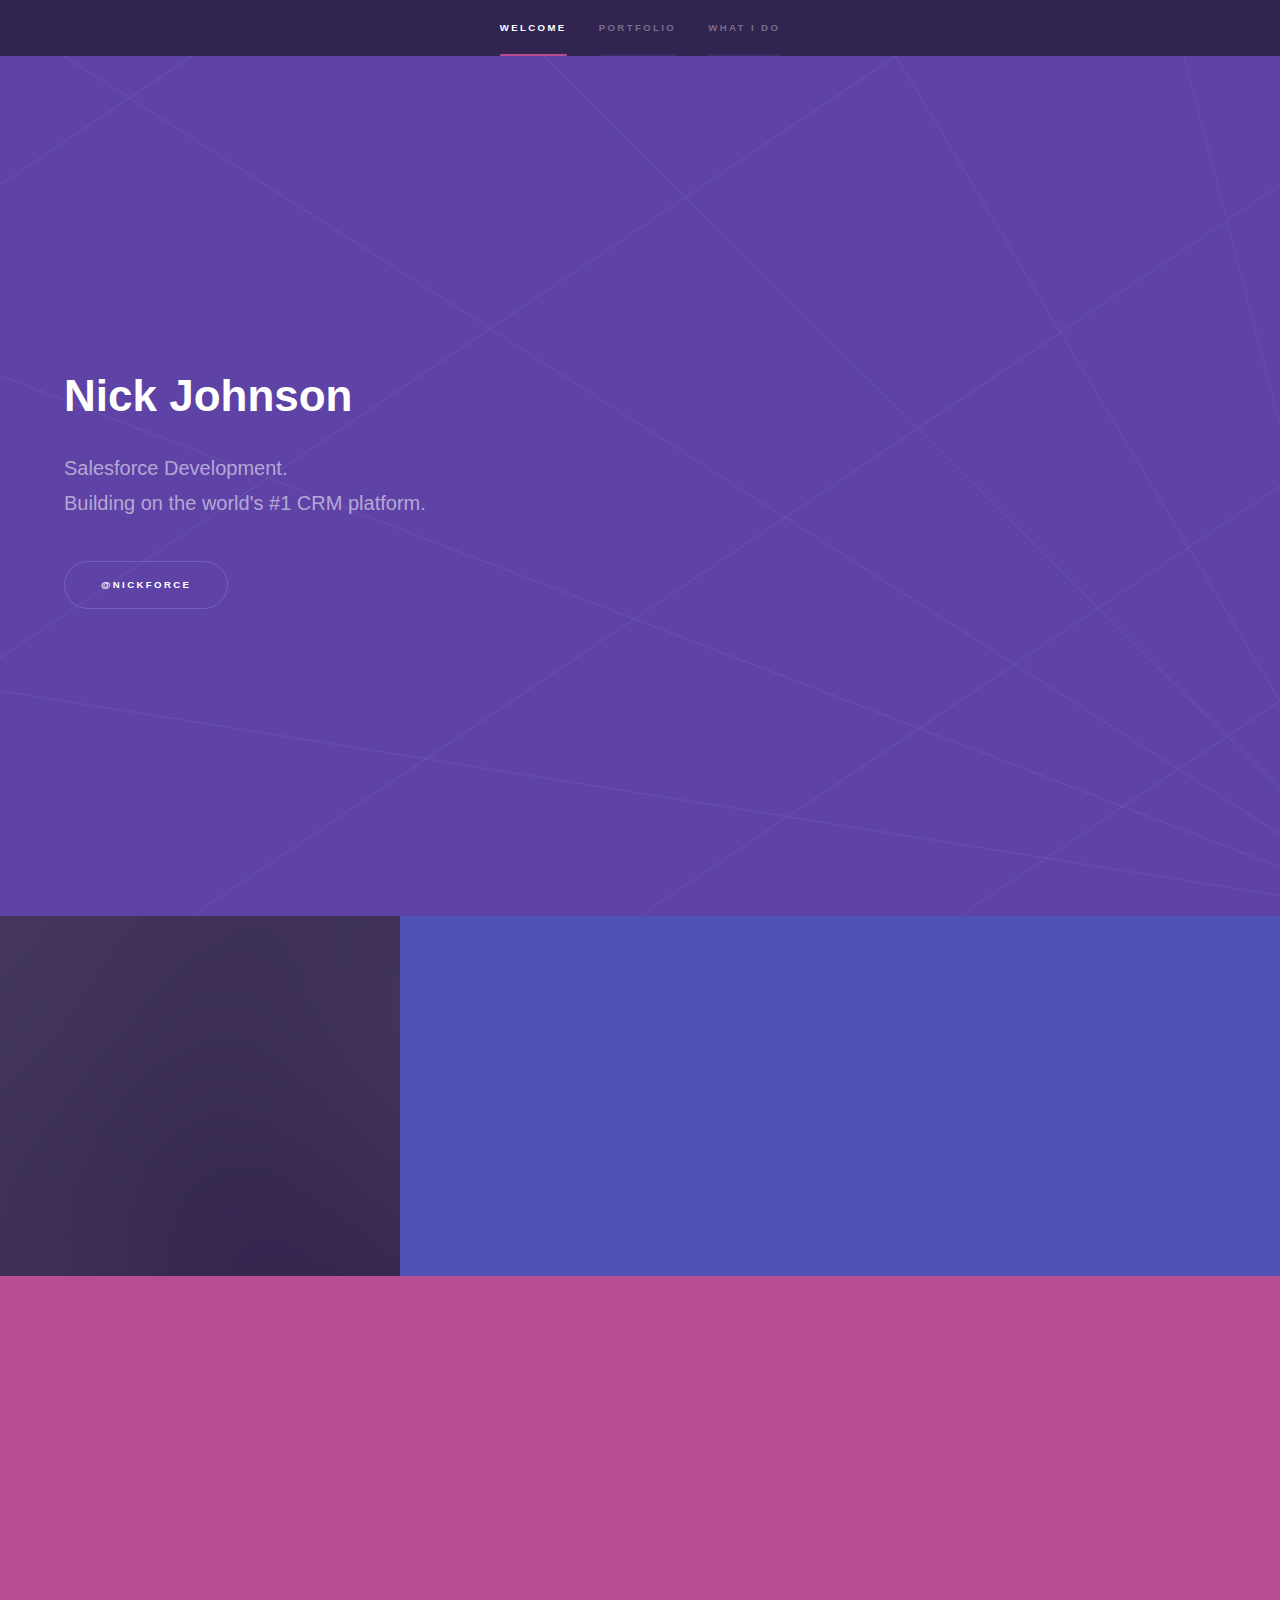
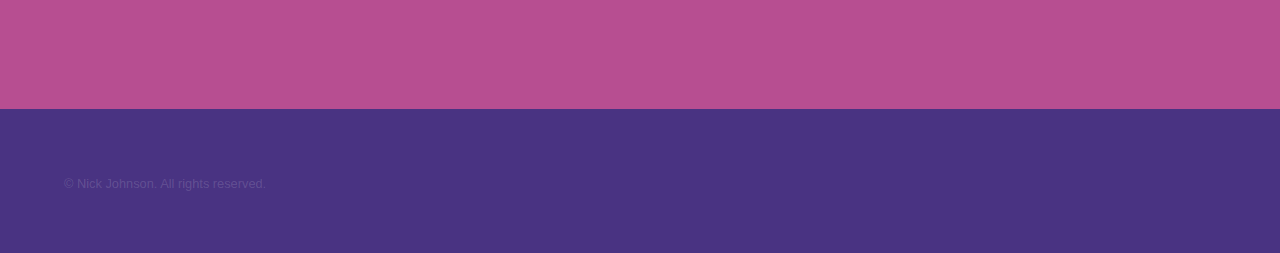
<file: index.html>
<!DOCTYPE HTML>
<!--
	Hyperspace by HTML5 UP
	html5up.net | @ajlkn
	Free for personal and commercial use under the CCA 3.0 license (html5up.net/license)
-->
<html>
	<head>
		<!-- Global site tag (gtag.js) - Google Analytics -->
		<script async src="https://www.googletagmanager.com/gtag/js?id=UA-166650428-1"></script>
		<script>
		window.dataLayer = window.dataLayer || [];
		function gtag(){dataLayer.push(arguments);}
		gtag('js', new Date());

		gtag('config', 'UA-166650428-1');
		</script>
		<title>Nick Johnson - Kansas City - Salesforce Developer Consultant</title>
		<meta charset="utf-8" />
		<meta name="viewport" content="width=device-width, initial-scale=1, user-scalable=no" />
		<link rel="stylesheet" href="assets/css/main.css" />
		<noscript><link rel="stylesheet" href="assets/css/noscript.css" /></noscript>
	</head>
	<body class="is-preload">

		<!-- Sidebar -->
			<section id="sidebar">
				<div class="inner">
					<nav>
						<ul>
							<li><a href="#intro">Welcome</a></li>
							<li><a href="#one">Portfolio</a></li>
							<li><a href="#two">What I do</a></li><!--
							<li><a href="#three">Get in touch</a></li> -->
						</ul>
					</nav>
				</div>
			</section>

		<!-- Wrapper -->
			<div id="wrapper">

				<!-- Intro -->
					<section id="intro" class="wrapper style1 fullscreen fade-up">
						<div class="inner">
							<h1>Nick Johnson</h1>
							<p>Salesforce Development.<br/> Building on the world's #1 CRM platform.</p>
							<ul class="actions">
								<li><a href="https://twitter.com/nickforce" class="button scrolly">@nickforce</a></li>
							</ul>
						</div>
					</section>
					<section id="one" class="wrapper style2 spotlights">
						<section>
							<a href="NickJohnsonResume.docx" class="image"><img src="images/pic01.jpg" alt="" data-position="center center" /></a>
							
							<div class="content">
								<div class="inner">
									<h2>Resume</h2>
									<p>Client project snapshots and overview of skills</p>
									<ul class="actions">
										<li><a href="NickJohnsonResume.docx" class="button">Download</a></li>
									</ul>
								</div>
							</div>
						</section>
						
					</section> 
				<!-- One 
					<section id="one" class="wrapper style2 spotlights">
						<section>
							<a href="#" class="image"><img src="images/pic01.jpg" alt="" data-position="center center" /></a>
							<div class="content">
								<div class="inner">
									<h2>Sed ipsum dolor</h2>
									<p>Phasellus convallis elit id ullamcorper pulvinar. Duis aliquam turpis mauris, eu ultricies erat malesuada quis. Aliquam dapibus.</p>
									<ul class="actions">
										<li><a href="generic.html" class="button">Learn more</a></li>
									</ul>
								</div>
							</div>
						</section>
						<section>
							<a href="#" class="image"><img src="images/pic02.jpg" alt="" data-position="top center" /></a>
							<div class="content">
								<div class="inner">
									<h2>Feugiat consequat</h2>
									<p>Phasellus convallis elit id ullamcorper pulvinar. Duis aliquam turpis mauris, eu ultricies erat malesuada quis. Aliquam dapibus.</p>
									<ul class="actions">
										<li><a href="generic.html" class="button">Learn more</a></li>
									</ul>
								</div>
							</div>
						</section>
						<section>
							<a href="#" class="image"><img src="images/pic03.jpg" alt="" data-position="25% 25%" /></a>
							<div class="content">
								<div class="inner">
									<h2>Ultricies aliquam</h2>
									<p>Phasellus convallis elit id ullamcorper pulvinar. Duis aliquam turpis mauris, eu ultricies erat malesuada quis. Aliquam dapibus.</p>
									<ul class="actions">
										<li><a href="generic.html" class="button">Learn more</a></li>
									</ul>
								</div>
							</div>
						</section>
					</section> 
				-->
				<!-- Two -->
					<section id="two" class="wrapper style3 fade-up">
						<div class="inner">
							<h2>What I do</h2>
							<p>Working towards Salesforce Certified Technical Architect</p>
							<div class="features">
								<section>
									<span class="icon solid major fa-code"></span>
									<h3>Leveraging the Salesforce Platform</h3>
									<p><a href="https://code-developer-edition.na73.force.com/myTrailBlazer" class="button scrolly">DEVELOPMENT ORG</a></p>
								</section>
								<!-- <section>
									<span class="icon solid major fa-lock"></span>
									<h3>Aliquam sed nullam</h3>
									<p>Phasellus convallis elit id ullam corper amet et pulvinar. Duis aliquam turpis mauris, sed ultricies erat dapibus.</p>
								</section>
								<section>
									<span class="icon solid major fa-cog"></span>
									<h3>Sed erat ullam corper</h3>
									<p>Phasellus convallis elit id ullam corper amet et pulvinar. Duis aliquam turpis mauris, sed ultricies erat dapibus.</p>
								</section>
								<section>
									<span class="icon solid major fa-desktop"></span>
									<h3>Veroeros quis lorem</h3>
									<p>Phasellus convallis elit id ullam corper amet et pulvinar. Duis aliquam turpis mauris, sed ultricies erat dapibus.</p>
								</section>
								<section>
									<span class="icon solid major fa-link"></span>
									<h3>Urna quis bibendum</h3>
									<p>Phasellus convallis elit id ullam corper amet et pulvinar. Duis aliquam turpis mauris, sed ultricies erat dapibus.</p>
								</section> -->
								<section>
									<span class="icon major fa-gem"></span>
									<h3>Documenting Technology Topics</h3>
									<p><a href="http://nickforce.blogspot.com/" class="button scrolly">Blog</a></p>
								</section>
							</div>
							<!-- <ul class="actions">
								<li><a href="generic.html" class="button">Learn more</a></li>
							</ul> -->
						</div>
					</section>

				<!-- Three -->
					<!-- <section id="three" class="wrapper style1 fade-up">
						<div class="inner">
							<h2>Get in touch</h2>
							<p>Phasellus convallis elit id ullamcorper pulvinar. Duis aliquam turpis mauris, eu ultricies erat malesuada quis. Aliquam dapibus, lacus eget hendrerit bibendum, urna est aliquam sem, sit amet imperdiet est velit quis lorem.</p>
							<div class="split style1">
								<section>
									<form method="post" action="#">
										<div class="fields">
											<div class="field half">
												<label for="name">Name</label>
												<input type="text" name="name" id="name" />
											</div>
											<div class="field half">
												<label for="email">Email</label>
												<input type="text" name="email" id="email" />
											</div>
											<div class="field">
												<label for="message">Message</label>
												<textarea name="message" id="message" rows="5"></textarea>
											</div>
										</div>
										<ul class="actions">
											<li><a href="" class="button submit">Send Message</a></li>
										</ul>
									</form>
								</section>
								<section>
									<ul class="contact">
										<li>
											<h3>Address</h3>
											<span>12345 Somewhere Road #654<br />
											Nashville, TN 00000-0000<br />
											USA</span>
										</li>
										<li>
											<h3>Email</h3>
											<a href="#">user@untitled.tld</a>
										</li>
										<li>
											<h3>Phone</h3>
											<span>(000) 000-0000</span>
										</li>
										<li>
											<h3>Social</h3>
											<ul class="icons">
												<li><a href="#" class="icon brands fa-twitter"><span class="label">Twitter</span></a></li>
												<li><a href="#" class="icon brands fa-facebook-f"><span class="label">Facebook</span></a></li>
												<li><a href="#" class="icon brands fa-github"><span class="label">GitHub</span></a></li>
												<li><a href="#" class="icon brands fa-instagram"><span class="label">Instagram</span></a></li>
												<li><a href="#" class="icon brands fa-linkedin-in"><span class="label">LinkedIn</span></a></li>
											</ul>
										</li>
									</ul>
								</section>
							</div>
						</div>
					</section> -->

			</div>

		<!-- Footer -->
			<footer id="footer" class="wrapper style1-alt">
				<div class="inner">
					<ul class="menu">
						<li>&copy; Nick Johnson. All rights reserved.</li>
					</ul>
				</div>
			</footer>

		<!-- Scripts -->
			<script src="assets/js/jquery.min.js"></script>
			<script src="assets/js/jquery.scrollex.min.js"></script>
			<script src="assets/js/jquery.scrolly.min.js"></script>
			<script src="assets/js/browser.min.js"></script>
			<script src="assets/js/breakpoints.min.js"></script>
			<script src="assets/js/util.js"></script>
			<script src="assets/js/main.js"></script>


			

	</body>
</html>
</file>
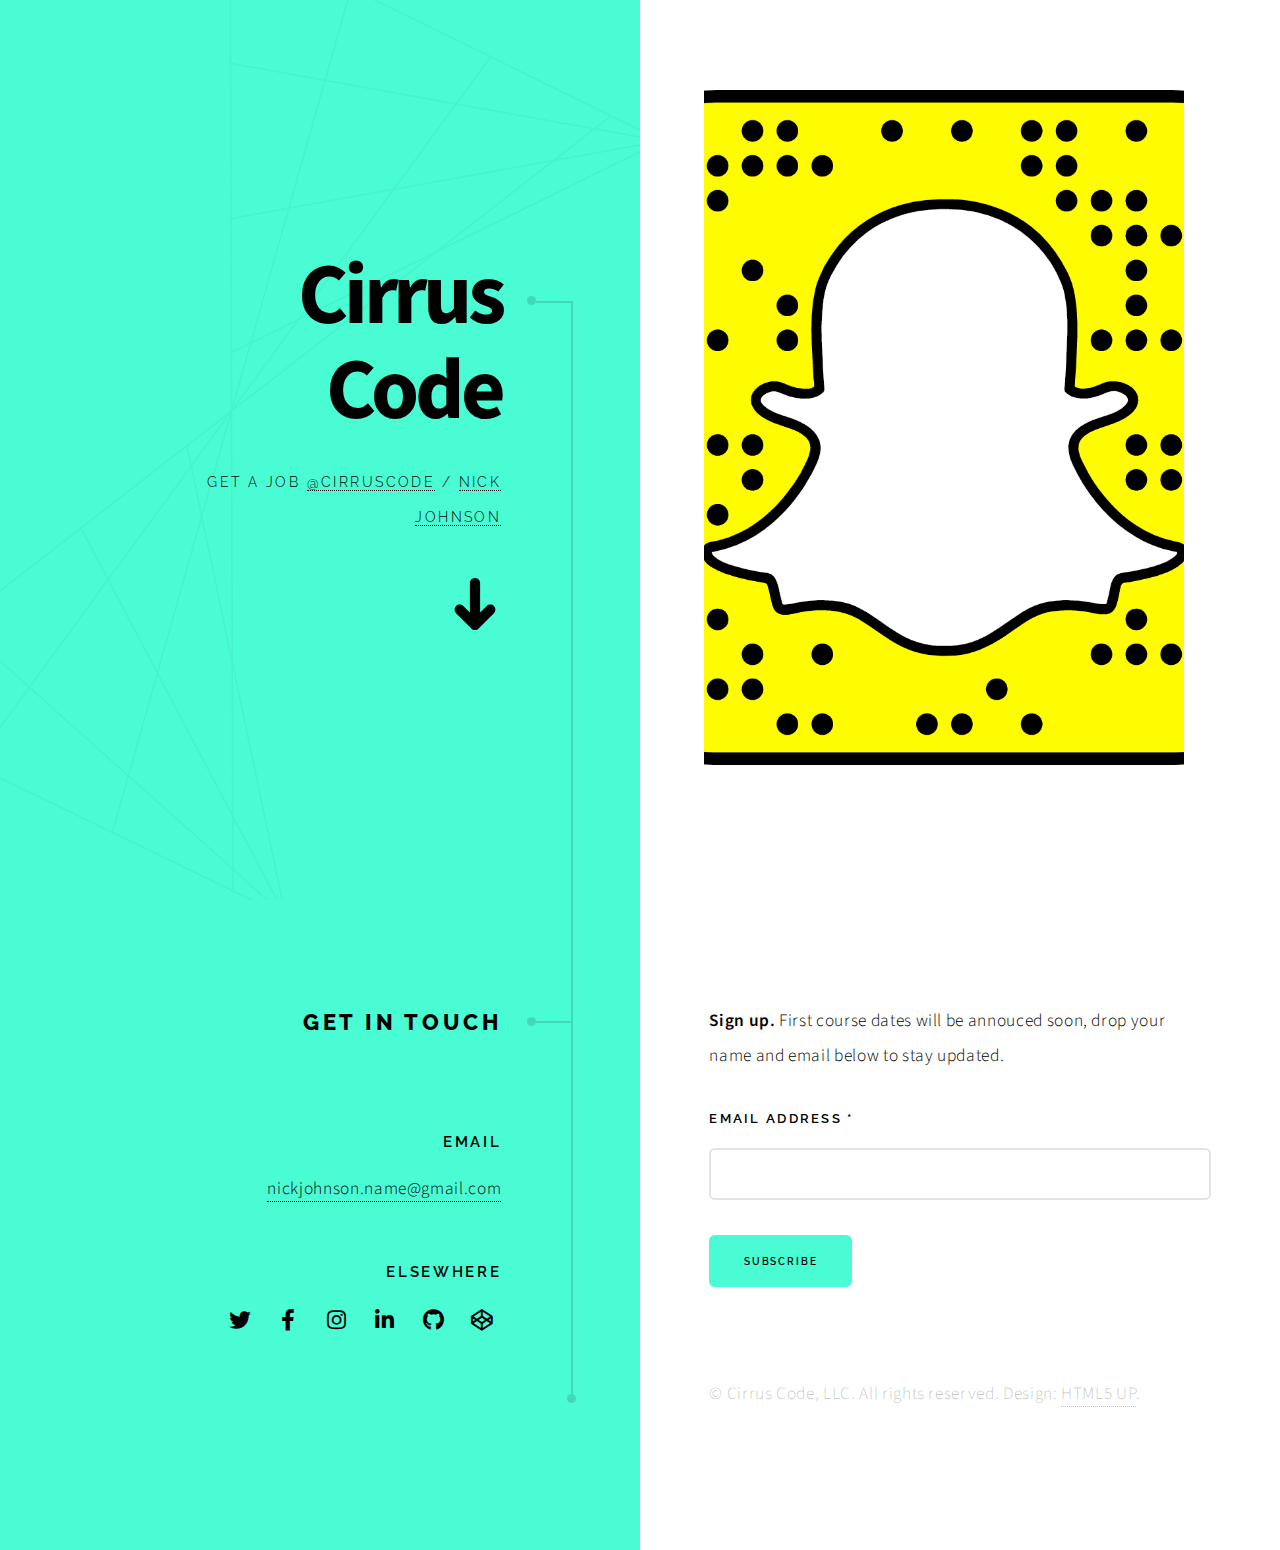
<file: html5up-paradigm-shift/index.html>
<!DOCTYPE HTML>
<!--
	Paradigm Shift by HTML5 UP
	html5up.net | @ajlkn
	Free for personal and commercial use under the CCA 3.0 license (html5up.net/license)
-->
<html>
	<head>
		<!-- Global site tag (gtag.js) - Google Analytics -->
<script async src="https://www.googletagmanager.com/gtag/js?id=UA-150431676-1"></script>
<script>
  window.dataLayer = window.dataLayer || [];
  function gtag(){dataLayer.push(arguments);}
  gtag('js', new Date());

  gtag('config', 'UA-150431676-1');
</script>

		<title>Cirrus Code - is hiring</title>
		<meta charset="utf-8" />
		<meta name="viewport" content="width=device-width, initial-scale=1, user-scalable=no" />
		<meta name="description" content="" />
		<meta name="keywords" content="" />
		<link rel="stylesheet" href="assets/css/main.css" />
	</head>
	<style>
		.image.fill img {
			height: 75%;
			left: 10%;
			position: absolute;
			top: 10%;
			width: 75%;
		}
	</style>
	<body class="is-preload">

		<!-- Wrapper -->
			<div id="wrapper">

				<!-- Intro -->
					<section class="intro">
						<header>
							<h1>Cirrus Code</h1>
							<p>get a job <a href="https://facebook.com/cirruscode">@cirruscode</a> / <a href="https://nickjohnson.name">nick johnson</a></p>
							<ul class="actions">
								<li><a href="#mce-EMAIL" class="arrow scrolly"><span class="label">Next</span></a></li>
							</ul>
						</header>
						<div class="content">
							<span class="image fill" data-position="center"><img src="images/snapcode.png" alt="" /></span>
						</div>
					</section>

				<!-- Section 
					<section id="first">
						<header>
							<h2>Magna sed nullam nisl adipiscing</h2>
						</header>
						<div class="content">
							<p><strong>Lorem ipsum dolor</strong> sit amet consectetur adipiscing elit. Duis dapibus rutrum facilisis. Class aptent taciti sociosqu ad litora torquent per conubia nostra, per inceptos himenaeos. Etiam tristique libero eu nibh porttitor amet fermentum. Nullam venenatis erat id vehicula ultrices sed ultricies condimentum. Magna sed etiam consequat, et lorem adipiscing sed nulla. Volutpat nisl et tempus et dolor libero, feugiat magna tempus, sed et lorem adipiscing.</p>
							<span class="image main"><img src="images/pic02.jpg" alt="" /></span>
						</div>
					</section>
				-->
				<!-- Section 
					<section>
						<header>
							<h2>Feugiat consequat tempus ultrices</h2>
						</header>
						<div class="content">
							<p><strong>Etiam tristique libero</strong> eu nibh porttitor amet fermentum. Nullam venenatis erat id vehicula ultrices sed ultricies condimentum.</p>
							<ul class="feature-icons">
								<li class="icon solid fa-laptop">Consequat tempus</li>
								<li class="icon solid fa-bolt">Etiam adipiscing</li>
								<li class="icon solid fa-signal">Libero nullam</li>
								<li class="icon solid fa-cog">Blandit condimentum</li>
								<li class="icon solid fa-map-marker-alt">Lorem ipsum dolor</li>
								<li class="icon solid fa-code">Nibh amet venenatis</li>
							</ul>
							<p>Vehicula ultrices sed ultricies condimentum. Magna sed etiam consequat, et lorem adipiscing sed nulla. Volutpat nisl et tempus et dolor libero, feugiat magna tempus, sed et lorem adipiscing.</p>
						</div>
					</section>
				-->
				<!-- Section
					<section>
						<header>
							<h2>Ultrices erat magna sed condimentum</h2>
						</header>
						<div class="content">
							<p><strong>Integer mollis egestas</strong> nam maximus erat id euismod egestas. Pellentesque sapien ac quam. Lorem ipsum dolor sit nullam.</p>
						-->
							<!-- Section 
								<section>
									<header>
										<h3>Erat aliquam</h3>
										<p>Vehicula ultrices dolor amet ultricies et condimentum. Magna sed etiam consequat, et lorem adipiscing sed dolor sit amet, consectetur amet do eiusmod tempor incididunt  ipsum suspendisse ultrices gravida.</p>
									</header>
									<div class="content">
										<div class="gallery">
											<a href="images/gallery/fulls/01.jpg" class="landscape"><img src="images/gallery/thumbs/01.jpg" alt="" /></a>
											<a href="images/gallery/fulls/02.jpg"><img src="images/gallery/thumbs/02.jpg" alt="" /></a>
											<a href="images/gallery/fulls/03.jpg"><img src="images/gallery/thumbs/03.jpg" alt="" /></a>
											<a href="images/gallery/fulls/04.jpg" class="landscape"><img src="images/gallery/thumbs/04.jpg" alt="" /></a>
										</div>
									</div>
								</section>
							-->
							<!-- Section
								<section>
									<header>
										<h3>Nisl consequat</h3>
										<p>Aenean ornare velit lacus, ac varius enim ullamcorper eu. Proin aliquam sed facilisis ante interdum congue. Integer mollis, nisl amet convallis, porttitor magna ullamcorper, amet mauris. Ut magna finibus nisi nec lacinia ipsum maximus.</p>
									</header>
									<div class="content">
										<div class="gallery">
											<a href="images/gallery/fulls/05.jpg" class="landscape"><img src="images/gallery/thumbs/05.jpg" alt="" /></a>
											<a href="images/gallery/fulls/06.jpg"><img src="images/gallery/thumbs/06.jpg" alt="" /></a>
											<a href="images/gallery/fulls/07.jpg"><img src="images/gallery/thumbs/07.jpg" alt="" /></a>
										</div>
									</div>
								</section>
							-->
							<!-- Section 
								<section>
									<header>
										<h3>Lorem gravida</h3>
										<p>Proin aliquam facilisis ante interdum. Sed nulla amet lorem feugiat tempus aenean ornare velit lacus, ac varius sed enim lorem ullamcorper dolore.  ac varius enim lorem ullamcorper dolore. Proin aliquam facilisis.</p>
									</header>
									<div class="content">
										<div class="gallery">
											<a href="images/gallery/fulls/08.jpg" class="portrait"><img src="images/gallery/thumbs/08.jpg" alt="" /></a>
											<a href="images/gallery/fulls/09.jpg" class="portrait"><img src="images/gallery/thumbs/09.jpg" alt="" /></a>
											<a href="images/gallery/fulls/10.jpg" class="landscape"><img src="images/gallery/thumbs/10.jpg" alt="" /></a>
										</div>
									</div>
								</section>
							
						</div>
					</section>
				-->
				<!-- Section 
					<section>
						<header>
							<h2>Duis sed adpiscing veroeros amet</h2>
						</header>
						<div class="content">
							<p><strong>Proin tempus feugiat</strong> sed varius enim lorem ullamcorper dolore aliquam aenean ornare velit lacus, ac varius enim lorem ullamcorper dolore.</p>
							<ul class="actions">
								<li><a href="#" class="button primary large">Get Started</a></li>
								<li><a href="#" class="button large">Learn More</a></li>
							</ul>
						</div>
					</section>
				-->
				<!-- Elements -->
				<!--
					<section>
						<header>
							<h2>Elements</h2>
						</header>
						<div class="content">

							<section>
								<header>
									<h3>Text</h3>
								</header>
								<div class="content">
									<p>This is <b>bold</b> and this is <strong>strong</strong>. This is <i>italic</i> and this is <em>emphasized</em>.
									This is <sup>superscript</sup> text and this is <sub>subscript</sub> text.
									This is <u>underlined</u> and this is code: <code>for (;;) { ... }</code>. Finally, <a href="#">this is a link</a>.</p>
									<hr />
									<h2>Heading Level 2</h2>
									<h3>Heading Level 3</h3>
									<h4>Heading Level 4</h4>
									<h5>Heading Level 5</h5>
									<hr />
									<h5>Blockquote</h5>
									<blockquote>Fringilla nisl. Donec accumsan interdum nisi, quis tincidunt felis sagittis eget tempus euismod. Vestibulum ante ipsum primis in faucibus vestibulum. Blandit adipiscing eu felis iaculis volutpat ac adipiscing accumsan faucibus. Vestibulum ante ipsum primis in faucibus lorem ipsum dolor sit amet nullam adipiscing eu felis.</blockquote>
									<h5>Preformatted</h5>
									<pre><code>i = 0;

while (!deck.isInOrder()) {
  print 'Iteration ' + i;
  deck.shuffle();
  i++;
}

print 'Sorted in ' + i + ' iterations.';</code></pre>
								</div>
							</section>

							<section>
								<header>
									<h3>Lists</h3>
								</header>
								<div class="content">

									<h4>Unordered</h4>
									<ul>
										<li>Dolor pulvinar etiam.</li>
										<li>Sagittis adipiscing.</li>
										<li>Felis enim feugiat.</li>
									</ul>

									<h4>Alternate</h4>
									<ul class="alt">
										<li>Dolor pulvinar etiam.</li>
										<li>Sagittis adipiscing.</li>
										<li>Felis enim feugiat.</li>
									</ul>

									<h4>Ordered</h4>
									<ol>
										<li>Dolor pulvinar etiam.</li>
										<li>Etiam vel felis viverra.</li>
										<li>Felis enim feugiat.</li>
										<li>Dolor pulvinar etiam.</li>
										<li>Etiam vel felis lorem.</li>
										<li>Felis enim et feugiat.</li>
									</ol>
									<h4>Icons</h4>
									<ul class="icons">
										<li><a href="#" class="icon brands fa-twitter"><span class="label">Twitter</span></a></li>
										<li><a href="#" class="icon brands fa-facebook-f"><span class="label">Facebook</span></a></li>
										<li><a href="#" class="icon brands fa-instagram"><span class="label">Instagram</span></a></li>
										<li><a href="#" class="icon brands fa-github"><span class="label">Github</span></a></li>
									</ul>

									<h4>Actions</h4>
									<ul class="actions">
										<li><a href="#" class="button primary">Default</a></li>
										<li><a href="#" class="button">Default</a></li>
									</ul>
									<ul class="actions stacked">
										<li><a href="#" class="button primary">Default</a></li>
										<li><a href="#" class="button">Default</a></li>
									</ul>
								</div>
							</section>

							<section>
								<header>
									<h3>Table</h3>
								</header>
								<div class="content">
									<h4>Default</h4>
									<div class="table-wrapper">
										<table>
											<thead>
												<tr>
													<th>Name</th>
													<th>Description</th>
													<th>Price</th>
												</tr>
											</thead>
											<tbody>
												<tr>
													<td>Item One</td>
													<td>Ante turpis integer aliquet porttitor.</td>
													<td>29.99</td>
												</tr>
												<tr>
													<td>Item Two</td>
													<td>Vis ac commodo adipiscing arcu aliquet.</td>
													<td>19.99</td>
												</tr>
												<tr>
													<td>Item Three</td>
													<td> Morbi faucibus arcu accumsan lorem.</td>
													<td>29.99</td>
												</tr>
												<tr>
													<td>Item Four</td>
													<td>Vitae integer tempus condimentum.</td>
													<td>19.99</td>
												</tr>
												<tr>
													<td>Item Five</td>
													<td>Ante turpis integer aliquet porttitor.</td>
													<td>29.99</td>
												</tr>
											</tbody>
											<tfoot>
												<tr>
													<td colspan="2"></td>
													<td>100.00</td>
												</tr>
											</tfoot>
										</table>
									</div>

									<h4>Alternate</h4>
									<div class="table-wrapper">
										<table class="alt">
											<thead>
												<tr>
													<th>Name</th>
													<th>Description</th>
													<th>Price</th>
												</tr>
											</thead>
											<tbody>
												<tr>
													<td>Item One</td>
													<td>Ante turpis integer aliquet porttitor.</td>
													<td>29.99</td>
												</tr>
												<tr>
													<td>Item Two</td>
													<td>Vis ac commodo adipiscing arcu aliquet.</td>
													<td>19.99</td>
												</tr>
												<tr>
													<td>Item Three</td>
													<td> Morbi faucibus arcu accumsan lorem.</td>
													<td>29.99</td>
												</tr>
												<tr>
													<td>Item Four</td>
													<td>Vitae integer tempus condimentum.</td>
													<td>19.99</td>
												</tr>
												<tr>
													<td>Item Five</td>
													<td>Ante turpis integer aliquet porttitor.</td>
													<td>29.99</td>
												</tr>
											</tbody>
											<tfoot>
												<tr>
													<td colspan="2"></td>
													<td>100.00</td>
												</tr>
											</tfoot>
										</table>
									</div>
								</div>
							</section>

							<section>
								<header>
									<h3>Buttons</h3>
								</header>
								<div class="content">
									<ul class="actions">
										<li><a href="#" class="button primary">Primary</a></li>
										<li><a href="#" class="button">Default</a></li>
									</ul>
									<ul class="actions">
										<li><a href="#" class="button large">Large</a></li>
										<li><a href="#" class="button">Default</a></li>
										<li><a href="#" class="button small">Small</a></li>
									</ul>
									<ul class="actions">
										<li><a href="#" class="button primary icon solid fa-download">Icon</a></li>
										<li><a href="#" class="button icon solid fa-download">Icon</a></li>
									</ul>
									<ul class="actions">
										<li><span class="button primary disabled">Disabled</span></li>
										<li><span class="button disabled">Disabled</span></li>
									</ul>
								</div>
							</section>

							<section>
								<header>
									<h3>Form</h3>
								</header>
								<div class="content">
									<form method="post" action="#">
										<div class="fields">
											<div class="field half">
												<label for="demo-name">Name</label>
												<input type="text" name="demo-name" id="demo-name" value="" placeholder="Jane Doe" />
											</div>
											<div class="field half">
												<label for="demo-email">Email</label>
												<input type="email" name="demo-email" id="demo-email" value="" placeholder="jane@untitled.tld" />
											</div>
											<div class="field">
												<label for="demo-category">Category</label>
												<select name="demo-category" id="demo-category">
													<option value="">-</option>
													<option value="1">Manufacturing</option>
													<option value="1">Shipping</option>
													<option value="1">Administration</option>
													<option value="1">Human Resources</option>
												</select>
											</div>
											<div class="field half">
												<input type="radio" id="demo-priority-low" name="demo-priority" checked>
												<label for="demo-priority-low">Low</label>
											</div>
											<div class="field half">
												<input type="radio" id="demo-priority-high" name="demo-priority">
												<label for="demo-priority-high">High</label>
											</div>
											<div class="field half">
												<input type="checkbox" id="demo-copy" name="demo-copy">
												<label for="demo-copy">Email me a copy</label>
											</div>
											<div class="field half">
												<input type="checkbox" id="demo-human" name="demo-human" checked>
												<label for="demo-human">Not a robot</label>
											</div>
											<div class="field">
												<label for="demo-message">Message</label>
												<textarea name="demo-message" id="demo-message" placeholder="Enter your message" rows="6"></textarea>
											</div>
										</div>
										<ul class="actions">
											<li><input type="submit" value="Send Message" class="primary" /></li>
											<li><input type="reset" value="Reset" /></li>
										</ul>
									</form>
								</div>
							</section>

						</div>
					</section>
				-->

				<!-- Section -->
					<section>
						<header>
							<h2>Get in touch</h2>
						</header>
						<div class="content">
							<p><strong>Sign up.</strong> First course dates will be annouced soon, drop your name and email below to stay updated.</p>
							<!-- <form>
								<div class="fields">
									<div class="field half">
										<input type="text" name="name" id="name" placeholder="Name" />
									</div>
									<div class="field half">
										<input type="email" name="email" id="email" placeholder="Email" />
									</div>
									<div class="field">
										<textarea name="message" id="message" placeholder="Message" rows="7"></textarea>
									</div>
								</div>
								<ul class="actions">
									<li><input type="submit" value="Send Message" class="button primary" /></li>
								</ul>
							</form> -->


							<!-- Begin Mailchimp Signup Form -->
<div id="mc_embed_signup">
	<form action="https://gmail.us20.list-manage.com/subscribe/post?u=1ca612a2a7ec018593f003822&amp;id=a73e7a2c53" method="post" id="mc-embedded-subscribe-form" name="mc-embedded-subscribe-form" class="validate" target="_blank" novalidate>
		<div id="mc_embed_signup_scroll">
		
	<!-- <div class="indicates-required"><span class="asterisk">*</span> indicates required</div> -->
	<div class="mc-field-group">
		<label for="mce-EMAIL">Email Address  <span class="asterisk">*</span>
	</label>
		<input type="email" value="" name="EMAIL" class="required email" id="mce-EMAIL">
	</div>
		<div id="mce-responses" class="clear">
			<div class="response" id="mce-error-response" style="display:none"></div>
			<div class="response" id="mce-success-response" style="display:none"></div>
		</div>    <!-- real people should not fill this in and expect good things - do not remove this or risk form bot signups-->
		<div style="position: absolute; left: -5000px;" aria-hidden="true"><input type="text" name="b_1ca612a2a7ec018593f003822_a73e7a2c53" tabindex="-1" value=""></div>
		<div class="clear"><br/><input type="submit" value="Subscribe" name="subscribe" id="mc-embedded-subscribe" class="button primary"></div>
		</div>
	</form>
	</div>
	
	<!--End mc_embed_signup-->




						</div>
						<footer>
							<ul class="items">
								<li>
									<h3>Email</h3>
									<a href="mailto:nickjohnson.name@gmail.com?subject=Code School Signup">nickjohnson.name@gmail.com</a>
								</li>
								<!--
								<li>
									<h3>Phone</h3>
									<a href="#">(000) 000-0000</a>
								</li>
								<li>
									<h3>Address</h3>
									<span>1234 Somewhere Road, Nashville, TN 00000</span>
								</li>
								-->
								<li>
									<h3>Elsewhere</h3>
									<ul class="icons">
										<li><a href="https://www.facebook.com/cirruscode" class="icon brands fa-twitter"><span class="label">Twitter</span></a></li>
										<li><a href="https://www.facebook.com/cirruscode" class="icon brands fa-facebook-f"><span class="label">Facebook</span></a></li>
										<li><a href="https://www.facebook.com/cirruscode" class="icon brands fa-instagram"><span class="label">Instagram</span></a></li>
										<li><a href="https://www.facebook.com/cirruscode" class="icon brands fa-linkedin-in"><span class="label">LinkedIn</span></a></li>
										<li><a href="https://www.facebook.com/cirruscode" class="icon brands fa-github"><span class="label">GitHub</span></a></li>
										<li><a href="https://www.facebook.com/cirruscode" class="icon brands fa-codepen"><span class="label">Codepen</span></a></li>
									</ul>
								</li>
							</ul>
						</footer>
					</section>

				<!-- Copyright -->
					<div class="copyright">&copy; Cirrus Code, LLC. All rights reserved. Design: <a href="https://html5up.net">HTML5 UP</a>.</div>

			</div>

		<!-- Scripts -->
			<script src="assets/js/jquery.min.js"></script>
			<script src="assets/js/jquery.scrolly.min.js"></script>
			<script src="assets/js/browser.min.js"></script>
			<script src="assets/js/breakpoints.min.js"></script>
			<script src="assets/js/util.js"></script>
			<script src="assets/js/main.js"></script>

	</body>
</html>
</file>
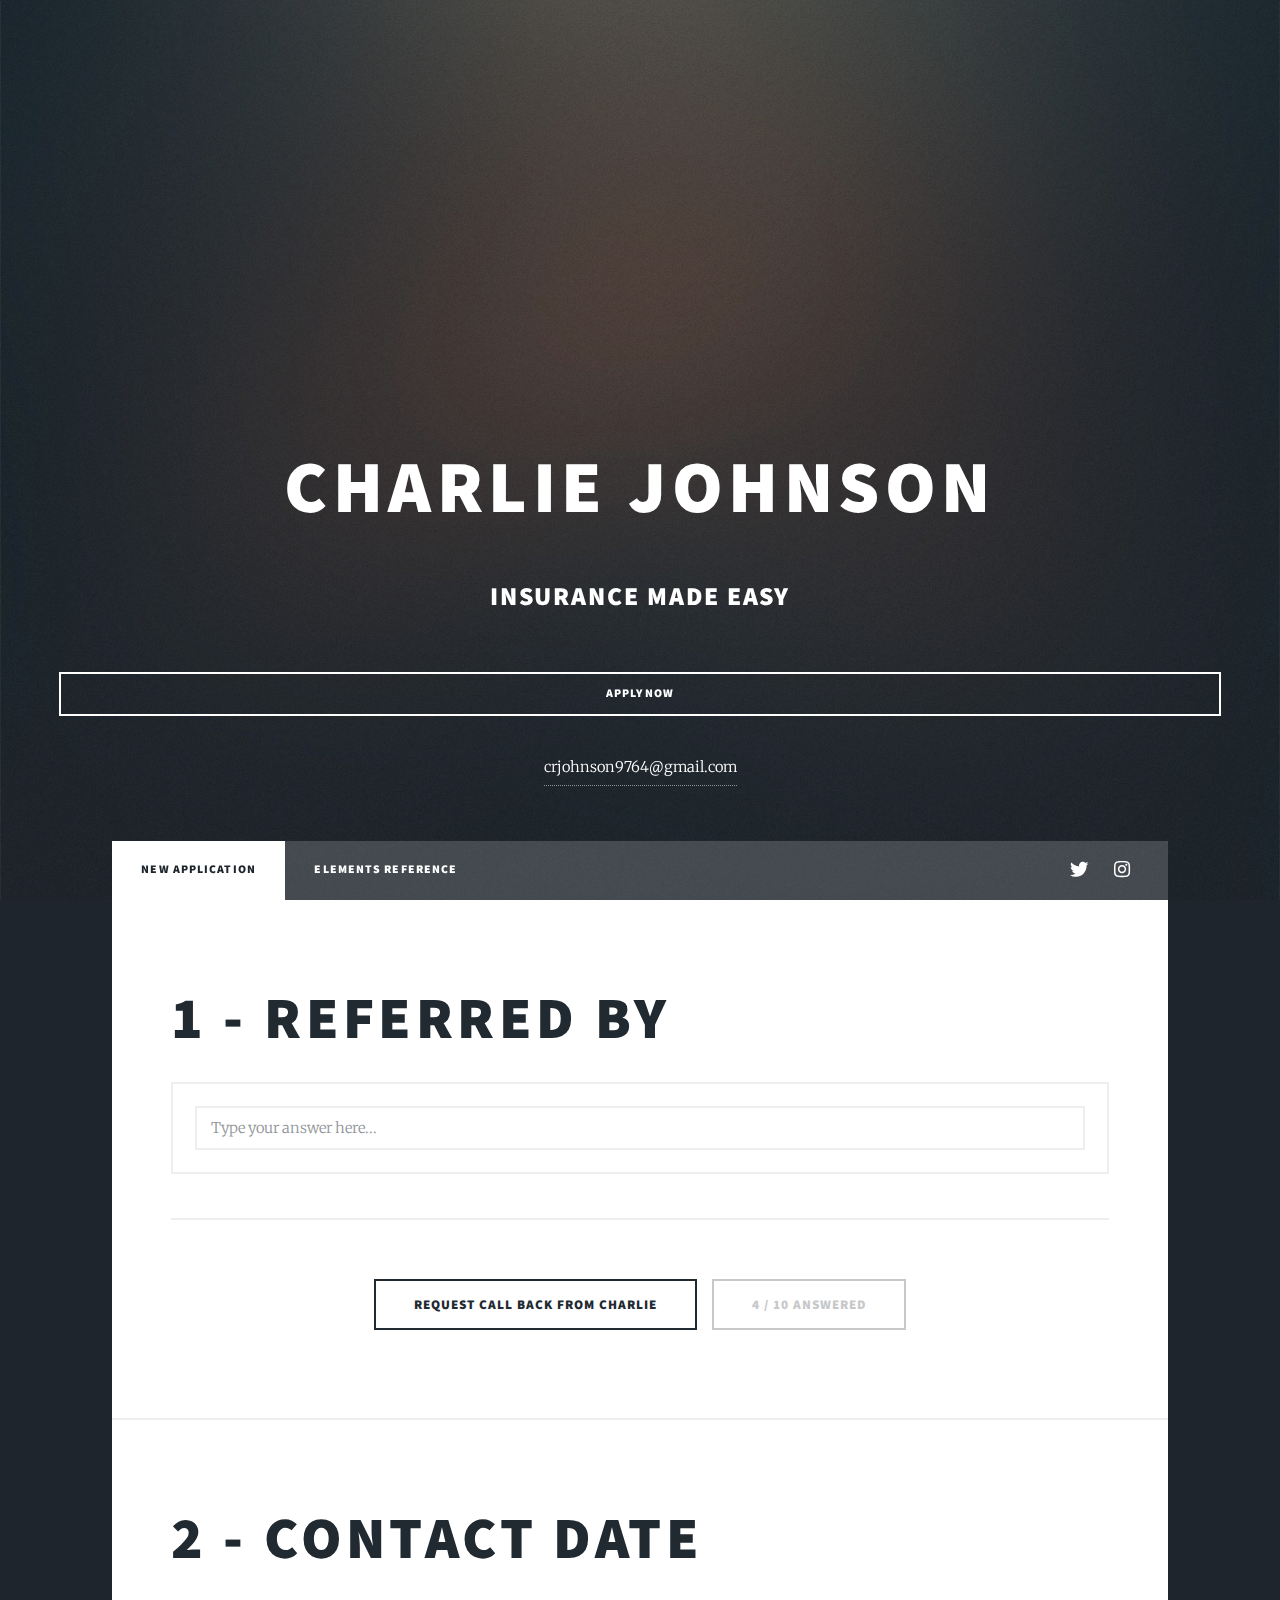
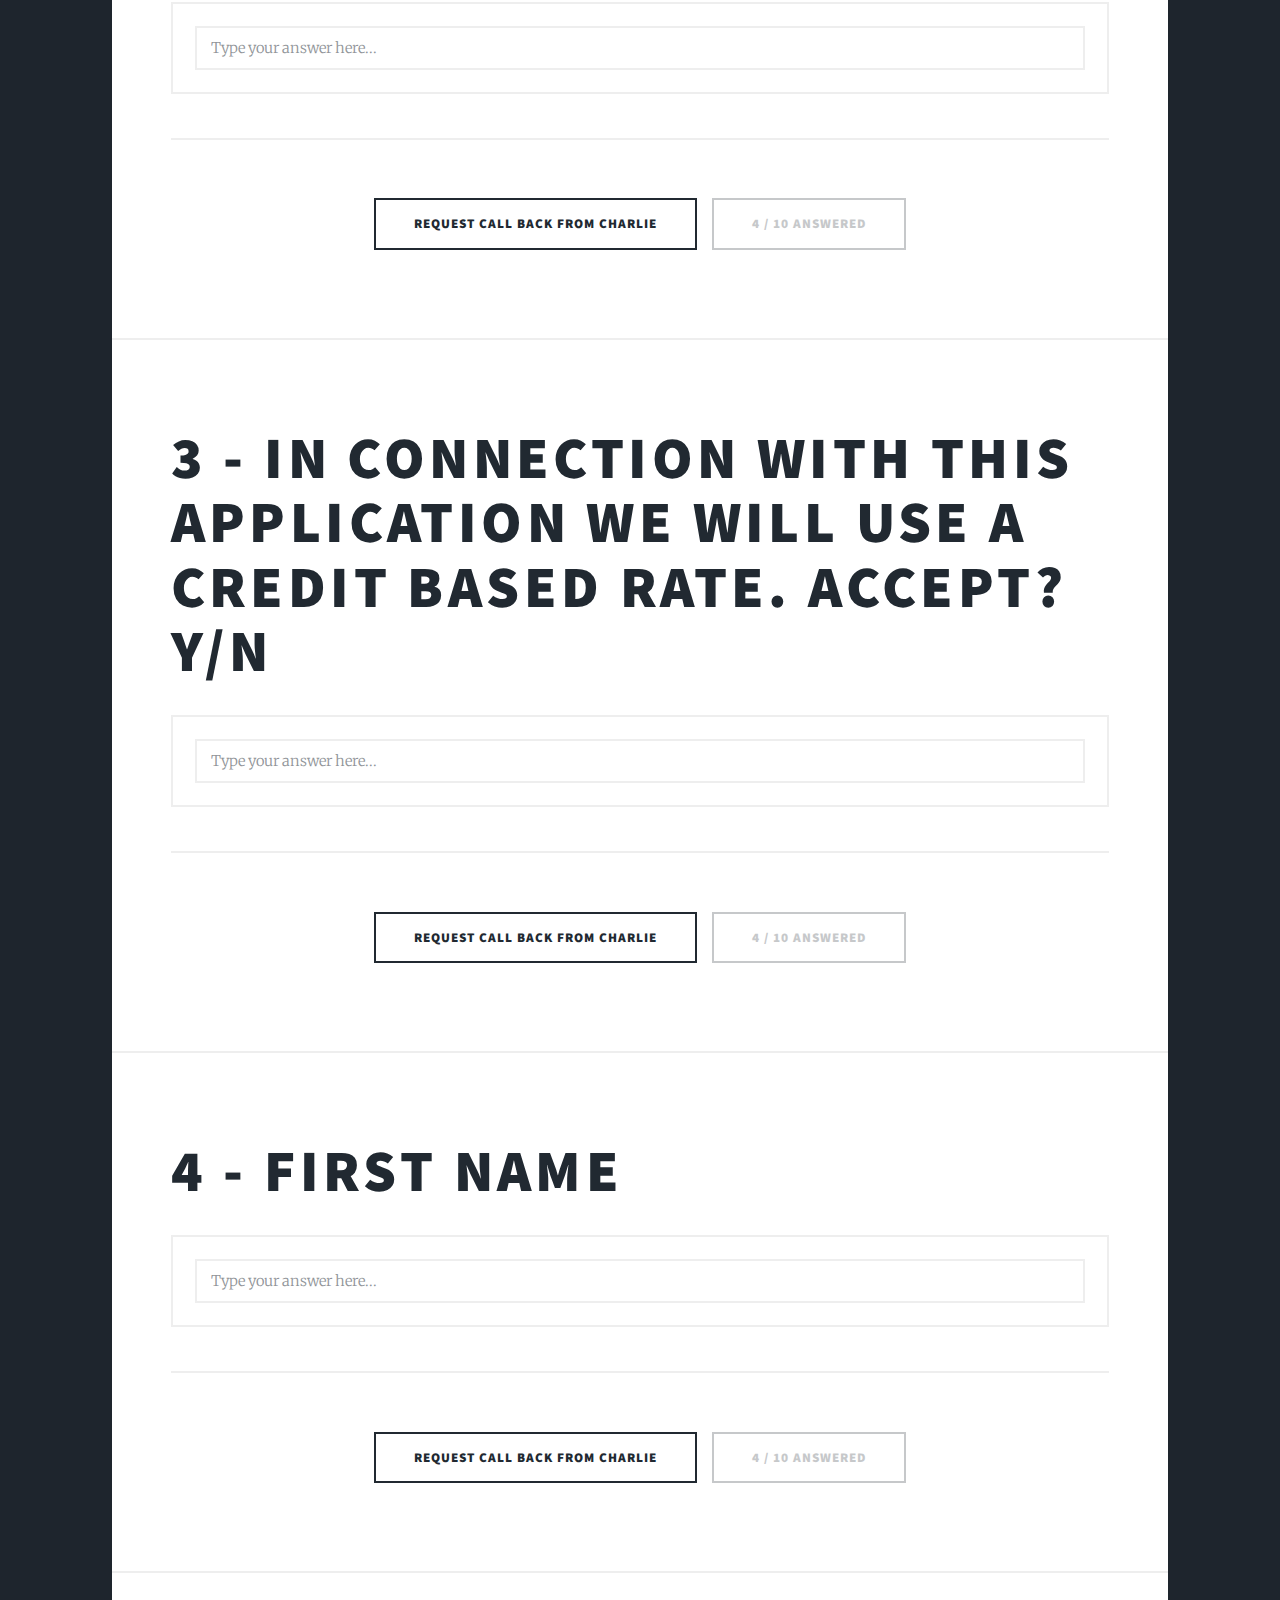
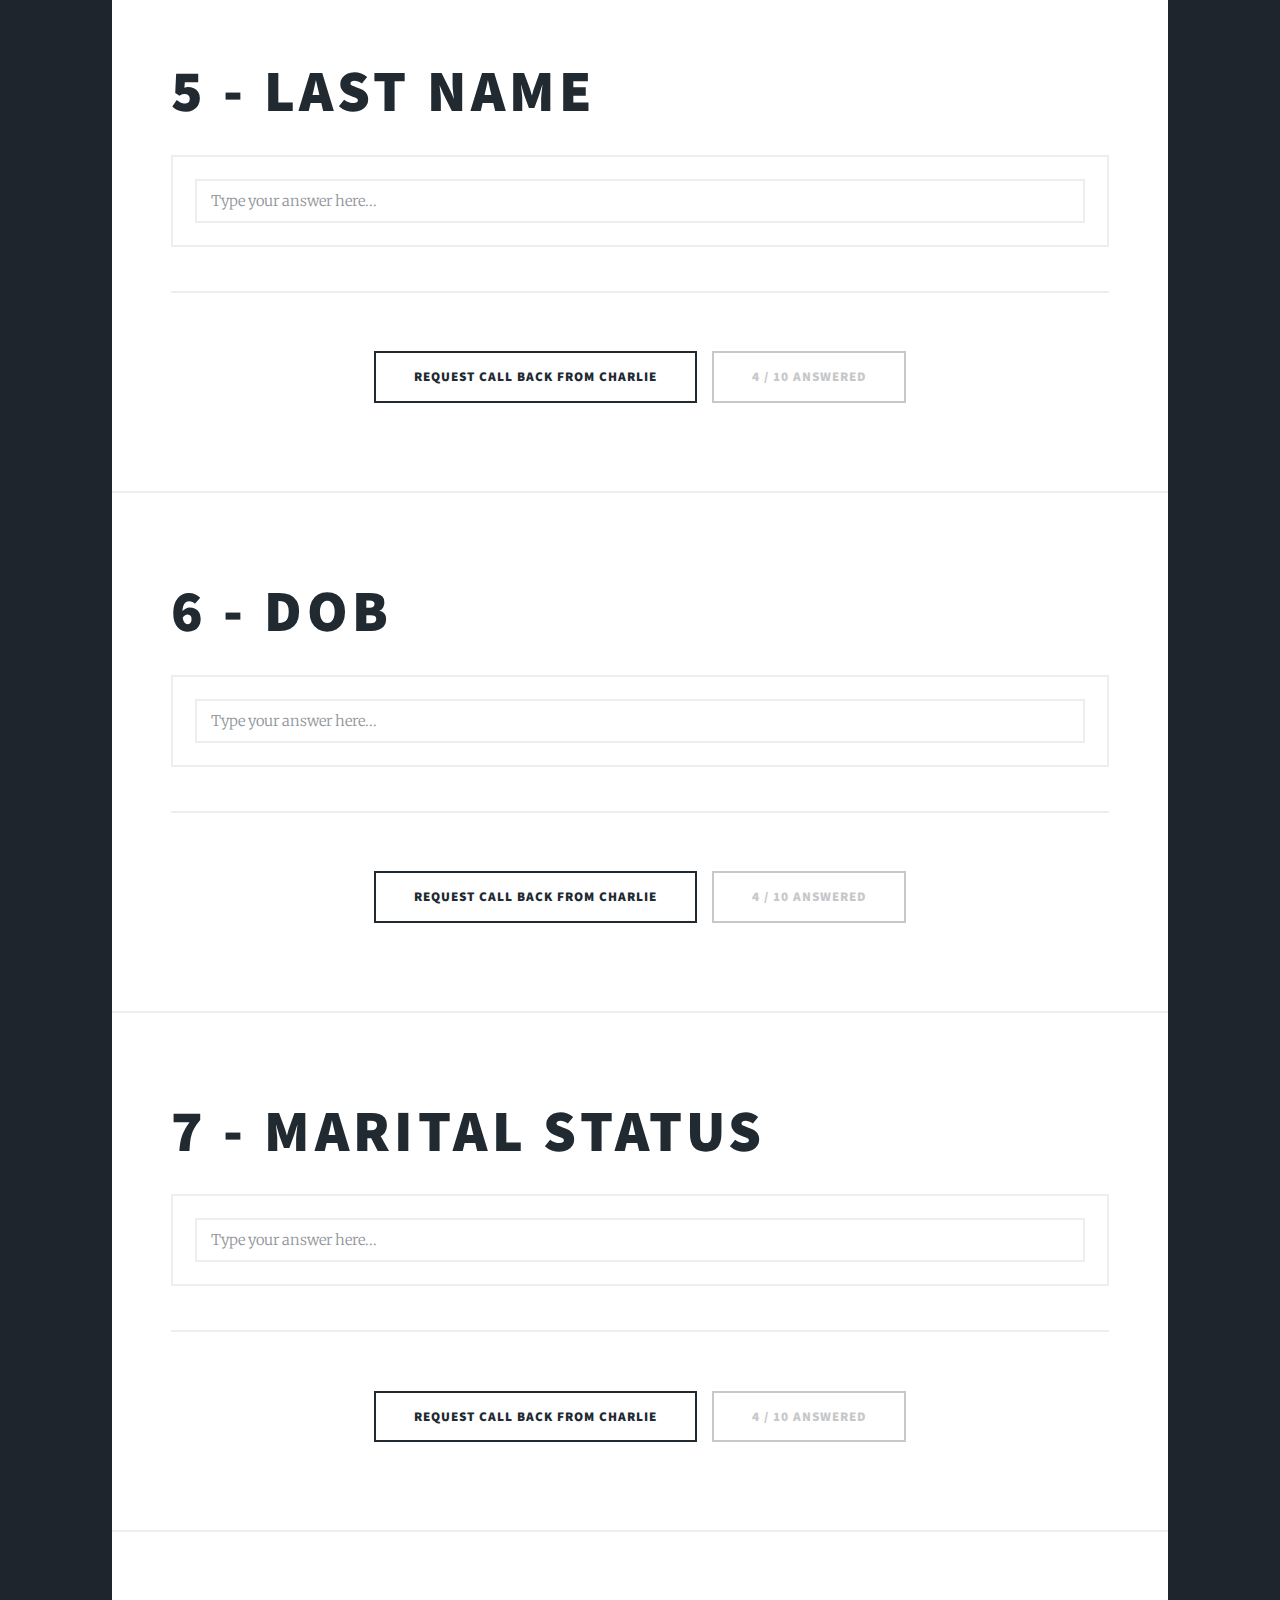
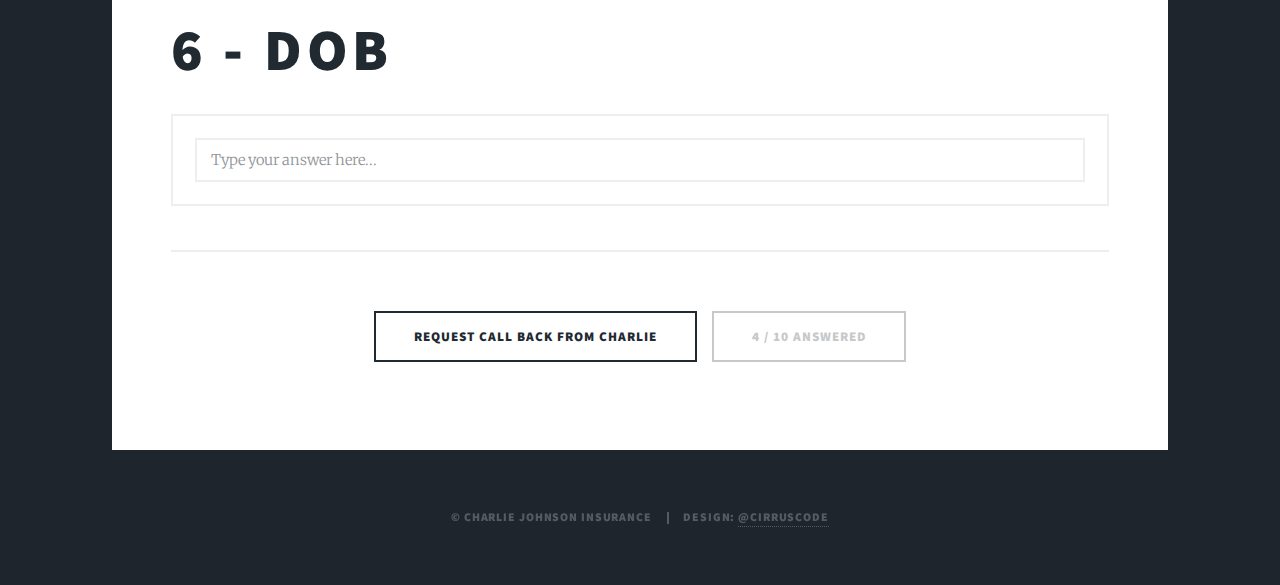
<file: insurance/index.html>
<!DOCTYPE HTML>
<!--
	Massively by HTML5 UP
	html5up.net | @ajlkn
	Free for personal and commercial use under the CCA 3.0 license (html5up.net/license)
-->
<html>
	<head>
		<title>Charlie Johnson Insurance Agent - KnabeInsurance.com</title>
		<meta charset="utf-8" />
		<meta name="viewport" content="width=device-width, initial-scale=1, user-scalable=no" />
		<link rel="stylesheet" href="assets/css/main.css" />
		<noscript><link rel="stylesheet" href="assets/css/noscript.css" /></noscript>
	</head>
	<style>

		header.major {
			text-align: left !important;
		}
	</style>
	<body class="is-preload">

		<!-- Wrapper -->
		<div id="wrapper" class="fade-in">

			<!-- Intro -->
			<div id="intro">
				<h1>Charlie Johnson<br />
				</h1>
				<p> <h2>Insurance made easy</h2> <br/>
				<a href="#newappform" class="button fit scrolly">Apply now</a><br/>
				<a href="mailto:crjohnson9764@gmail.com">crjohnson9764@gmail.com</a></p>
						
			</div>

			<!-- Header -->
			<header id="header">
				<a href="index.html" class="logo">New Application</a>
			</header>

			<!-- Nav -->
			<nav id="nav">
				<ul class="links">
					<li class="active"><a id="newappform" href="index.html">New Application</a></li>
					<!-- <li><a href="generic.html">Generic Page</a></li>-->
					<li><a href="elements.html">Elements Reference</a></li> 
				</ul>
				<ul class="icons">
					<li><a href="#" class="icon brands fa-twitter"><span class="label">Twitter</span></a></li>
					<!-- <li><a href="#" class="icon brands fa-facebook-f"><span class="label">Facebook</span></a></li> -->
					<li><a href="#" class="icon brands fa-instagram"><span class="label">Instagram</span></a></li>
					<!-- <li><a href="#" class="icon brands fa-github"><span class="label">GitHub</span></a></li> -->
				</ul>
			</nav>

			<!-- Main -->
			<div id="main">
					
			<!-- Featured Post -->
			<article class="post featured">

				<header class="major">
					<h2>1 - Referred by</h2>
					<!-- <blockquote>Fringilla nisl. Donec accumsan interdum nisi, quis tincidunt felis sagittis eget tempus euismod. Vestibulum ante ipsum primis in faucibus vestibulum. Blandit adipiscing eu felis iaculis volutpat ac adipiscing accumsan faucibus. Vestibulum ante ipsum primis in faucibus vestibulum. Blandit adipiscing eu felis.</blockquote> -->
					<div class="box">
							<!-- <p>Type your answer here...</p> -->
							<input type="text" name="demo-name" id="demo-name" value="" placeholder="Type your answer here...">
						</div>
					<hr/>
								
				</header>
								
				<ul class="actions special">
										
									
					<li><a href="#" class="button large">Request call back from Charlie</a></li>
					<li><a href="#" class="button large disabled">4 / 10 answered</a></li>
				</ul>
			</article>
			<article class="post featured">

				<header class="major">
					<h2>2 - Contact date</h2>
					<!-- <blockquote>Fringilla nisl. Donec accumsan interdum nisi, quis tincidunt felis sagittis eget tempus euismod. Vestibulum ante ipsum primis in faucibus vestibulum. Blandit adipiscing eu felis iaculis volutpat ac adipiscing accumsan faucibus. Vestibulum ante ipsum primis in faucibus vestibulum. Blandit adipiscing eu felis.</blockquote> -->
					<div class="box">
							<!-- <p>Type your answer here...</p> -->
							<input type="text" name="demo-name" id="demo-name" value="" placeholder="Type your answer here...">
						</div>
					<hr/>
				
				</header>
				
				<ul class="actions special">
					<li><a href="#" class="button large">Request call back from Charlie</a></li>
					<li><a href="#" class="button large disabled">4 / 10 answered</a></li>
				</ul>
			</article>
			<article class="post featured">

				<header class="major">
					<h2>3 - In connection with this application we will use a credit based rate. Accept? Y/N</h2>
					<!-- <blockquote>Fringilla nisl. Donec accumsan interdum nisi, quis tincidunt felis sagittis eget tempus euismod. Vestibulum ante ipsum primis in faucibus vestibulum. Blandit adipiscing eu felis iaculis volutpat ac adipiscing accumsan faucibus. Vestibulum ante ipsum primis in faucibus vestibulum. Blandit adipiscing eu felis.</blockquote> -->
					<div class="box">
							<!-- <p>Type your answer here...</p> -->
							<input type="text" name="demo-name" id="demo-name" value="" placeholder="Type your answer here...">
						</div>
					<hr/>
				
				</header>
				
				<ul class="actions special">
					<li><a href="#" class="button large">Request call back from Charlie</a></li>
					<li><a href="#" class="button large disabled">4 / 10 answered</a></li>
				</ul>
			</article>
			<article class="post featured">

				<header class="major">
					<h2>4 - First name</h2>
					<!-- <blockquote>Fringilla nisl. Donec accumsan interdum nisi, quis tincidunt felis sagittis eget tempus euismod. Vestibulum ante ipsum primis in faucibus vestibulum. Blandit adipiscing eu felis iaculis volutpat ac adipiscing accumsan faucibus. Vestibulum ante ipsum primis in faucibus vestibulum. Blandit adipiscing eu felis.</blockquote> -->
					<div class="box">
							<!-- <p>Type your answer here...</p> -->
							<input type="text" name="demo-name" id="demo-name" value="" placeholder="Type your answer here...">
						</div>
					<hr/>
				
				</header>
				
				<ul class="actions special">
					<li><a href="#" class="button large">Request call back from Charlie</a></li>
					<li><a href="#" class="button large disabled">4 / 10 answered</a></li>
				</ul>
			</article>
			<article class="post featured">

				<header class="major">
					<h2>5 - Last Name</h2>
					<!-- <blockquote>Fringilla nisl. Donec accumsan interdum nisi, quis tincidunt felis sagittis eget tempus euismod. Vestibulum ante ipsum primis in faucibus vestibulum. Blandit adipiscing eu felis iaculis volutpat ac adipiscing accumsan faucibus. Vestibulum ante ipsum primis in faucibus vestibulum. Blandit adipiscing eu felis.</blockquote> -->
					<div class="box">
							<!-- <p>Type your answer here...</p> -->
							<input type="text" name="demo-name" id="demo-name" value="" placeholder="Type your answer here...">
						</div>
					<hr/>
				
				</header>
				
				<ul class="actions special">
					<li><a href="#" class="button large">Request call back from Charlie</a></li>
					<li><a href="#" class="button large disabled">4 / 10 answered</a></li>
				</ul>
			</article>
			<article class="post featured">
				<header class="major">
					<h2>6 - DOB</h2>
					<!-- <blockquote>Fringilla nisl. Donec accumsan interdum nisi, quis tincidunt felis sagittis eget tempus euismod. Vestibulum ante ipsum primis in faucibus vestibulum. Blandit adipiscing eu felis iaculis volutpat ac adipiscing accumsan faucibus. Vestibulum ante ipsum primis in faucibus vestibulum. Blandit adipiscing eu felis.</blockquote> -->
					<div class="box">
							<!-- <p>Type your answer here...</p> -->
							<input type="text" name="demo-name" id="demo-name" value="" placeholder="Type your answer here...">
						</div>
					<hr/>
				
				</header>
				
				<ul class="actions special">
					<li><a href="#" class="button large">Request call back from Charlie</a></li>
					<li><a href="#" class="button large disabled">4 / 10 answered</a></li>
				</ul>
			</article>
			<article class="post featured">
				<header class="major">
					<h2>7 - Marital Status</h2>
					<!-- <blockquote>Fringilla nisl. Donec accumsan interdum nisi, quis tincidunt felis sagittis eget tempus euismod. Vestibulum ante ipsum primis in faucibus vestibulum. Blandit adipiscing eu felis iaculis volutpat ac adipiscing accumsan faucibus. Vestibulum ante ipsum primis in faucibus vestibulum. Blandit adipiscing eu felis.</blockquote> -->
					<div class="box">
							<!-- <p>Type your answer here...</p> -->
							<input type="text" name="demo-name" id="demo-name" value="" placeholder="Type your answer here...">
						</div>
					<hr/>
				
				</header>
															
				<ul class="actions special">
					<li><a href="#" class="button large">Request call back from Charlie</a></li>
					<li><a href="#" class="button large disabled">4 / 10 answered</a></li>
				</ul>
			</article>
			<article class="post featured">
				<header class="major">
					<h2>6 - DOB</h2>
					<!-- <blockquote>Fringilla nisl. Donec accumsan interdum nisi, quis tincidunt felis sagittis eget tempus euismod. Vestibulum ante ipsum primis in faucibus vestibulum. Blandit adipiscing eu felis iaculis volutpat ac adipiscing accumsan faucibus. Vestibulum ante ipsum primis in faucibus vestibulum. Blandit adipiscing eu felis.</blockquote> -->
					<div class="box">
							<!-- <p>Type your answer here...</p> -->
							<input type="text" name="demo-name" id="demo-name" value="" placeholder="Type your answer here...">
						</div>
					<hr/>
				
				</header>
																
				<ul class="actions special">
					<li><a href="#" class="button large">Request call back from Charlie</a></li>
					<li><a href="#" class="button large disabled">4 / 10 answered</a></li>
				</ul>
			</article>
			

					</div>

				

				<!-- Copyright -->
					<div id="copyright">
						<ul><li>&copy; Charlie Johnson Insurance</li><li>Design: <a href="http://cirruscode.com/">@cirruscode</a></li></ul>
					</div>

			</div>

		<!-- Scripts -->
			<script src="assets/js/jquery.min.js"></script>
			<script src="assets/js/jquery.scrollex.min.js"></script>
			<script src="assets/js/jquery.scrolly.min.js"></script>
			<script src="assets/js/browser.min.js"></script>
			<script src="assets/js/breakpoints.min.js"></script>
			<script src="assets/js/util.js"></script>
			<script src="assets/js/main.js"></script>

	</body>
</html>
</file>
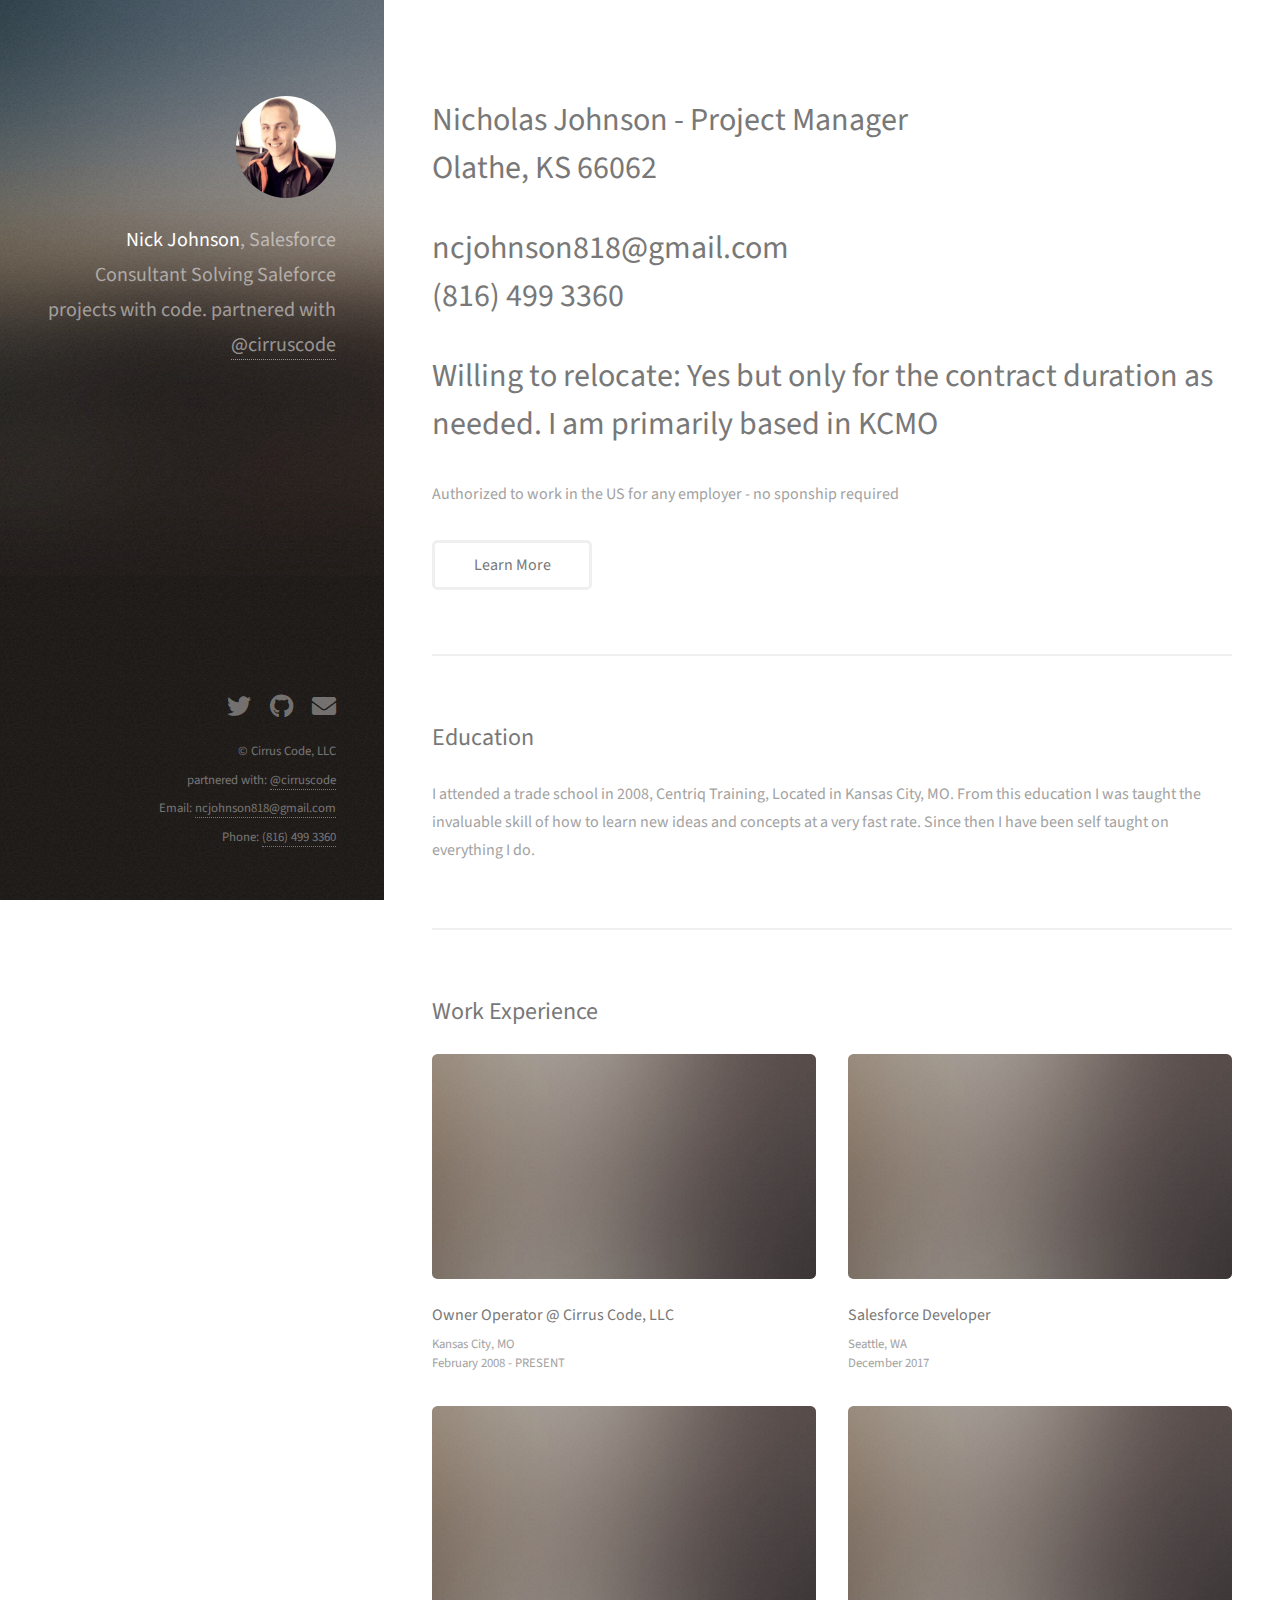
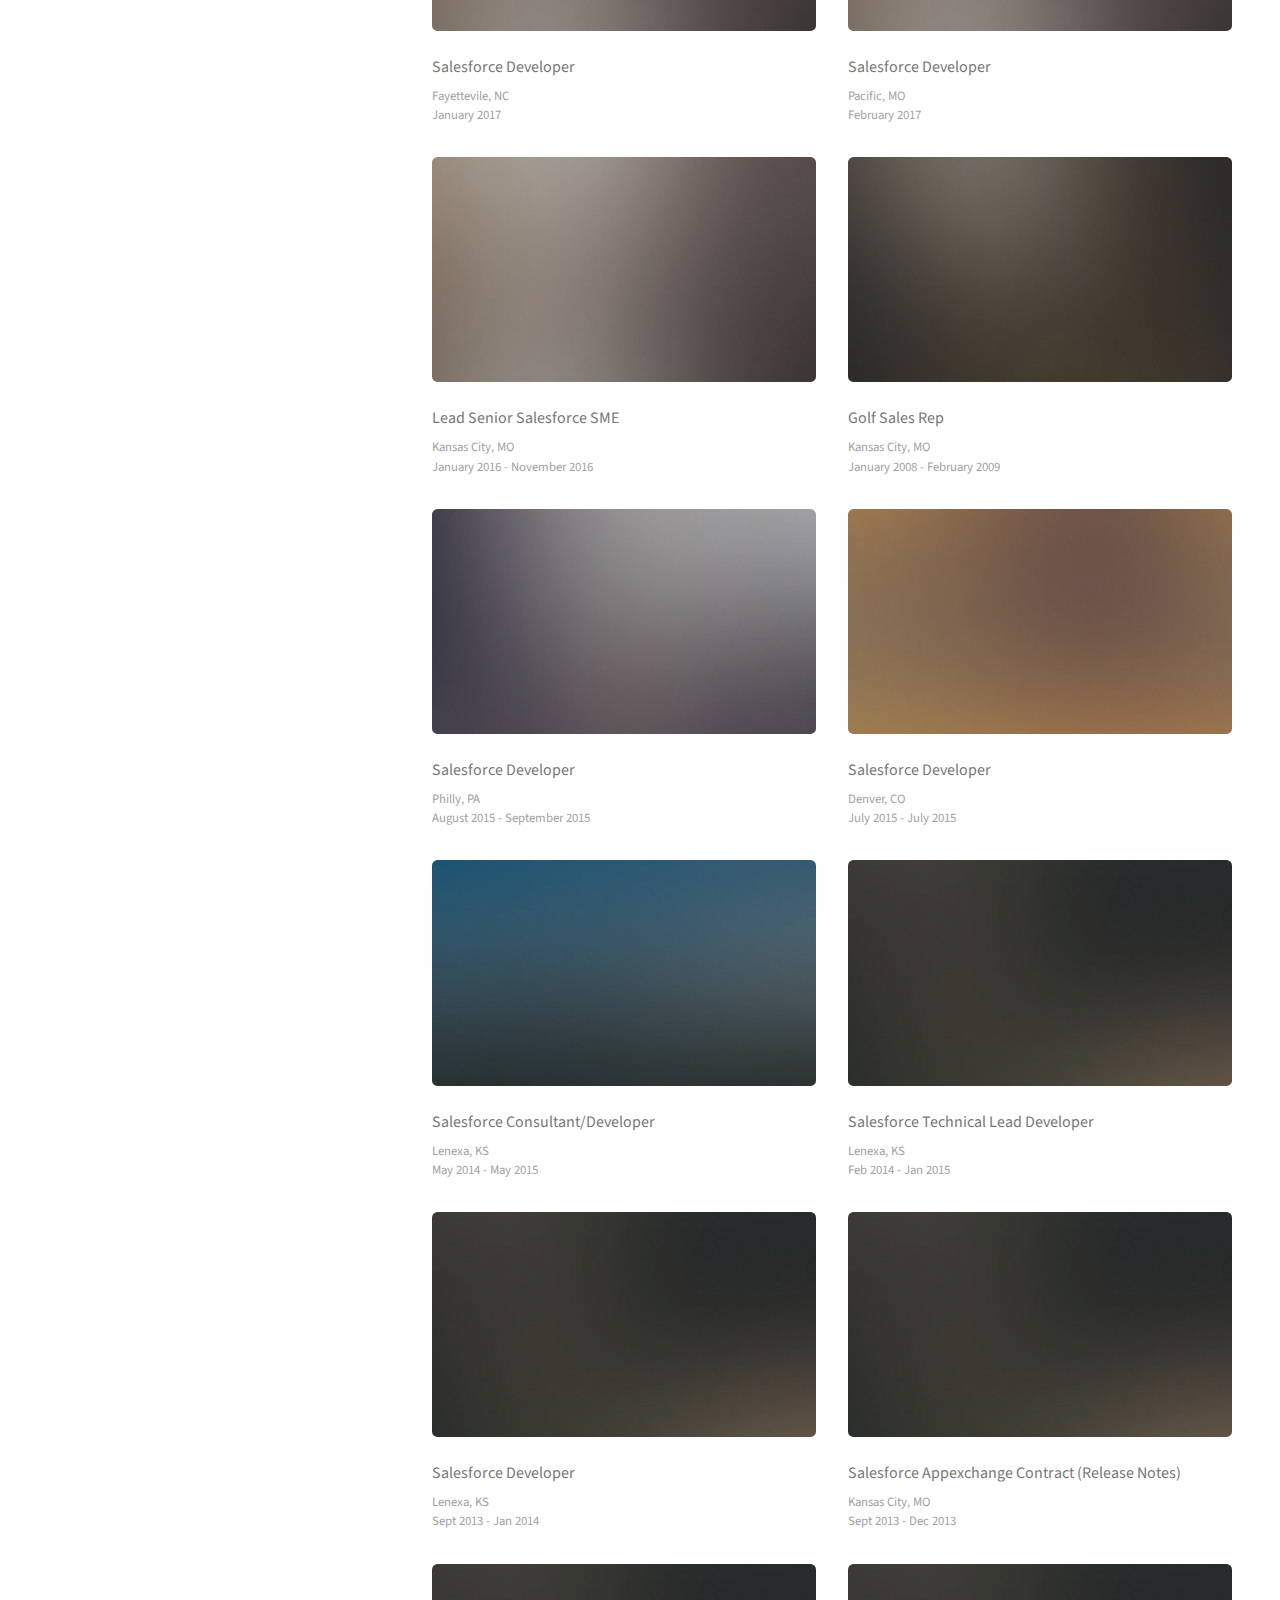
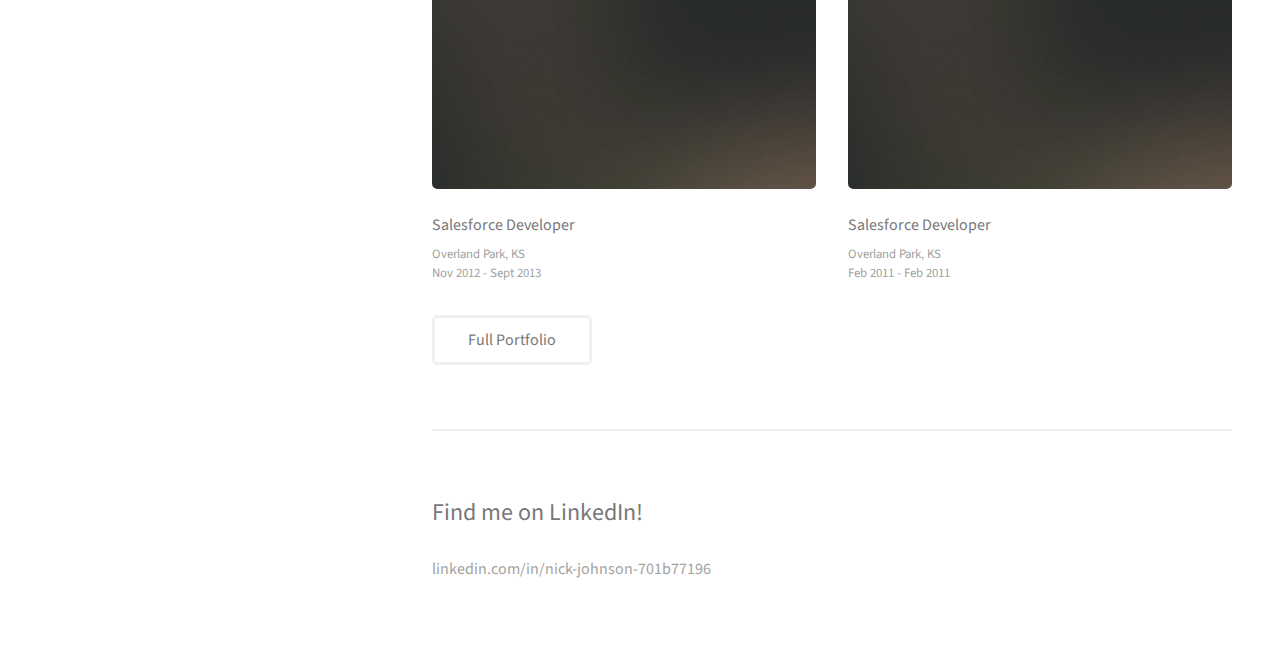
<file: resume/index.html>
<!DOCTYPE HTML>
<!--
	Strata by HTML5 UP
	html5up.net | @ajlkn
	Free for personal and commercial use under the CCA 3.0 license (html5up.net/license)
-->
<html>
	<head>
		<title>Nick Johnson - Salesforce Consultant Developer</title>
		<meta charset="utf-8" />
		<meta name="viewport" content="width=device-width, initial-scale=1, user-scalable=no" />
		<link rel="stylesheet" href="assets/css/main.css" />
	</head>
	<body class="is-preload">

		<!-- Header -->
			<header id="header">
				<div class="inner">
					<a href="#" class="image avatar"><img src="images/profilePic.jpg" alt="" /></a>
					<h1><strong>Nick Johnson</strong>, Salesforce Consultant<br />
					Solving Saleforce projects with code.<br />
					partnered with <a href="http://cirruscode.com">@cirruscode</a></h1>
				</div>
			</header>

		<!-- Main -->
			<div id="main">

				<!-- One -->
					<section id="one">
						<header class="major">
							<h2>Nicholas Johnson - Project Manager<br />
							Olathe, KS 66062</h2>
							<h2>ncjohnson818@gmail.com<br />
								(816) 499 3360</h2>
							<h2>Willing to relocate: Yes but only for the contract duration as needed. I am primarily based in KCMO</h2>
						</header>
						<p>Authorized to work in the US for any employer - no sponship required</p>
						<ul class="actions">
							<li><a href="https://linkedin.com/in/nick-johnson-701b77196" class="button">Learn More</a></li>
						</ul>
					</section>


					<section id="two">
						<h2>Education</h2>
						<p>I attended a trade school in 2008, Centriq Training, Located in Kansas City, MO. From this education I was taught the invaluable skill of how to learn new ideas and concepts at a very fast rate. Since then I have been self taught on everything I do. </p>
						<!--
						<ul class="actions">
							<li><a href="#" class="button">Some Action</a></li>
						</ul>
						-->
					</section>


				<!-- Two -->
					<section id="two">
						<h2>Work Experience</h2>
						<div class="row">
							<article class="col-6 col-12-xsmall work-item">
								<a href="images/fulls/01.jpg" class="image fit thumb"><img src="images/thumbs/01.jpg" alt="" /></a>
								<h3>Owner Operator @ Cirrus Code, LLC </h3>
								<p>Kansas City, MO </p>
								<p>February 2008 - PRESENT </p>
							</article>

							<article class="col-6 col-12-xsmall work-item">
								<a href="images/fulls/01.jpg" class="image fit thumb"><img src="images/thumbs/01.jpg" alt="" /></a>
								<h3>Salesforce Developer</h3>
								<p>Seattle, WA</p>
								<p>December 2017</p>
							</article>

							<article class="col-6 col-12-xsmall work-item">
								<a href="images/fulls/01.jpg" class="image fit thumb"><img src="images/thumbs/01.jpg" alt="" /></a>
								<h3>Salesforce Developer</h3>
								<p>Fayettevile, NC</p>
								<p>January 2017</p>
							</article>

							<article class="col-6 col-12-xsmall work-item">
								<a href="images/fulls/01.jpg" class="image fit thumb"><img src="images/thumbs/01.jpg" alt="" /></a>
								<h3>Salesforce Developer</h3>
								<p>Pacific, MO</p>
								<p>February 2017</p>
							</article>



							<article class="col-6 col-12-xsmall work-item">
								<a href="images/fulls/01.jpg" class="image fit thumb"><img src="images/thumbs/01.jpg" alt="" /></a>
								<h3>Lead Senior Salesforce SME</h3>
								<p>Kansas City, MO </p>
								<p>January 2016 - November 2016 </p>
							</article>
							<article class="col-6 col-12-xsmall work-item">
								<a href="images/fulls/02.jpg" class="image fit thumb"><img src="images/thumbs/02.jpg" alt="" /></a>
								<h3>Golf Sales Rep</h3>
								<p>Kansas City, MO</p>
								<p>January 2008 - February 2009</p>
							</article>
							<article class="col-6 col-12-xsmall work-item">
								<a href="images/fulls/03.jpg" class="image fit thumb"><img src="images/thumbs/03.jpg" alt="" /></a>
								<h3>Salesforce Developer</h3>
								<p>Philly, PA</p>
								<p>August 2015 - September 2015</p>
							</article>
							<article class="col-6 col-12-xsmall work-item">
								<a href="images/fulls/04.jpg" class="image fit thumb"><img src="images/thumbs/04.jpg" alt="" /></a>
								<h3>Salesforce Developer</h3>
								<p>Denver, CO</p>
								<p>July 2015 - July 2015</p>
							</article>
							<article class="col-6 col-12-xsmall work-item">
								<a href="images/fulls/05.jpg" class="image fit thumb"><img src="images/thumbs/05.jpg" alt="" /></a>
								<h3>Salesforce Consultant/Developer</h3>
								<p>Lenexa, KS</p>
								<p>May 2014 - May 2015</p>
							</article>
							<article class="col-6 col-12-xsmall work-item">
								<a href="images/fulls/06.jpg" class="image fit thumb"><img src="images/thumbs/06.jpg" alt="" /></a>
								<h3>Salesforce Technical Lead Developer</h3>
								<p>Lenexa, KS</p>
								<p>Feb 2014 - Jan 2015</p>
							</article>
							<article class="col-6 col-12-xsmall work-item">
								<a href="images/fulls/06.jpg" class="image fit thumb"><img src="images/thumbs/06.jpg" alt="" /></a>
								<h3>Salesforce Developer</h3>
								<p>Lenexa, KS</p>
								<p>Sept 2013 - Jan 2014</p>
							</article>
							<article class="col-6 col-12-xsmall work-item">
								<a href="images/fulls/06.jpg" class="image fit thumb"><img src="images/thumbs/06.jpg" alt="" /></a>
								<h3>Salesforce Appexchange Contract (Release Notes)</h3>
								<p>Kansas City, MO</p>
								<p>Sept 2013 - Dec 2013</p>
							</article>
							<article class="col-6 col-12-xsmall work-item">
								<a href="images/fulls/06.jpg" class="image fit thumb"><img src="images/thumbs/06.jpg" alt="" /></a>
								<h3>Salesforce Developer</h3>
								<p>Overland Park, KS</p>
								<p>Nov 2012 - Sept 2013</p>
							</article>
							<article class="col-6 col-12-xsmall work-item">
								<a href="images/fulls/06.jpg" class="image fit thumb"><img src="images/thumbs/06.jpg" alt="" /></a>
								<h3>Salesforce Developer</h3>
								<p>Overland Park, KS</p>
								<p>Feb 2011 - Feb 2011</p>
							</article>







							
						</div>
						<ul class="actions">
							<li><a href="#" class="button">Full Portfolio</a></li>
						</ul>
					</section>

				<!-- Three -->
					<section id="three">
						<h2>Find me on LinkedIn!</h2>
						<p>linkedin.com/in/nick-johnson-701b77196</p>
						
					</section>

				<!-- Four -->
				<!--
					<section id="four">
						<h2>Elements</h2>

						<section>
							<h4>Text</h4>
							<p>This is <b>bold</b> and this is <strong>strong</strong>. This is <i>italic</i> and this is <em>emphasized</em>.
							This is <sup>superscript</sup> text and this is <sub>subscript</sub> text.
							This is <u>underlined</u> and this is code: <code>for (;;) { ... }</code>. Finally, <a href="#">this is a link</a>.</p>
							<hr />
							<header>
								<h4>Heading with a Subtitle</h4>
								<p>Lorem ipsum dolor sit amet nullam id egestas urna aliquam</p>
							</header>
							<p>Nunc lacinia ante nunc ac lobortis. Interdum adipiscing gravida odio porttitor sem non mi integer non faucibus ornare mi ut ante amet placerat aliquet. Volutpat eu sed ante lacinia sapien lorem accumsan varius montes viverra nibh in adipiscing blandit tempus accumsan.</p>
							<header>
								<h5>Heading with a Subtitle</h5>
								<p>Lorem ipsum dolor sit amet nullam id egestas urna aliquam</p>
							</header>
							<p>Nunc lacinia ante nunc ac lobortis. Interdum adipiscing gravida odio porttitor sem non mi integer non faucibus ornare mi ut ante amet placerat aliquet. Volutpat eu sed ante lacinia sapien lorem accumsan varius montes viverra nibh in adipiscing blandit tempus accumsan.</p>
							<hr />
							<h2>Heading Level 2</h2>
							<h3>Heading Level 3</h3>
							<h4>Heading Level 4</h4>
							<h5>Heading Level 5</h5>
							<h6>Heading Level 6</h6>
							<hr />
							<h5>Blockquote</h5>
							<blockquote>Fringilla nisl. Donec accumsan interdum nisi, quis tincidunt felis sagittis eget tempus euismod. Vestibulum ante ipsum primis in faucibus vestibulum. Blandit adipiscing eu felis iaculis volutpat ac adipiscing accumsan faucibus. Vestibulum ante ipsum primis in faucibus lorem ipsum dolor sit amet nullam adipiscing eu felis.</blockquote>
							<h5>Preformatted</h5>
							<pre><code>i = 0;

while (!deck.isInOrder()) {
print 'Iteration ' + i;
deck.shuffle();
i++;
}

print 'It took ' + i + ' iterations to sort the deck.';</code></pre>
						</section>

						<section>
							<h4>Lists</h4>
							<div class="row">
								<div class="col-6 col-12-xsmall">
									<h5>Unordered</h5>
									<ul>
										<li>Dolor pulvinar etiam magna etiam.</li>
										<li>Sagittis adipiscing lorem eleifend.</li>
										<li>Felis enim feugiat dolore viverra.</li>
									</ul>
									<h5>Alternate</h5>
									<ul class="alt">
										<li>Dolor pulvinar etiam magna etiam.</li>
										<li>Sagittis adipiscing lorem eleifend.</li>
										<li>Felis enim feugiat dolore viverra.</li>
									</ul>
								</div>
								<div class="col-6 col-12-xsmall">
									<h5>Ordered</h5>
									<ol>
										<li>Dolor pulvinar etiam magna etiam.</li>
										<li>Etiam vel felis at lorem sed viverra.</li>
										<li>Felis enim feugiat dolore viverra.</li>
										<li>Dolor pulvinar etiam magna etiam.</li>
										<li>Etiam vel felis at lorem sed viverra.</li>
										<li>Felis enim feugiat dolore viverra.</li>
									</ol>
									<h5>Icons</h5>
									<ul class="icons">
										<li><a href="#" class="icon brands fa-twitter"><span class="label">Twitter</span></a></li>
										<li><a href="#" class="icon brands fa-facebook-f"><span class="label">Facebook</span></a></li>
										<li><a href="#" class="icon brands fa-instagram"><span class="label">Instagram</span></a></li>
										<li><a href="#" class="icon brands fa-github"><span class="label">Github</span></a></li>
										<li><a href="#" class="icon brands fa-dribbble"><span class="label">Dribbble</span></a></li>
										<li><a href="#" class="icon brands fa-tumblr"><span class="label">Tumblr</span></a></li>
									</ul>
								</div>
							</div>
							<h5>Actions</h5>
							<ul class="actions">
								<li><a href="#" class="button primary">Default</a></li>
								<li><a href="#" class="button">Default</a></li>
							</ul>
							<ul class="actions small">
								<li><a href="#" class="button primary small">Small</a></li>
								<li><a href="#" class="button small">Small</a></li>
							</ul>
							<div class="row">
								<div class="col-6 col-12-small">
									<ul class="actions stacked">
										<li><a href="#" class="button primary">Default</a></li>
										<li><a href="#" class="button">Default</a></li>
									</ul>
								</div>
								<div class="col-6 col-12-small">
									<ul class="actions stacked">
										<li><a href="#" class="button primary small">Small</a></li>
										<li><a href="#" class="button small">Small</a></li>
									</ul>
								</div>
								<div class="col-6 col-12-small">
									<ul class="actions stacked">
										<li><a href="#" class="button primary fit">Default</a></li>
										<li><a href="#" class="button fit">Default</a></li>
									</ul>
								</div>
								<div class="col-6 col-12-small">
									<ul class="actions stacked">
										<li><a href="#" class="button primary small fit">Small</a></li>
										<li><a href="#" class="button small fit">Small</a></li>
									</ul>
								</div>
							</div>
						</section>

						<section>
							<h4>Table</h4>
							<h5>Default</h5>
							<div class="table-wrapper">
								<table>
									<thead>
										<tr>
											<th>Name</th>
											<th>Description</th>
											<th>Price</th>
										</tr>
									</thead>
									<tbody>
										<tr>
											<td>Item One</td>
											<td>Ante turpis integer aliquet porttitor.</td>
											<td>29.99</td>
										</tr>
										<tr>
											<td>Item Two</td>
											<td>Vis ac commodo adipiscing arcu aliquet.</td>
											<td>19.99</td>
										</tr>
										<tr>
											<td>Item Three</td>
											<td> Morbi faucibus arcu accumsan lorem.</td>
											<td>29.99</td>
										</tr>
										<tr>
											<td>Item Four</td>
											<td>Vitae integer tempus condimentum.</td>
											<td>19.99</td>
										</tr>
										<tr>
											<td>Item Five</td>
											<td>Ante turpis integer aliquet porttitor.</td>
											<td>29.99</td>
										</tr>
									</tbody>
									<tfoot>
										<tr>
											<td colspan="2"></td>
											<td>100.00</td>
										</tr>
									</tfoot>
								</table>
							</div>

							<h5>Alternate</h5>
							<div class="table-wrapper">
								<table class="alt">
									<thead>
										<tr>
											<th>Name</th>
											<th>Description</th>
											<th>Price</th>
										</tr>
									</thead>
									<tbody>
										<tr>
											<td>Item One</td>
											<td>Ante turpis integer aliquet porttitor.</td>
											<td>29.99</td>
										</tr>
										<tr>
											<td>Item Two</td>
											<td>Vis ac commodo adipiscing arcu aliquet.</td>
											<td>19.99</td>
										</tr>
										<tr>
											<td>Item Three</td>
											<td> Morbi faucibus arcu accumsan lorem.</td>
											<td>29.99</td>
										</tr>
										<tr>
											<td>Item Four</td>
											<td>Vitae integer tempus condimentum.</td>
											<td>19.99</td>
										</tr>
										<tr>
											<td>Item Five</td>
											<td>Ante turpis integer aliquet porttitor.</td>
											<td>29.99</td>
										</tr>
									</tbody>
									<tfoot>
										<tr>
											<td colspan="2"></td>
											<td>100.00</td>
										</tr>
									</tfoot>
								</table>
							</div>
						</section>

						<section>
							<h4>Buttons</h4>
							<ul class="actions">
								<li><a href="#" class="button primary">Primary</a></li>
								<li><a href="#" class="button">Default</a></li>
							</ul>
							<ul class="actions">
								<li><a href="#" class="button large">Large</a></li>
								<li><a href="#" class="button">Default</a></li>
								<li><a href="#" class="button small">Small</a></li>
							</ul>
							<ul class="actions fit">
								<li><a href="#" class="button primary fit">Fit</a></li>
								<li><a href="#" class="button fit">Fit</a></li>
							</ul>
							<ul class="actions fit small">
								<li><a href="#" class="button primary fit small">Fit + Small</a></li>
								<li><a href="#" class="button fit small">Fit + Small</a></li>
							</ul>
							<ul class="actions">
								<li><a href="#" class="button primary icon solid fa-download">Icon</a></li>
								<li><a href="#" class="button icon solid fa-download">Icon</a></li>
							</ul>
							<ul class="actions">
								<li><span class="button primary disabled">Primary</span></li>
								<li><span class="button disabled">Default</span></li>
							</ul>
						</section>

						<section>
							<h4>Form</h4>
							<form method="post" action="#">
								<div class="row gtr-uniform gtr-50">
									<div class="col-6 col-12-xsmall">
										<input type="text" name="demo-name" id="demo-name" value="" placeholder="Name" />
									</div>
									<div class="col-6 col-12-xsmall">
										<input type="email" name="demo-email" id="demo-email" value="" placeholder="Email" />
									</div>
									<div class="col-12">
										<select name="demo-category" id="demo-category">
											<option value="">- Category -</option>
											<option value="1">Manufacturing</option>
											<option value="1">Shipping</option>
											<option value="1">Administration</option>
											<option value="1">Human Resources</option>
										</select>
									</div>
									<div class="col-4 col-12-small">
										<input type="radio" id="demo-priority-low" name="demo-priority" checked>
										<label for="demo-priority-low">Low Priority</label>
									</div>
									<div class="col-4 col-12-small">
										<input type="radio" id="demo-priority-normal" name="demo-priority">
										<label for="demo-priority-normal">Normal Priority</label>
									</div>
									<div class="col-4 col-12-small">
										<input type="radio" id="demo-priority-high" name="demo-priority">
										<label for="demo-priority-high">High Priority</label>
									</div>
									<div class="col-6 col-12-small">
										<input type="checkbox" id="demo-copy" name="demo-copy">
										<label for="demo-copy">Email me a copy of this message</label>
									</div>
									<div class="col-6 col-12-small">
										<input type="checkbox" id="demo-human" name="demo-human" checked>
										<label for="demo-human">I am a human and not a robot</label>
									</div>
									<div class="col-12">
										<textarea name="demo-message" id="demo-message" placeholder="Enter your message" rows="6"></textarea>
									</div>
									<div class="col-12">
										<ul class="actions">
											<li><input type="submit" value="Send Message" class="primary" /></li>
											<li><input type="reset" value="Reset" /></li>
										</ul>
									</div>
								</div>
							</form>
						</section>

						<section>
							<h4>Image</h4>
							<h5>Fit</h5>
							<div class="box alt">
								<div class="row gtr-50 gtr-uniform">
									<div class="col-12"><span class="image fit"><img src="images/fulls/05.jpg" alt="" /></span></div>
									<div class="col-4"><span class="image fit"><img src="images/thumbs/01.jpg" alt="" /></span></div>
									<div class="col-4"><span class="image fit"><img src="images/thumbs/02.jpg" alt="" /></span></div>
									<div class="col-4"><span class="image fit"><img src="images/thumbs/03.jpg" alt="" /></span></div>
									<div class="col-4"><span class="image fit"><img src="images/thumbs/04.jpg" alt="" /></span></div>
									<div class="col-4"><span class="image fit"><img src="images/thumbs/05.jpg" alt="" /></span></div>
									<div class="col-4"><span class="image fit"><img src="images/thumbs/06.jpg" alt="" /></span></div>
									<div class="col-4"><span class="image fit"><img src="images/thumbs/03.jpg" alt="" /></span></div>
									<div class="col-4"><span class="image fit"><img src="images/thumbs/02.jpg" alt="" /></span></div>
									<div class="col-4"><span class="image fit"><img src="images/thumbs/01.jpg" alt="" /></span></div>
								</div>
							</div>
							<h5>Left &amp; Right</h5>
							<p><span class="image left"><img src="images/avatar.jpg" alt="" /></span>Fringilla nisl. Donec accumsan interdum nisi, quis tincidunt felis sagittis eget. tempus euismod. Vestibulum ante ipsum primis in faucibus vestibulum. Blandit adipiscing eu felis iaculis volutpat ac adipiscing accumsan eu faucibus. Integer ac pellentesque praesent tincidunt felis sagittis eget. tempus euismod. Vestibulum ante ipsum primis in faucibus vestibulum. Blandit adipiscing eu felis iaculis volutpat ac adipiscing accumsan eu faucibus. Integer ac pellentesque praesent. Donec accumsan interdum nisi, quis tincidunt felis sagittis eget. tempus euismod. Vestibulum ante ipsum primis in faucibus vestibulum. Blandit adipiscing eu felis iaculis volutpat ac adipiscing accumsan eu faucibus. Integer ac pellentesque praesent tincidunt felis sagittis eget. tempus euismod. Vestibulum ante ipsum primis in faucibus vestibulum. Blandit adipiscing eu felis iaculis volutpat ac adipiscing accumsan eu faucibus. Integer ac pellentesque praesent.</p>
							<p><span class="image right"><img src="images/avatar.jpg" alt="" /></span>Fringilla nisl. Donec accumsan interdum nisi, quis tincidunt felis sagittis eget. tempus euismod. Vestibulum ante ipsum primis in faucibus vestibulum. Blandit adipiscing eu felis iaculis volutpat ac adipiscing accumsan eu faucibus. Integer ac pellentesque praesent tincidunt felis sagittis eget. tempus euismod. Vestibulum ante ipsum primis in faucibus vestibulum. Blandit adipiscing eu felis iaculis volutpat ac adipiscing accumsan eu faucibus. Integer ac pellentesque praesent. Donec accumsan interdum nisi, quis tincidunt felis sagittis eget. tempus euismod. Vestibulum ante ipsum primis in faucibus vestibulum. Blandit adipiscing eu felis iaculis volutpat ac adipiscing accumsan eu faucibus. Integer ac pellentesque praesent tincidunt felis sagittis eget. tempus euismod. Vestibulum ante ipsum primis in faucibus vestibulum. Blandit adipiscing eu felis iaculis volutpat ac adipiscing accumsan eu faucibus. Integer ac pellentesque praesent.</p>
						</section>

					</section>
				-->

			</div>

		<!-- Footer -->
			<footer id="footer">
				<div class="inner">
					<ul class="icons">
						<li><a href="https://twitter.com/nickforce" class="icon brands fa-twitter"><span class="label">Twitter</span></a></li>
						<li><a href="https://github.com/nickforce" class="icon brands fa-github"><span class="label">Github</span></a></li>
						<li><a href="mailto:ncjohnson818@gmail.com" class="icon solid fa-envelope"><span class="label">Email</span></a></li>
					</ul>
					<ul class="copyright">
						<li>&copy; Cirrus Code, LLC</li><li>partnered with: <a href="http://cirruscode">@cirruscode</a></li>
						<li>Email: <a href="mailto:ncjohnson818@gmail.com">ncjohnson818@gmail.com</a></li>
						<li>Phone: <a href="mailto:ncjohnson818@gmail.com">(816) 499 3360</a></li>
						
					</ul>
				</div>
			</footer>

		<!-- Scripts -->
			<script src="assets/js/jquery.min.js"></script>
			<script src="assets/js/jquery.poptrox.min.js"></script>
			<script src="assets/js/browser.min.js"></script>
			<script src="assets/js/breakpoints.min.js"></script>
			<script src="assets/js/util.js"></script>
			<script src="assets/js/main.js"></script>

	</body>
</html>
</file>
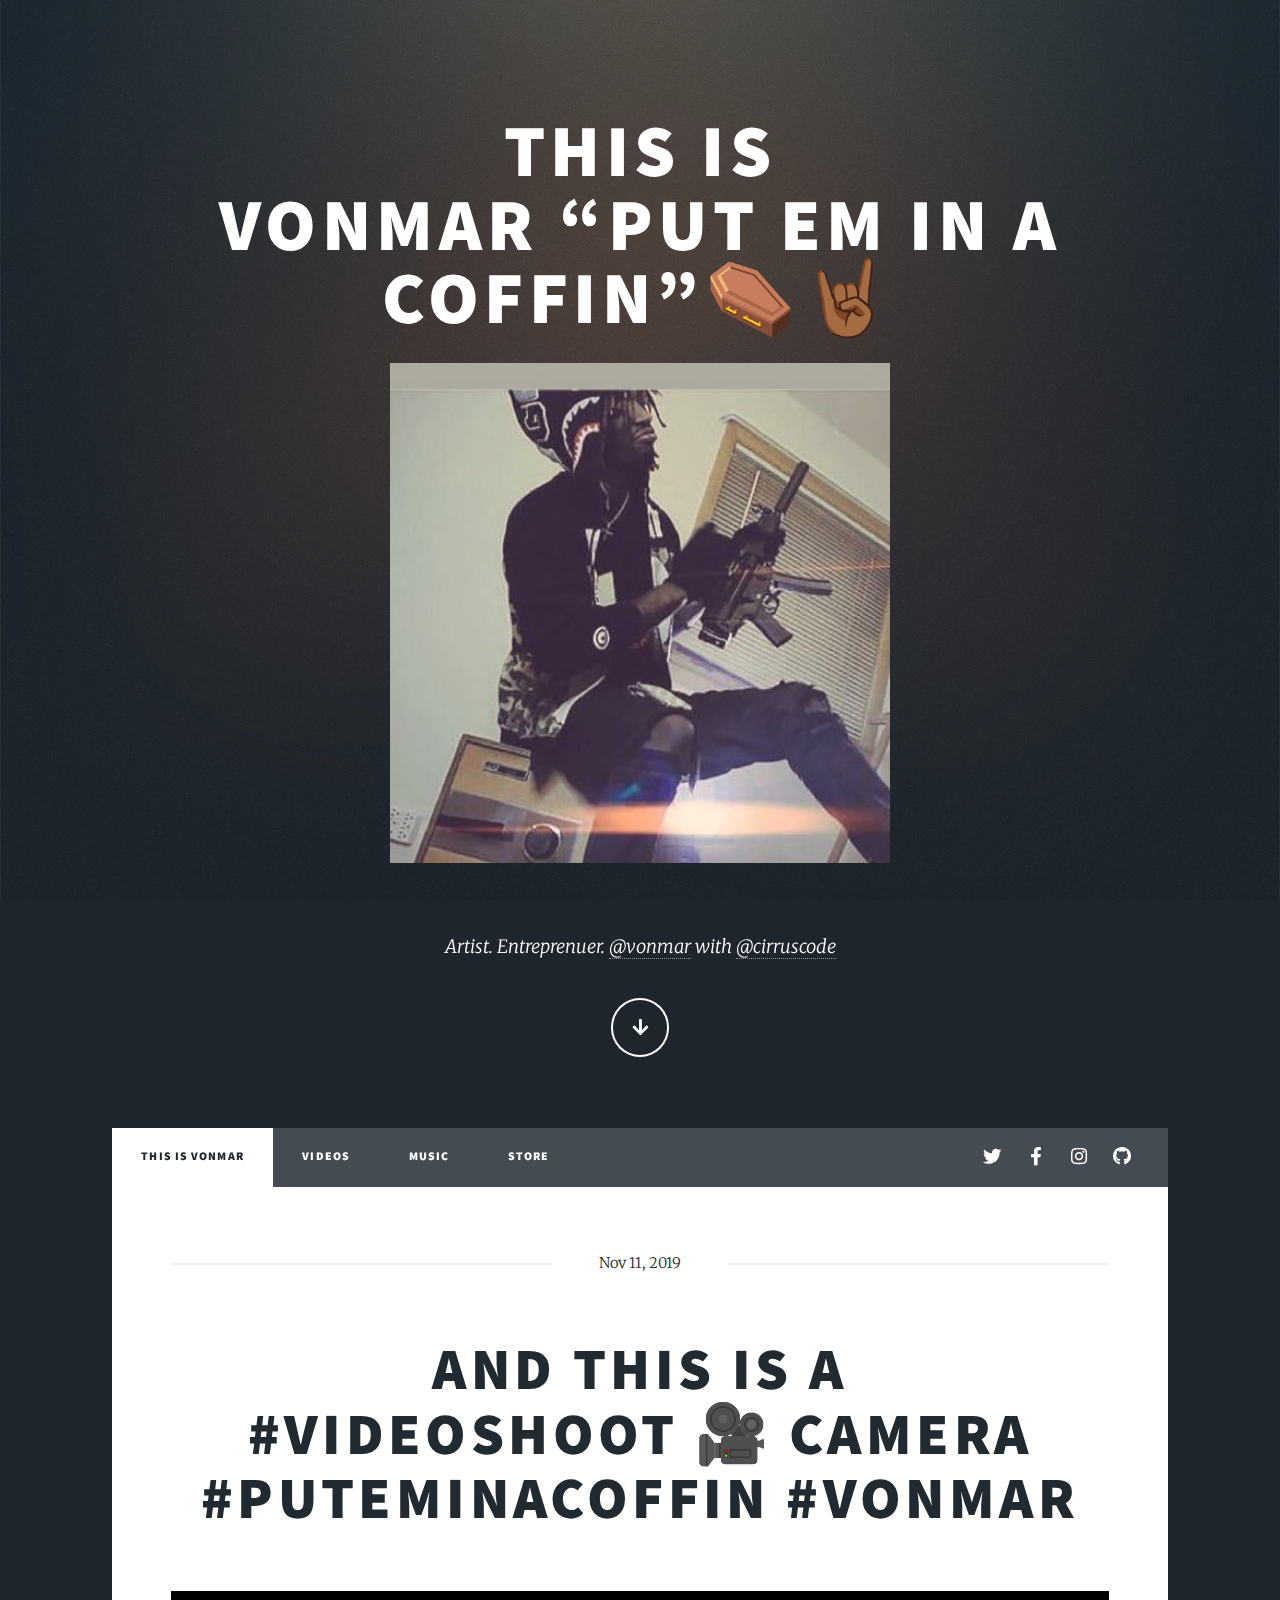
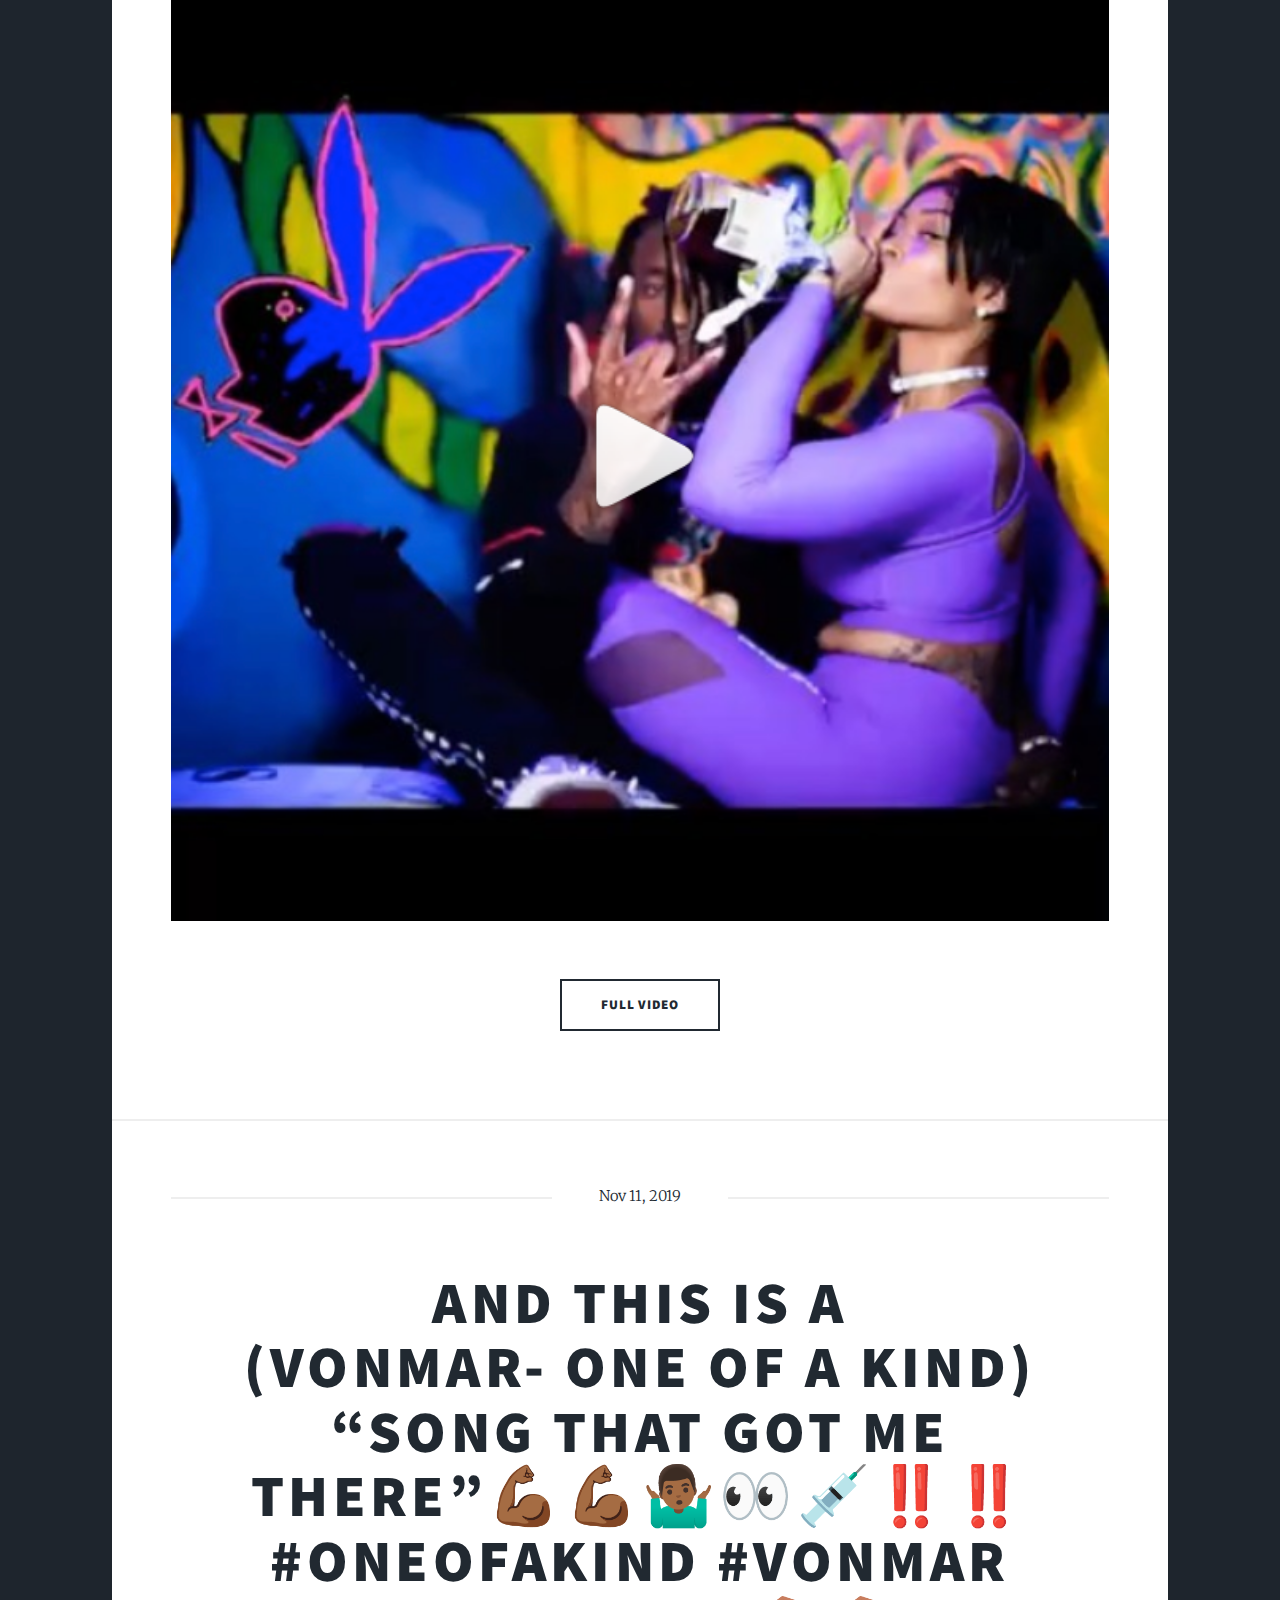
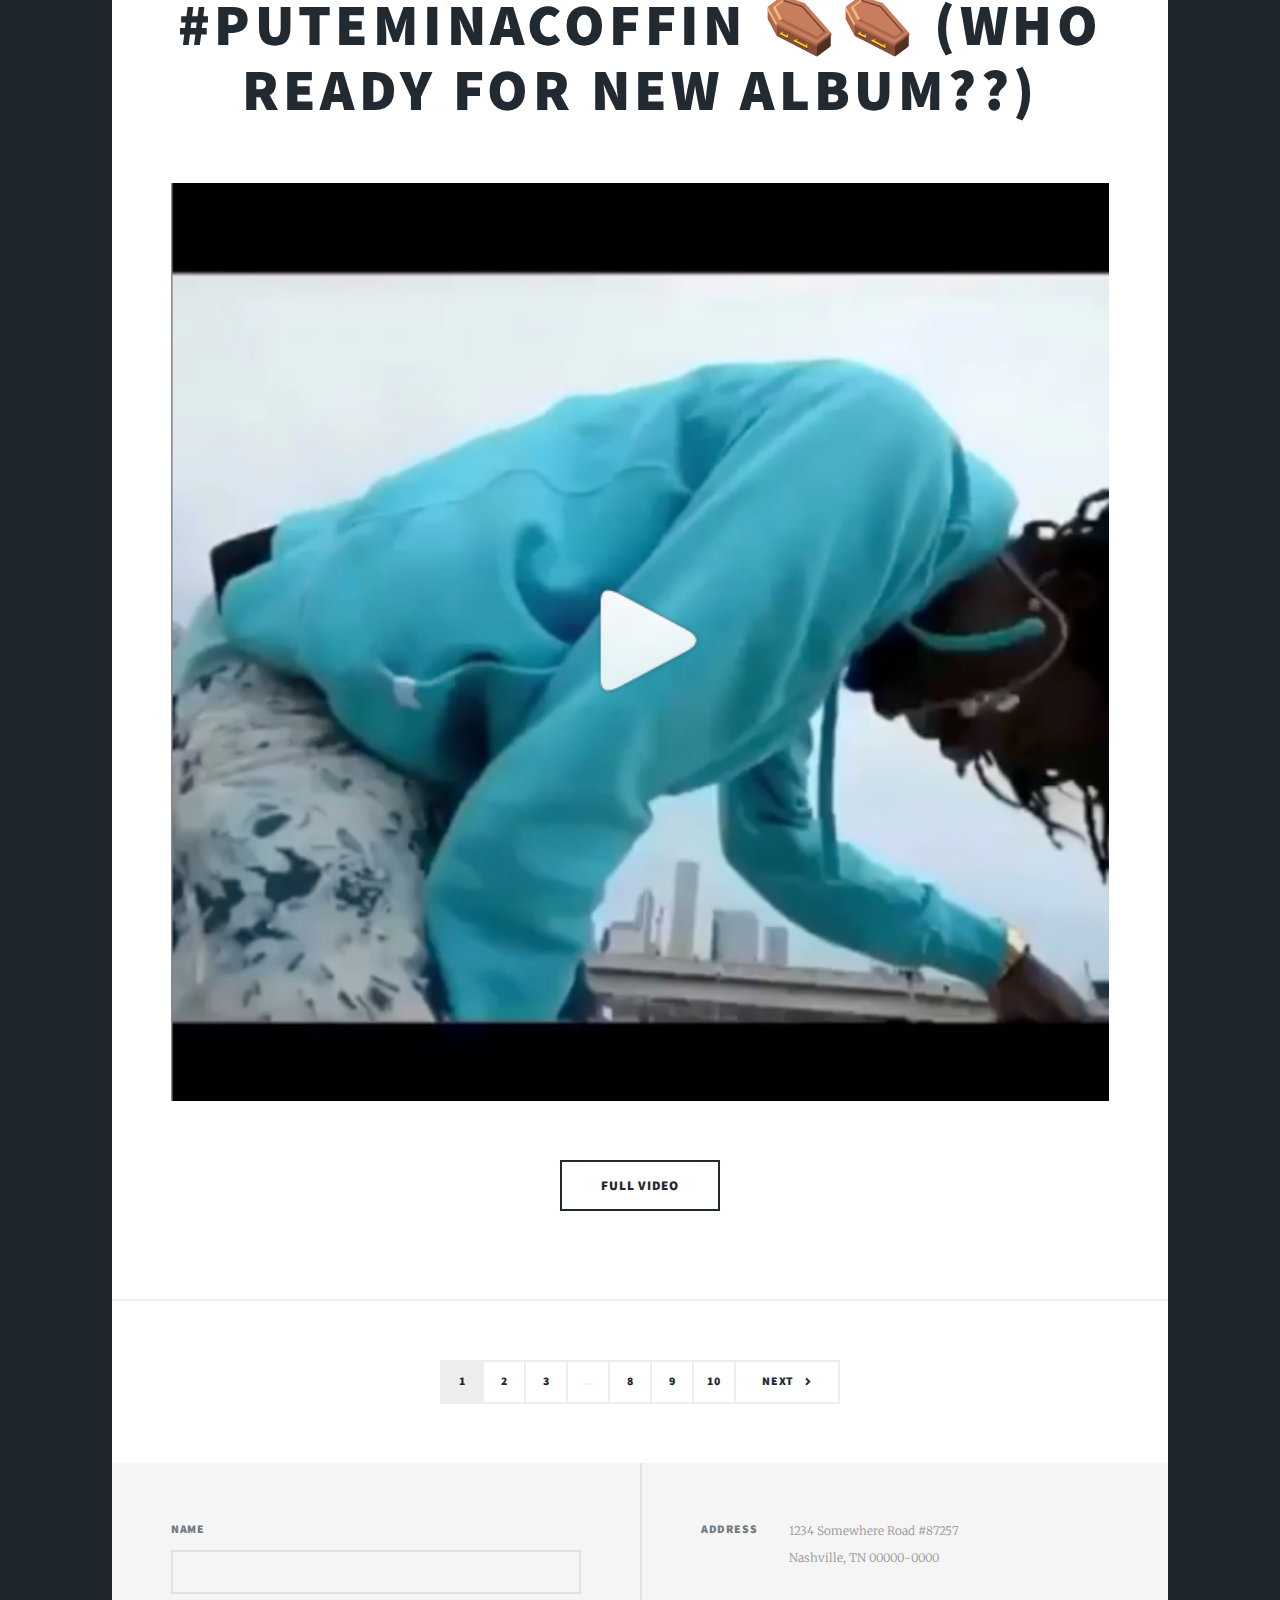
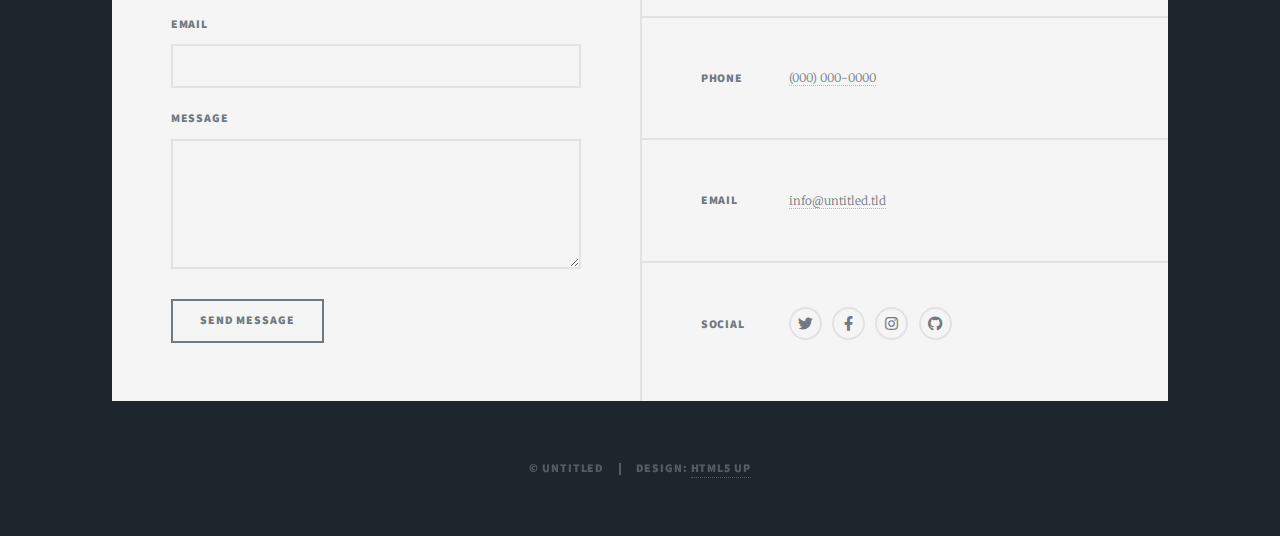
<file: vonmarFullSite/index.html>
<!DOCTYPE HTML>
<!--
	Massively by HTML5 UP
	html5up.net | @ajlkn
	Free for personal and commercial use under the CCA 3.0 license (html5up.net/license)
-->
<html>
	<head>
		<title>Massively by HTML5 UP</title>
		<meta charset="utf-8" />
		<meta name="viewport" content="width=device-width, initial-scale=1, user-scalable=no" />
		<link rel="stylesheet" href="assets/css/main.css" />
		<noscript><link rel="stylesheet" href="assets/css/noscript.css" /></noscript>
	</head>
	<body class="is-preload">

		<!-- Wrapper -->
			<div id="wrapper" class="fade-in">

				<!-- Intro -->
					<div id="intro">
						<h1>This is<br />
							VonMar <aka> “PUT EM IN A COFFIN”⚰️🤘🏾</h1>
								<p><a href="#" class="image fit"><img src="images/vonmar2.jpg" alt="" /></a></p>
						<p>Artist. Entreprenuer. <a href="https://instagram.com/vonmar">@vonmar</a> with <a href="https://facebook.com/cirruscode">@cirruscode</a><br />
						<!-- and released for free under the <a href="https://html5up.net/license">Creative Commons license</a>.</p> -->
						<ul class="actions">
							<li><a href="#header" class="button icon solid solo fa-arrow-down scrolly">Continue</a></li>
						</ul>
					</div>

				<!-- Header -->
					<header id="header">
						<a href="index.html" class="logo">VonMar</a>
					</header>

				<!-- Nav -->
					<nav id="nav">
						<ul class="links">
							<li class="active"><a href="index.html">This is VonMar</a></li>
							<li><a href="generic.html">Videos</a></li>
							<li><a href="elements.html">Music</a></li>
							<li><a href="elements.html">Store</a></li>
						</ul>
						<ul class="icons">
							<li><a href="#" class="icon brands fa-twitter"><span class="label">Twitter</span></a></li>
							<li><a href="#" class="icon brands fa-facebook-f"><span class="label">Facebook</span></a></li>
							<li><a href="#" class="icon brands fa-instagram"><span class="label">Instagram</span></a></li>
							<li><a href="#" class="icon brands fa-github"><span class="label">GitHub</span></a></li>
						</ul>
					</nav>

				<!-- Main -->
					<div id="main">

						<!-- Featured Post -->
							<article class="post featured">
								<header class="major">
									<span class="date">Nov 11, 2019</span>
									<h2><a href="https://www.instagram.com/p/B4gPfZ8h6hA/">And this is a<br />
										#videoshoot 🎥 camera #puteminacoffin #vonmar</a></h2>
									
								</header>
								<a href="https://www.instagram.com/p/B4gPfZ8h6hA/" class="image main"><img src="images/vomar3.png" alt="" /></a>
								<ul class="actions special">
									<li><a href="https://www.instagram.com/p/B4gPfZ8h6hA/" class="button large">Full Video</a></li>
								</ul>
							</article>
							<article class="post featured">
								<header class="major">
									<span class="date">Nov 11, 2019</span>
									<h2><a href="https://www.instagram.com/p/B398lkspa43/">And this is a<br />
										(Vonmar- ONE OF A KIND) “Song that Got me there”💪🏾💪🏾🤷🏾‍♂️👀💉‼️‼️ #oneofakind #vonmar #puteminacoffin ⚰️⚰️ (WHO READY FOR NEW ALBUM??)</a></h2>
									
								</header>
								<a href="https://www.instagram.com/p/B398lkspa43/" class="image main"><img src="images/vonmar67.png" alt="" /></a>
								<ul class="actions special">
									<li><a href="https://www.instagram.com/p/B398lkspa43/" class="button large">Full Video</a></li>
								</ul>
							</article>
						<!-- Posts 
							<section class="posts">
								<article>
									<header>
										<span class="date">Nov 8, 2018</span>
										<h2><a href="#">Sed magna<br />
										ipsum faucibus</a></h2>
									</header>
									<a href="#" class="image fit"><img src="images/pic02.jpg" alt="" /></a>
									<p>Donec eget ex magna. Interdum et malesuada fames ac ante ipsum primis in faucibus. Pellentesque venenatis dolor imperdiet dolor mattis sagittis magna etiam.</p>
									<ul class="actions special">
										<li><a href="#" class="button">Full Story</a></li>
									</ul>
								</article>
								<article>
									<header>
										<span class="date">April 22, 2017</span>
										<h2><a href="#">Primis eget<br />
										imperdiet lorem</a></h2>
									</header>
									<a href="#" class="image fit"><img src="images/pic03.jpg" alt="" /></a>
									<p>Donec eget ex magna. Interdum et malesuada fames ac ante ipsum primis in faucibus. Pellentesque venenatis dolor imperdiet dolor mattis sagittis magna etiam.</p>
									<ul class="actions special">
										<li><a href="#" class="button">Full Story</a></li>
									</ul>
								</article>
								<article>
									<header>
										<span class="date">April 18, 2017</span>
										<h2><a href="#">Ante mattis<br />
										interdum dolor</a></h2>
									</header>
									<a href="#" class="image fit"><img src="images/pic04.jpg" alt="" /></a>
									<p>Donec eget ex magna. Interdum et malesuada fames ac ante ipsum primis in faucibus. Pellentesque venenatis dolor imperdiet dolor mattis sagittis magna etiam.</p>
									<ul class="actions special">
										<li><a href="#" class="button">Full Story</a></li>
									</ul>
								</article>
								<article>
									<header>
										<span class="date">April 14, 2017</span>
										<h2><a href="#">Tempus sed<br />
										nulla imperdiet</a></h2>
									</header>
									<a href="#" class="image fit"><img src="images/pic05.jpg" alt="" /></a>
									<p>Donec eget ex magna. Interdum et malesuada fames ac ante ipsum primis in faucibus. Pellentesque venenatis dolor imperdiet dolor mattis sagittis magna etiam.</p>
									<ul class="actions special">
										<li><a href="#" class="button">Full Story</a></li>
									</ul>
								</article>
								<article>
									<header>
										<span class="date">April 11, 2017</span>
										<h2><a href="#">Odio magna<br />
										sed consectetur</a></h2>
									</header>
									<a href="#" class="image fit"><img src="images/pic06.jpg" alt="" /></a>
									<p>Donec eget ex magna. Interdum et malesuada fames ac ante ipsum primis in faucibus. Pellentesque venenatis dolor imperdiet dolor mattis sagittis magna etiam.</p>
									<ul class="actions special">
										<li><a href="#" class="button">Full Story</a></li>
									</ul>
								</article>
								<article>
									<header>
										<span class="date">April 7, 2017</span>
										<h2><a href="#">Augue lorem<br />
										primis vestibulum</a></h2>
									</header>
									<a href="#" class="image fit"><img src="images/pic07.jpg" alt="" /></a>
									<p>Donec eget ex magna. Interdum et malesuada fames ac ante ipsum primis in faucibus. Pellentesque venenatis dolor imperdiet dolor mattis sagittis magna etiam.</p>
									<ul class="actions special">
										<li><a href="#" class="button">Full Story</a></li>
									</ul>
								</article>
							</section>
-->
						<!-- Footer -->
							<footer>
								<div class="pagination">
									<!--<a href="#" class="previous">Prev</a>-->
									<a href="#" class="page active">1</a>
									<a href="#" class="page">2</a>
									<a href="#" class="page">3</a>
									<span class="extra">&hellip;</span>
									<a href="#" class="page">8</a>
									<a href="#" class="page">9</a>
									<a href="#" class="page">10</a>
									<a href="#" class="next">Next</a>
								</div>
							</footer>

					</div>

				<!-- Footer -->
					<footer id="footer">
						<section>
							<form method="post" action="#">
								<div class="fields">
									<div class="field">
										<label for="name">Name</label>
										<input type="text" name="name" id="name" />
									</div>
									<div class="field">
										<label for="email">Email</label>
										<input type="text" name="email" id="email" />
									</div>
									<div class="field">
										<label for="message">Message</label>
										<textarea name="message" id="message" rows="3"></textarea>
									</div>
								</div>
								<ul class="actions">
									<li><input type="submit" value="Send Message" /></li>
								</ul>
							</form>
						</section>
						<section class="split contact">
							<section class="alt">
								<h3>Address</h3>
								<p>1234 Somewhere Road #87257<br />
								Nashville, TN 00000-0000</p>
							</section>
							<section>
								<h3>Phone</h3>
								<p><a href="#">(000) 000-0000</a></p>
							</section>
							<section>
								<h3>Email</h3>
								<p><a href="#">info@untitled.tld</a></p>
							</section>
							<section>
								<h3>Social</h3>
								<ul class="icons alt">
									<li><a href="#" class="icon brands alt fa-twitter"><span class="label">Twitter</span></a></li>
									<li><a href="#" class="icon brands alt fa-facebook-f"><span class="label">Facebook</span></a></li>
									<li><a href="#" class="icon brands alt fa-instagram"><span class="label">Instagram</span></a></li>
									<li><a href="#" class="icon brands alt fa-github"><span class="label">GitHub</span></a></li>
								</ul>
							</section>
						</section>
					</footer>

				<!-- Copyright -->
					<div id="copyright">
						<ul><li>&copy; Untitled</li><li>Design: <a href="https://html5up.net">HTML5 UP</a></li></ul>
					</div>

			</div>

		<!-- Scripts -->
			<script src="assets/js/jquery.min.js"></script>
			<script src="assets/js/jquery.scrollex.min.js"></script>
			<script src="assets/js/jquery.scrolly.min.js"></script>
			<script src="assets/js/browser.min.js"></script>
			<script src="assets/js/breakpoints.min.js"></script>
			<script src="assets/js/util.js"></script>
			<script src="assets/js/main.js"></script>

	</body>
</html>
</file>
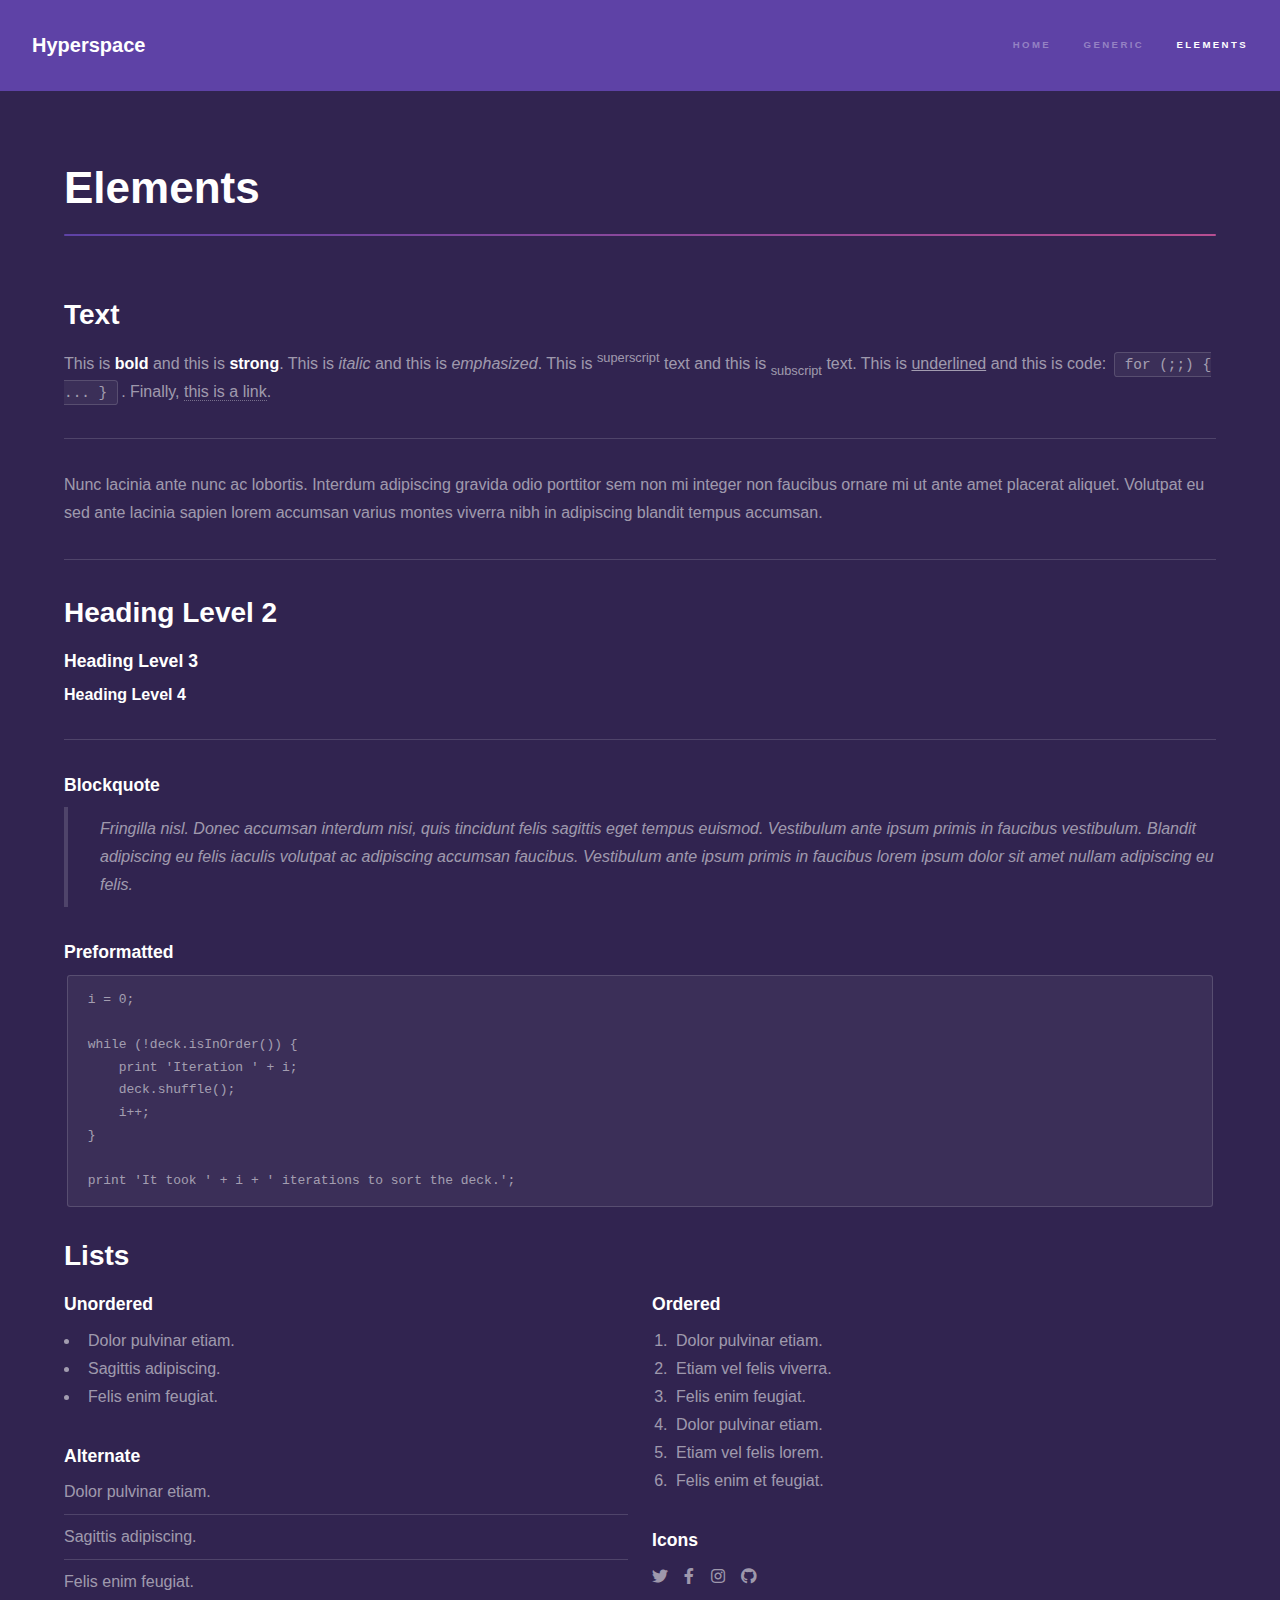
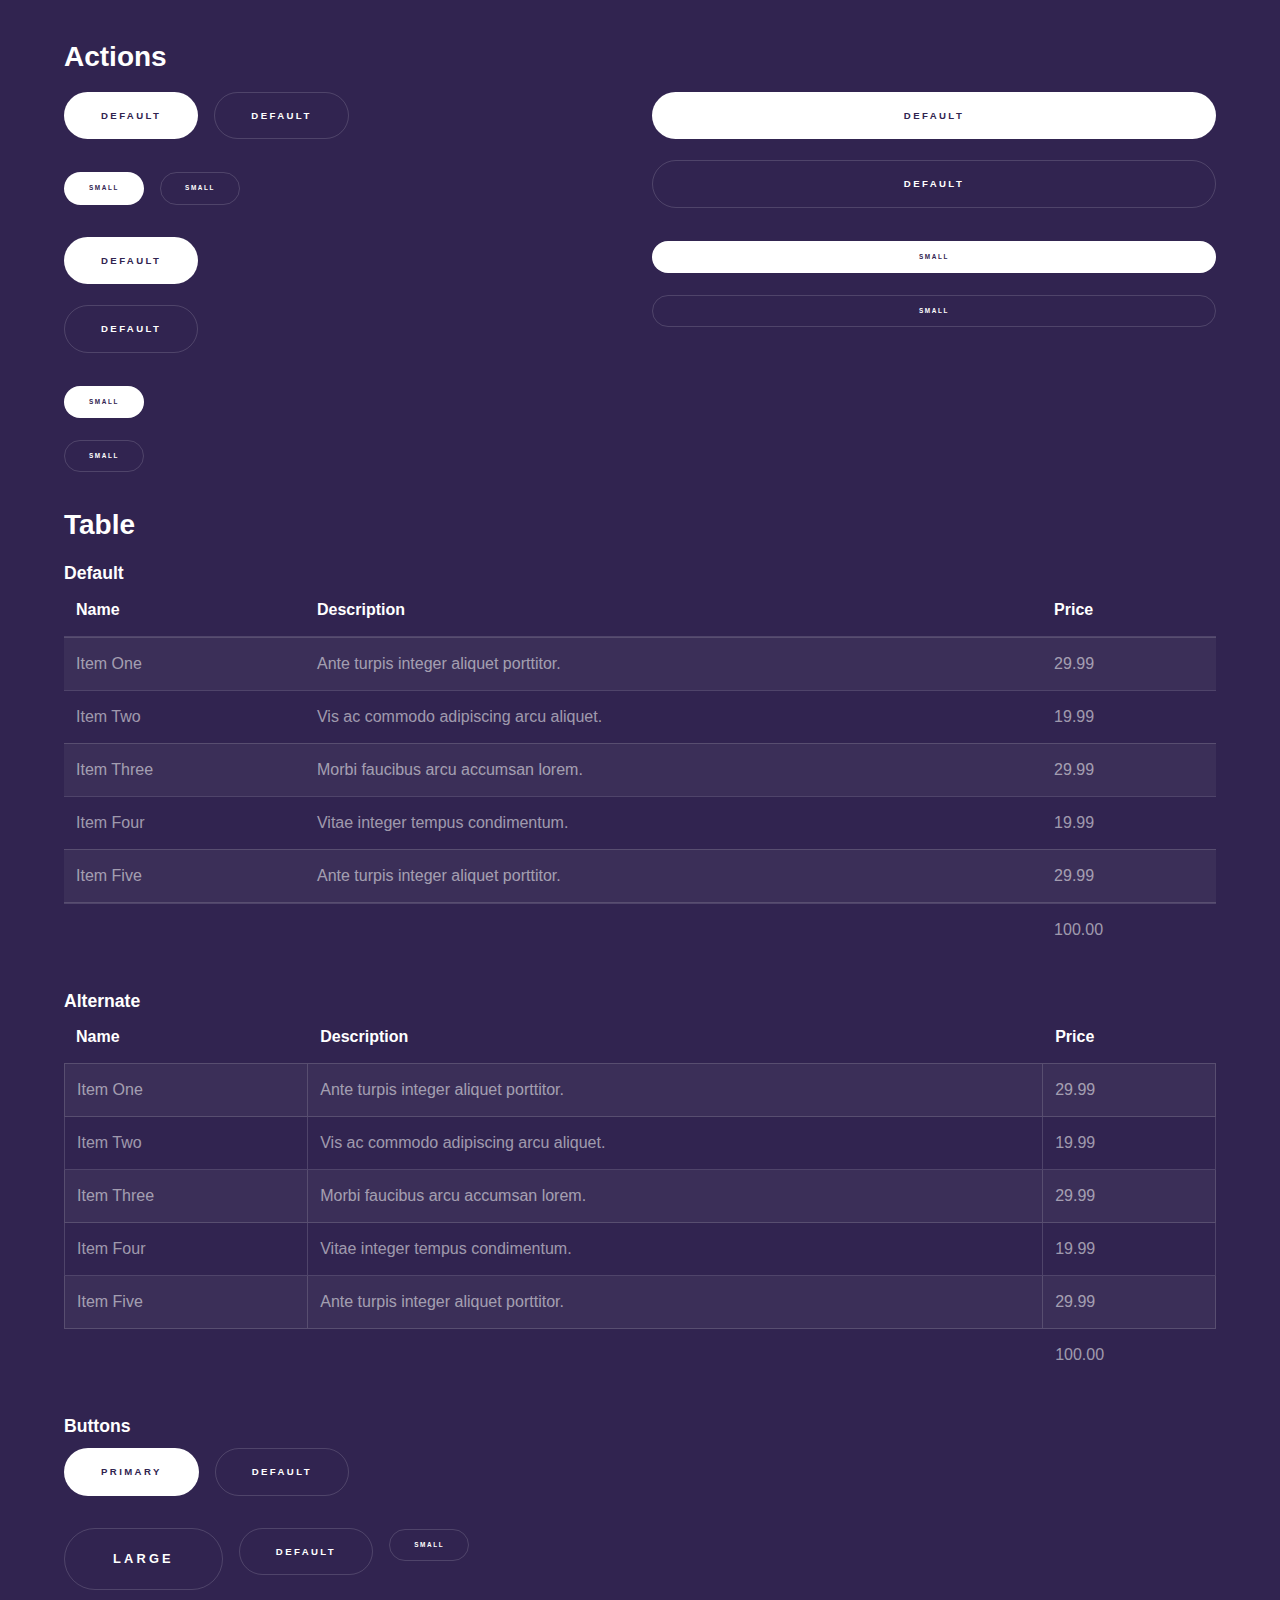
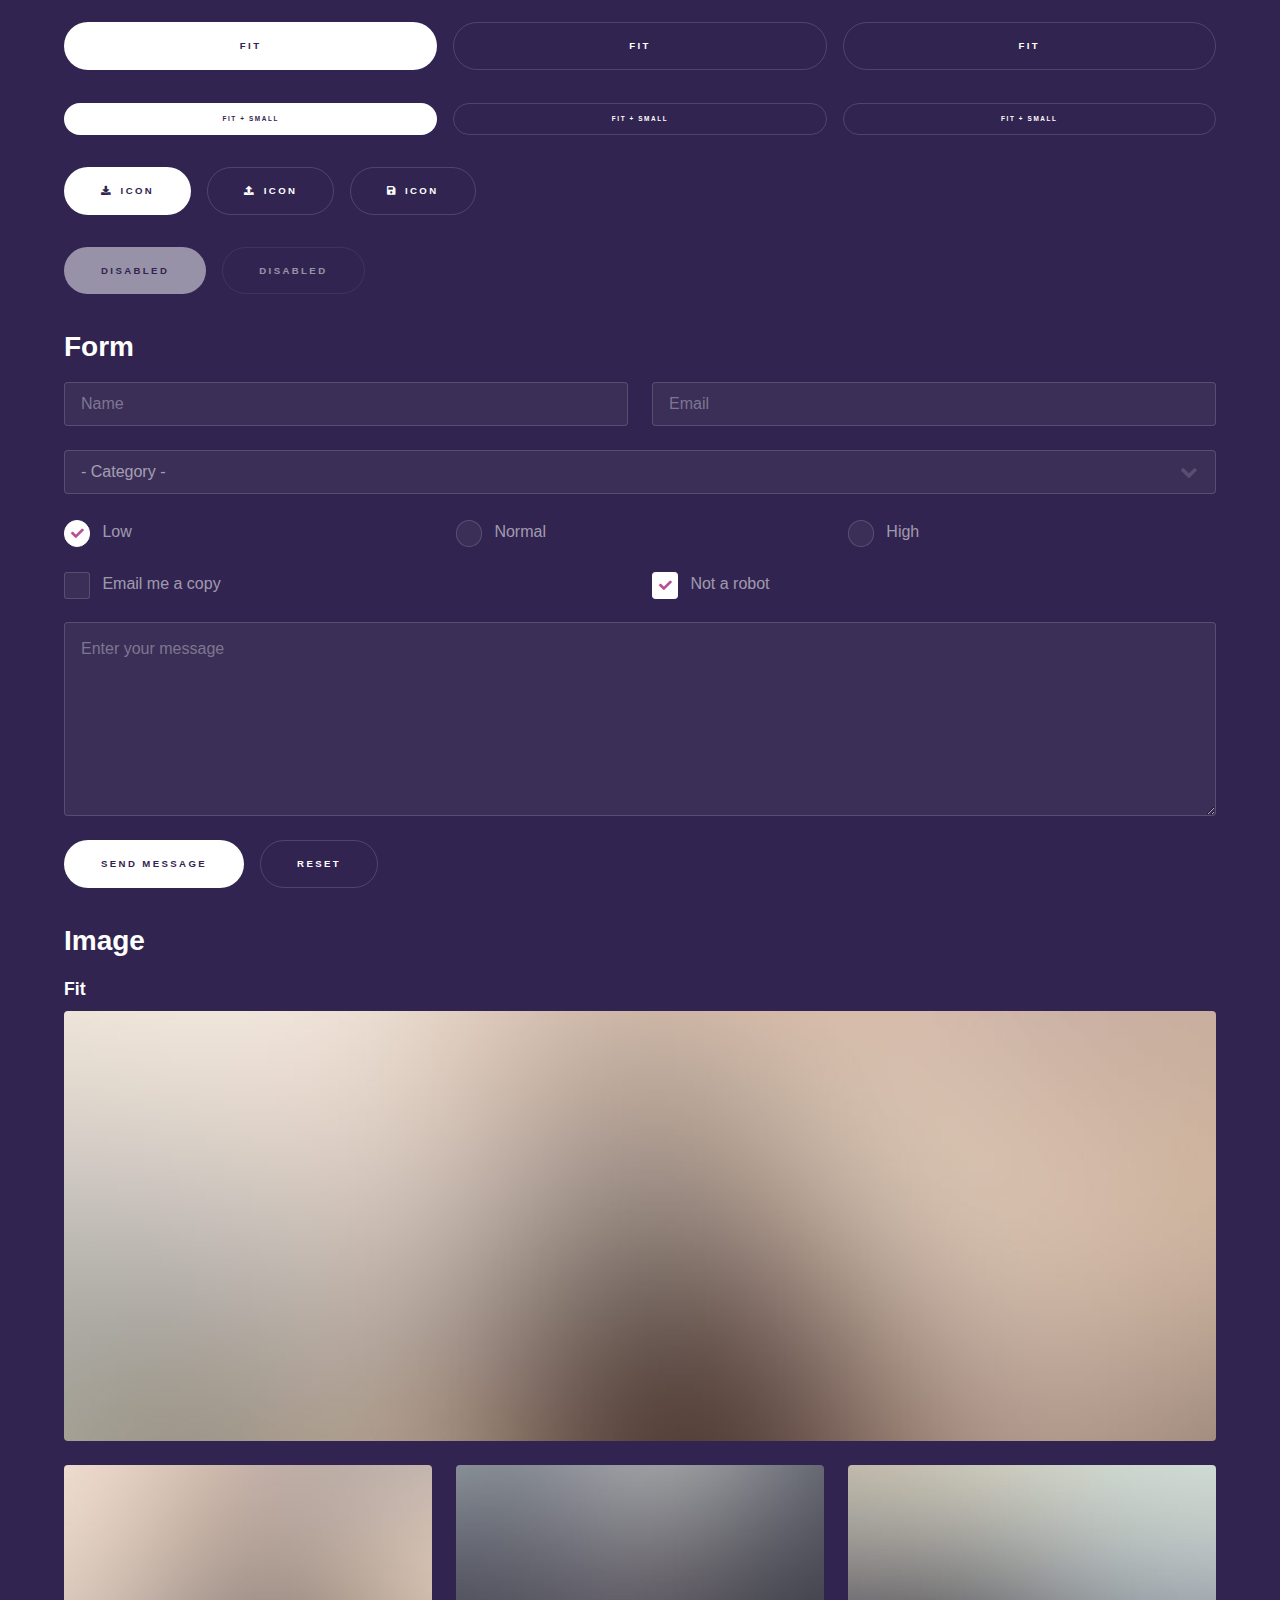
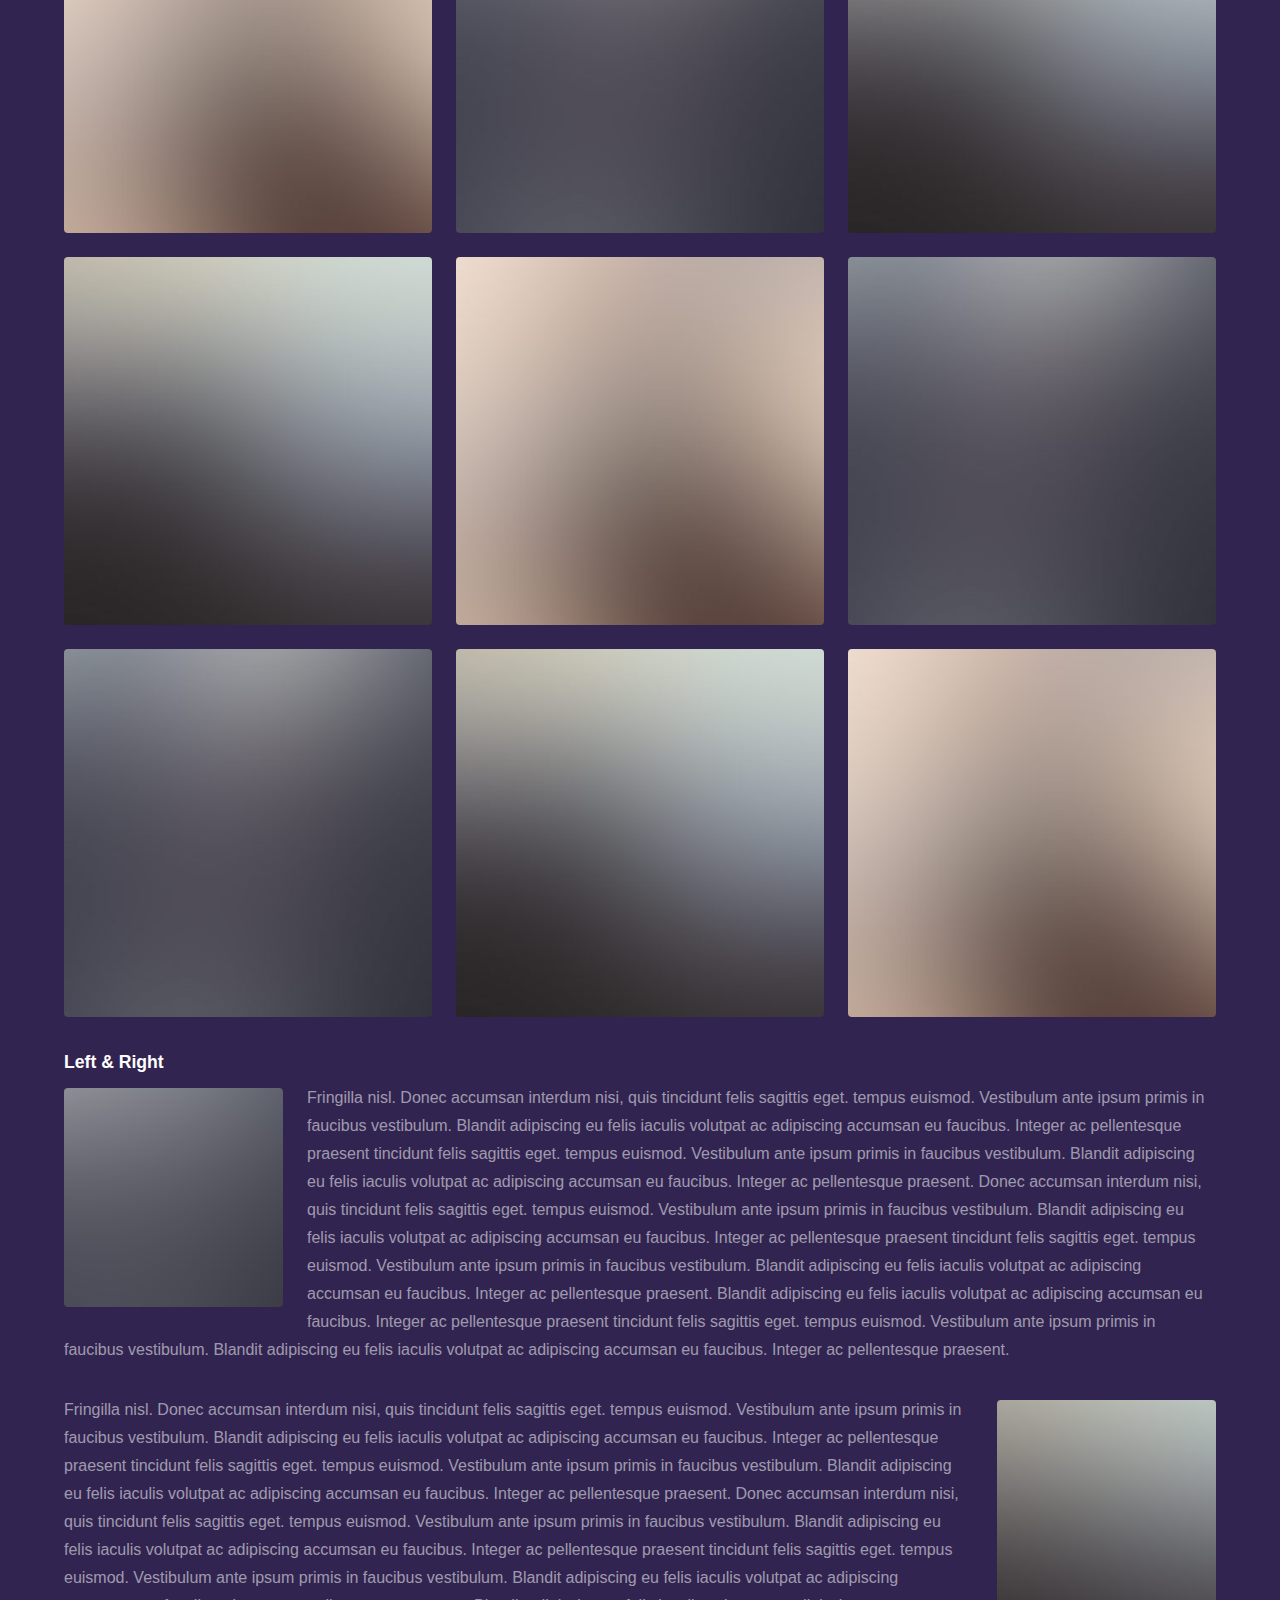
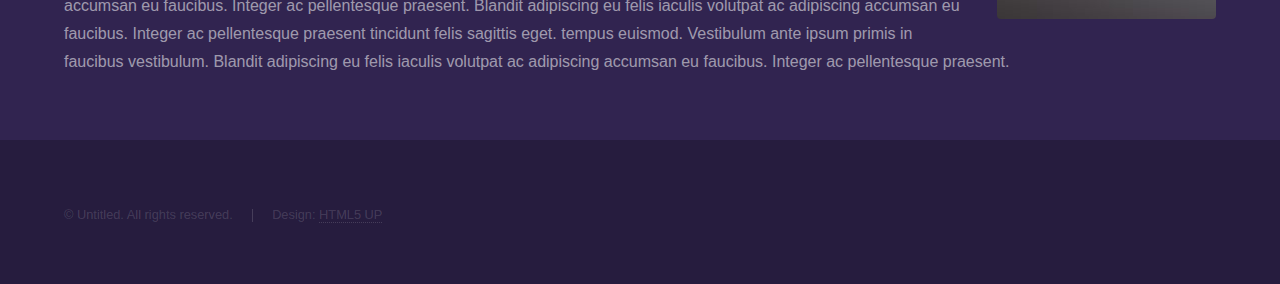
<file: elements.html>
<!DOCTYPE HTML>
<!--
	Hyperspace by HTML5 UP
	html5up.net | @ajlkn
	Free for personal and commercial use under the CCA 3.0 license (html5up.net/license)
-->
<html>
	<head>
		<title>Elements - Hyperspace by HTML5 UP</title>
		<meta charset="utf-8" />
		<meta name="viewport" content="width=device-width, initial-scale=1, user-scalable=no" />
		<link rel="stylesheet" href="assets/css/main.css" />
		<noscript><link rel="stylesheet" href="assets/css/noscript.css" /></noscript>
	</head>
	<body class="is-preload">

		<!-- Header -->
			<header id="header">
				<a href="index.html" class="title">Hyperspace</a>
				<nav>
					<ul>
						<li><a href="index.html">Home</a></li>
						<li><a href="generic.html">Generic</a></li>
						<li><a href="elements.html"  class="active">Elements</a></li>
					</ul>
				</nav>
			</header>

		<!-- Wrapper -->
			<div id="wrapper">

				<!-- Main -->
					<section id="main" class="wrapper">
						<div class="inner">
							<h1 class="major">Elements</h1>

							<!-- Text -->
								<section>
									<h2>Text</h2>
									<p>This is <b>bold</b> and this is <strong>strong</strong>. This is <i>italic</i> and this is <em>emphasized</em>.
									This is <sup>superscript</sup> text and this is <sub>subscript</sub> text.
									This is <u>underlined</u> and this is code: <code>for (;;) { ... }</code>. Finally, <a href="#">this is a link</a>.</p>
									<hr />
									<p>Nunc lacinia ante nunc ac lobortis. Interdum adipiscing gravida odio porttitor sem non mi integer non faucibus ornare mi ut ante amet placerat aliquet. Volutpat eu sed ante lacinia sapien lorem accumsan varius montes viverra nibh in adipiscing blandit tempus accumsan.</p>
									<hr />
									<h2>Heading Level 2</h2>
									<h3>Heading Level 3</h3>
									<h4>Heading Level 4</h4>
									<hr />
									<h3>Blockquote</h3>
									<blockquote>Fringilla nisl. Donec accumsan interdum nisi, quis tincidunt felis sagittis eget tempus euismod. Vestibulum ante ipsum primis in faucibus vestibulum. Blandit adipiscing eu felis iaculis volutpat ac adipiscing accumsan faucibus. Vestibulum ante ipsum primis in faucibus lorem ipsum dolor sit amet nullam adipiscing eu felis.</blockquote>
									<h3>Preformatted</h3>
									<pre><code>i = 0;

while (!deck.isInOrder()) {
    print 'Iteration ' + i;
    deck.shuffle();
    i++;
}

print 'It took ' + i + ' iterations to sort the deck.';</code></pre>
								</section>

							<!-- Lists -->
								<section>
									<h2>Lists</h2>
									<div class="row">
										<div class="col-6 col-12-medium">
											<h3>Unordered</h3>
											<ul>
												<li>Dolor pulvinar etiam.</li>
												<li>Sagittis adipiscing.</li>
												<li>Felis enim feugiat.</li>
											</ul>
											<h3>Alternate</h3>
											<ul class="alt">
												<li>Dolor pulvinar etiam.</li>
												<li>Sagittis adipiscing.</li>
												<li>Felis enim feugiat.</li>
											</ul>
										</div>
										<div class="col-6 col-12-medium">
											<h3>Ordered</h3>
											<ol>
												<li>Dolor pulvinar etiam.</li>
												<li>Etiam vel felis viverra.</li>
												<li>Felis enim feugiat.</li>
												<li>Dolor pulvinar etiam.</li>
												<li>Etiam vel felis lorem.</li>
												<li>Felis enim et feugiat.</li>
											</ol>
											<h3>Icons</h3>
											<ul class="icons">
												<li><a href="#" class="icon brands fa-twitter"><span class="label">Twitter</span></a></li>
												<li><a href="#" class="icon brands fa-facebook-f"><span class="label">Facebook</span></a></li>
												<li><a href="#" class="icon brands fa-instagram"><span class="label">Instagram</span></a></li>
												<li><a href="#" class="icon brands fa-github"><span class="label">Github</span></a></li>
											</ul>
										</div>
									</div>
									<h2>Actions</h2>
									<div class="row">
										<div class="col-6 col-12-medium">
											<ul class="actions">
												<li><a href="#" class="button primary">Default</a></li>
												<li><a href="#" class="button">Default</a></li>
											</ul>
											<ul class="actions small">
												<li><a href="#" class="button primary small">Small</a></li>
												<li><a href="#" class="button small">Small</a></li>
											</ul>
											<ul class="actions stacked">
												<li><a href="#" class="button primary">Default</a></li>
												<li><a href="#" class="button">Default</a></li>
											</ul>
											<ul class="actions stacked">
												<li><a href="#" class="button primary small">Small</a></li>
												<li><a href="#" class="button small">Small</a></li>
											</ul>
										</div>
										<div class="col-6 col-12-medium">
											<ul class="actions stacked">
												<li><a href="#" class="button primary fit">Default</a></li>
												<li><a href="#" class="button fit">Default</a></li>
											</ul>
											<ul class="actions stacked">
												<li><a href="#" class="button primary small fit">Small</a></li>
												<li><a href="#" class="button small fit">Small</a></li>
											</ul>
										</div>
									</div>
								</section>

							<!-- Table -->
								<section>
									<h2>Table</h2>
									<h3>Default</h3>
									<div class="table-wrapper">
										<table>
											<thead>
												<tr>
													<th>Name</th>
													<th>Description</th>
													<th>Price</th>
												</tr>
											</thead>
											<tbody>
												<tr>
													<td>Item One</td>
													<td>Ante turpis integer aliquet porttitor.</td>
													<td>29.99</td>
												</tr>
												<tr>
													<td>Item Two</td>
													<td>Vis ac commodo adipiscing arcu aliquet.</td>
													<td>19.99</td>
												</tr>
												<tr>
													<td>Item Three</td>
													<td> Morbi faucibus arcu accumsan lorem.</td>
													<td>29.99</td>
												</tr>
												<tr>
													<td>Item Four</td>
													<td>Vitae integer tempus condimentum.</td>
													<td>19.99</td>
												</tr>
												<tr>
													<td>Item Five</td>
													<td>Ante turpis integer aliquet porttitor.</td>
													<td>29.99</td>
												</tr>
											</tbody>
											<tfoot>
												<tr>
													<td colspan="2"></td>
													<td>100.00</td>
												</tr>
											</tfoot>
										</table>
									</div>

									<h3>Alternate</h3>
									<div class="table-wrapper">
										<table class="alt">
											<thead>
												<tr>
													<th>Name</th>
													<th>Description</th>
													<th>Price</th>
												</tr>
											</thead>
											<tbody>
												<tr>
													<td>Item One</td>
													<td>Ante turpis integer aliquet porttitor.</td>
													<td>29.99</td>
												</tr>
												<tr>
													<td>Item Two</td>
													<td>Vis ac commodo adipiscing arcu aliquet.</td>
													<td>19.99</td>
												</tr>
												<tr>
													<td>Item Three</td>
													<td> Morbi faucibus arcu accumsan lorem.</td>
													<td>29.99</td>
												</tr>
												<tr>
													<td>Item Four</td>
													<td>Vitae integer tempus condimentum.</td>
													<td>19.99</td>
												</tr>
												<tr>
													<td>Item Five</td>
													<td>Ante turpis integer aliquet porttitor.</td>
													<td>29.99</td>
												</tr>
											</tbody>
											<tfoot>
												<tr>
													<td colspan="2"></td>
													<td>100.00</td>
												</tr>
											</tfoot>
										</table>
									</div>
								</section>

							<!-- Buttons -->
								<section>
									<h3>Buttons</h3>
									<ul class="actions">
										<li><a href="#" class="button primary">Primary</a></li>
										<li><a href="#" class="button">Default</a></li>
									</ul>
									<ul class="actions">
										<li><a href="#" class="button large">Large</a></li>
										<li><a href="#" class="button">Default</a></li>
										<li><a href="#" class="button small">Small</a></li>
									</ul>
									<ul class="actions fit">
										<li><a href="#" class="button primary fit">Fit</a></li>
										<li><a href="#" class="button fit">Fit</a></li>
										<li><a href="#" class="button fit">Fit</a></li>
									</ul>
									<ul class="actions fit small">
										<li><a href="#" class="button primary fit small">Fit + Small</a></li>
										<li><a href="#" class="button fit small">Fit + Small</a></li>
										<li><a href="#" class="button fit small">Fit + Small</a></li>
									</ul>
									<ul class="actions">
										<li><a href="#" class="button primary icon solid fa-download">Icon</a></li>
										<li><a href="#" class="button icon solid fa-upload">Icon</a></li>
										<li><a href="#" class="button icon solid fa-save">Icon</a></li>
									</ul>
									<ul class="actions">
										<li><span class="button primary disabled">Disabled</span></li>
										<li><span class="button disabled">Disabled</span></li>
									</ul>
								</section>

							<!-- Form -->
								<section>
									<h2>Form</h2>
									<form method="post" action="#">
										<div class="row gtr-uniform">
											<div class="col-6 col-12-xsmall">
												<input type="text" name="demo-name" id="demo-name" value="" placeholder="Name" />
											</div>
											<div class="col-6 col-12-xsmall">
												<input type="email" name="demo-email" id="demo-email" value="" placeholder="Email" />
											</div>
											<div class="col-12">
												<select name="demo-category" id="demo-category">
													<option value="">- Category -</option>
													<option value="1">Manufacturing</option>
													<option value="1">Shipping</option>
													<option value="1">Administration</option>
													<option value="1">Human Resources</option>
												</select>
											</div>
											<div class="col-4 col-12-small">
												<input type="radio" id="demo-priority-low" name="demo-priority" checked>
												<label for="demo-priority-low">Low</label>
											</div>
											<div class="col-4 col-12-small">
												<input type="radio" id="demo-priority-normal" name="demo-priority">
												<label for="demo-priority-normal">Normal</label>
											</div>
											<div class="col-4 col-12-small">
												<input type="radio" id="demo-priority-high" name="demo-priority">
												<label for="demo-priority-high">High</label>
											</div>
											<div class="col-6 col-12-small">
												<input type="checkbox" id="demo-copy" name="demo-copy">
												<label for="demo-copy">Email me a copy</label>
											</div>
											<div class="col-6 col-12-small">
												<input type="checkbox" id="demo-human" name="demo-human" checked>
												<label for="demo-human">Not a robot</label>
											</div>
											<div class="col-12">
												<textarea name="demo-message" id="demo-message" placeholder="Enter your message" rows="6"></textarea>
											</div>
											<div class="col-12">
												<ul class="actions">
													<li><input type="submit" value="Send Message" class="primary" /></li>
													<li><input type="reset" value="Reset" /></li>
												</ul>
											</div>
										</div>
									</form>
								</section>

							<!-- Image -->
								<section>
									<h2>Image</h2>
									<h3>Fit</h3>
									<div class="box alt">
										<div class="row gtr-uniform">
											<div class="col-12"><span class="image fit"><img src="images/pic04.jpg" alt="" /></span></div>
											<div class="col-4"><span class="image fit"><img src="images/pic01.jpg" alt="" /></span></div>
											<div class="col-4"><span class="image fit"><img src="images/pic02.jpg" alt="" /></span></div>
											<div class="col-4"><span class="image fit"><img src="images/pic03.jpg" alt="" /></span></div>
											<div class="col-4"><span class="image fit"><img src="images/pic03.jpg" alt="" /></span></div>
											<div class="col-4"><span class="image fit"><img src="images/pic01.jpg" alt="" /></span></div>
											<div class="col-4"><span class="image fit"><img src="images/pic02.jpg" alt="" /></span></div>
											<div class="col-4"><span class="image fit"><img src="images/pic02.jpg" alt="" /></span></div>
											<div class="col-4"><span class="image fit"><img src="images/pic03.jpg" alt="" /></span></div>
											<div class="col-4"><span class="image fit"><img src="images/pic01.jpg" alt="" /></span></div>
										</div>
									</div>
									<h3>Left &amp; Right</h3>
									<p><span class="image left"><img src="images/pic05.jpg" alt="" /></span>Fringilla nisl. Donec accumsan interdum nisi, quis tincidunt felis sagittis eget. tempus euismod. Vestibulum ante ipsum primis in faucibus vestibulum. Blandit adipiscing eu felis iaculis volutpat ac adipiscing accumsan eu faucibus. Integer ac pellentesque praesent tincidunt felis sagittis eget. tempus euismod. Vestibulum ante ipsum primis in faucibus vestibulum. Blandit adipiscing eu felis iaculis volutpat ac adipiscing accumsan eu faucibus. Integer ac pellentesque praesent. Donec accumsan interdum nisi, quis tincidunt felis sagittis eget. tempus euismod. Vestibulum ante ipsum primis in faucibus vestibulum. Blandit adipiscing eu felis iaculis volutpat ac adipiscing accumsan eu faucibus. Integer ac pellentesque praesent tincidunt felis sagittis eget. tempus euismod. Vestibulum ante ipsum primis in faucibus vestibulum. Blandit adipiscing eu felis iaculis volutpat ac adipiscing accumsan eu faucibus. Integer ac pellentesque praesent. Blandit adipiscing eu felis iaculis volutpat ac adipiscing accumsan eu faucibus. Integer ac pellentesque praesent tincidunt felis sagittis eget. tempus euismod. Vestibulum ante ipsum primis in faucibus vestibulum. Blandit adipiscing eu felis iaculis volutpat ac adipiscing accumsan eu faucibus. Integer ac pellentesque praesent.</p>
									<p><span class="image right"><img src="images/pic06.jpg" alt="" /></span>Fringilla nisl. Donec accumsan interdum nisi, quis tincidunt felis sagittis eget. tempus euismod. Vestibulum ante ipsum primis in faucibus vestibulum. Blandit adipiscing eu felis iaculis volutpat ac adipiscing accumsan eu faucibus. Integer ac pellentesque praesent tincidunt felis sagittis eget. tempus euismod. Vestibulum ante ipsum primis in faucibus vestibulum. Blandit adipiscing eu felis iaculis volutpat ac adipiscing accumsan eu faucibus. Integer ac pellentesque praesent. Donec accumsan interdum nisi, quis tincidunt felis sagittis eget. tempus euismod. Vestibulum ante ipsum primis in faucibus vestibulum. Blandit adipiscing eu felis iaculis volutpat ac adipiscing accumsan eu faucibus. Integer ac pellentesque praesent tincidunt felis sagittis eget. tempus euismod. Vestibulum ante ipsum primis in faucibus vestibulum. Blandit adipiscing eu felis iaculis volutpat ac adipiscing accumsan eu faucibus. Integer ac pellentesque praesent. Blandit adipiscing eu felis iaculis volutpat ac adipiscing accumsan eu faucibus. Integer ac pellentesque praesent tincidunt felis sagittis eget. tempus euismod. Vestibulum ante ipsum primis in faucibus vestibulum. Blandit adipiscing eu felis iaculis volutpat ac adipiscing accumsan eu faucibus. Integer ac pellentesque praesent.</p>
								</section>

						</div>
					</section>

			</div>

		<!-- Footer -->
			<footer id="footer" class="wrapper alt">
				<div class="inner">
					<ul class="menu">
						<li>&copy; Untitled. All rights reserved.</li><li>Design: <a href="http://html5up.net">HTML5 UP</a></li>
					</ul>
				</div>
			</footer>

		<!-- Scripts -->
			<script src="assets/js/jquery.min.js"></script>
			<script src="assets/js/jquery.scrollex.min.js"></script>
			<script src="assets/js/jquery.scrolly.min.js"></script>
			<script src="assets/js/browser.min.js"></script>
			<script src="assets/js/breakpoints.min.js"></script>
			<script src="assets/js/util.js"></script>
			<script src="assets/js/main.js"></script>

	</body>
</html>
</file>
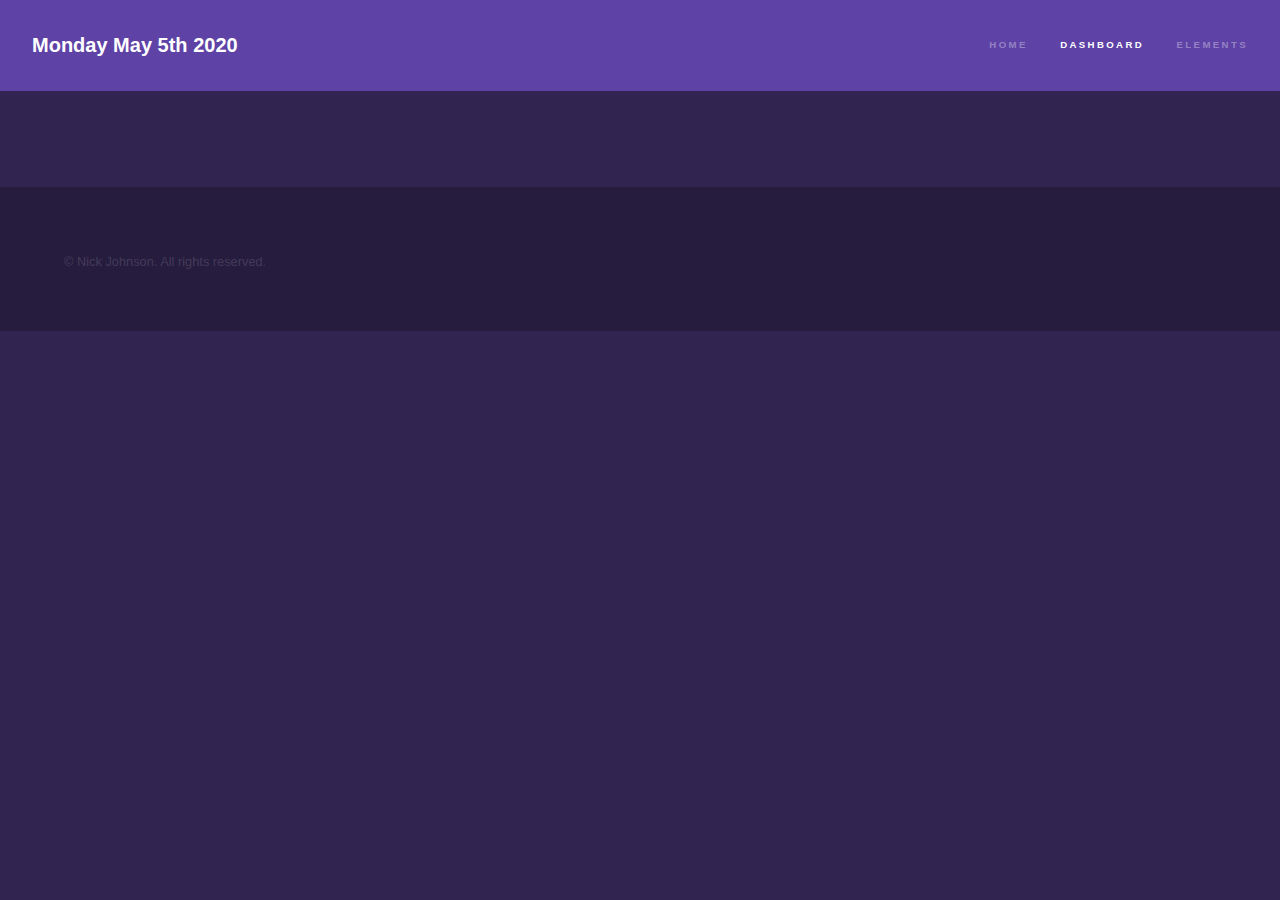
<file: generic.html>
<!DOCTYPE HTML>
<!--
	Hyperspace by HTML5 UP
	html5up.net | @ajlkn
	Free for personal and commercial use under the CCA 3.0 license (html5up.net/license)
-->
<html>
	<head>
		<title>Generic - Hyperspace by HTML5 UP</title>
		<meta charset="utf-8" />
		<meta name="viewport" content="width=device-width, initial-scale=1, user-scalable=no" />
		<link rel="stylesheet" href="assets/css/main.css" />
		<noscript><link rel="stylesheet" href="assets/css/noscript.css" /></noscript>
	</head>
	<body class="is-preload">

		<!-- Header -->
			<header id="header">
				<a href="index.html" class="title">Monday May 5th 2020</a>
				<nav>
					<ul>
						<li><a href="index.html">Home</a></li>
						<li><a href="generic.html" class="active">Dashboard</a></li>
						<li><a href="elements.html">Elements</a></li>
					</ul>
				</nav>
			</header>

		<!-- Wrapper -->
			<div id="wrapper">

				<!-- Main -->
					<section id="main" class="wrapper">
						<div class="inner">
							<!--https://newstechnologystuff.com/2019/05/28/use-lightning-web-components-in-lightning-out/-->
							
			<div id="lightning" />
			<script src="https://nickforcedev-dev-ed.lightning.force.com/lightning/lightning.out.js"></script>
			<script>
		
				$Lightning.use("c:dataEinstein", function() {
			   		$Lightning.createComponent("c:box", {
							// params here 'objectName: "Contact"'
			  		},
					 "lightning",
					 function(cmp) {
					   console.log("LWC component was created");
					   // do some stuff
					 }
				 );
			   },
			  'https://nickforcedev-dev-ed.lightning.force.com/'
			 );
	   </script>
    </script>

							<!-- <span class="image fit"><img src="images/pic04.jpg" alt="" /></span>
							<p>Donec eget ex magna. Interdum et malesuada fames ac ante ipsum primis in faucibus. Pellentesque venenatis dolor imperdiet dolor mattis sagittis. Praesent rutrum sem diam, vitae egestas enim auctor sit amet. Pellentesque leo mauris, consectetur id ipsum sit amet, fergiat. Pellentesque in mi eu massa lacinia malesuada et a elit. Donec urna ex, lacinia in purus ac, pretium pulvinar mauris. Curabitur sapien risus, commodo eget turpis at, elementum convallis elit. Pellentesque enim turpis, hendrerit tristique.</p>
							<p>Interdum et malesuada fames ac ante ipsum primis in faucibus. Pellentesque venenatis dolor imperdiet dolor mattis sagittis. Praesent rutrum sem diam, vitae egestas enim auctor sit amet. Pellentesque leo mauris, consectetur id ipsum sit amet, fersapien risus, commodo eget turpis at, elementum convallis elit. Pellentesque enim turpis, hendrerit tristique lorem ipsum dolor.</p> -->
						</div>
					</section>

			</div>

		<!-- Footer -->
			<footer id="footer" class="wrapper alt">
				<div class="inner">
					<ul class="menu">
						<li>&copy; Nick Johnson. All rights reserved.</li>
					</ul>
				</div>
			</footer>

		<!-- Scripts -->
			<script src="assets/js/jquery.min.js"></script>
			<script src="assets/js/jquery.scrollex.min.js"></script>
			<script src="assets/js/jquery.scrolly.min.js"></script>
			<script src="assets/js/browser.min.js"></script>
			<script src="assets/js/breakpoints.min.js"></script>
			<script src="assets/js/util.js"></script>
			<script src="assets/js/main.js"></script>


	</body>
</html>
</file>
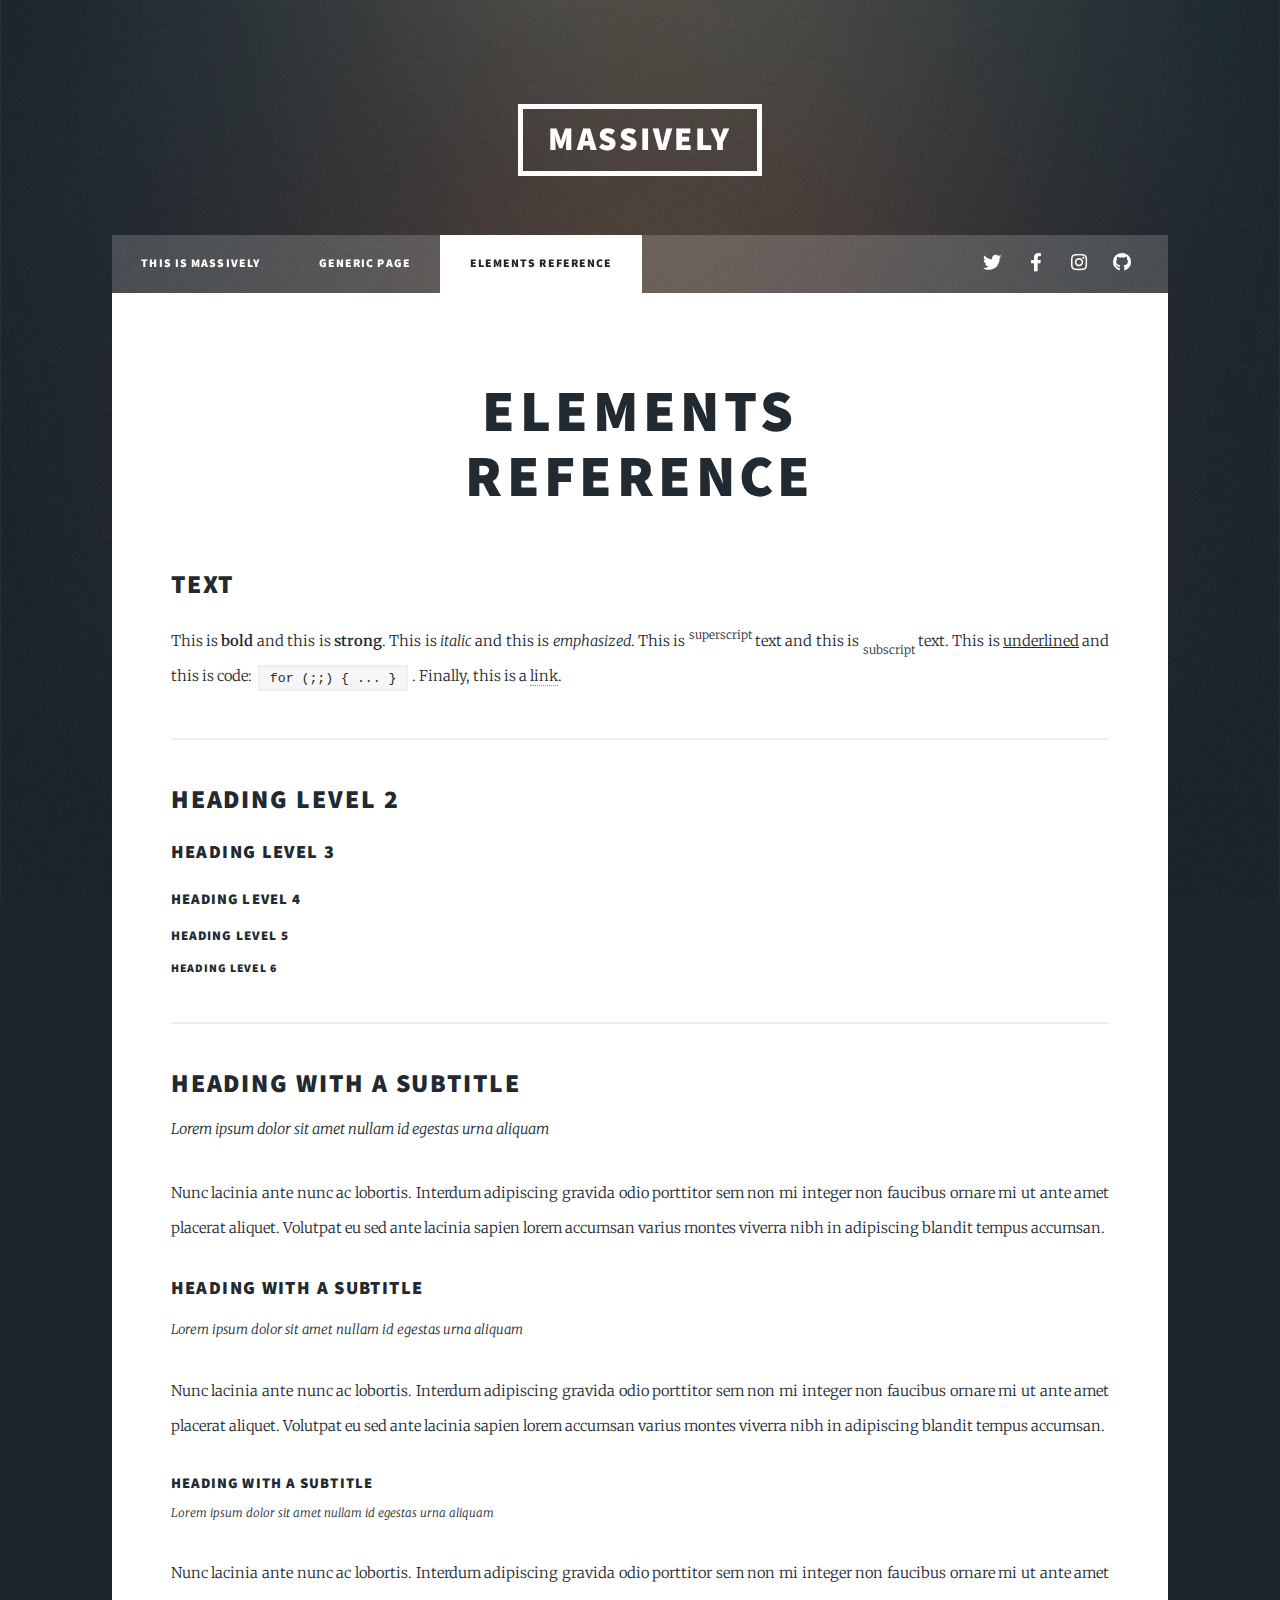
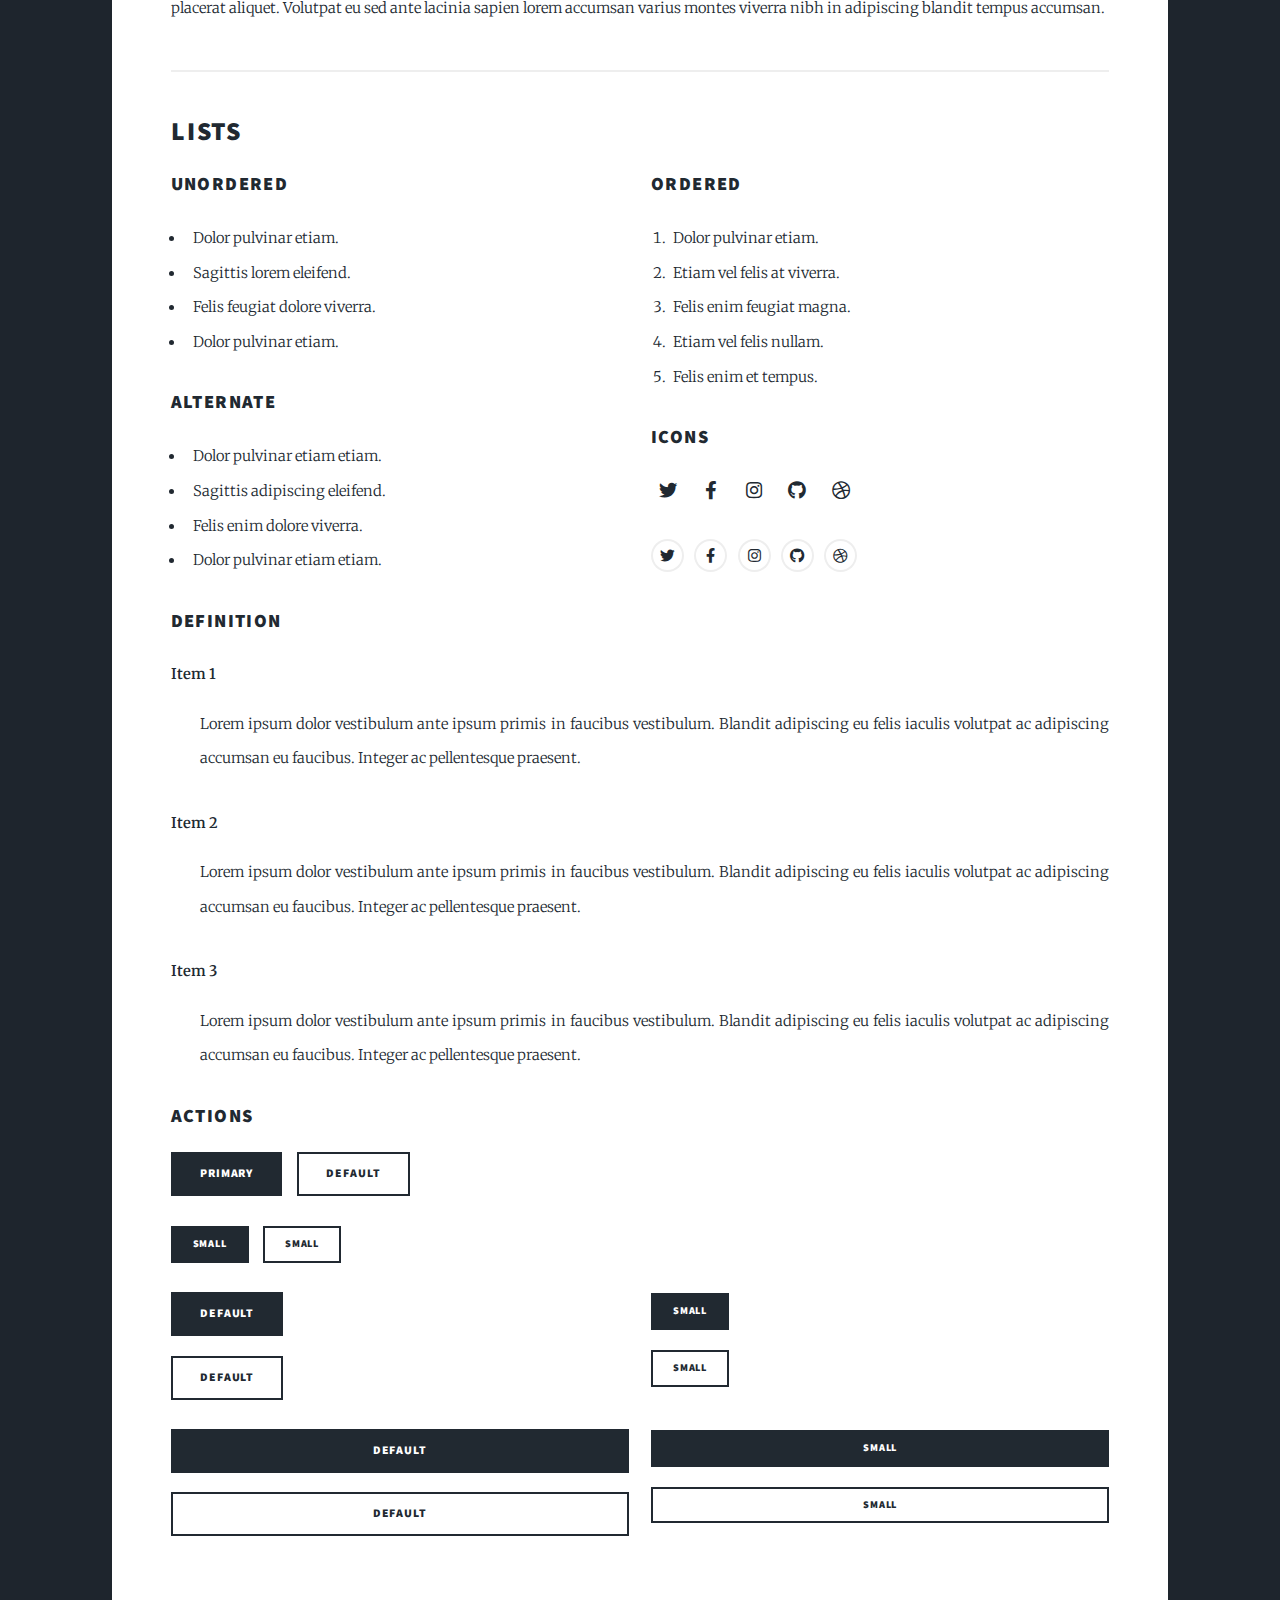
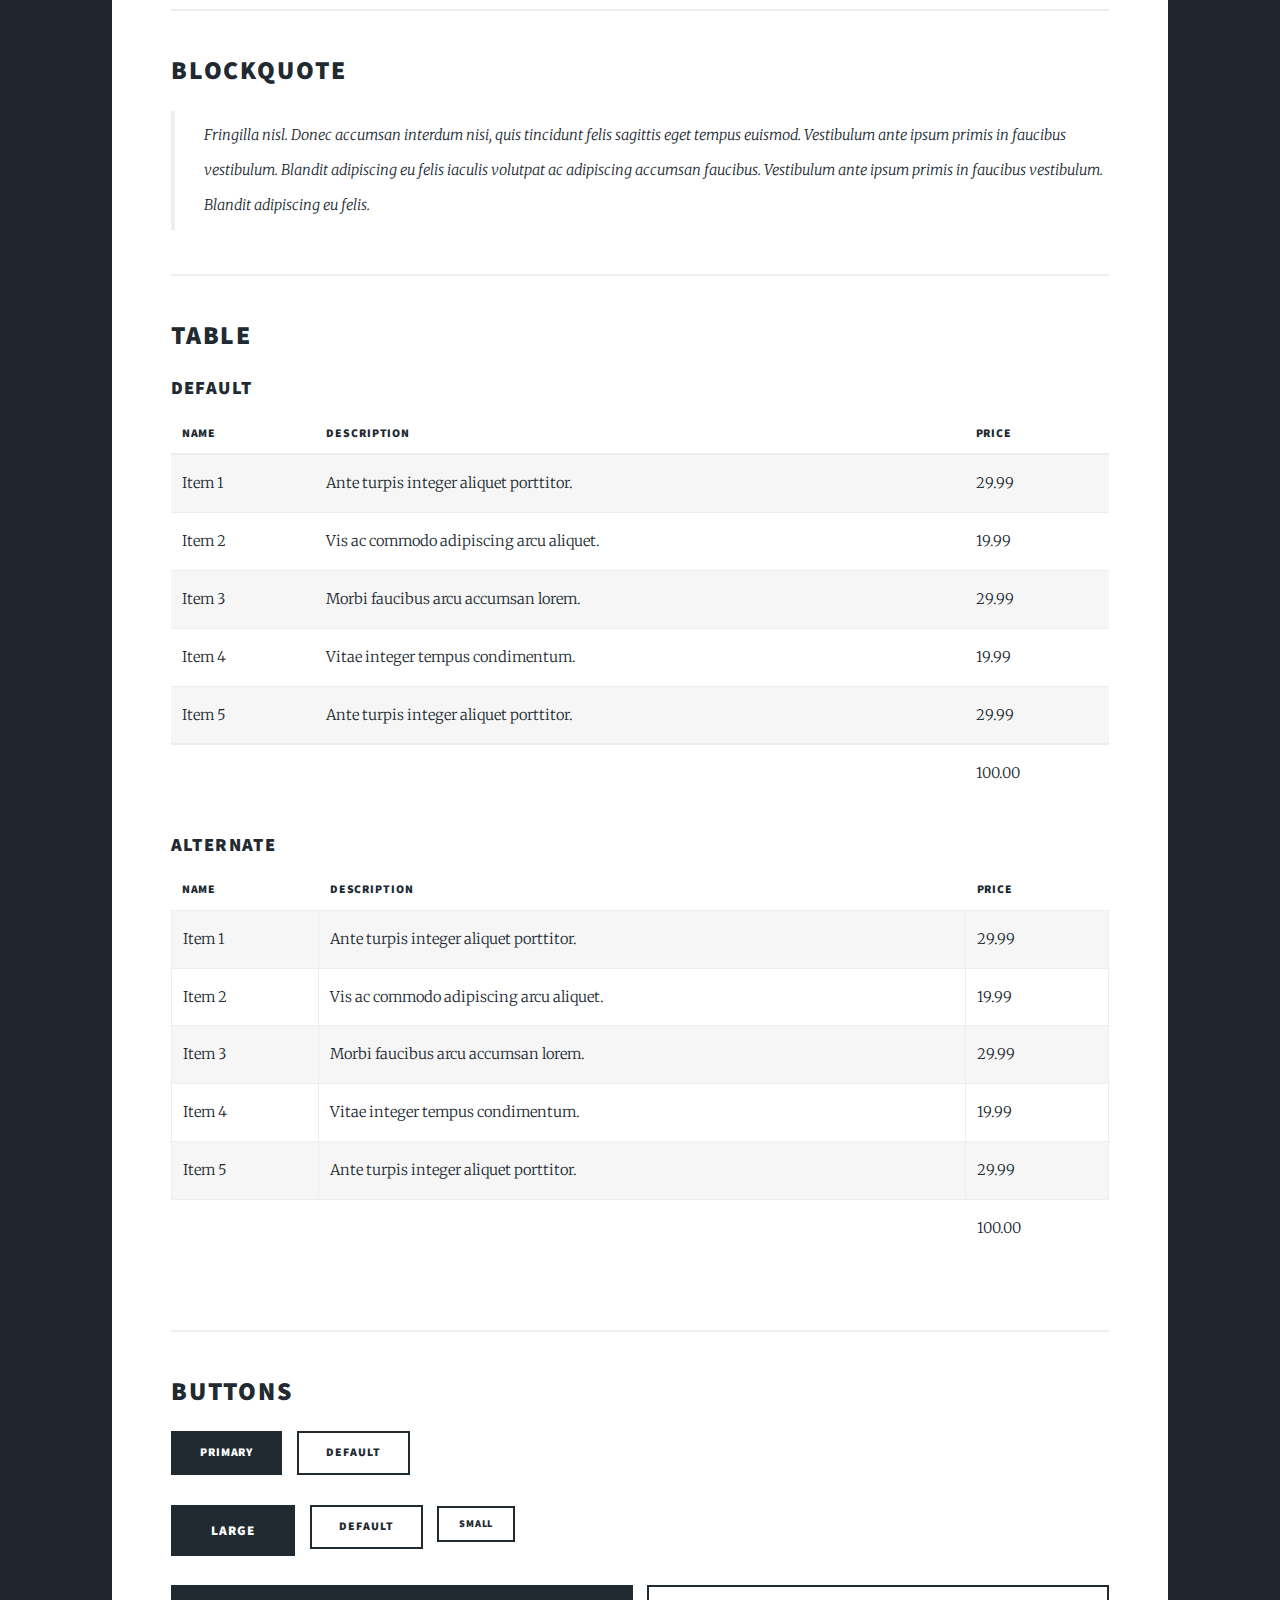
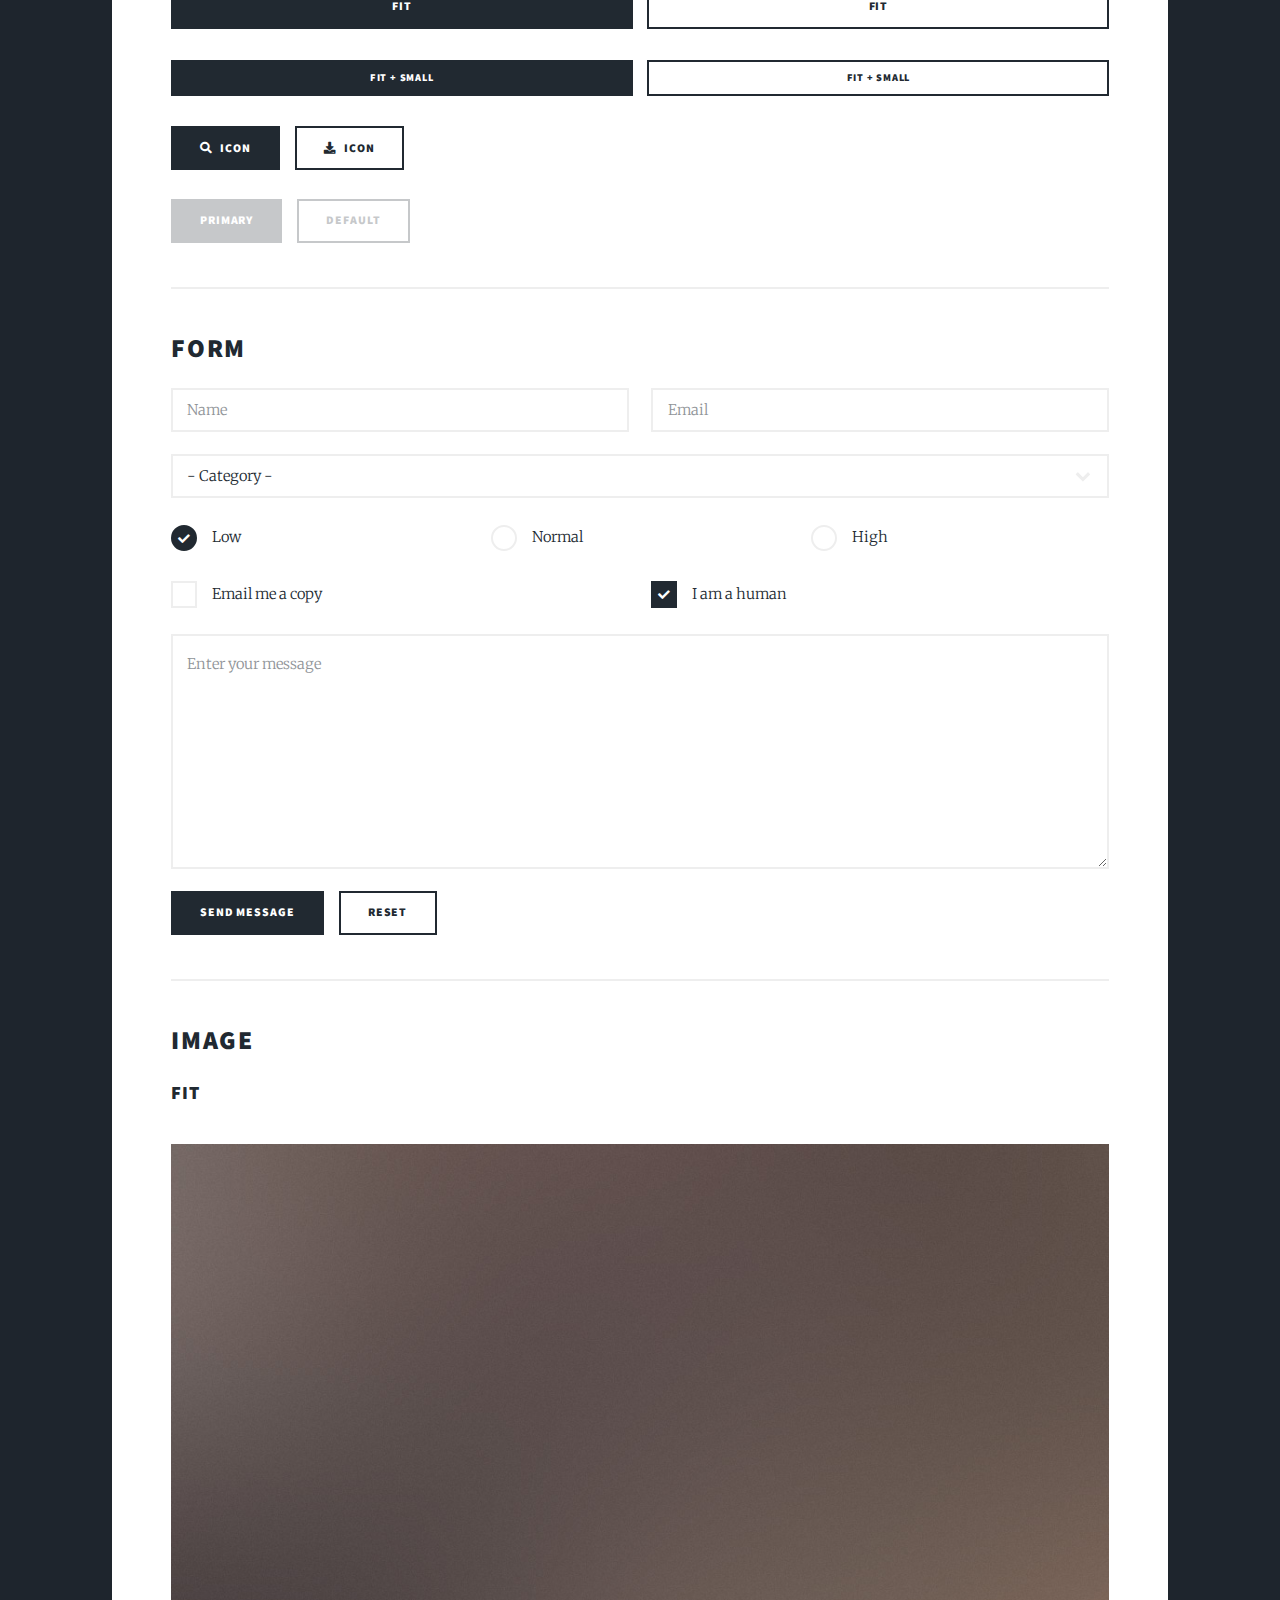
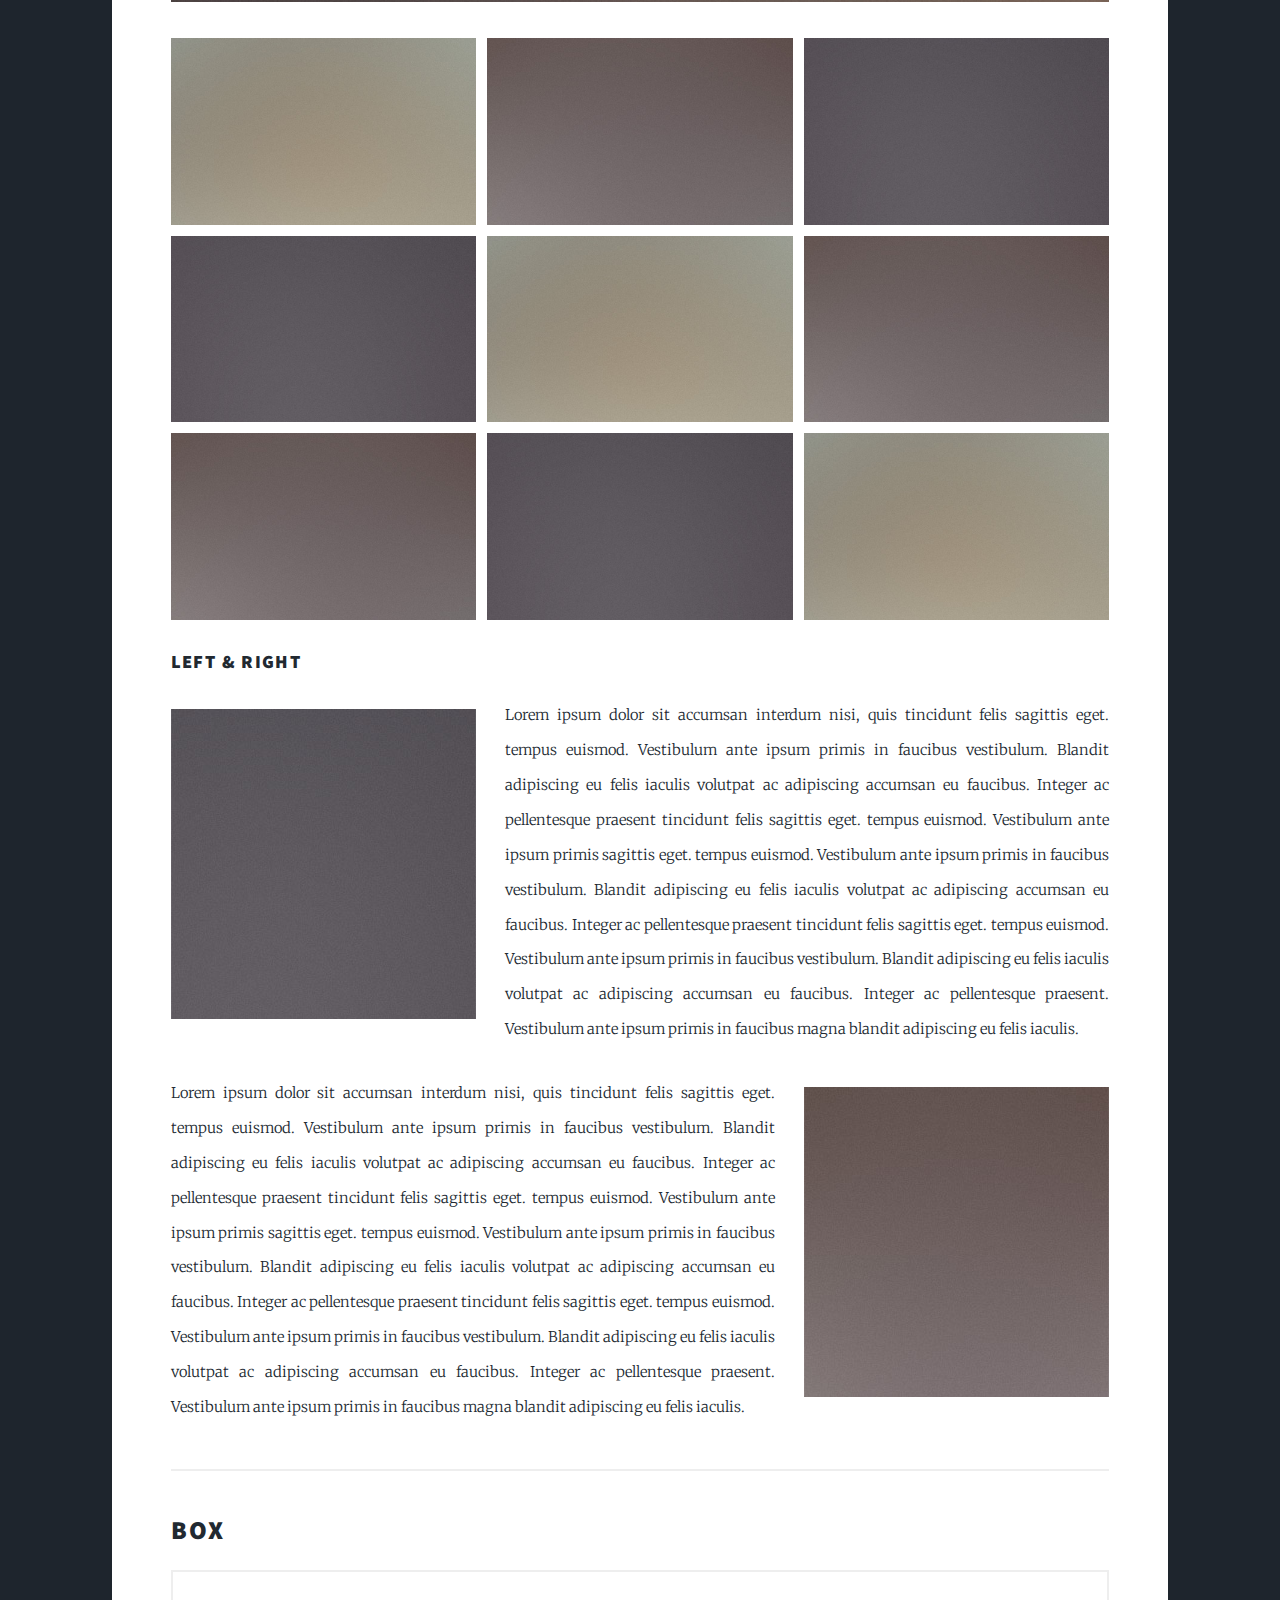
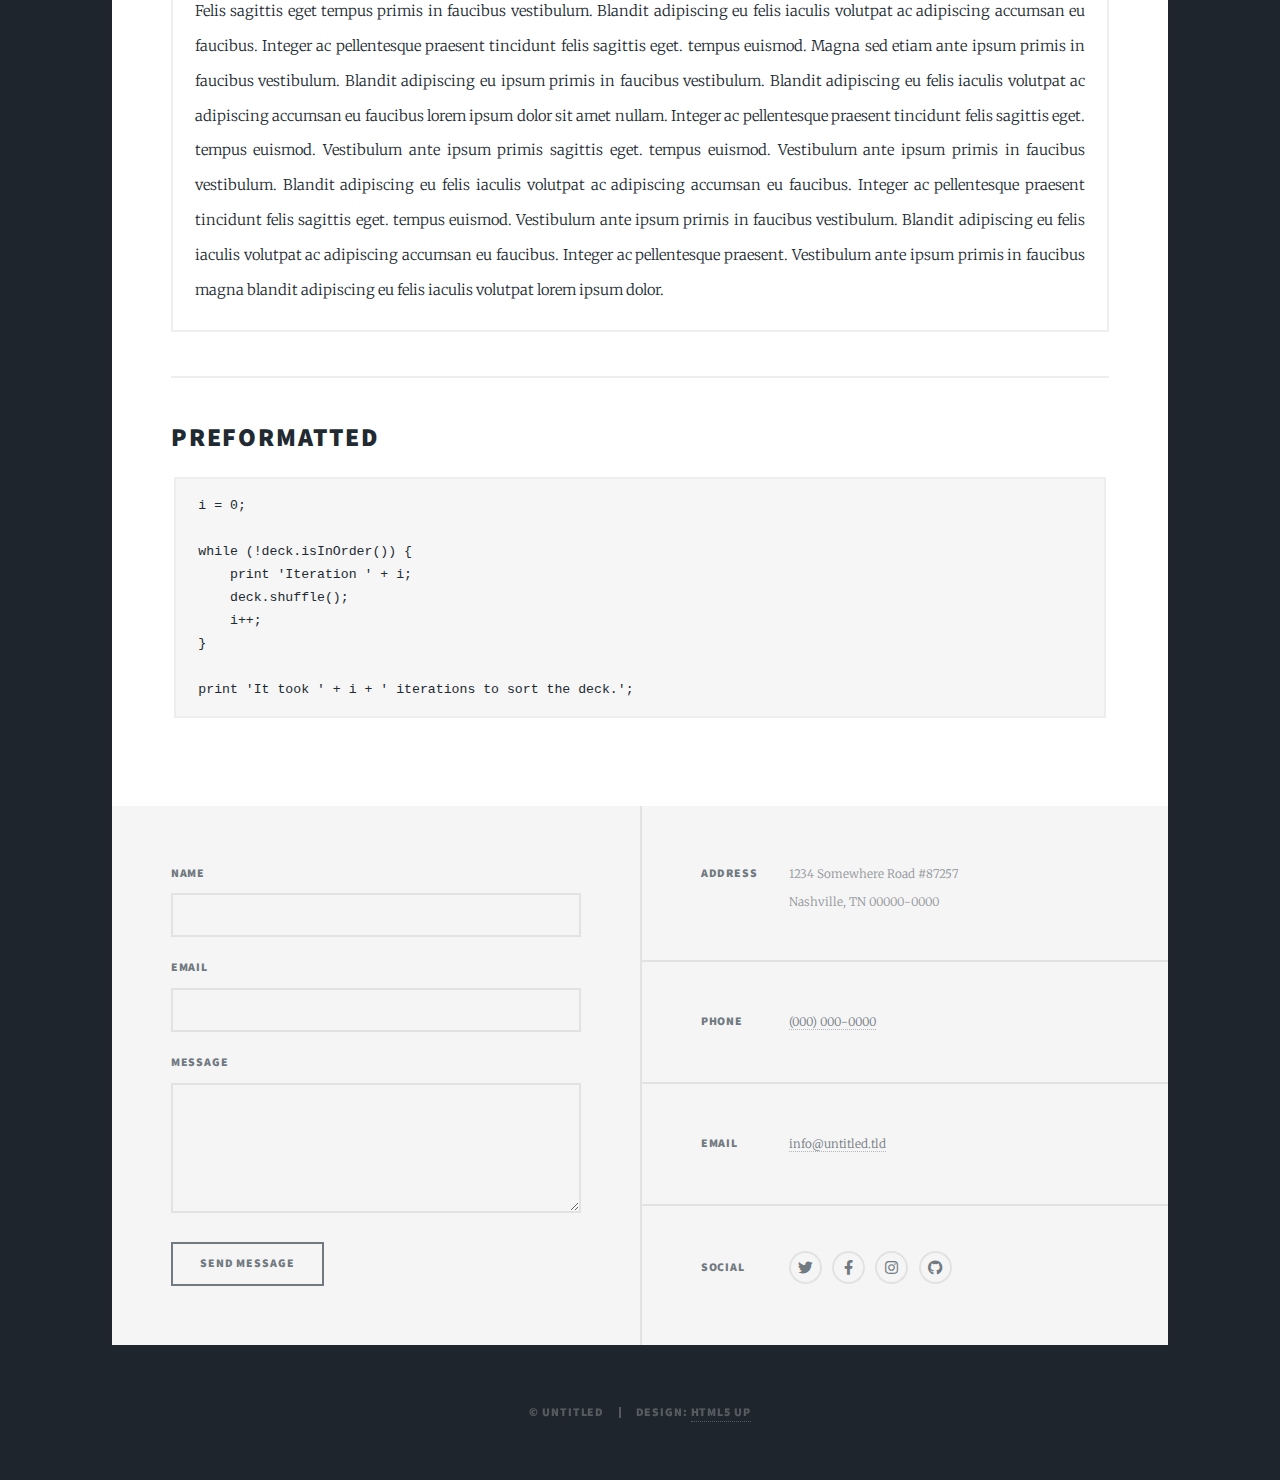
<file: insurance/elements.html>
<!DOCTYPE HTML>
<!--
	Massively by HTML5 UP
	html5up.net | @ajlkn
	Free for personal and commercial use under the CCA 3.0 license (html5up.net/license)
-->
<html>
	<head>
		<title>Elements Reference - Massively by HTML5 UP</title>
		<meta charset="utf-8" />
		<meta name="viewport" content="width=device-width, initial-scale=1, user-scalable=no" />
		<link rel="stylesheet" href="assets/css/main.css" />
		<noscript><link rel="stylesheet" href="assets/css/noscript.css" /></noscript>
	</head>
	<body class="is-preload">

		<!-- Wrapper -->
			<div id="wrapper">

				<!-- Header -->
					<header id="header">
						<a href="index.html" class="logo">Massively</a>
					</header>

				<!-- Nav -->
					<nav id="nav">
						<ul class="links">
							<li><a href="index.html">This is Massively</a></li>
							<li><a href="generic.html">Generic Page</a></li>
							<li class="active"><a href="elements.html">Elements Reference</a></li>
						</ul>
						<ul class="icons">
							<li><a href="#" class="icon brands fa-twitter"><span class="label">Twitter</span></a></li>
							<li><a href="#" class="icon brands fa-facebook-f"><span class="label">Facebook</span></a></li>
							<li><a href="#" class="icon brands fa-instagram"><span class="label">Instagram</span></a></li>
							<li><a href="#" class="icon brands fa-github"><span class="label">GitHub</span></a></li>
						</ul>
					</nav>

				<!-- Main -->
					<div id="main">

						<!-- Post -->
							<section class="post">
								<header class="major">
									<h1>Elements<br />
									Reference</h1>
								</header>

								<!-- Text stuff -->
									<h2>Text</h2>
									<p>This is <b>bold</b> and this is <strong>strong</strong>. This is <i>italic</i> and this is <em>emphasized</em>.
									This is <sup>superscript</sup> text and this is <sub>subscript</sub> text.
									This is <u>underlined</u> and this is code: <code>for (;;) { ... }</code>.
									Finally, this is a <a href="#">link</a>.</p>
									<hr />
									<h2>Heading Level 2</h2>
									<h3>Heading Level 3</h3>
									<h4>Heading Level 4</h4>
									<h5>Heading Level 5</h5>
									<h6>Heading Level 6</h6>
									<hr />
									<header>
										<h2>Heading with a Subtitle</h2>
										<p>Lorem ipsum dolor sit amet nullam id egestas urna aliquam</p>
									</header>
									<p>Nunc lacinia ante nunc ac lobortis. Interdum adipiscing gravida odio porttitor sem non mi integer non faucibus ornare mi ut ante amet placerat aliquet. Volutpat eu sed ante lacinia sapien lorem accumsan varius montes viverra nibh in adipiscing blandit tempus accumsan.</p>
									<header>
										<h3>Heading with a Subtitle</h3>
										<p>Lorem ipsum dolor sit amet nullam id egestas urna aliquam</p>
									</header>
									<p>Nunc lacinia ante nunc ac lobortis. Interdum adipiscing gravida odio porttitor sem non mi integer non faucibus ornare mi ut ante amet placerat aliquet. Volutpat eu sed ante lacinia sapien lorem accumsan varius montes viverra nibh in adipiscing blandit tempus accumsan.</p>
									<header>
										<h4>Heading with a Subtitle</h4>
										<p>Lorem ipsum dolor sit amet nullam id egestas urna aliquam</p>
									</header>
									<p>Nunc lacinia ante nunc ac lobortis. Interdum adipiscing gravida odio porttitor sem non mi integer non faucibus ornare mi ut ante amet placerat aliquet. Volutpat eu sed ante lacinia sapien lorem accumsan varius montes viverra nibh in adipiscing blandit tempus accumsan.</p>

									<hr />

								<!-- Lists -->
									<h2>Lists</h2>
									<div class="row">
										<div class="col-6 col-12-small">

											<h3>Unordered</h3>
											<ul>
												<li>Dolor pulvinar etiam.</li>
												<li>Sagittis lorem eleifend.</li>
												<li>Felis feugiat dolore viverra.</li>
												<li>Dolor pulvinar etiam.</li>
											</ul>

											<h3>Alternate</h3>
											<ul class="alt">
												<li>Dolor pulvinar etiam etiam.</li>
												<li>Sagittis adipiscing eleifend.</li>
												<li>Felis enim dolore viverra.</li>
												<li>Dolor pulvinar etiam etiam.</li>
											</ul>

										</div>
										<div class="col-6 col-12-small">

											<h3>Ordered</h3>
											<ol>
												<li>Dolor pulvinar etiam.</li>
												<li>Etiam vel felis at viverra.</li>
												<li>Felis enim feugiat magna.</li>
												<li>Etiam vel felis nullam.</li>
												<li>Felis enim et tempus.</li>
											</ol>

											<h3>Icons</h3>
											<ul class="icons">
												<li><a href="#" class="icon brands fa-twitter"><span class="label">Twitter</span></a></li>
												<li><a href="#" class="icon brands fa-facebook-f"><span class="label">Facebook</span></a></li>
												<li><a href="#" class="icon brands fa-instagram"><span class="label">Instagram</span></a></li>
												<li><a href="#" class="icon brands fa-github"><span class="label">Github</span></a></li>
												<li><a href="#" class="icon brands fa-dribbble"><span class="label">Dribbble</span></a></li>
											</ul>
											<ul class="icons alt">
												<li><a href="#" class="icon brands alt fa-twitter"><span class="label">Twitter</span></a></li>
												<li><a href="#" class="icon brands alt fa-facebook-f"><span class="label">Facebook</span></a></li>
												<li><a href="#" class="icon brands alt fa-instagram"><span class="label">Instagram</span></a></li>
												<li><a href="#" class="icon brands alt fa-github"><span class="label">Github</span></a></li>
												<li><a href="#" class="icon brands alt fa-dribbble"><span class="label">Dribbble</span></a></li>
											</ul>

										</div>
									</div>
									<h3>Definition</h3>
									<dl>
										<dt>Item 1</dt>
										<dd>
											<p>Lorem ipsum dolor vestibulum ante ipsum primis in faucibus vestibulum. Blandit adipiscing eu felis iaculis volutpat ac adipiscing accumsan eu faucibus. Integer ac pellentesque praesent.</p>
										</dd>
										<dt>Item 2</dt>
										<dd>
											<p>Lorem ipsum dolor vestibulum ante ipsum primis in faucibus vestibulum. Blandit adipiscing eu felis iaculis volutpat ac adipiscing accumsan eu faucibus. Integer ac pellentesque praesent.</p>
										</dd>
										<dt>Item 3</dt>
										<dd>
											<p>Lorem ipsum dolor vestibulum ante ipsum primis in faucibus vestibulum. Blandit adipiscing eu felis iaculis volutpat ac adipiscing accumsan eu faucibus. Integer ac pellentesque praesent.</p>
										</dd>
									</dl>

									<h3>Actions</h3>
									<ul class="actions">
										<li><a href="#" class="button primary">Primary</a></li>
										<li><a href="#" class="button">Default</a></li>
									</ul>
									<ul class="actions small">
										<li><a href="#" class="button primary small">Small</a></li>
										<li><a href="#" class="button small">Small</a></li>
									</ul>
									<div class="row">
										<div class="col-6 col-12-small">
											<ul class="actions stacked">
												<li><a href="#" class="button primary">Default</a></li>
												<li><a href="#" class="button">Default</a></li>
											</ul>
										</div>
										<div class="col-6 col-12-small">
											<ul class="actions stacked">
												<li><a href="#" class="button primary small">Small</a></li>
												<li><a href="#" class="button small">Small</a></li>
											</ul>
										</div>
									</div>
									<div class="row">
										<div class="col-6 col-12-small">
											<ul class="actions stacked">
												<li><a href="#" class="button primary fit">Default</a></li>
												<li><a href="#" class="button fit">Default</a></li>
											</ul>
										</div>
										<div class="col-6 col-12-small">
											<ul class="actions stacked">
												<li><a href="#" class="button primary small fit">Small</a></li>
												<li><a href="#" class="button small fit">Small</a></li>
											</ul>
										</div>
									</div>

									<hr />

								<!-- Blockquote -->
									<h2>Blockquote</h2>
									<blockquote>Fringilla nisl. Donec accumsan interdum nisi, quis tincidunt felis sagittis eget tempus euismod. Vestibulum ante ipsum primis in faucibus vestibulum. Blandit adipiscing eu felis iaculis volutpat ac adipiscing accumsan faucibus. Vestibulum ante ipsum primis in faucibus vestibulum. Blandit adipiscing eu felis.</blockquote>

									<hr />

								<!-- Table -->
									<h2>Table</h2>

									<h3>Default</h3>
									<div class="table-wrapper">
										<table>
											<thead>
												<tr>
													<th>Name</th>
													<th>Description</th>
													<th>Price</th>
												</tr>
											</thead>
											<tbody>
												<tr>
													<td>Item 1</td>
													<td>Ante turpis integer aliquet porttitor.</td>
													<td>29.99</td>
												</tr>
												<tr>
													<td>Item 2</td>
													<td>Vis ac commodo adipiscing arcu aliquet.</td>
													<td>19.99</td>
												</tr>
												<tr>
													<td>Item 3</td>
													<td> Morbi faucibus arcu accumsan lorem.</td>
													<td>29.99</td>
												</tr>
												<tr>
													<td>Item 4</td>
													<td>Vitae integer tempus condimentum.</td>
													<td>19.99</td>
												</tr>
												<tr>
													<td>Item 5</td>
													<td>Ante turpis integer aliquet porttitor.</td>
													<td>29.99</td>
												</tr>
											</tbody>
											<tfoot>
												<tr>
													<td colspan="2"></td>
													<td>100.00</td>
												</tr>
											</tfoot>
										</table>
									</div>

									<h3>Alternate</h3>
									<div class="table-wrapper">
										<table class="alt">
											<thead>
												<tr>
													<th>Name</th>
													<th>Description</th>
													<th>Price</th>
												</tr>
											</thead>
											<tbody>
												<tr>
													<td>Item 1</td>
													<td>Ante turpis integer aliquet porttitor.</td>
													<td>29.99</td>
												</tr>
												<tr>
													<td>Item 2</td>
													<td>Vis ac commodo adipiscing arcu aliquet.</td>
													<td>19.99</td>
												</tr>
												<tr>
													<td>Item 3</td>
													<td> Morbi faucibus arcu accumsan lorem.</td>
													<td>29.99</td>
												</tr>
												<tr>
													<td>Item 4</td>
													<td>Vitae integer tempus condimentum.</td>
													<td>19.99</td>
												</tr>
												<tr>
													<td>Item 5</td>
													<td>Ante turpis integer aliquet porttitor.</td>
													<td>29.99</td>
												</tr>
											</tbody>
											<tfoot>
												<tr>
													<td colspan="2"></td>
													<td>100.00</td>
												</tr>
											</tfoot>
										</table>
									</div>

									<hr />

								<!-- Buttons -->
									<h2>Buttons</h2>
									<ul class="actions">
										<li><a href="#" class="button primary">Primary</a></li>
										<li><a href="#" class="button">Default</a></li>
									</ul>
									<ul class="actions">
										<li><a href="#" class="button primary large">Large</a></li>
										<li><a href="#" class="button">Default</a></li>
										<li><a href="#" class="button small">Small</a></li>
									</ul>
									<ul class="actions fit">
										<li><a href="#" class="button primary fit">Fit</a></li>
										<li><a href="#" class="button fit">Fit</a></li>
									</ul>
									<ul class="actions fit small">
										<li><a href="#" class="button primary fit small">Fit + Small</a></li>
										<li><a href="#" class="button fit small">Fit + Small</a></li>
									</ul>
									<ul class="actions">
										<li><a href="#" class="button primary icon solid fa-search">Icon</a></li>
										<li><a href="#" class="button icon solid fa-download">Icon</a></li>
									</ul>
									<ul class="actions">
										<li><span class="button primary disabled">Primary</span></li>
										<li><span class="button disabled">Default</span></li>
									</ul>

									<hr />

								<!-- Form -->
									<h2>Form</h2>

									<form method="post" action="#">
										<div class="row gtr-uniform">
											<div class="col-6 col-12-xsmall">
												<input type="text" name="demo-name" id="demo-name" value="" placeholder="Name" />
											</div>
											<div class="col-6 col-12-xsmall">
												<input type="email" name="demo-email" id="demo-email" value="" placeholder="Email" />
											</div>
											<!-- Break -->
											<div class="col-12">
												<select name="demo-category" id="demo-category">
													<option value="">- Category -</option>
													<option value="1">Manufacturing</option>
													<option value="1">Shipping</option>
													<option value="1">Administration</option>
													<option value="1">Human Resources</option>
												</select>
											</div>
											<!-- Break -->
											<div class="col-4 col-12-small">
												<input type="radio" id="demo-priority-low" name="demo-priority" checked>
												<label for="demo-priority-low">Low</label>
											</div>
											<div class="col-4 col-12-small">
												<input type="radio" id="demo-priority-normal" name="demo-priority">
												<label for="demo-priority-normal">Normal</label>
											</div>
											<div class="col-4 col-12-small">
												<input type="radio" id="demo-priority-high" name="demo-priority">
												<label for="demo-priority-high">High</label>
											</div>
											<!-- Break -->
											<div class="col-6 col-12-small">
												<input type="checkbox" id="demo-copy" name="demo-copy">
												<label for="demo-copy">Email me a copy</label>
											</div>
											<div class="col-6 col-12-small">
												<input type="checkbox" id="demo-human" name="demo-human" checked>
												<label for="demo-human">I am a human</label>
											</div>
											<!-- Break -->
											<div class="col-12">
												<textarea name="demo-message" id="demo-message" placeholder="Enter your message" rows="6"></textarea>
											</div>
											<!-- Break -->
											<div class="col-12">
												<ul class="actions">
													<li><input type="submit" value="Send Message" class="primary" /></li>
													<li><input type="reset" value="Reset" /></li>
												</ul>
											</div>
										</div>
									</form>

									<hr />

								<!-- Image -->
									<h2>Image</h2>

									<h3>Fit</h3>
									<span class="image fit"><img src="images/pic01.jpg" alt="" /></span>
									<div class="box alt">
										<div class="row gtr-50 gtr-uniform">
											<div class="col-4"><span class="image fit"><img src="images/pic02.jpg" alt="" /></span></div>
											<div class="col-4"><span class="image fit"><img src="images/pic03.jpg" alt="" /></span></div>
											<div class="col-4"><span class="image fit"><img src="images/pic04.jpg" alt="" /></span></div>
											<!-- Break -->
											<div class="col-4"><span class="image fit"><img src="images/pic04.jpg" alt="" /></span></div>
											<div class="col-4"><span class="image fit"><img src="images/pic02.jpg" alt="" /></span></div>
											<div class="col-4"><span class="image fit"><img src="images/pic03.jpg" alt="" /></span></div>
											<!-- Break -->
											<div class="col-4"><span class="image fit"><img src="images/pic03.jpg" alt="" /></span></div>
											<div class="col-4"><span class="image fit"><img src="images/pic04.jpg" alt="" /></span></div>
											<div class="col-4"><span class="image fit"><img src="images/pic02.jpg" alt="" /></span></div>
										</div>
									</div>

									<h3>Left &amp; Right</h3>
									<p><span class="image left"><img src="images/pic08.jpg" alt="" /></span>Lorem ipsum dolor sit accumsan interdum nisi, quis tincidunt felis sagittis eget. tempus euismod. Vestibulum ante ipsum primis in faucibus vestibulum. Blandit adipiscing eu felis iaculis volutpat ac adipiscing accumsan eu faucibus. Integer ac pellentesque praesent tincidunt felis sagittis eget. tempus euismod. Vestibulum ante ipsum primis sagittis eget. tempus euismod. Vestibulum ante ipsum primis in faucibus vestibulum. Blandit adipiscing eu felis iaculis volutpat ac adipiscing accumsan eu faucibus. Integer ac pellentesque praesent tincidunt felis sagittis eget. tempus euismod. Vestibulum ante ipsum primis in faucibus vestibulum. Blandit adipiscing eu felis iaculis volutpat ac adipiscing accumsan eu faucibus. Integer ac pellentesque praesent. Vestibulum ante ipsum primis in faucibus magna blandit adipiscing eu felis iaculis.</p>
									<p><span class="image right"><img src="images/pic09.jpg" alt="" /></span>Lorem ipsum dolor sit accumsan interdum nisi, quis tincidunt felis sagittis eget. tempus euismod. Vestibulum ante ipsum primis in faucibus vestibulum. Blandit adipiscing eu felis iaculis volutpat ac adipiscing accumsan eu faucibus. Integer ac pellentesque praesent tincidunt felis sagittis eget. tempus euismod. Vestibulum ante ipsum primis sagittis eget. tempus euismod. Vestibulum ante ipsum primis in faucibus vestibulum. Blandit adipiscing eu felis iaculis volutpat ac adipiscing accumsan eu faucibus. Integer ac pellentesque praesent tincidunt felis sagittis eget. tempus euismod. Vestibulum ante ipsum primis in faucibus vestibulum. Blandit adipiscing eu felis iaculis volutpat ac adipiscing accumsan eu faucibus. Integer ac pellentesque praesent. Vestibulum ante ipsum primis in faucibus magna blandit adipiscing eu felis iaculis.</p>

									<hr />

								<!-- Box -->
									<h2>Box</h2>
									<div class="box">
										<p>Felis sagittis eget tempus primis in faucibus vestibulum. Blandit adipiscing eu felis iaculis volutpat ac adipiscing accumsan eu faucibus. Integer ac pellentesque praesent tincidunt felis sagittis eget. tempus euismod. Magna sed etiam ante ipsum primis in faucibus vestibulum. Blandit adipiscing eu ipsum primis in faucibus vestibulum. Blandit adipiscing eu felis iaculis volutpat ac adipiscing accumsan eu faucibus lorem ipsum dolor sit amet nullam. Integer ac pellentesque praesent tincidunt felis sagittis eget. tempus euismod. Vestibulum ante ipsum primis sagittis eget. tempus euismod. Vestibulum ante ipsum primis in faucibus vestibulum. Blandit adipiscing eu felis iaculis volutpat ac adipiscing accumsan eu faucibus. Integer ac pellentesque praesent tincidunt felis sagittis eget. tempus euismod. Vestibulum ante ipsum primis in faucibus vestibulum. Blandit adipiscing eu felis iaculis volutpat ac adipiscing accumsan eu faucibus. Integer ac pellentesque praesent. Vestibulum ante ipsum primis in faucibus magna blandit adipiscing eu felis iaculis volutpat lorem ipsum dolor.</p>
									</div>

									<hr />

								<!-- Preformatted Code -->
									<h2>Preformatted</h2>
									<pre><code>i = 0;

while (!deck.isInOrder()) {
    print 'Iteration ' + i;
    deck.shuffle();
    i++;
}

print 'It took ' + i + ' iterations to sort the deck.';
</code></pre>

							</section>

					</div>

				<!-- Footer -->
					<footer id="footer">
						<section>
							<form method="post" action="#">
								<div class="fields">
									<div class="field">
										<label for="name">Name</label>
										<input type="text" name="name" id="name" />
									</div>
									<div class="field">
										<label for="email">Email</label>
										<input type="text" name="email" id="email" />
									</div>
									<div class="field">
										<label for="message">Message</label>
										<textarea name="message" id="message" rows="3"></textarea>
									</div>
								</div>
								<ul class="actions">
									<li><input type="submit" value="Send Message" /></li>
								</ul>
							</form>
						</section>
						<section class="split contact">
							<section class="alt">
								<h3>Address</h3>
								<p>1234 Somewhere Road #87257<br />
								Nashville, TN 00000-0000</p>
							</section>
							<section>
								<h3>Phone</h3>
								<p><a href="#">(000) 000-0000</a></p>
							</section>
							<section>
								<h3>Email</h3>
								<p><a href="#">info@untitled.tld</a></p>
							</section>
							<section>
								<h3>Social</h3>
								<ul class="icons alt">
									<li><a href="#" class="icon brands alt fa-twitter"><span class="label">Twitter</span></a></li>
									<li><a href="#" class="icon brands alt fa-facebook-f"><span class="label">Facebook</span></a></li>
									<li><a href="#" class="icon brands alt fa-instagram"><span class="label">Instagram</span></a></li>
									<li><a href="#" class="icon brands alt fa-github"><span class="label">GitHub</span></a></li>
								</ul>
							</section>
						</section>
					</footer>

				<!-- Copyright -->
					<div id="copyright">
						<ul><li>&copy; Untitled</li><li>Design: <a href="https://html5up.net">HTML5 UP</a></li></ul>
					</div>

			</div>

		<!-- Scripts -->
			<script src="assets/js/jquery.min.js"></script>
			<script src="assets/js/jquery.scrollex.min.js"></script>
			<script src="assets/js/jquery.scrolly.min.js"></script>
			<script src="assets/js/browser.min.js"></script>
			<script src="assets/js/breakpoints.min.js"></script>
			<script src="assets/js/util.js"></script>
			<script src="assets/js/main.js"></script>

	</body>
</html>
</file>
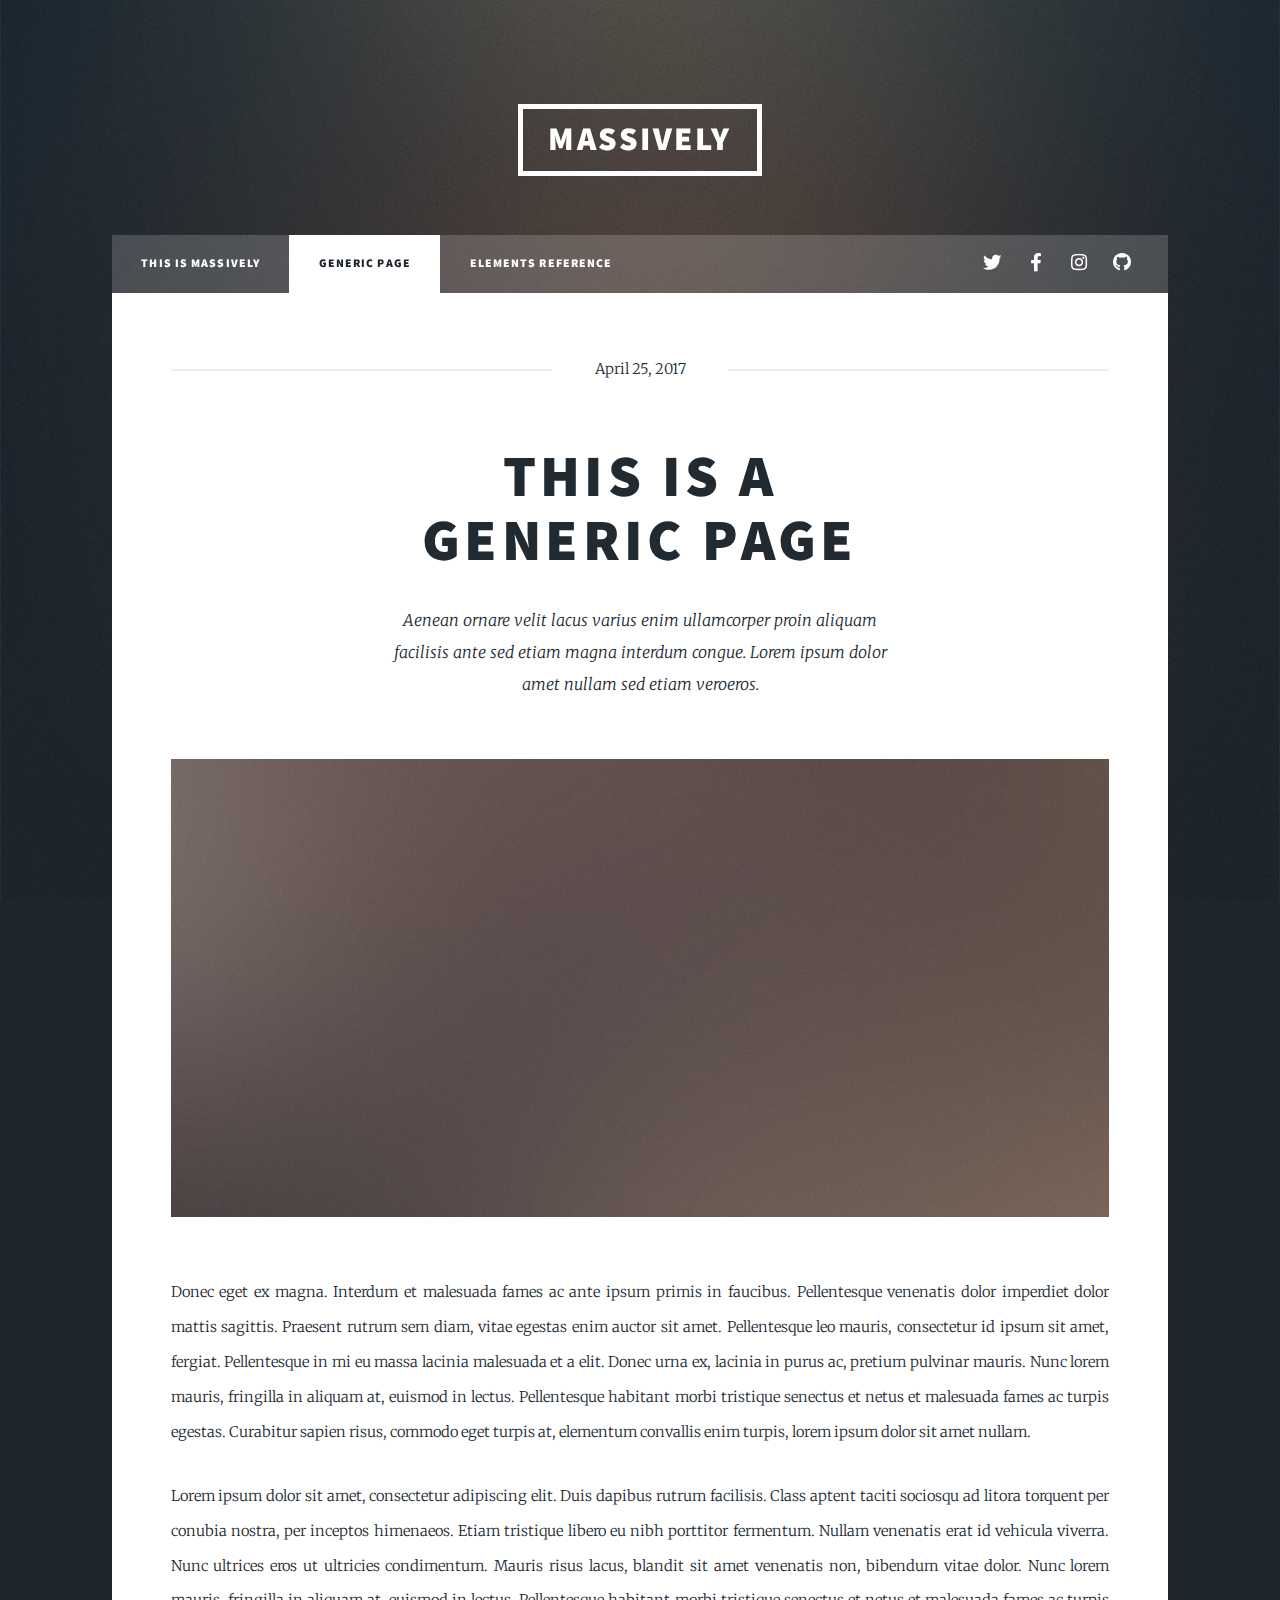
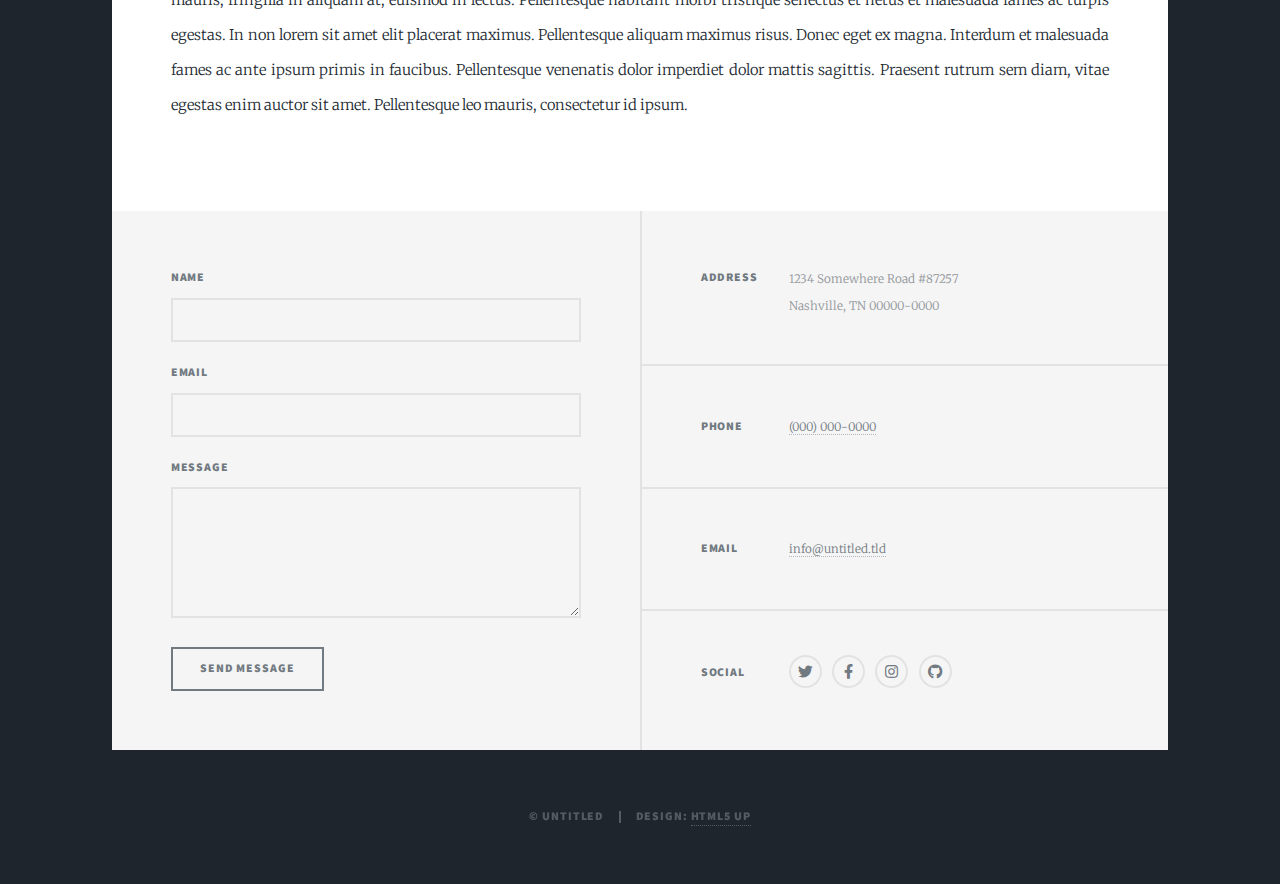
<file: insurance/generic.html>
<!DOCTYPE HTML>
<!--
	Massively by HTML5 UP
	html5up.net | @ajlkn
	Free for personal and commercial use under the CCA 3.0 license (html5up.net/license)
-->
<html>
	<head>
		<title>Generic Page - Massively by HTML5 UP</title>
		<meta charset="utf-8" />
		<meta name="viewport" content="width=device-width, initial-scale=1, user-scalable=no" />
		<link rel="stylesheet" href="assets/css/main.css" />
		<noscript><link rel="stylesheet" href="assets/css/noscript.css" /></noscript>
	</head>
	<body class="is-preload">

		<!-- Wrapper -->
			<div id="wrapper">

				<!-- Header -->
					<header id="header">
						<a href="index.html" class="logo">Massively</a>
					</header>

				<!-- Nav -->
					<nav id="nav">
						<ul class="links">
							<li><a href="index.html">This is Massively</a></li>
							<li class="active"><a href="generic.html">Generic Page</a></li>
							<li><a href="elements.html">Elements Reference</a></li>
						</ul>
						<ul class="icons">
							<li><a href="#" class="icon brands fa-twitter"><span class="label">Twitter</span></a></li>
							<li><a href="#" class="icon brands fa-facebook-f"><span class="label">Facebook</span></a></li>
							<li><a href="#" class="icon brands fa-instagram"><span class="label">Instagram</span></a></li>
							<li><a href="#" class="icon brands fa-github"><span class="label">GitHub</span></a></li>
						</ul>
					</nav>

				<!-- Main -->
					<div id="main">

						<!-- Post -->
							<section class="post">
								<header class="major">
									<span class="date">April 25, 2017</span>
									<h1>This is a<br />
									Generic Page</h1>
									<p>Aenean ornare velit lacus varius enim ullamcorper proin aliquam<br />
									facilisis ante sed etiam magna interdum congue. Lorem ipsum dolor<br />
									amet nullam sed etiam veroeros.</p>
								</header>
								<div class="image main"><img src="images/pic01.jpg" alt="" /></div>
								<p>Donec eget ex magna. Interdum et malesuada fames ac ante ipsum primis in faucibus. Pellentesque venenatis dolor imperdiet dolor mattis sagittis. Praesent rutrum sem diam, vitae egestas enim auctor sit amet. Pellentesque leo mauris, consectetur id ipsum sit amet, fergiat. Pellentesque in mi eu massa lacinia malesuada et a elit. Donec urna ex, lacinia in purus ac, pretium pulvinar mauris. Nunc lorem mauris, fringilla in aliquam at, euismod in lectus. Pellentesque habitant morbi tristique senectus et netus et malesuada fames ac turpis egestas. Curabitur sapien risus, commodo eget turpis at, elementum convallis enim turpis, lorem ipsum dolor sit amet nullam.</p>
								<p>Lorem ipsum dolor sit amet, consectetur adipiscing elit. Duis dapibus rutrum facilisis. Class aptent taciti sociosqu ad litora torquent per conubia nostra, per inceptos himenaeos. Etiam tristique libero eu nibh porttitor fermentum. Nullam venenatis erat id vehicula viverra. Nunc ultrices eros ut ultricies condimentum. Mauris risus lacus, blandit sit amet venenatis non, bibendum vitae dolor. Nunc lorem mauris, fringilla in aliquam at, euismod in lectus. Pellentesque habitant morbi tristique senectus et netus et malesuada fames ac turpis egestas. In non lorem sit amet elit placerat maximus. Pellentesque aliquam maximus risus. Donec eget ex magna. Interdum et malesuada fames ac ante ipsum primis in faucibus. Pellentesque venenatis dolor imperdiet dolor mattis sagittis. Praesent rutrum sem diam, vitae egestas enim auctor sit amet. Pellentesque leo mauris, consectetur id ipsum.</p>
							</section>

					</div>

				<!-- Footer -->
					<footer id="footer">
						<section>
							<form method="post" action="#">
								<div class="fields">
									<div class="field">
										<label for="name">Name</label>
										<input type="text" name="name" id="name" />
									</div>
									<div class="field">
										<label for="email">Email</label>
										<input type="text" name="email" id="email" />
									</div>
									<div class="field">
										<label for="message">Message</label>
										<textarea name="message" id="message" rows="3"></textarea>
									</div>
								</div>
								<ul class="actions">
									<li><input type="submit" value="Send Message" /></li>
								</ul>
							</form>
						</section>
						<section class="split contact">
							<section class="alt">
								<h3>Address</h3>
								<p>1234 Somewhere Road #87257<br />
								Nashville, TN 00000-0000</p>
							</section>
							<section>
								<h3>Phone</h3>
								<p><a href="#">(000) 000-0000</a></p>
							</section>
							<section>
								<h3>Email</h3>
								<p><a href="#">info@untitled.tld</a></p>
							</section>
							<section>
								<h3>Social</h3>
								<ul class="icons alt">
									<li><a href="#" class="icon brands alt fa-twitter"><span class="label">Twitter</span></a></li>
									<li><a href="#" class="icon brands alt fa-facebook-f"><span class="label">Facebook</span></a></li>
									<li><a href="#" class="icon brands alt fa-instagram"><span class="label">Instagram</span></a></li>
									<li><a href="#" class="icon brands alt fa-github"><span class="label">GitHub</span></a></li>
								</ul>
							</section>
						</section>
					</footer>

				<!-- Copyright -->
					<div id="copyright">
						<ul><li>&copy; Untitled</li><li>Design: <a href="https://html5up.net">HTML5 UP</a></li></ul>
					</div>

			</div>

		<!-- Scripts -->
			<script src="assets/js/jquery.min.js"></script>
			<script src="assets/js/jquery.scrollex.min.js"></script>
			<script src="assets/js/jquery.scrolly.min.js"></script>
			<script src="assets/js/browser.min.js"></script>
			<script src="assets/js/breakpoints.min.js"></script>
			<script src="assets/js/util.js"></script>
			<script src="assets/js/main.js"></script>

	</body>
</html>
</file>
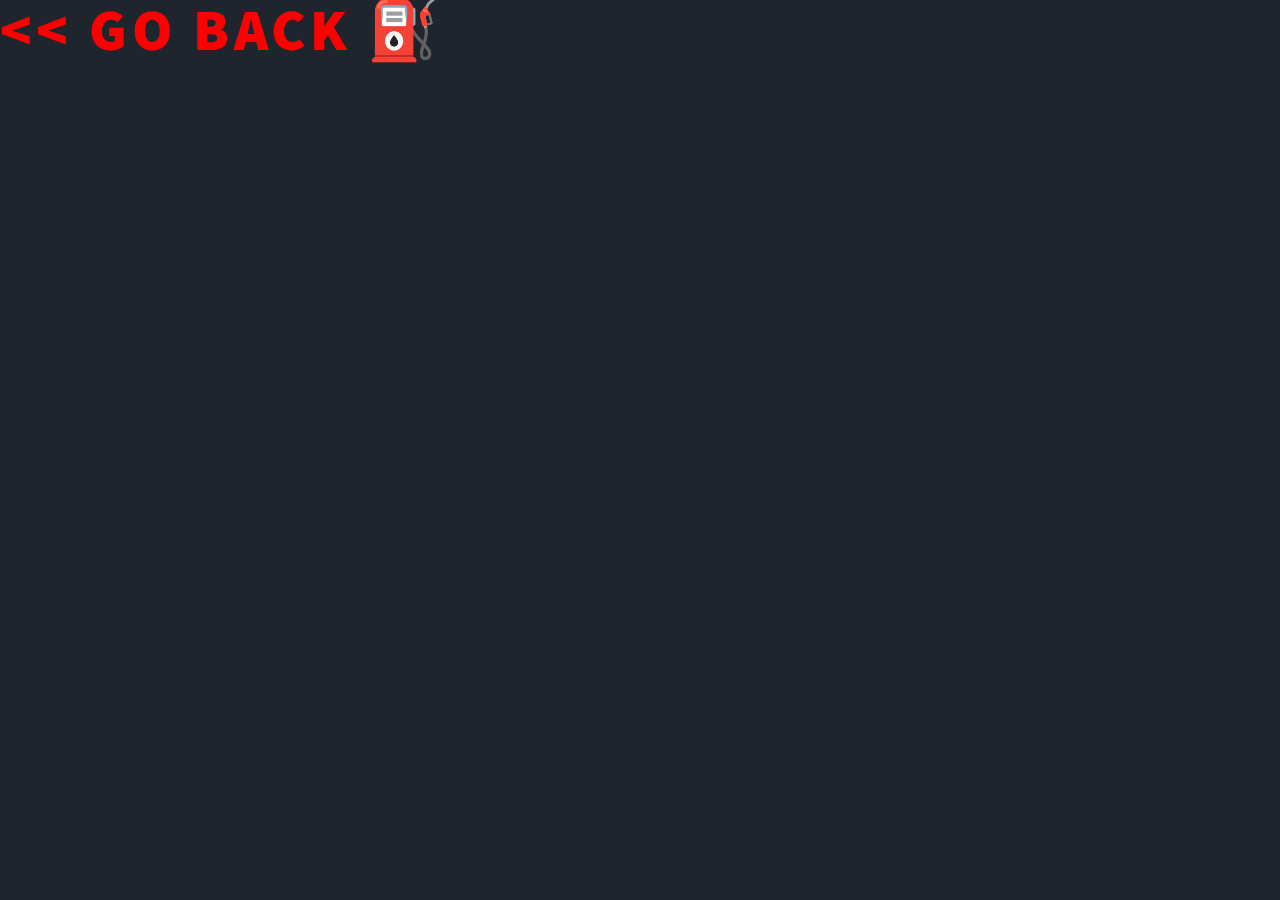
<file: vonmarFullSite/elements.html>
<!DOCTYPE HTML>
<!--
	Massively by HTML5 UP
	html5up.net | @ajlkn
	Free for personal and commercial use under the CCA 3.0 license (html5up.net/license)
-->
<html>
	<head>
		<title>Elements Reference - Massively by HTML5 UP</title>
		<meta charset="utf-8" />
		<meta name="viewport" content="width=device-width, initial-scale=1, user-scalable=no" />
		<link rel="stylesheet" href="assets/css/main.css" />
		<noscript><link rel="stylesheet" href="assets/css/noscript.css" /></noscript>
	</head>
	
	<body class="is-preload">
		<a onclick="goBack();"><h1 style="color:red;"><< GO BACK ⛽</h1></a>
	<script>
		function goBack() {
		  window.history.back();
		}
		</script>
		<!-- Wrapper -->
			<div id="wrapper" style="display:none;">

				<!-- Header -->
					<header id="header">
						<a href="index.html" class="logo">Massively</a>
					</header>

				<!-- Nav -->
					<nav id="nav">
						<ul class="links">
							<li><a href="index.html">This is Massively</a></li>
							<li><a href="generic.html">Generic Page</a></li>
							<li class="active"><a href="elements.html">Elements Reference</a></li>
						</ul>
						<ul class="icons">
							<li><a href="#" class="icon brands fa-twitter"><span class="label">Twitter</span></a></li>
							<li><a href="#" class="icon brands fa-facebook-f"><span class="label">Facebook</span></a></li>
							<li><a href="#" class="icon brands fa-instagram"><span class="label">Instagram</span></a></li>
							<li><a href="#" class="icon brands fa-github"><span class="label">GitHub</span></a></li>
						</ul>
					</nav>

				<!-- Main -->
					<div id="main">

						<!-- Post -->
							<section class="post">
								<header class="major">
									<h1>Elements<br />
									Reference</h1>
								</header>

								<!-- Text stuff -->
									<h2>Text</h2>
									<p>This is <b>bold</b> and this is <strong>strong</strong>. This is <i>italic</i> and this is <em>emphasized</em>.
									This is <sup>superscript</sup> text and this is <sub>subscript</sub> text.
									This is <u>underlined</u> and this is code: <code>for (;;) { ... }</code>.
									Finally, this is a <a href="#">link</a>.</p>
									<hr />
									<h2>Heading Level 2</h2>
									<h3>Heading Level 3</h3>
									<h4>Heading Level 4</h4>
									<h5>Heading Level 5</h5>
									<h6>Heading Level 6</h6>
									<hr />
									<header>
										<h2>Heading with a Subtitle</h2>
										<p>Lorem ipsum dolor sit amet nullam id egestas urna aliquam</p>
									</header>
									<p>Nunc lacinia ante nunc ac lobortis. Interdum adipiscing gravida odio porttitor sem non mi integer non faucibus ornare mi ut ante amet placerat aliquet. Volutpat eu sed ante lacinia sapien lorem accumsan varius montes viverra nibh in adipiscing blandit tempus accumsan.</p>
									<header>
										<h3>Heading with a Subtitle</h3>
										<p>Lorem ipsum dolor sit amet nullam id egestas urna aliquam</p>
									</header>
									<p>Nunc lacinia ante nunc ac lobortis. Interdum adipiscing gravida odio porttitor sem non mi integer non faucibus ornare mi ut ante amet placerat aliquet. Volutpat eu sed ante lacinia sapien lorem accumsan varius montes viverra nibh in adipiscing blandit tempus accumsan.</p>
									<header>
										<h4>Heading with a Subtitle</h4>
										<p>Lorem ipsum dolor sit amet nullam id egestas urna aliquam</p>
									</header>
									<p>Nunc lacinia ante nunc ac lobortis. Interdum adipiscing gravida odio porttitor sem non mi integer non faucibus ornare mi ut ante amet placerat aliquet. Volutpat eu sed ante lacinia sapien lorem accumsan varius montes viverra nibh in adipiscing blandit tempus accumsan.</p>

									<hr />

								<!-- Lists -->
									<h2>Lists</h2>
									<div class="row">
										<div class="col-6 col-12-small">

											<h3>Unordered</h3>
											<ul>
												<li>Dolor pulvinar etiam.</li>
												<li>Sagittis lorem eleifend.</li>
												<li>Felis feugiat dolore viverra.</li>
												<li>Dolor pulvinar etiam.</li>
											</ul>

											<h3>Alternate</h3>
											<ul class="alt">
												<li>Dolor pulvinar etiam etiam.</li>
												<li>Sagittis adipiscing eleifend.</li>
												<li>Felis enim dolore viverra.</li>
												<li>Dolor pulvinar etiam etiam.</li>
											</ul>

										</div>
										<div class="col-6 col-12-small">

											<h3>Ordered</h3>
											<ol>
												<li>Dolor pulvinar etiam.</li>
												<li>Etiam vel felis at viverra.</li>
												<li>Felis enim feugiat magna.</li>
												<li>Etiam vel felis nullam.</li>
												<li>Felis enim et tempus.</li>
											</ol>

											<h3>Icons</h3>
											<ul class="icons">
												<li><a href="#" class="icon brands fa-twitter"><span class="label">Twitter</span></a></li>
												<li><a href="#" class="icon brands fa-facebook-f"><span class="label">Facebook</span></a></li>
												<li><a href="#" class="icon brands fa-instagram"><span class="label">Instagram</span></a></li>
												<li><a href="#" class="icon brands fa-github"><span class="label">Github</span></a></li>
												<li><a href="#" class="icon brands fa-dribbble"><span class="label">Dribbble</span></a></li>
											</ul>
											<ul class="icons alt">
												<li><a href="#" class="icon brands alt fa-twitter"><span class="label">Twitter</span></a></li>
												<li><a href="#" class="icon brands alt fa-facebook-f"><span class="label">Facebook</span></a></li>
												<li><a href="#" class="icon brands alt fa-instagram"><span class="label">Instagram</span></a></li>
												<li><a href="#" class="icon brands alt fa-github"><span class="label">Github</span></a></li>
												<li><a href="#" class="icon brands alt fa-dribbble"><span class="label">Dribbble</span></a></li>
											</ul>

										</div>
									</div>
									<h3>Definition</h3>
									<dl>
										<dt>Item 1</dt>
										<dd>
											<p>Lorem ipsum dolor vestibulum ante ipsum primis in faucibus vestibulum. Blandit adipiscing eu felis iaculis volutpat ac adipiscing accumsan eu faucibus. Integer ac pellentesque praesent.</p>
										</dd>
										<dt>Item 2</dt>
										<dd>
											<p>Lorem ipsum dolor vestibulum ante ipsum primis in faucibus vestibulum. Blandit adipiscing eu felis iaculis volutpat ac adipiscing accumsan eu faucibus. Integer ac pellentesque praesent.</p>
										</dd>
										<dt>Item 3</dt>
										<dd>
											<p>Lorem ipsum dolor vestibulum ante ipsum primis in faucibus vestibulum. Blandit adipiscing eu felis iaculis volutpat ac adipiscing accumsan eu faucibus. Integer ac pellentesque praesent.</p>
										</dd>
									</dl>

									<h3>Actions</h3>
									<ul class="actions">
										<li><a href="#" class="button primary">Primary</a></li>
										<li><a href="#" class="button">Default</a></li>
									</ul>
									<ul class="actions small">
										<li><a href="#" class="button primary small">Small</a></li>
										<li><a href="#" class="button small">Small</a></li>
									</ul>
									<div class="row">
										<div class="col-6 col-12-small">
											<ul class="actions stacked">
												<li><a href="#" class="button primary">Default</a></li>
												<li><a href="#" class="button">Default</a></li>
											</ul>
										</div>
										<div class="col-6 col-12-small">
											<ul class="actions stacked">
												<li><a href="#" class="button primary small">Small</a></li>
												<li><a href="#" class="button small">Small</a></li>
											</ul>
										</div>
									</div>
									<div class="row">
										<div class="col-6 col-12-small">
											<ul class="actions stacked">
												<li><a href="#" class="button primary fit">Default</a></li>
												<li><a href="#" class="button fit">Default</a></li>
											</ul>
										</div>
										<div class="col-6 col-12-small">
											<ul class="actions stacked">
												<li><a href="#" class="button primary small fit">Small</a></li>
												<li><a href="#" class="button small fit">Small</a></li>
											</ul>
										</div>
									</div>

									<hr />

								<!-- Blockquote -->
									<h2>Blockquote</h2>
									<blockquote>Fringilla nisl. Donec accumsan interdum nisi, quis tincidunt felis sagittis eget tempus euismod. Vestibulum ante ipsum primis in faucibus vestibulum. Blandit adipiscing eu felis iaculis volutpat ac adipiscing accumsan faucibus. Vestibulum ante ipsum primis in faucibus vestibulum. Blandit adipiscing eu felis.</blockquote>

									<hr />

								<!-- Table -->
									<h2>Table</h2>

									<h3>Default</h3>
									<div class="table-wrapper">
										<table>
											<thead>
												<tr>
													<th>Name</th>
													<th>Description</th>
													<th>Price</th>
												</tr>
											</thead>
											<tbody>
												<tr>
													<td>Item 1</td>
													<td>Ante turpis integer aliquet porttitor.</td>
													<td>29.99</td>
												</tr>
												<tr>
													<td>Item 2</td>
													<td>Vis ac commodo adipiscing arcu aliquet.</td>
													<td>19.99</td>
												</tr>
												<tr>
													<td>Item 3</td>
													<td> Morbi faucibus arcu accumsan lorem.</td>
													<td>29.99</td>
												</tr>
												<tr>
													<td>Item 4</td>
													<td>Vitae integer tempus condimentum.</td>
													<td>19.99</td>
												</tr>
												<tr>
													<td>Item 5</td>
													<td>Ante turpis integer aliquet porttitor.</td>
													<td>29.99</td>
												</tr>
											</tbody>
											<tfoot>
												<tr>
													<td colspan="2"></td>
													<td>100.00</td>
												</tr>
											</tfoot>
										</table>
									</div>

									<h3>Alternate</h3>
									<div class="table-wrapper">
										<table class="alt">
											<thead>
												<tr>
													<th>Name</th>
													<th>Description</th>
													<th>Price</th>
												</tr>
											</thead>
											<tbody>
												<tr>
													<td>Item 1</td>
													<td>Ante turpis integer aliquet porttitor.</td>
													<td>29.99</td>
												</tr>
												<tr>
													<td>Item 2</td>
													<td>Vis ac commodo adipiscing arcu aliquet.</td>
													<td>19.99</td>
												</tr>
												<tr>
													<td>Item 3</td>
													<td> Morbi faucibus arcu accumsan lorem.</td>
													<td>29.99</td>
												</tr>
												<tr>
													<td>Item 4</td>
													<td>Vitae integer tempus condimentum.</td>
													<td>19.99</td>
												</tr>
												<tr>
													<td>Item 5</td>
													<td>Ante turpis integer aliquet porttitor.</td>
													<td>29.99</td>
												</tr>
											</tbody>
											<tfoot>
												<tr>
													<td colspan="2"></td>
													<td>100.00</td>
												</tr>
											</tfoot>
										</table>
									</div>

									<hr />

								<!-- Buttons -->
									<h2>Buttons</h2>
									<ul class="actions">
										<li><a href="#" class="button primary">Primary</a></li>
										<li><a href="#" class="button">Default</a></li>
									</ul>
									<ul class="actions">
										<li><a href="#" class="button primary large">Large</a></li>
										<li><a href="#" class="button">Default</a></li>
										<li><a href="#" class="button small">Small</a></li>
									</ul>
									<ul class="actions fit">
										<li><a href="#" class="button primary fit">Fit</a></li>
										<li><a href="#" class="button fit">Fit</a></li>
									</ul>
									<ul class="actions fit small">
										<li><a href="#" class="button primary fit small">Fit + Small</a></li>
										<li><a href="#" class="button fit small">Fit + Small</a></li>
									</ul>
									<ul class="actions">
										<li><a href="#" class="button primary icon solid fa-search">Icon</a></li>
										<li><a href="#" class="button icon solid fa-download">Icon</a></li>
									</ul>
									<ul class="actions">
										<li><span class="button primary disabled">Primary</span></li>
										<li><span class="button disabled">Default</span></li>
									</ul>

									<hr />

								<!-- Form -->
									<h2>Form</h2>

									<form method="post" action="#">
										<div class="row gtr-uniform">
											<div class="col-6 col-12-xsmall">
												<input type="text" name="demo-name" id="demo-name" value="" placeholder="Name" />
											</div>
											<div class="col-6 col-12-xsmall">
												<input type="email" name="demo-email" id="demo-email" value="" placeholder="Email" />
											</div>
											<!-- Break -->
											<div class="col-12">
												<select name="demo-category" id="demo-category">
													<option value="">- Category -</option>
													<option value="1">Manufacturing</option>
													<option value="1">Shipping</option>
													<option value="1">Administration</option>
													<option value="1">Human Resources</option>
												</select>
											</div>
											<!-- Break -->
											<div class="col-4 col-12-small">
												<input type="radio" id="demo-priority-low" name="demo-priority" checked>
												<label for="demo-priority-low">Low</label>
											</div>
											<div class="col-4 col-12-small">
												<input type="radio" id="demo-priority-normal" name="demo-priority">
												<label for="demo-priority-normal">Normal</label>
											</div>
											<div class="col-4 col-12-small">
												<input type="radio" id="demo-priority-high" name="demo-priority">
												<label for="demo-priority-high">High</label>
											</div>
											<!-- Break -->
											<div class="col-6 col-12-small">
												<input type="checkbox" id="demo-copy" name="demo-copy">
												<label for="demo-copy">Email me a copy</label>
											</div>
											<div class="col-6 col-12-small">
												<input type="checkbox" id="demo-human" name="demo-human" checked>
												<label for="demo-human">I am a human</label>
											</div>
											<!-- Break -->
											<div class="col-12">
												<textarea name="demo-message" id="demo-message" placeholder="Enter your message" rows="6"></textarea>
											</div>
											<!-- Break -->
											<div class="col-12">
												<ul class="actions">
													<li><input type="submit" value="Send Message" class="primary" /></li>
													<li><input type="reset" value="Reset" /></li>
												</ul>
											</div>
										</div>
									</form>

									<hr />

								<!-- Image -->
									<h2>Image</h2>

									<h3>Fit</h3>
									<span class="image fit"><img src="images/pic01.jpg" alt="" /></span>
									<div class="box alt">
										<div class="row gtr-50 gtr-uniform">
											<div class="col-4"><span class="image fit"><img src="images/pic02.jpg" alt="" /></span></div>
											<div class="col-4"><span class="image fit"><img src="images/pic03.jpg" alt="" /></span></div>
											<div class="col-4"><span class="image fit"><img src="images/pic04.jpg" alt="" /></span></div>
											<!-- Break -->
											<div class="col-4"><span class="image fit"><img src="images/pic04.jpg" alt="" /></span></div>
											<div class="col-4"><span class="image fit"><img src="images/pic02.jpg" alt="" /></span></div>
											<div class="col-4"><span class="image fit"><img src="images/pic03.jpg" alt="" /></span></div>
											<!-- Break -->
											<div class="col-4"><span class="image fit"><img src="images/pic03.jpg" alt="" /></span></div>
											<div class="col-4"><span class="image fit"><img src="images/pic04.jpg" alt="" /></span></div>
											<div class="col-4"><span class="image fit"><img src="images/pic02.jpg" alt="" /></span></div>
										</div>
									</div>

									<h3>Left &amp; Right</h3>
									<p><span class="image left"><img src="images/pic08.jpg" alt="" /></span>Lorem ipsum dolor sit accumsan interdum nisi, quis tincidunt felis sagittis eget. tempus euismod. Vestibulum ante ipsum primis in faucibus vestibulum. Blandit adipiscing eu felis iaculis volutpat ac adipiscing accumsan eu faucibus. Integer ac pellentesque praesent tincidunt felis sagittis eget. tempus euismod. Vestibulum ante ipsum primis sagittis eget. tempus euismod. Vestibulum ante ipsum primis in faucibus vestibulum. Blandit adipiscing eu felis iaculis volutpat ac adipiscing accumsan eu faucibus. Integer ac pellentesque praesent tincidunt felis sagittis eget. tempus euismod. Vestibulum ante ipsum primis in faucibus vestibulum. Blandit adipiscing eu felis iaculis volutpat ac adipiscing accumsan eu faucibus. Integer ac pellentesque praesent. Vestibulum ante ipsum primis in faucibus magna blandit adipiscing eu felis iaculis.</p>
									<p><span class="image right"><img src="images/pic09.jpg" alt="" /></span>Lorem ipsum dolor sit accumsan interdum nisi, quis tincidunt felis sagittis eget. tempus euismod. Vestibulum ante ipsum primis in faucibus vestibulum. Blandit adipiscing eu felis iaculis volutpat ac adipiscing accumsan eu faucibus. Integer ac pellentesque praesent tincidunt felis sagittis eget. tempus euismod. Vestibulum ante ipsum primis sagittis eget. tempus euismod. Vestibulum ante ipsum primis in faucibus vestibulum. Blandit adipiscing eu felis iaculis volutpat ac adipiscing accumsan eu faucibus. Integer ac pellentesque praesent tincidunt felis sagittis eget. tempus euismod. Vestibulum ante ipsum primis in faucibus vestibulum. Blandit adipiscing eu felis iaculis volutpat ac adipiscing accumsan eu faucibus. Integer ac pellentesque praesent. Vestibulum ante ipsum primis in faucibus magna blandit adipiscing eu felis iaculis.</p>

									<hr />

								<!-- Box -->
									<h2>Box</h2>
									<div class="box">
										<p>Felis sagittis eget tempus primis in faucibus vestibulum. Blandit adipiscing eu felis iaculis volutpat ac adipiscing accumsan eu faucibus. Integer ac pellentesque praesent tincidunt felis sagittis eget. tempus euismod. Magna sed etiam ante ipsum primis in faucibus vestibulum. Blandit adipiscing eu ipsum primis in faucibus vestibulum. Blandit adipiscing eu felis iaculis volutpat ac adipiscing accumsan eu faucibus lorem ipsum dolor sit amet nullam. Integer ac pellentesque praesent tincidunt felis sagittis eget. tempus euismod. Vestibulum ante ipsum primis sagittis eget. tempus euismod. Vestibulum ante ipsum primis in faucibus vestibulum. Blandit adipiscing eu felis iaculis volutpat ac adipiscing accumsan eu faucibus. Integer ac pellentesque praesent tincidunt felis sagittis eget. tempus euismod. Vestibulum ante ipsum primis in faucibus vestibulum. Blandit adipiscing eu felis iaculis volutpat ac adipiscing accumsan eu faucibus. Integer ac pellentesque praesent. Vestibulum ante ipsum primis in faucibus magna blandit adipiscing eu felis iaculis volutpat lorem ipsum dolor.</p>
									</div>

									<hr />

								<!-- Preformatted Code -->
									<h2>Preformatted</h2>
									<pre><code>i = 0;

while (!deck.isInOrder()) {
    print 'Iteration ' + i;
    deck.shuffle();
    i++;
}

print 'It took ' + i + ' iterations to sort the deck.';
</code></pre>

							</section>

					</div>

				<!-- Footer -->
					<footer id="footer">
						<section>
							<form method="post" action="#">
								<div class="fields">
									<div class="field">
										<label for="name">Name</label>
										<input type="text" name="name" id="name" />
									</div>
									<div class="field">
										<label for="email">Email</label>
										<input type="text" name="email" id="email" />
									</div>
									<div class="field">
										<label for="message">Message</label>
										<textarea name="message" id="message" rows="3"></textarea>
									</div>
								</div>
								<ul class="actions">
									<li><input type="submit" value="Send Message" /></li>
								</ul>
							</form>
						</section>
						<section class="split contact">
							<section class="alt">
								<h3>Address</h3>
								<p>1234 Somewhere Road #87257<br />
								Nashville, TN 00000-0000</p>
							</section>
							<section>
								<h3>Phone</h3>
								<p><a href="#">(000) 000-0000</a></p>
							</section>
							<section>
								<h3>Email</h3>
								<p><a href="#">info@untitled.tld</a></p>
							</section>
							<section>
								<h3>Social</h3>
								<ul class="icons alt">
									<li><a href="#" class="icon brands alt fa-twitter"><span class="label">Twitter</span></a></li>
									<li><a href="#" class="icon brands alt fa-facebook-f"><span class="label">Facebook</span></a></li>
									<li><a href="#" class="icon brands alt fa-instagram"><span class="label">Instagram</span></a></li>
									<li><a href="#" class="icon brands alt fa-github"><span class="label">GitHub</span></a></li>
								</ul>
							</section>
						</section>
					</footer>

				<!-- Copyright -->
					<div id="copyright">
						<ul><li>&copy; Untitled</li><li>Design: <a href="https://html5up.net">HTML5 UP</a></li></ul>
					</div>

			</div>

		<!-- Scripts -->
			<script src="assets/js/jquery.min.js"></script>
			<script src="assets/js/jquery.scrollex.min.js"></script>
			<script src="assets/js/jquery.scrolly.min.js"></script>
			<script src="assets/js/browser.min.js"></script>
			<script src="assets/js/breakpoints.min.js"></script>
			<script src="assets/js/util.js"></script>
			<script src="assets/js/main.js"></script>

	</body>
</html>
</file>
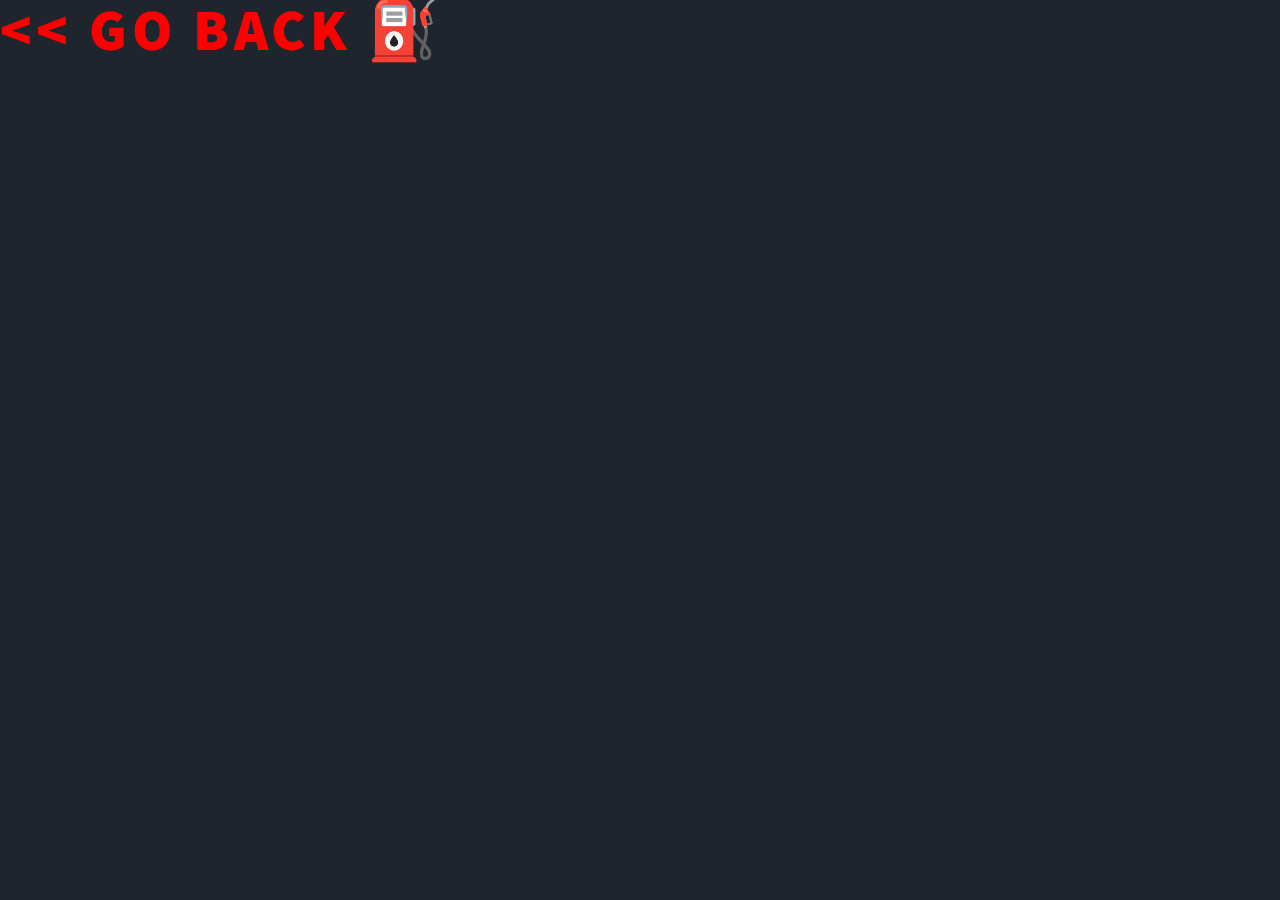
<file: vonmarFullSite/generic.html>
<!DOCTYPE HTML>
<!--
	Massively by HTML5 UP
	html5up.net | @ajlkn
	Free for personal and commercial use under the CCA 3.0 license (html5up.net/license)
-->
<html>
	<head>
		<title>Generic Page - Massively by HTML5 UP</title>
		<meta charset="utf-8" />
		<meta name="viewport" content="width=device-width, initial-scale=1, user-scalable=no" />
		<link rel="stylesheet" href="assets/css/main.css" />
		<noscript><link rel="stylesheet" href="assets/css/noscript.css" /></noscript>
	</head>
	<body class="is-preload">
		<a onclick="goBack();"><h1 style="color:red;"><< GO BACK ⛽</h1></a>
		<script>
			function goBack() {
			  window.history.back();
			}
			</script>
			<!-- Wrapper -->
				<div id="wrapper" style="display:none;">
		

				<!-- Header -->
					<header id="header">
						<a href="index.html" class="logo">Massively</a>
					</header>

				<!-- Nav -->
					<nav id="nav">
						<ul class="links">
							<li><a href="index.html">This is Massively</a></li>
							<li class="active"><a href="generic.html">Generic Page</a></li>
							<li><a href="elements.html">Elements Reference</a></li>
						</ul>
						<ul class="icons">
							<li><a href="#" class="icon brands fa-twitter"><span class="label">Twitter</span></a></li>
							<li><a href="#" class="icon brands fa-facebook-f"><span class="label">Facebook</span></a></li>
							<li><a href="#" class="icon brands fa-instagram"><span class="label">Instagram</span></a></li>
							<li><a href="#" class="icon brands fa-github"><span class="label">GitHub</span></a></li>
						</ul>
					</nav>

				<!-- Main -->
					<div id="main">

						<!-- Post -->
							<section class="post">
								<header class="major">
									<span class="date">April 25, 2017</span>
									<h1>This is a<br />
									Generic Page</h1>
									<p>Aenean ornare velit lacus varius enim ullamcorper proin aliquam<br />
									facilisis ante sed etiam magna interdum congue. Lorem ipsum dolor<br />
									amet nullam sed etiam veroeros.</p>
								</header>
								<div class="image main"><img src="images/pic01.jpg" alt="" /></div>
								<p>Donec eget ex magna. Interdum et malesuada fames ac ante ipsum primis in faucibus. Pellentesque venenatis dolor imperdiet dolor mattis sagittis. Praesent rutrum sem diam, vitae egestas enim auctor sit amet. Pellentesque leo mauris, consectetur id ipsum sit amet, fergiat. Pellentesque in mi eu massa lacinia malesuada et a elit. Donec urna ex, lacinia in purus ac, pretium pulvinar mauris. Nunc lorem mauris, fringilla in aliquam at, euismod in lectus. Pellentesque habitant morbi tristique senectus et netus et malesuada fames ac turpis egestas. Curabitur sapien risus, commodo eget turpis at, elementum convallis enim turpis, lorem ipsum dolor sit amet nullam.</p>
								<p>Lorem ipsum dolor sit amet, consectetur adipiscing elit. Duis dapibus rutrum facilisis. Class aptent taciti sociosqu ad litora torquent per conubia nostra, per inceptos himenaeos. Etiam tristique libero eu nibh porttitor fermentum. Nullam venenatis erat id vehicula viverra. Nunc ultrices eros ut ultricies condimentum. Mauris risus lacus, blandit sit amet venenatis non, bibendum vitae dolor. Nunc lorem mauris, fringilla in aliquam at, euismod in lectus. Pellentesque habitant morbi tristique senectus et netus et malesuada fames ac turpis egestas. In non lorem sit amet elit placerat maximus. Pellentesque aliquam maximus risus. Donec eget ex magna. Interdum et malesuada fames ac ante ipsum primis in faucibus. Pellentesque venenatis dolor imperdiet dolor mattis sagittis. Praesent rutrum sem diam, vitae egestas enim auctor sit amet. Pellentesque leo mauris, consectetur id ipsum.</p>
							</section>

					</div>

				<!-- Footer -->
					<footer id="footer">
						<section>
							<form method="post" action="#">
								<div class="fields">
									<div class="field">
										<label for="name">Name</label>
										<input type="text" name="name" id="name" />
									</div>
									<div class="field">
										<label for="email">Email</label>
										<input type="text" name="email" id="email" />
									</div>
									<div class="field">
										<label for="message">Message</label>
										<textarea name="message" id="message" rows="3"></textarea>
									</div>
								</div>
								<ul class="actions">
									<li><input type="submit" value="Send Message" /></li>
								</ul>
							</form>
						</section>
						<section class="split contact">
							<section class="alt">
								<h3>Address</h3>
								<p>1234 Somewhere Road #87257<br />
								Nashville, TN 00000-0000</p>
							</section>
							<section>
								<h3>Phone</h3>
								<p><a href="#">(000) 000-0000</a></p>
							</section>
							<section>
								<h3>Email</h3>
								<p><a href="#">info@untitled.tld</a></p>
							</section>
							<section>
								<h3>Social</h3>
								<ul class="icons alt">
									<li><a href="#" class="icon brands alt fa-twitter"><span class="label">Twitter</span></a></li>
									<li><a href="#" class="icon brands alt fa-facebook-f"><span class="label">Facebook</span></a></li>
									<li><a href="#" class="icon brands alt fa-instagram"><span class="label">Instagram</span></a></li>
									<li><a href="#" class="icon brands alt fa-github"><span class="label">GitHub</span></a></li>
								</ul>
							</section>
						</section>
					</footer>

				<!-- Copyright -->
					<div id="copyright">
						<ul><li>&copy; Untitled</li><li>Design: <a href="https://html5up.net">HTML5 UP</a></li></ul>
					</div>

			</div>

		<!-- Scripts -->
			<script src="assets/js/jquery.min.js"></script>
			<script src="assets/js/jquery.scrollex.min.js"></script>
			<script src="assets/js/jquery.scrolly.min.js"></script>
			<script src="assets/js/browser.min.js"></script>
			<script src="assets/js/breakpoints.min.js"></script>
			<script src="assets/js/util.js"></script>
			<script src="assets/js/main.js"></script>

	</body>
</html>
</file>
<file: assets/css/noscript.css>
/*
	Hyperspace by HTML5 UP
	html5up.net | @ajlkn
	Free for personal and commercial use under the CCA 3.0 license (html5up.net/license)
*/

/* Spotlights */

	.spotlights > section > .image:before {
		opacity: 0 !important;
	}

	.spotlights > section > .content > .inner {
		-moz-transform: none !important;
		-webkit-transform: none !important;
		-ms-transform: none !important;
		transform: none !important;
		opacity: 1 !important;
	}

/* Wrapper */

	.wrapper > .inner {
		opacity: 1 !important;
		-moz-transform: none !important;
		-webkit-transform: none !important;
		-ms-transform: none !important;
		transform: none !important;
	}

/* Sidebar */

	#sidebar > .inner {
		opacity: 1 !important;
	}

	#sidebar nav > ul > li {
		-moz-transform: none !important;
		-webkit-transform: none !important;
		-ms-transform: none !important;
		transform: none !important;
		opacity: 1 !important;
	}
</file>
<file: assets/css/main.css>
@import url(fontawesome-all.min.css);

/*
	Hyperspace by HTML5 UP
	html5up.net | @ajlkn
	Free for personal and commercial use under the CCA 3.0 license (html5up.net/license)
*/

html, body, div, span, applet, object,
iframe, h1, h2, h3, h4, h5, h6, p, blockquote,
pre, a, abbr, acronym, address, big, cite,
code, del, dfn, em, img, ins, kbd, q, s, samp,
small, strike, strong, sub, sup, tt, var, b,
u, i, center, dl, dt, dd, ol, ul, li, fieldset,
form, label, legend, table, caption, tbody,
tfoot, thead, tr, th, td, article, aside,
canvas, details, embed, figure, figcaption,
footer, header, hgroup, menu, nav, output, ruby,
section, summary, time, mark, audio, video {
	margin: 0;
	padding: 0;
	border: 0;
	font-size: 100%;
	font: inherit;
	vertical-align: baseline;}

article, aside, details, figcaption, figure,
footer, header, hgroup, menu, nav, section {
	display: block;}

body {
	line-height: 1;
}

ol, ul {
	list-style: none;
}

blockquote, q {
	quotes: none;
}

	blockquote:before, blockquote:after, q:before, q:after {
		content: '';
		content: none;
	}

table {
	border-collapse: collapse;
	border-spacing: 0;
}

body {
	-webkit-text-size-adjust: none;
}

mark {
	background-color: transparent;
	color: inherit;
}

input::-moz-focus-inner {
	border: 0;
	padding: 0;
}

input, select, textarea {
	-moz-appearance: none;
	-webkit-appearance: none;
	-ms-appearance: none;
	appearance: none;
}

/* Basic */

	@-ms-viewport {
		width: device-width;
	}

	body {
		-ms-overflow-style: scrollbar;
	}

	@media screen and (max-width: 480px) {

		html, body {
			min-width: 320px;
		}

	}

	html {
		box-sizing: border-box;
	}

	*, *:before, *:after {
		box-sizing: inherit;
	}

	body {
		background: #312450;
	}

		body.is-preload *, body.is-preload *:before, body.is-preload *:after {
			-moz-animation: none !important;
			-webkit-animation: none !important;
			-ms-animation: none !important;
			animation: none !important;
			-moz-transition: none !important;
			-webkit-transition: none !important;
			-ms-transition: none !important;
			transition: none !important;
		}

/* Type */

	body, input, select, textarea {
		color: rgba(255, 255, 255, 0.55);
		font-family: Arial, Helvetica, sans-serif;
		font-size: 16.5pt;
		font-weight: normal;
		line-height: 1.75;
	}

		@media screen and (max-width: 1680px) {

			body, input, select, textarea {
				font-size: 13pt;
			}

		}

		@media screen and (max-width: 1280px) {

			body, input, select, textarea {
				font-size: 12pt;
			}

		}

		@media screen and (max-width: 360px) {

			body, input, select, textarea {
				font-size: 11pt;
			}

		}

	a {
		-moz-transition: color 0.2s ease, border-bottom-color 0.2s ease;
		-webkit-transition: color 0.2s ease, border-bottom-color 0.2s ease;
		-ms-transition: color 0.2s ease, border-bottom-color 0.2s ease;
		transition: color 0.2s ease, border-bottom-color 0.2s ease;
		border-bottom: dotted 1px rgba(255, 255, 255, 0.35);
		color: inherit;
		text-decoration: none;
	}

		a:hover {
			border-bottom-color: transparent;
			color: #ffffff;
		}

	strong, b {
		color: #ffffff;
		font-weight: bold;
	}

	em, i {
		font-style: italic;
	}

	p {
		margin: 0 0 2em 0;
	}

	h1, h2, h3, h4, h5, h6 {
		color: #ffffff;
		font-weight: bold;
		line-height: 1.5;
		margin: 0 0 0.5em 0;
	}

		h1 a, h2 a, h3 a, h4 a, h5 a, h6 a {
			color: inherit;
			text-decoration: none;
		}

	h1 {
		font-size: 2.75em;
	}

		h1.major {
			margin: 0 0 1.3em 0;
			position: relative;
			padding-bottom: 0.35em;
		}

			h1.major:after {
				background-image: -moz-linear-gradient(to right, #5e42a6, #b74e91);
				background-image: -webkit-linear-gradient(to right, #5e42a6, #b74e91);
				background-image: -ms-linear-gradient(to right, #5e42a6, #b74e91);
				background-image: linear-gradient(to right, #5e42a6, #b74e91);
				-moz-transition: max-width 0.2s ease;
				-webkit-transition: max-width 0.2s ease;
				-ms-transition: max-width 0.2s ease;
				transition: max-width 0.2s ease;
				border-radius: 0.2em;
				bottom: 0;
				content: '';
				height: 0.05em;
				position: absolute;
				right: 0;
				width: 100%;
			}

	h2 {
		font-size: 1.75em;
	}

	h3 {
		font-size: 1.1em;
	}

	h4 {
		font-size: 1em;
	}

	h5 {
		font-size: 0.8em;
	}

	h6 {
		font-size: 0.6em;
	}

	@media screen and (max-width: 736px) {

		h1 {
			font-size: 2em;
		}

		h2 {
			font-size: 1.25em;
		}

		h3 {
			font-size: 1em;
		}

		h4 {
			font-size: 0.8em;
		}

		h5 {
			font-size: 0.6em;
		}

		h6 {
			font-size: 0.6em;
		}

	}

	sub {
		font-size: 0.8em;
		position: relative;
		top: 0.5em;
	}

	sup {
		font-size: 0.8em;
		position: relative;
		top: -0.5em;
	}

	blockquote {
		border-left: solid 4px rgba(255, 255, 255, 0.15);
		font-style: italic;
		margin: 0 0 2em 0;
		padding: 0.5em 0 0.5em 2em;
	}

	code {
		background: rgba(255, 255, 255, 0.05);
		border-radius: 0.25em;
		border: solid 1px rgba(255, 255, 255, 0.15);
		font-family: "Courier New", monospace;
		font-size: 0.9em;
		margin: 0 0.25em;
		padding: 0.25em 0.65em;
	}

	pre {
		-webkit-overflow-scrolling: touch;
		font-family: "Courier New", monospace;
		font-size: 0.9em;
		margin: 0 0 2em 0;
	}

		pre code {
			display: block;
			line-height: 1.75em;
			padding: 1em 1.5em;
			overflow-x: auto;
		}

	hr {
		border: 0;
		border-bottom: solid 1px rgba(255, 255, 255, 0.15);
		margin: 2em 0;
	}

		hr.major {
			margin: 3em 0;
		}

	.align-left {
		text-align: left;
	}

	.align-center {
		text-align: center;
	}

	.align-right {
		text-align: right;
	}

/* Row */

	.row {
		display: flex;
		flex-wrap: wrap;
		box-sizing: border-box;
		align-items: stretch;
	}

		.row > * {
			box-sizing: border-box;
		}

		.row.gtr-uniform > * > :last-child {
			margin-bottom: 0;
		}

		.row.aln-left {
			justify-content: flex-start;
		}

		.row.aln-center {
			justify-content: center;
		}

		.row.aln-right {
			justify-content: flex-end;
		}

		.row.aln-top {
			align-items: flex-start;
		}

		.row.aln-middle {
			align-items: center;
		}

		.row.aln-bottom {
			align-items: flex-end;
		}

		.row > .imp {
			order: -1;
		}

		.row > .col-1 {
			width: 8.33333%;
		}

		.row > .off-1 {
			margin-left: 8.33333%;
		}

		.row > .col-2 {
			width: 16.66667%;
		}

		.row > .off-2 {
			margin-left: 16.66667%;
		}

		.row > .col-3 {
			width: 25%;
		}

		.row > .off-3 {
			margin-left: 25%;
		}

		.row > .col-4 {
			width: 33.33333%;
		}

		.row > .off-4 {
			margin-left: 33.33333%;
		}

		.row > .col-5 {
			width: 41.66667%;
		}

		.row > .off-5 {
			margin-left: 41.66667%;
		}

		.row > .col-6 {
			width: 50%;
		}

		.row > .off-6 {
			margin-left: 50%;
		}

		.row > .col-7 {
			width: 58.33333%;
		}

		.row > .off-7 {
			margin-left: 58.33333%;
		}

		.row > .col-8 {
			width: 66.66667%;
		}

		.row > .off-8 {
			margin-left: 66.66667%;
		}

		.row > .col-9 {
			width: 75%;
		}

		.row > .off-9 {
			margin-left: 75%;
		}

		.row > .col-10 {
			width: 83.33333%;
		}

		.row > .off-10 {
			margin-left: 83.33333%;
		}

		.row > .col-11 {
			width: 91.66667%;
		}

		.row > .off-11 {
			margin-left: 91.66667%;
		}

		.row > .col-12 {
			width: 100%;
		}

		.row > .off-12 {
			margin-left: 100%;
		}

		.row.gtr-0 {
			margin-top: 0;
			margin-left: 0em;
		}

			.row.gtr-0 > * {
				padding: 0 0 0 0em;
			}

			.row.gtr-0.gtr-uniform {
				margin-top: 0em;
			}

				.row.gtr-0.gtr-uniform > * {
					padding-top: 0em;
				}

		.row.gtr-25 {
			margin-top: 0;
			margin-left: -0.375em;
		}

			.row.gtr-25 > * {
				padding: 0 0 0 0.375em;
			}

			.row.gtr-25.gtr-uniform {
				margin-top: -0.375em;
			}

				.row.gtr-25.gtr-uniform > * {
					padding-top: 0.375em;
				}

		.row.gtr-50 {
			margin-top: 0;
			margin-left: -0.75em;
		}

			.row.gtr-50 > * {
				padding: 0 0 0 0.75em;
			}

			.row.gtr-50.gtr-uniform {
				margin-top: -0.75em;
			}

				.row.gtr-50.gtr-uniform > * {
					padding-top: 0.75em;
				}

		.row {
			margin-top: 0;
			margin-left: -1.5em;
		}

			.row > * {
				padding: 0 0 0 1.5em;
			}

			.row.gtr-uniform {
				margin-top: -1.5em;
			}

				.row.gtr-uniform > * {
					padding-top: 1.5em;
				}

		.row.gtr-150 {
			margin-top: 0;
			margin-left: -2.25em;
		}

			.row.gtr-150 > * {
				padding: 0 0 0 2.25em;
			}

			.row.gtr-150.gtr-uniform {
				margin-top: -2.25em;
			}

				.row.gtr-150.gtr-uniform > * {
					padding-top: 2.25em;
				}

		.row.gtr-200 {
			margin-top: 0;
			margin-left: -3em;
		}

			.row.gtr-200 > * {
				padding: 0 0 0 3em;
			}

			.row.gtr-200.gtr-uniform {
				margin-top: -3em;
			}

				.row.gtr-200.gtr-uniform > * {
					padding-top: 3em;
				}

		@media screen and (max-width: 1680px) {

			.row {
				display: flex;
				flex-wrap: wrap;
				box-sizing: border-box;
				align-items: stretch;
			}

				.row > * {
					box-sizing: border-box;
				}

				.row.gtr-uniform > * > :last-child {
					margin-bottom: 0;
				}

				.row.aln-left {
					justify-content: flex-start;
				}

				.row.aln-center {
					justify-content: center;
				}

				.row.aln-right {
					justify-content: flex-end;
				}

				.row.aln-top {
					align-items: flex-start;
				}

				.row.aln-middle {
					align-items: center;
				}

				.row.aln-bottom {
					align-items: flex-end;
				}

				.row > .imp-xlarge {
					order: -1;
				}

				.row > .col-1-xlarge {
					width: 8.33333%;
				}

				.row > .off-1-xlarge {
					margin-left: 8.33333%;
				}

				.row > .col-2-xlarge {
					width: 16.66667%;
				}

				.row > .off-2-xlarge {
					margin-left: 16.66667%;
				}

				.row > .col-3-xlarge {
					width: 25%;
				}

				.row > .off-3-xlarge {
					margin-left: 25%;
				}

				.row > .col-4-xlarge {
					width: 33.33333%;
				}

				.row > .off-4-xlarge {
					margin-left: 33.33333%;
				}

				.row > .col-5-xlarge {
					width: 41.66667%;
				}

				.row > .off-5-xlarge {
					margin-left: 41.66667%;
				}

				.row > .col-6-xlarge {
					width: 50%;
				}

				.row > .off-6-xlarge {
					margin-left: 50%;
				}

				.row > .col-7-xlarge {
					width: 58.33333%;
				}

				.row > .off-7-xlarge {
					margin-left: 58.33333%;
				}

				.row > .col-8-xlarge {
					width: 66.66667%;
				}

				.row > .off-8-xlarge {
					margin-left: 66.66667%;
				}

				.row > .col-9-xlarge {
					width: 75%;
				}

				.row > .off-9-xlarge {
					margin-left: 75%;
				}

				.row > .col-10-xlarge {
					width: 83.33333%;
				}

				.row > .off-10-xlarge {
					margin-left: 83.33333%;
				}

				.row > .col-11-xlarge {
					width: 91.66667%;
				}

				.row > .off-11-xlarge {
					margin-left: 91.66667%;
				}

				.row > .col-12-xlarge {
					width: 100%;
				}

				.row > .off-12-xlarge {
					margin-left: 100%;
				}

				.row.gtr-0 {
					margin-top: 0;
					margin-left: 0em;
				}

					.row.gtr-0 > * {
						padding: 0 0 0 0em;
					}

					.row.gtr-0.gtr-uniform {
						margin-top: 0em;
					}

						.row.gtr-0.gtr-uniform > * {
							padding-top: 0em;
						}

				.row.gtr-25 {
					margin-top: 0;
					margin-left: -0.375em;
				}

					.row.gtr-25 > * {
						padding: 0 0 0 0.375em;
					}

					.row.gtr-25.gtr-uniform {
						margin-top: -0.375em;
					}

						.row.gtr-25.gtr-uniform > * {
							padding-top: 0.375em;
						}

				.row.gtr-50 {
					margin-top: 0;
					margin-left: -0.75em;
				}

					.row.gtr-50 > * {
						padding: 0 0 0 0.75em;
					}

					.row.gtr-50.gtr-uniform {
						margin-top: -0.75em;
					}

						.row.gtr-50.gtr-uniform > * {
							padding-top: 0.75em;
						}

				.row {
					margin-top: 0;
					margin-left: -1.5em;
				}

					.row > * {
						padding: 0 0 0 1.5em;
					}

					.row.gtr-uniform {
						margin-top: -1.5em;
					}

						.row.gtr-uniform > * {
							padding-top: 1.5em;
						}

				.row.gtr-150 {
					margin-top: 0;
					margin-left: -2.25em;
				}

					.row.gtr-150 > * {
						padding: 0 0 0 2.25em;
					}

					.row.gtr-150.gtr-uniform {
						margin-top: -2.25em;
					}

						.row.gtr-150.gtr-uniform > * {
							padding-top: 2.25em;
						}

				.row.gtr-200 {
					margin-top: 0;
					margin-left: -3em;
				}

					.row.gtr-200 > * {
						padding: 0 0 0 3em;
					}

					.row.gtr-200.gtr-uniform {
						margin-top: -3em;
					}

						.row.gtr-200.gtr-uniform > * {
							padding-top: 3em;
						}

		}

		@media screen and (max-width: 1280px) {

			.row {
				display: flex;
				flex-wrap: wrap;
				box-sizing: border-box;
				align-items: stretch;
			}

				.row > * {
					box-sizing: border-box;
				}

				.row.gtr-uniform > * > :last-child {
					margin-bottom: 0;
				}

				.row.aln-left {
					justify-content: flex-start;
				}

				.row.aln-center {
					justify-content: center;
				}

				.row.aln-right {
					justify-content: flex-end;
				}

				.row.aln-top {
					align-items: flex-start;
				}

				.row.aln-middle {
					align-items: center;
				}

				.row.aln-bottom {
					align-items: flex-end;
				}

				.row > .imp-large {
					order: -1;
				}

				.row > .col-1-large {
					width: 8.33333%;
				}

				.row > .off-1-large {
					margin-left: 8.33333%;
				}

				.row > .col-2-large {
					width: 16.66667%;
				}

				.row > .off-2-large {
					margin-left: 16.66667%;
				}

				.row > .col-3-large {
					width: 25%;
				}

				.row > .off-3-large {
					margin-left: 25%;
				}

				.row > .col-4-large {
					width: 33.33333%;
				}

				.row > .off-4-large {
					margin-left: 33.33333%;
				}

				.row > .col-5-large {
					width: 41.66667%;
				}

				.row > .off-5-large {
					margin-left: 41.66667%;
				}

				.row > .col-6-large {
					width: 50%;
				}

				.row > .off-6-large {
					margin-left: 50%;
				}

				.row > .col-7-large {
					width: 58.33333%;
				}

				.row > .off-7-large {
					margin-left: 58.33333%;
				}

				.row > .col-8-large {
					width: 66.66667%;
				}

				.row > .off-8-large {
					margin-left: 66.66667%;
				}

				.row > .col-9-large {
					width: 75%;
				}

				.row > .off-9-large {
					margin-left: 75%;
				}

				.row > .col-10-large {
					width: 83.33333%;
				}

				.row > .off-10-large {
					margin-left: 83.33333%;
				}

				.row > .col-11-large {
					width: 91.66667%;
				}

				.row > .off-11-large {
					margin-left: 91.66667%;
				}

				.row > .col-12-large {
					width: 100%;
				}

				.row > .off-12-large {
					margin-left: 100%;
				}

				.row.gtr-0 {
					margin-top: 0;
					margin-left: 0em;
				}

					.row.gtr-0 > * {
						padding: 0 0 0 0em;
					}

					.row.gtr-0.gtr-uniform {
						margin-top: 0em;
					}

						.row.gtr-0.gtr-uniform > * {
							padding-top: 0em;
						}

				.row.gtr-25 {
					margin-top: 0;
					margin-left: -0.375em;
				}

					.row.gtr-25 > * {
						padding: 0 0 0 0.375em;
					}

					.row.gtr-25.gtr-uniform {
						margin-top: -0.375em;
					}

						.row.gtr-25.gtr-uniform > * {
							padding-top: 0.375em;
						}

				.row.gtr-50 {
					margin-top: 0;
					margin-left: -0.75em;
				}

					.row.gtr-50 > * {
						padding: 0 0 0 0.75em;
					}

					.row.gtr-50.gtr-uniform {
						margin-top: -0.75em;
					}

						.row.gtr-50.gtr-uniform > * {
							padding-top: 0.75em;
						}

				.row {
					margin-top: 0;
					margin-left: -1.5em;
				}

					.row > * {
						padding: 0 0 0 1.5em;
					}

					.row.gtr-uniform {
						margin-top: -1.5em;
					}

						.row.gtr-uniform > * {
							padding-top: 1.5em;
						}

				.row.gtr-150 {
					margin-top: 0;
					margin-left: -2.25em;
				}

					.row.gtr-150 > * {
						padding: 0 0 0 2.25em;
					}

					.row.gtr-150.gtr-uniform {
						margin-top: -2.25em;
					}

						.row.gtr-150.gtr-uniform > * {
							padding-top: 2.25em;
						}

				.row.gtr-200 {
					margin-top: 0;
					margin-left: -3em;
				}

					.row.gtr-200 > * {
						padding: 0 0 0 3em;
					}

					.row.gtr-200.gtr-uniform {
						margin-top: -3em;
					}

						.row.gtr-200.gtr-uniform > * {
							padding-top: 3em;
						}

		}

		@media screen and (max-width: 980px) {

			.row {
				display: flex;
				flex-wrap: wrap;
				box-sizing: border-box;
				align-items: stretch;
			}

				.row > * {
					box-sizing: border-box;
				}

				.row.gtr-uniform > * > :last-child {
					margin-bottom: 0;
				}

				.row.aln-left {
					justify-content: flex-start;
				}

				.row.aln-center {
					justify-content: center;
				}

				.row.aln-right {
					justify-content: flex-end;
				}

				.row.aln-top {
					align-items: flex-start;
				}

				.row.aln-middle {
					align-items: center;
				}

				.row.aln-bottom {
					align-items: flex-end;
				}

				.row > .imp-medium {
					order: -1;
				}

				.row > .col-1-medium {
					width: 8.33333%;
				}

				.row > .off-1-medium {
					margin-left: 8.33333%;
				}

				.row > .col-2-medium {
					width: 16.66667%;
				}

				.row > .off-2-medium {
					margin-left: 16.66667%;
				}

				.row > .col-3-medium {
					width: 25%;
				}

				.row > .off-3-medium {
					margin-left: 25%;
				}

				.row > .col-4-medium {
					width: 33.33333%;
				}

				.row > .off-4-medium {
					margin-left: 33.33333%;
				}

				.row > .col-5-medium {
					width: 41.66667%;
				}

				.row > .off-5-medium {
					margin-left: 41.66667%;
				}

				.row > .col-6-medium {
					width: 50%;
				}

				.row > .off-6-medium {
					margin-left: 50%;
				}

				.row > .col-7-medium {
					width: 58.33333%;
				}

				.row > .off-7-medium {
					margin-left: 58.33333%;
				}

				.row > .col-8-medium {
					width: 66.66667%;
				}

				.row > .off-8-medium {
					margin-left: 66.66667%;
				}

				.row > .col-9-medium {
					width: 75%;
				}

				.row > .off-9-medium {
					margin-left: 75%;
				}

				.row > .col-10-medium {
					width: 83.33333%;
				}

				.row > .off-10-medium {
					margin-left: 83.33333%;
				}

				.row > .col-11-medium {
					width: 91.66667%;
				}

				.row > .off-11-medium {
					margin-left: 91.66667%;
				}

				.row > .col-12-medium {
					width: 100%;
				}

				.row > .off-12-medium {
					margin-left: 100%;
				}

				.row.gtr-0 {
					margin-top: 0;
					margin-left: 0em;
				}

					.row.gtr-0 > * {
						padding: 0 0 0 0em;
					}

					.row.gtr-0.gtr-uniform {
						margin-top: 0em;
					}

						.row.gtr-0.gtr-uniform > * {
							padding-top: 0em;
						}

				.row.gtr-25 {
					margin-top: 0;
					margin-left: -0.375em;
				}

					.row.gtr-25 > * {
						padding: 0 0 0 0.375em;
					}

					.row.gtr-25.gtr-uniform {
						margin-top: -0.375em;
					}

						.row.gtr-25.gtr-uniform > * {
							padding-top: 0.375em;
						}

				.row.gtr-50 {
					margin-top: 0;
					margin-left: -0.75em;
				}

					.row.gtr-50 > * {
						padding: 0 0 0 0.75em;
					}

					.row.gtr-50.gtr-uniform {
						margin-top: -0.75em;
					}

						.row.gtr-50.gtr-uniform > * {
							padding-top: 0.75em;
						}

				.row {
					margin-top: 0;
					margin-left: -1.5em;
				}

					.row > * {
						padding: 0 0 0 1.5em;
					}

					.row.gtr-uniform {
						margin-top: -1.5em;
					}

						.row.gtr-uniform > * {
							padding-top: 1.5em;
						}

				.row.gtr-150 {
					margin-top: 0;
					margin-left: -2.25em;
				}

					.row.gtr-150 > * {
						padding: 0 0 0 2.25em;
					}

					.row.gtr-150.gtr-uniform {
						margin-top: -2.25em;
					}

						.row.gtr-150.gtr-uniform > * {
							padding-top: 2.25em;
						}

				.row.gtr-200 {
					margin-top: 0;
					margin-left: -3em;
				}

					.row.gtr-200 > * {
						padding: 0 0 0 3em;
					}

					.row.gtr-200.gtr-uniform {
						margin-top: -3em;
					}

						.row.gtr-200.gtr-uniform > * {
							padding-top: 3em;
						}

		}

		@media screen and (max-width: 736px) {

			.row {
				display: flex;
				flex-wrap: wrap;
				box-sizing: border-box;
				align-items: stretch;
			}

				.row > * {
					box-sizing: border-box;
				}

				.row.gtr-uniform > * > :last-child {
					margin-bottom: 0;
				}

				.row.aln-left {
					justify-content: flex-start;
				}

				.row.aln-center {
					justify-content: center;
				}

				.row.aln-right {
					justify-content: flex-end;
				}

				.row.aln-top {
					align-items: flex-start;
				}

				.row.aln-middle {
					align-items: center;
				}

				.row.aln-bottom {
					align-items: flex-end;
				}

				.row > .imp-small {
					order: -1;
				}

				.row > .col-1-small {
					width: 8.33333%;
				}

				.row > .off-1-small {
					margin-left: 8.33333%;
				}

				.row > .col-2-small {
					width: 16.66667%;
				}

				.row > .off-2-small {
					margin-left: 16.66667%;
				}

				.row > .col-3-small {
					width: 25%;
				}

				.row > .off-3-small {
					margin-left: 25%;
				}

				.row > .col-4-small {
					width: 33.33333%;
				}

				.row > .off-4-small {
					margin-left: 33.33333%;
				}

				.row > .col-5-small {
					width: 41.66667%;
				}

				.row > .off-5-small {
					margin-left: 41.66667%;
				}

				.row > .col-6-small {
					width: 50%;
				}

				.row > .off-6-small {
					margin-left: 50%;
				}

				.row > .col-7-small {
					width: 58.33333%;
				}

				.row > .off-7-small {
					margin-left: 58.33333%;
				}

				.row > .col-8-small {
					width: 66.66667%;
				}

				.row > .off-8-small {
					margin-left: 66.66667%;
				}

				.row > .col-9-small {
					width: 75%;
				}

				.row > .off-9-small {
					margin-left: 75%;
				}

				.row > .col-10-small {
					width: 83.33333%;
				}

				.row > .off-10-small {
					margin-left: 83.33333%;
				}

				.row > .col-11-small {
					width: 91.66667%;
				}

				.row > .off-11-small {
					margin-left: 91.66667%;
				}

				.row > .col-12-small {
					width: 100%;
				}

				.row > .off-12-small {
					margin-left: 100%;
				}

				.row.gtr-0 {
					margin-top: 0;
					margin-left: 0em;
				}

					.row.gtr-0 > * {
						padding: 0 0 0 0em;
					}

					.row.gtr-0.gtr-uniform {
						margin-top: 0em;
					}

						.row.gtr-0.gtr-uniform > * {
							padding-top: 0em;
						}

				.row.gtr-25 {
					margin-top: 0;
					margin-left: -0.375em;
				}

					.row.gtr-25 > * {
						padding: 0 0 0 0.375em;
					}

					.row.gtr-25.gtr-uniform {
						margin-top: -0.375em;
					}

						.row.gtr-25.gtr-uniform > * {
							padding-top: 0.375em;
						}

				.row.gtr-50 {
					margin-top: 0;
					margin-left: -0.75em;
				}

					.row.gtr-50 > * {
						padding: 0 0 0 0.75em;
					}

					.row.gtr-50.gtr-uniform {
						margin-top: -0.75em;
					}

						.row.gtr-50.gtr-uniform > * {
							padding-top: 0.75em;
						}

				.row {
					margin-top: 0;
					margin-left: -1.5em;
				}

					.row > * {
						padding: 0 0 0 1.5em;
					}

					.row.gtr-uniform {
						margin-top: -1.5em;
					}

						.row.gtr-uniform > * {
							padding-top: 1.5em;
						}

				.row.gtr-150 {
					margin-top: 0;
					margin-left: -2.25em;
				}

					.row.gtr-150 > * {
						padding: 0 0 0 2.25em;
					}

					.row.gtr-150.gtr-uniform {
						margin-top: -2.25em;
					}

						.row.gtr-150.gtr-uniform > * {
							padding-top: 2.25em;
						}

				.row.gtr-200 {
					margin-top: 0;
					margin-left: -3em;
				}

					.row.gtr-200 > * {
						padding: 0 0 0 3em;
					}

					.row.gtr-200.gtr-uniform {
						margin-top: -3em;
					}

						.row.gtr-200.gtr-uniform > * {
							padding-top: 3em;
						}

		}

		@media screen and (max-width: 480px) {

			.row {
				display: flex;
				flex-wrap: wrap;
				box-sizing: border-box;
				align-items: stretch;
			}

				.row > * {
					box-sizing: border-box;
				}

				.row.gtr-uniform > * > :last-child {
					margin-bottom: 0;
				}

				.row.aln-left {
					justify-content: flex-start;
				}

				.row.aln-center {
					justify-content: center;
				}

				.row.aln-right {
					justify-content: flex-end;
				}

				.row.aln-top {
					align-items: flex-start;
				}

				.row.aln-middle {
					align-items: center;
				}

				.row.aln-bottom {
					align-items: flex-end;
				}

				.row > .imp-xsmall {
					order: -1;
				}

				.row > .col-1-xsmall {
					width: 8.33333%;
				}

				.row > .off-1-xsmall {
					margin-left: 8.33333%;
				}

				.row > .col-2-xsmall {
					width: 16.66667%;
				}

				.row > .off-2-xsmall {
					margin-left: 16.66667%;
				}

				.row > .col-3-xsmall {
					width: 25%;
				}

				.row > .off-3-xsmall {
					margin-left: 25%;
				}

				.row > .col-4-xsmall {
					width: 33.33333%;
				}

				.row > .off-4-xsmall {
					margin-left: 33.33333%;
				}

				.row > .col-5-xsmall {
					width: 41.66667%;
				}

				.row > .off-5-xsmall {
					margin-left: 41.66667%;
				}

				.row > .col-6-xsmall {
					width: 50%;
				}

				.row > .off-6-xsmall {
					margin-left: 50%;
				}

				.row > .col-7-xsmall {
					width: 58.33333%;
				}

				.row > .off-7-xsmall {
					margin-left: 58.33333%;
				}

				.row > .col-8-xsmall {
					width: 66.66667%;
				}

				.row > .off-8-xsmall {
					margin-left: 66.66667%;
				}

				.row > .col-9-xsmall {
					width: 75%;
				}

				.row > .off-9-xsmall {
					margin-left: 75%;
				}

				.row > .col-10-xsmall {
					width: 83.33333%;
				}

				.row > .off-10-xsmall {
					margin-left: 83.33333%;
				}

				.row > .col-11-xsmall {
					width: 91.66667%;
				}

				.row > .off-11-xsmall {
					margin-left: 91.66667%;
				}

				.row > .col-12-xsmall {
					width: 100%;
				}

				.row > .off-12-xsmall {
					margin-left: 100%;
				}

				.row.gtr-0 {
					margin-top: 0;
					margin-left: 0em;
				}

					.row.gtr-0 > * {
						padding: 0 0 0 0em;
					}

					.row.gtr-0.gtr-uniform {
						margin-top: 0em;
					}

						.row.gtr-0.gtr-uniform > * {
							padding-top: 0em;
						}

				.row.gtr-25 {
					margin-top: 0;
					margin-left: -0.375em;
				}

					.row.gtr-25 > * {
						padding: 0 0 0 0.375em;
					}

					.row.gtr-25.gtr-uniform {
						margin-top: -0.375em;
					}

						.row.gtr-25.gtr-uniform > * {
							padding-top: 0.375em;
						}

				.row.gtr-50 {
					margin-top: 0;
					margin-left: -0.75em;
				}

					.row.gtr-50 > * {
						padding: 0 0 0 0.75em;
					}

					.row.gtr-50.gtr-uniform {
						margin-top: -0.75em;
					}

						.row.gtr-50.gtr-uniform > * {
							padding-top: 0.75em;
						}

				.row {
					margin-top: 0;
					margin-left: -1.5em;
				}

					.row > * {
						padding: 0 0 0 1.5em;
					}

					.row.gtr-uniform {
						margin-top: -1.5em;
					}

						.row.gtr-uniform > * {
							padding-top: 1.5em;
						}

				.row.gtr-150 {
					margin-top: 0;
					margin-left: -2.25em;
				}

					.row.gtr-150 > * {
						padding: 0 0 0 2.25em;
					}

					.row.gtr-150.gtr-uniform {
						margin-top: -2.25em;
					}

						.row.gtr-150.gtr-uniform > * {
							padding-top: 2.25em;
						}

				.row.gtr-200 {
					margin-top: 0;
					margin-left: -3em;
				}

					.row.gtr-200 > * {
						padding: 0 0 0 3em;
					}

					.row.gtr-200.gtr-uniform {
						margin-top: -3em;
					}

						.row.gtr-200.gtr-uniform > * {
							padding-top: 3em;
						}

		}

/* Box */

	.box {
		border-radius: 0.25em;
		border: solid 1px rgba(255, 255, 255, 0.15);
		margin-bottom: 2em;
		padding: 1.5em;
	}

		.box > :last-child,
		.box > :last-child > :last-child,
		.box > :last-child > :last-child > :last-child {
			margin-bottom: 0;
		}

		.box.alt {
			border: 0;
			border-radius: 0;
			padding: 0;
		}

/* Button */

	input[type="submit"],
	input[type="reset"],
	input[type="button"],
	button,
	.button {
		-moz-appearance: none;
		-webkit-appearance: none;
		-ms-appearance: none;
		appearance: none;
		-moz-transition: border-color 0.2s ease;
		-webkit-transition: border-color 0.2s ease;
		-ms-transition: border-color 0.2s ease;
		transition: border-color 0.2s ease;
		background-color: transparent;
		border: solid 1px !important;
		border-color: rgba(255, 255, 255, 0.15) !important;
		border-radius: 3em;
		color: #ffffff !important;
		cursor: pointer;
		display: inline-block;
		font-size: 0.6em;
		font-weight: bold;
		height: calc(4.75em + 2px);
		letter-spacing: 0.25em;
		line-height: 4.75em;
		outline: 0;
		padding: 0 3.75em;
		position: relative;
		text-align: center;
		text-decoration: none;
		text-transform: uppercase;
		white-space: nowrap;
	}

		input[type="submit"]:after,
		input[type="reset"]:after,
		input[type="button"]:after,
		button:after,
		.button:after {
			-moz-transform: scale(0.25);
			-webkit-transform: scale(0.25);
			-ms-transform: scale(0.25);
			transform: scale(0.25);
			pointer-events: none;
			-moz-transition: opacity 0.2s ease, -moz-transform 0.2s ease;
			-webkit-transition: opacity 0.2s ease, -webkit-transform 0.2s ease;
			-ms-transition: opacity 0.2s ease, -ms-transform 0.2s ease;
			transition: opacity 0.2s ease, transform 0.2s ease;
			background: #ffffff;
			border-radius: 3em;
			content: '';
			height: 100%;
			left: 0;
			opacity: 0;
			position: absolute;
			top: 0;
			width: 100%;
		}

		input[type="submit"].icon:before,
		input[type="reset"].icon:before,
		input[type="button"].icon:before,
		button.icon:before,
		.button.icon:before {
			margin-right: 0.75em;
		}

		input[type="submit"].fit,
		input[type="reset"].fit,
		input[type="button"].fit,
		button.fit,
		.button.fit {
			width: 100%;
		}

		input[type="submit"].small,
		input[type="reset"].small,
		input[type="button"].small,
		button.small,
		.button.small {
			font-size: 0.4em;
		}

		input[type="submit"].large,
		input[type="reset"].large,
		input[type="button"].large,
		button.large,
		.button.large {
			font-size: 0.8em;
		}

		input[type="submit"].primary,
		input[type="reset"].primary,
		input[type="button"].primary,
		button.primary,
		.button.primary {
			background-color: #ffffff;
			color: #312450 !important;
		}

			input[type="submit"].primary:after,
			input[type="reset"].primary:after,
			input[type="button"].primary:after,
			button.primary:after,
			.button.primary:after {
				display: none;
			}

		input[type="submit"].disabled, input[type="submit"]:disabled,
		input[type="reset"].disabled,
		input[type="reset"]:disabled,
		input[type="button"].disabled,
		input[type="button"]:disabled,
		button.disabled,
		button:disabled,
		.button.disabled,
		.button:disabled {
			cursor: default;
			opacity: 0.5;
			pointer-events: none;
		}

		input[type="submit"]:hover,
		input[type="reset"]:hover,
		input[type="button"]:hover,
		button:hover,
		.button:hover {
			border-color: rgba(255, 255, 255, 0.55) !important;
		}

			input[type="submit"]:hover:after,
			input[type="reset"]:hover:after,
			input[type="button"]:hover:after,
			button:hover:after,
			.button:hover:after {
				opacity: 0.05;
				-moz-transform: scale(1);
				-webkit-transform: scale(1);
				-ms-transform: scale(1);
				transform: scale(1);
			}

			input[type="submit"]:hover:active,
			input[type="reset"]:hover:active,
			input[type="button"]:hover:active,
			button:hover:active,
			.button:hover:active {
				border-color: #ffffff !important;
			}

				input[type="submit"]:hover:active:after,
				input[type="reset"]:hover:active:after,
				input[type="button"]:hover:active:after,
				button:hover:active:after,
				.button:hover:active:after {
					opacity: 0.1;
				}

/* Features */

	.features {
		display: -moz-flex;
		display: -webkit-flex;
		display: -ms-flex;
		display: flex;
		-moz-flex-wrap: wrap;
		-webkit-flex-wrap: wrap;
		-ms-flex-wrap: wrap;
		flex-wrap: wrap;
		border-radius: 0.25em;
		border: solid 1px rgba(255, 255, 255, 0.15);
		background: rgba(255, 255, 255, 0.05);
		margin: 0 0 2em 0;
	}

		.features section {
			padding: 3.5em 3em 1em 7em ;
			width: 50%;
			border-top: solid 1px rgba(255, 255, 255, 0.15);
			position: relative;
		}

			.features section:nth-child(-n + 2) {
				border-top-width: 0;
			}

			.features section:nth-child(2n) {
				border-left: solid 1px rgba(255, 255, 255, 0.15);
			}

			.features section .icon {
				-moz-transition: opacity 0.5s ease, -moz-transform 0.5s ease;
				-webkit-transition: opacity 0.5s ease, -webkit-transform 0.5s ease;
				-ms-transition: opacity 0.5s ease, -ms-transform 0.5s ease;
				transition: opacity 0.5s ease, transform 0.5s ease;
				-moz-transition-delay: 1s;
				-webkit-transition-delay: 1s;
				-ms-transition-delay: 1s;
				transition-delay: 1s;
				-moz-transform: scale(1);
				-webkit-transform: scale(1);
				-ms-transform: scale(1);
				transform: scale(1);
				position: absolute;
				left: 3em;
				top: 3em;
				opacity: 1;
			}

			.features section:nth-child(1) .icon {
				-moz-transition-delay: 0.15s;
				-webkit-transition-delay: 0.15s;
				-ms-transition-delay: 0.15s;
				transition-delay: 0.15s;
			}

			.features section:nth-child(2) .icon {
				-moz-transition-delay: 0.3s;
				-webkit-transition-delay: 0.3s;
				-ms-transition-delay: 0.3s;
				transition-delay: 0.3s;
			}

			.features section:nth-child(3) .icon {
				-moz-transition-delay: 0.45s;
				-webkit-transition-delay: 0.45s;
				-ms-transition-delay: 0.45s;
				transition-delay: 0.45s;
			}

			.features section:nth-child(4) .icon {
				-moz-transition-delay: 0.6s;
				-webkit-transition-delay: 0.6s;
				-ms-transition-delay: 0.6s;
				transition-delay: 0.6s;
			}

			.features section:nth-child(5) .icon {
				-moz-transition-delay: 0.75s;
				-webkit-transition-delay: 0.75s;
				-ms-transition-delay: 0.75s;
				transition-delay: 0.75s;
			}

			.features section:nth-child(6) .icon {
				-moz-transition-delay: 0.9s;
				-webkit-transition-delay: 0.9s;
				-ms-transition-delay: 0.9s;
				transition-delay: 0.9s;
			}

			.features section:nth-child(7) .icon {
				-moz-transition-delay: 1.05s;
				-webkit-transition-delay: 1.05s;
				-ms-transition-delay: 1.05s;
				transition-delay: 1.05s;
			}

			.features section:nth-child(8) .icon {
				-moz-transition-delay: 1.2s;
				-webkit-transition-delay: 1.2s;
				-ms-transition-delay: 1.2s;
				transition-delay: 1.2s;
			}

			.features section:nth-child(9) .icon {
				-moz-transition-delay: 1.35s;
				-webkit-transition-delay: 1.35s;
				-ms-transition-delay: 1.35s;
				transition-delay: 1.35s;
			}

			.features section:nth-child(10) .icon {
				-moz-transition-delay: 1.5s;
				-webkit-transition-delay: 1.5s;
				-ms-transition-delay: 1.5s;
				transition-delay: 1.5s;
			}

			.features section:nth-child(11) .icon {
				-moz-transition-delay: 1.65s;
				-webkit-transition-delay: 1.65s;
				-ms-transition-delay: 1.65s;
				transition-delay: 1.65s;
			}

			.features section:nth-child(12) .icon {
				-moz-transition-delay: 1.8s;
				-webkit-transition-delay: 1.8s;
				-ms-transition-delay: 1.8s;
				transition-delay: 1.8s;
			}

			.features section:nth-child(13) .icon {
				-moz-transition-delay: 1.95s;
				-webkit-transition-delay: 1.95s;
				-ms-transition-delay: 1.95s;
				transition-delay: 1.95s;
			}

			.features section:nth-child(14) .icon {
				-moz-transition-delay: 2.1s;
				-webkit-transition-delay: 2.1s;
				-ms-transition-delay: 2.1s;
				transition-delay: 2.1s;
			}

			.features section:nth-child(15) .icon {
				-moz-transition-delay: 2.25s;
				-webkit-transition-delay: 2.25s;
				-ms-transition-delay: 2.25s;
				transition-delay: 2.25s;
			}

			.features section:nth-child(16) .icon {
				-moz-transition-delay: 2.4s;
				-webkit-transition-delay: 2.4s;
				-ms-transition-delay: 2.4s;
				transition-delay: 2.4s;
			}

			.features section:nth-child(17) .icon {
				-moz-transition-delay: 2.55s;
				-webkit-transition-delay: 2.55s;
				-ms-transition-delay: 2.55s;
				transition-delay: 2.55s;
			}

			.features section:nth-child(18) .icon {
				-moz-transition-delay: 2.7s;
				-webkit-transition-delay: 2.7s;
				-ms-transition-delay: 2.7s;
				transition-delay: 2.7s;
			}

			.features section:nth-child(19) .icon {
				-moz-transition-delay: 2.85s;
				-webkit-transition-delay: 2.85s;
				-ms-transition-delay: 2.85s;
				transition-delay: 2.85s;
			}

			.features section:nth-child(20) .icon {
				-moz-transition-delay: 3s;
				-webkit-transition-delay: 3s;
				-ms-transition-delay: 3s;
				transition-delay: 3s;
			}

		.features.inactive section .icon {
			-moz-transform: scale(0.5);
			-webkit-transform: scale(0.5);
			-ms-transform: scale(0.5);
			transform: scale(0.5);
			opacity: 0;
		}

		@media screen and (max-width: 980px) {

			.features {
				display: block;
			}

				.features section {
					border-top-width: 1px !important;
					border-left-width: 0 !important;
					width: 100%;
				}

					.features section:first-child {
						border-top-width: 0 !important;
					}

		}

		@media screen and (max-width: 736px) {

			.features section {
				padding: 2.5em 1.5em 0.1em 5.5em ;
			}

				.features section .icon {
					left: 1.5em;
					top: 2em;
				}

		}

		@media screen and (max-width: 480px) {

			.features section {
				padding: 2em 1.5em 0.1em 1.5em ;
			}

				.features section .icon {
					left: 0;
					position: relative;
					top: 0;
				}

		}

/* Form */

	form {
		margin: 0 0 2em 0;
	}

		form > :last-child {
			margin-bottom: 0;
		}

		form > .fields {
			display: -moz-flex;
			display: -webkit-flex;
			display: -ms-flex;
			display: flex;
			-moz-flex-wrap: wrap;
			-webkit-flex-wrap: wrap;
			-ms-flex-wrap: wrap;
			flex-wrap: wrap;
			width: calc(100% + 3em);
			margin: -1.5em 0 2em -1.5em;
		}

			form > .fields > .field {
				-moz-flex-grow: 0;
				-webkit-flex-grow: 0;
				-ms-flex-grow: 0;
				flex-grow: 0;
				-moz-flex-shrink: 0;
				-webkit-flex-shrink: 0;
				-ms-flex-shrink: 0;
				flex-shrink: 0;
				padding: 1.5em 0 0 1.5em;
				width: calc(100% - 1.5em);
			}

				form > .fields > .field.half {
					width: calc(50% - 0.75em);
				}

				form > .fields > .field.third {
					width: calc(100%/3 - 0.5em);
				}

				form > .fields > .field.quarter {
					width: calc(25% - 0.375em);
				}

		@media screen and (max-width: 480px) {

			form > .fields {
				width: calc(100% + 3em);
				margin: -1.5em 0 2em -1.5em;
			}

				form > .fields > .field {
					padding: 1.5em 0 0 1.5em;
					width: calc(100% - 1.5em);
				}

					form > .fields > .field.half {
						width: calc(100% - 1.5em);
					}

					form > .fields > .field.third {
						width: calc(100% - 1.5em);
					}

					form > .fields > .field.quarter {
						width: calc(100% - 1.5em);
					}

		}

	label {
		color: #ffffff;
		font-weight: bold;
		line-height: 1.5;
		margin: 0 0 0.7em 0;
		display: block;
		font-size: 1.1em;
	}

	input[type="text"],
	input[type="password"],
	input[type="email"],
	input[type="tel"],
	select,
	textarea {
		-moz-appearance: none;
		-webkit-appearance: none;
		-ms-appearance: none;
		appearance: none;
		background: rgba(255, 255, 255, 0.05);
		border-radius: 0.25em;
		border: none;
		border: solid 1px rgba(255, 255, 255, 0.15);
		color: inherit;
		display: block;
		outline: 0;
		padding: 0 1em;
		text-decoration: none;
		width: 100%;
	}

		input[type="text"]:invalid,
		input[type="password"]:invalid,
		input[type="email"]:invalid,
		input[type="tel"]:invalid,
		select:invalid,
		textarea:invalid {
			box-shadow: none;
		}

		input[type="text"]:focus,
		input[type="password"]:focus,
		input[type="email"]:focus,
		input[type="tel"]:focus,
		select:focus,
		textarea:focus {
			border-color: #ffffff;
			box-shadow: 0 0 0 1px #ffffff;
		}

	select {
		background-image: url("data:image/svg+xml;charset=utf8,%3Csvg xmlns='http://www.w3.org/2000/svg' width='40' height='40' preserveAspectRatio='none' viewBox='0 0 40 40'%3E%3Cpath d='M9.4,12.3l10.4,10.4l10.4-10.4c0.2-0.2,0.5-0.4,0.9-0.4c0.3,0,0.6,0.1,0.9,0.4l3.3,3.3c0.2,0.2,0.4,0.5,0.4,0.9 c0,0.4-0.1,0.6-0.4,0.9L20.7,31.9c-0.2,0.2-0.5,0.4-0.9,0.4c-0.3,0-0.6-0.1-0.9-0.4L4.3,17.3c-0.2-0.2-0.4-0.5-0.4-0.9 c0-0.4,0.1-0.6,0.4-0.9l3.3-3.3c0.2-0.2,0.5-0.4,0.9-0.4S9.1,12.1,9.4,12.3z' fill='rgba(255, 255, 255, 0.15)' /%3E%3C/svg%3E");
		background-size: 1.25rem;
		background-repeat: no-repeat;
		background-position: calc(100% - 1rem) center;
		height: 2.75em;
		padding-right: 2.75em;
		text-overflow: ellipsis;
	}

		select option {
			color: #ffffff;
			background: #312450;
		}

		select:focus::-ms-value {
			background-color: transparent;
		}

		select::-ms-expand {
			display: none;
		}

	input[type="text"],
	input[type="password"],
	input[type="email"],
	select {
		height: 2.75em;
	}

	textarea {
		padding: 0.75em 1em;
	}

		body.is-ie textarea {
			min-height: 10em;
		}

	input[type="checkbox"],
	input[type="radio"] {
		-moz-appearance: none;
		-webkit-appearance: none;
		-ms-appearance: none;
		appearance: none;
		display: block;
		float: left;
		margin-right: -2em;
		opacity: 0;
		width: 1em;
		z-index: -1;
	}

		input[type="checkbox"] + label,
		input[type="radio"] + label {
			text-decoration: none;
			color: rgba(255, 255, 255, 0.55);
			cursor: pointer;
			display: inline-block;
			font-size: 1em;
			font-weight: normal;
			padding-left: 2.4em;
			padding-right: 0.75em;
			position: relative;
		}

			input[type="checkbox"] + label:before,
			input[type="radio"] + label:before {
				-moz-osx-font-smoothing: grayscale;
				-webkit-font-smoothing: antialiased;
				display: inline-block;
				font-style: normal;
				font-variant: normal;
				text-rendering: auto;
				line-height: 1;
				text-transform: none !important;
				font-family: 'Font Awesome 5 Free';
				font-weight: 900;
			}

			input[type="checkbox"] + label:before,
			input[type="radio"] + label:before {
				background: rgba(255, 255, 255, 0.05);
				border-radius: 0.25em;
				border: solid 1px rgba(255, 255, 255, 0.15);
				content: '';
				display: inline-block;
				font-size: 0.8em;
				height: 2.0625em;
				left: 0;
				line-height: 2.0625em;
				position: absolute;
				text-align: center;
				top: 0;
				width: 2.0625em;
			}

		input[type="checkbox"]:checked + label:before,
		input[type="radio"]:checked + label:before {
			background: #ffffff;
			border-color: #ffffff;
			color: #b74e91;
			content: '\f00c';
		}

		input[type="checkbox"]:focus + label:before,
		input[type="radio"]:focus + label:before {
			border-color: #ffffff;
			box-shadow: 0 0 0 1px #ffffff;
		}

	input[type="checkbox"] + label:before {
		border-radius: 0.25em;
	}

	input[type="radio"] + label:before {
		border-radius: 100%;
	}

	::-webkit-input-placeholder {
		color: rgba(255, 255, 255, 0.35) !important;
		opacity: 1.0;
	}

	:-moz-placeholder {
		color: rgba(255, 255, 255, 0.35) !important;
		opacity: 1.0;
	}

	::-moz-placeholder {
		color: rgba(255, 255, 255, 0.35) !important;
		opacity: 1.0;
	}

	:-ms-input-placeholder {
		color: rgba(255, 255, 255, 0.35) !important;
		opacity: 1.0;
	}

/* Icon */

	.icon {
		text-decoration: none;
		border-bottom: none;
		position: relative;
	}

		.icon:before {
			-moz-osx-font-smoothing: grayscale;
			-webkit-font-smoothing: antialiased;
			display: inline-block;
			font-style: normal;
			font-variant: normal;
			text-rendering: auto;
			line-height: 1;
			text-transform: none !important;
			font-family: 'Font Awesome 5 Free';
			font-weight: 400;
		}

		.icon > .label {
			display: none;
		}

		.icon:before {
			line-height: inherit;
		}

		.icon.solid:before {
			font-weight: 900;
		}

		.icon.brands:before {
			font-family: 'Font Awesome 5 Brands';
		}

		.icon.major {
			width: 2.5em;
			height: 2.5em;
			display: block;
			background: #ffffff;
			border-radius: 100%;
			color: #312450;
			text-align: center;
			line-height: 2.5em;
			margin: 0 0 1.3em 0;
		}

			.icon.major:before {
				font-size: 1.25em;
			}

				.wrapper.style1 .icon.major:before {
					color: #5e42a6;
				}

				.wrapper.style1-alt .icon.major:before {
					color: #493382;
				}

				.wrapper.style2 .icon.major:before {
					color: #5052b5;
				}

				.wrapper.style2-alt .icon.major:before {
					color: #3e4094;
				}

				.wrapper.style3 .icon.major:before {
					color: #b74e91;
				}

				.wrapper.style3-alt .icon.major:before {
					color: #953d75;
				}

/* Image */

	.image {
		border-radius: 0.25em;
		border: 0;
		display: inline-block;
		position: relative;
	}

		.image img {
			border-radius: 0.25em;
			display: block;
		}

		.image.left, .image.right {
			max-width: 40%;
		}

			.image.left img, .image.right img {
				width: 100%;
			}

		.image.left {
			float: left;
			margin: 0 1.5em 1em 0;
			top: 0.25em;
		}

		.image.right {
			float: right;
			margin: 0 0 1em 1.5em;
			top: 0.25em;
		}

		.image.fit {
			display: block;
			margin: 0 0 2em 0;
			width: 100%;
		}

			.image.fit img {
				width: 100%;
			}

		.image.main {
			display: block;
			margin: 0 0 3em 0;
			width: 100%;
		}

			.image.main img {
				width: 100%;
			}

/* List */

	ol {
		list-style: decimal;
		margin: 0 0 2em 0;
		padding-left: 1.25em;
	}

		ol li {
			padding-left: 0.25em;
		}

	ul {
		list-style: disc;
		margin: 0 0 2em 0;
		padding-left: 1em;
	}

		ul li {
			padding-left: 0.5em;
		}

		ul.alt {
			list-style: none;
			padding-left: 0;
		}

			ul.alt li {
				border-top: solid 1px rgba(255, 255, 255, 0.15);
				padding: 0.5em 0;
			}

				ul.alt li:first-child {
					border-top: 0;
					padding-top: 0;
				}

	dl {
		margin: 0 0 2em 0;
	}

		dl dt {
			display: block;
			font-weight: bold;
			margin: 0 0 1em 0;
		}

		dl dd {
			margin-left: 2em;
		}

/* Actions */

	ul.actions {
		display: -moz-flex;
		display: -webkit-flex;
		display: -ms-flex;
		display: flex;
		cursor: default;
		list-style: none;
		margin-left: -1em;
		padding-left: 0;
	}

		ul.actions li {
			padding: 0 0 0 1em;
			vertical-align: middle;
		}

		ul.actions.special {
			-moz-justify-content: center;
			-webkit-justify-content: center;
			-ms-justify-content: center;
			justify-content: center;
			width: 100%;
			margin-left: 0;
		}

			ul.actions.special li:first-child {
				padding-left: 0;
			}

		ul.actions.stacked {
			-moz-flex-direction: column;
			-webkit-flex-direction: column;
			-ms-flex-direction: column;
			flex-direction: column;
			margin-left: 0;
		}

			ul.actions.stacked li {
				padding: 1.3em 0 0 0;
			}

				ul.actions.stacked li:first-child {
					padding-top: 0;
				}

		ul.actions.fit {
			width: calc(100% + 1em);
		}

			ul.actions.fit li {
				-moz-flex-grow: 1;
				-webkit-flex-grow: 1;
				-ms-flex-grow: 1;
				flex-grow: 1;
				-moz-flex-shrink: 1;
				-webkit-flex-shrink: 1;
				-ms-flex-shrink: 1;
				flex-shrink: 1;
				width: 100%;
			}

				ul.actions.fit li > * {
					width: 100%;
				}

			ul.actions.fit.stacked {
				width: 100%;
			}

		@media screen and (max-width: 480px) {

			ul.actions:not(.fixed) {
				-moz-flex-direction: column;
				-webkit-flex-direction: column;
				-ms-flex-direction: column;
				flex-direction: column;
				margin-left: 0;
				width: 100% !important;
			}

				ul.actions:not(.fixed) li {
					-moz-flex-grow: 1;
					-webkit-flex-grow: 1;
					-ms-flex-grow: 1;
					flex-grow: 1;
					-moz-flex-shrink: 1;
					-webkit-flex-shrink: 1;
					-ms-flex-shrink: 1;
					flex-shrink: 1;
					padding: 1em 0 0 0;
					text-align: center;
					width: 100%;
				}

					ul.actions:not(.fixed) li > * {
						width: 100%;
					}

					ul.actions:not(.fixed) li:first-child {
						padding-top: 0;
					}

					ul.actions:not(.fixed) li input[type="submit"],
					ul.actions:not(.fixed) li input[type="reset"],
					ul.actions:not(.fixed) li input[type="button"],
					ul.actions:not(.fixed) li button,
					ul.actions:not(.fixed) li .button {
						width: 100%;
					}

						ul.actions:not(.fixed) li input[type="submit"].icon:before,
						ul.actions:not(.fixed) li input[type="reset"].icon:before,
						ul.actions:not(.fixed) li input[type="button"].icon:before,
						ul.actions:not(.fixed) li button.icon:before,
						ul.actions:not(.fixed) li .button.icon:before {
							margin-left: -0.5rem;
						}

		}

/* Contact */

	ul.contact {
		list-style: none;
		padding: 0;
	}

		ul.contact > li {
			padding: 0;
			margin: 1.5em 0 0 0;
		}

			ul.contact > li:first-child {
				margin-top: 0;
			}

/* Icons */

	ul.icons {
		cursor: default;
		list-style: none;
		padding-left: 0;
	}

		ul.icons li {
			display: inline-block;
			padding: 0 0.75em 0 0;
		}

			ul.icons li:last-child {
				padding-right: 0;
			}

			ul.icons li > a, ul.icons li > span {
				border: 0;
			}

				ul.icons li > a .label, ul.icons li > span .label {
					display: none;
				}

/* Menu */

	ul.menu {
		list-style: none;
		padding: 0;
	}

		ul.menu > li {
			border-left: solid 1px rgba(255, 255, 255, 0.15);
			display: inline-block;
			line-height: 1;
			margin-left: 1.5em;
			padding: 0 0 0 1.5em;
		}

			ul.menu > li:first-child {
				border-left: 0;
				margin: 0;
				padding-left: 0;
			}

		@media screen and (max-width: 480px) {

			ul.menu > li {
				border-left: 0;
				display: block;
				line-height: inherit;
				margin: 0.5em 0 0 0;
				padding-left: 0;
			}

		}

/* Section/Article */

	section.special, article.special {
		text-align: center;
	}

	header p {
		color: rgba(255, 255, 255, 0.35);
		position: relative;
		margin: 0 0 1.5em 0;
	}

	header h2 + p {
		font-size: 1.25em;
		margin-top: -1em;
		line-height: 1.5em;
	}

	header h3 + p {
		font-size: 1.1em;
		margin-top: -0.8em;
		line-height: 1.5em;
	}

	header h4 + p,
	header h5 + p,
	header h6 + p {
		font-size: 0.9em;
		margin-top: -0.6em;
		line-height: 1.5em;
	}

/* Split */

	.split {
		display: -moz-flex;
		display: -webkit-flex;
		display: -ms-flex;
		display: flex;
	}

		.split > * {
			width: calc(50% - 2.5em);
		}

		.split > :nth-child(2n - 1) {
			padding-right: 2.5em;
			border-right: solid 1px rgba(255, 255, 255, 0.15);
		}

		.split > :nth-child(2n) {
			padding-left: 2.5em;
		}

		.split.style1 > :nth-child(2n - 1) {
			width: calc(66.66666% - 2.5em);
		}

		.split.style1 > :nth-child(2n) {
			width: calc(33.33333% - 2.5em);
		}

		@media screen and (max-width: 1680px) {

			.split > * {
				width: calc(50% - 2em);
			}

			.split > :nth-child(2n - 1) {
				padding-right: 2em;
			}

			.split > :nth-child(2n) {
				padding-left: 2em;
			}

			.split.style1 > :nth-child(2n - 1) {
				width: calc(66.66666% - 2em);
			}

			.split.style1 > :nth-child(2n) {
				width: calc(33.33333% - 2em);
			}

		}

		@media screen and (max-width: 980px) {

			.split {
				display: block;
			}

				.split > * {
					border-top: solid 1px rgba(255, 255, 255, 0.15);
					margin: 4em 0 0 0;
					padding: 4em 0 0 0;
					width: 100% !important;
				}

				.split > :nth-child(2n - 1) {
					border-right: 0;
					padding-right: 0;
				}

				.split > :nth-child(2n) {
					padding-left: 0;
				}

				.split > :first-child {
					border-top: 0;
					margin-top: 0;
					padding-top: 0;
				}

		}

		@media screen and (max-width: 736px) {

			.split > * {
				margin: 3em 0 0 0;
				padding: 3em 0 0 0;
			}

		}

/* Spotlights */

	.spotlights > section {
		display: -moz-flex;
		display: -webkit-flex;
		display: -ms-flex;
		display: flex;
		-moz-flex-direction: row;
		-webkit-flex-direction: row;
		-ms-flex-direction: row;
		flex-direction: row;
		min-height: 22.5em;
	}

		body.is-ie .spotlights > section {
			min-height: 0;
		}

		.spotlights > section > .image {
			background-position: center center;
			background-size: cover;
			border-radius: 0;
			display: block;
			position: relative;
			width: 25em;
		}

			.spotlights > section > .image img {
				border-radius: 0;
				display: block;
			}

			.spotlights > section > .image:before {
				-moz-transition: opacity 1s ease;
				-webkit-transition: opacity 1s ease;
				-ms-transition: opacity 1s ease;
				transition: opacity 1s ease;
				background: rgba(49, 36, 80, 0.9);
				content: '';
				display: block;
				height: 100%;
				left: 0;
				opacity: 0;
				position: absolute;
				top: 0;
				width: 100%;
			}

		.spotlights > section > .content {
			padding: 4em 5em 2em 5em ;
			display: -moz-flex;
			display: -webkit-flex;
			display: -ms-flex;
			display: flex;
			-moz-flex-direction: column;
			-webkit-flex-direction: column;
			-ms-flex-direction: column;
			flex-direction: column;
			-moz-justify-content: center;
			-webkit-justify-content: center;
			-ms-justify-content: center;
			justify-content: center;
			width: 50em;
			-ms-flex: 1;
		}

			.spotlights > section > .content > .inner {
				-moz-transform: translateX(0) translateY(0);
				-webkit-transform: translateX(0) translateY(0);
				-ms-transform: translateX(0) translateY(0);
				transform: translateX(0) translateY(0);
				-moz-transition: opacity 1s ease, -moz-transform 1s ease;
				-webkit-transition: opacity 1s ease, -webkit-transform 1s ease;
				-ms-transition: opacity 1s ease, -ms-transform 1s ease;
				transition: opacity 1s ease, transform 1s ease;
				opacity: 1;
			}

		.spotlights > section:nth-child(2) {
			background-color: rgba(0, 0, 0, 0.05);
		}

		.spotlights > section:nth-child(3) {
			background-color: rgba(0, 0, 0, 0.1);
		}

		.spotlights > section.inactive > .image:before,
		body.is-preload .spotlights > section > .image:before {
			opacity: 1;
		}

		.spotlights > section.inactive > .content > .inner,
		body.is-preload .spotlights > section > .content > .inner {
			-moz-transform: translateX(-1em);
			-webkit-transform: translateX(-1em);
			-ms-transform: translateX(-1em);
			transform: translateX(-1em);
			opacity: 0;
		}

		@media screen and (max-width: 1680px) {

			.spotlights > section > .content {
				padding: 4em 4em 2em 4em ;
			}

		}

		@media screen and (max-width: 980px) {

			.spotlights > section {
				display: block;
			}

				.spotlights > section > .image {
					width: 100%;
					height: 50vh;
				}

				.spotlights > section > .content {
					width: 100%;
				}

				.spotlights > section.inactive > .content > .inner,
				body.is-preload .spotlights > section > .content > .inner {
					-moz-transform: translateY(1em);
					-webkit-transform: translateY(1em);
					-ms-transform: translateY(1em);
					transform: translateY(1em);
				}

		}

		@media screen and (max-width: 736px) {

			.spotlights > section > .image {
				height: 50vh;
				min-height: 15em;
			}

			.spotlights > section > .content {
				padding: 3em 2em 1em 2em ;
			}

		}

/* Table */

	.table-wrapper {
		-webkit-overflow-scrolling: touch;
		overflow-x: auto;
	}

	table {
		margin: 0 0 2em 0;
		width: 100%;
	}

		table tbody tr {
			border: solid 1px rgba(255, 255, 255, 0.15);
			border-left: 0;
			border-right: 0;
		}

			table tbody tr:nth-child(2n + 1) {
				background-color: rgba(255, 255, 255, 0.05);
			}

		table td {
			padding: 0.75em 0.75em;
		}

		table th {
			color: #ffffff;
			font-size: 1em;
			font-weight: bold;
			padding: 0 0.75em 0.75em 0.75em;
			text-align: left;
		}

		table thead {
			border-bottom: solid 2px rgba(255, 255, 255, 0.15);
		}

		table tfoot {
			border-top: solid 2px rgba(255, 255, 255, 0.15);
		}

		table.alt {
			border-collapse: separate;
		}

			table.alt tbody tr td {
				border: solid 1px rgba(255, 255, 255, 0.15);
				border-left-width: 0;
				border-top-width: 0;
			}

				table.alt tbody tr td:first-child {
					border-left-width: 1px;
				}

			table.alt tbody tr:first-child td {
				border-top-width: 1px;
			}

			table.alt thead {
				border-bottom: 0;
			}

			table.alt tfoot {
				border-top: 0;
			}

/* Wrapper */

	.wrapper {
		position: relative;
	}

		.wrapper > .inner {
			padding: 5em 5em 3em 5em ;
			max-width: 100%;
			width: 75em;
		}

			@media screen and (max-width: 1680px) {

				.wrapper > .inner {
					padding: 4em 4em 2em 4em ;
				}

			}

			@media screen and (max-width: 1280px) {

				.wrapper > .inner {
					width: 100%;
				}

			}

			@media screen and (max-width: 736px) {

				.wrapper > .inner {
					padding: 3em 2em 1em 2em ;
				}

			}

		.wrapper.alt {
			background-color: #261c3e;
		}

		.wrapper.style1 {
			background-color: #5e42a6;
		}

		.wrapper.style1-alt {
			background-color: #493382;
		}

		.wrapper.style2 {
			background-color: #5052b5;
		}

		.wrapper.style2-alt {
			background-color: #3e4094;
		}

		.wrapper.style3 {
			background-color: #b74e91;
		}

		.wrapper.style3-alt {
			background-color: #953d75;
		}

		.wrapper.fullscreen {
			display: -moz-flex;
			display: -webkit-flex;
			display: -ms-flex;
			display: flex;
			-moz-flex-direction: column;
			-webkit-flex-direction: column;
			-ms-flex-direction: column;
			flex-direction: column;
			-moz-justify-content: center;
			-webkit-justify-content: center;
			-ms-justify-content: center;
			justify-content: center;
			min-height: 100vh;
		}

			body.is-ie .wrapper.fullscreen {
				height: 100vh;
			}

			@media screen and (max-width: 1280px) {

				.wrapper.fullscreen {
					min-height: calc(100vh - 2.5em);
				}

					body.is-ie .wrapper.fullscreen {
						height: calc(100vh - 2.5em);
					}

			}

			@media screen and (max-width: 736px) {

				.wrapper.fullscreen {
					padding: 2em 0;
					min-height: 0;
				}

					body.is-ie .wrapper.fullscreen {
						height: auto;
					}

			}

		.wrapper.fade-up > .inner {
			-moz-transform: translateY(0);
			-webkit-transform: translateY(0);
			-ms-transform: translateY(0);
			transform: translateY(0);
			-moz-transition: opacity 1s ease, -moz-transform 1s ease;
			-webkit-transition: opacity 1s ease, -webkit-transform 1s ease;
			-ms-transition: opacity 1s ease, -ms-transform 1s ease;
			transition: opacity 1s ease, transform 1s ease;
			opacity: 1.0;
		}

		.wrapper.fade-up.inactive > .inner,
		body.is-preload .wrapper.fade-up > .inner {
			opacity: 0;
			-moz-transform: translateY(1em);
			-webkit-transform: translateY(1em);
			-ms-transform: translateY(1em);
			transform: translateY(1em);
		}

		.wrapper.fade-down > .inner {
			-moz-transform: translateY(0);
			-webkit-transform: translateY(0);
			-ms-transform: translateY(0);
			transform: translateY(0);
			-moz-transition: opacity 1s ease, -moz-transform 1s ease;
			-webkit-transition: opacity 1s ease, -webkit-transform 1s ease;
			-ms-transition: opacity 1s ease, -ms-transform 1s ease;
			transition: opacity 1s ease, transform 1s ease;
			opacity: 1.0;
		}

		.wrapper.fade-down.inactive > .inner,
		body.is-preload .wrapper.fade-down > .inner {
			opacity: 0;
			-moz-transform: translateY(-1em);
			-webkit-transform: translateY(-1em);
			-ms-transform: translateY(-1em);
			transform: translateY(-1em);
		}

		.wrapper.fade > .inner {
			-moz-transition: opacity 1s ease;
			-webkit-transition: opacity 1s ease;
			-ms-transition: opacity 1s ease;
			transition: opacity 1s ease;
			opacity: 1.0;
		}

		.wrapper.fade.inactive > .inner,
		body.is-preload .wrapper.fade > .inner {
			opacity: 0;
		}

/* Header */

	#header {
		display: -moz-flex;
		display: -webkit-flex;
		display: -ms-flex;
		display: flex;
		background-color: #5e42a6;
		cursor: default;
		padding: 1.75em 2em;
	}

		#header > .title {
			border: 0;
			color: #ffffff;
			display: block;
			font-size: 1.25em;
			font-weight: bold;
		}

		#header > nav {
			-moz-flex: 1;
			-webkit-flex: 1;
			-ms-flex: 1;
			flex: 1;
			text-align: right;
		}

			#header > nav > ul {
				margin: 0;
				padding: 0;
			}

				#header > nav > ul > li {
					display: inline-block;
					margin-left: 1.75em;
					padding: 0;
					vertical-align: middle;
				}

					#header > nav > ul > li:first-child {
						margin-left: 0;
					}

					#header > nav > ul > li a {
						border: 0;
						color: rgba(255, 255, 255, 0.35);
						display: inline-block;
						font-size: 0.6em;
						font-weight: bold;
						letter-spacing: 0.25em;
						text-transform: uppercase;
					}

						#header > nav > ul > li a:hover {
							color: rgba(255, 255, 255, 0.55);
						}

						#header > nav > ul > li a.active {
							color: #ffffff;
						}

		@media screen and (max-width: 736px) {

			#header {
				padding: 1em 2em;
			}

		}

		@media screen and (max-width: 480px) {

			#header {
				display: block;
				padding: 0 2em;
				text-align: left;
			}

				#header .title {
					font-size: 1.25em;
					padding: 1em 0;
				}

				#header > nav {
					border-top: solid 1px rgba(255, 255, 255, 0.15);
					text-align: inherit;
				}

					#header > nav > ul > li {
						margin-left: 1.5em;
					}

						#header > nav > ul > li a {
							height: 6em;
							line-height: 6em;
						}

		}

/* Wrapper (main) */

	#sidebar + #wrapper {
		margin-left: 18em;
	}

		@media screen and (max-width: 1280px) {

			#sidebar + #wrapper {
				margin-left: 0;
				padding-top: 3.5em;
			}

		}

		@media screen and (max-width: 736px) {

			#sidebar + #wrapper {
				padding-top: 0;
			}

		}

	#header + #wrapper > .wrapper > .inner {
		margin: 0 auto;
	}

/* Footer */

	#sidebar + #wrapper + #footer {
		margin-left: 18em;
	}

		@media screen and (max-width: 1280px) {

			#sidebar + #wrapper + #footer {
				margin-left: 0;
			}

		}

	#footer > .inner a {
		border-bottom-color: rgba(255, 255, 255, 0.15);
	}

		#footer > .inner a:hover {
			border-bottom-color: transparent;
		}

	#footer > .inner .menu {
		font-size: 0.8em;
		color: rgba(255, 255, 255, 0.15);
	}

	#header + #wrapper + #footer > .inner {
		margin: 0 auto;
	}

/* Sidebar */

	#sidebar {
		padding: 2.5em 2.5em 0.5em 2.5em ;
		background: #312450;
		cursor: default;
		height: 100vh;
		left: 0;
		overflow-x: hidden;
		overflow-y: auto;
		position: fixed;
		text-align: right;
		top: 0;
		width: 18em;
		z-index: 10000;
	}

		#sidebar > .inner {
			display: -moz-flex;
			display: -webkit-flex;
			display: -ms-flex;
			display: flex;
			-moz-flex-direction: column;
			-webkit-flex-direction: column;
			-ms-flex-direction: column;
			flex-direction: column;
			-moz-justify-content: center;
			-webkit-justify-content: center;
			-ms-justify-content: center;
			justify-content: center;
			-moz-transform: translateY(0);
			-webkit-transform: translateY(0);
			-ms-transform: translateY(0);
			transform: translateY(0);
			-moz-transition: opacity 1s ease;
			-webkit-transition: opacity 1s ease;
			-ms-transition: opacity 1s ease;
			transition: opacity 1s ease;
			min-height: 100%;
			opacity: 1;
			width: 100%;
		}

			body.is-ie #sidebar > .inner {
				height: 100%;
			}

		#sidebar nav > ul {
			list-style: none;
			padding: 0;
		}

			#sidebar nav > ul > li {
				-moz-transform: translateY(0);
				-webkit-transform: translateY(0);
				-ms-transform: translateY(0);
				transform: translateY(0);
				-moz-transition: opacity 0.15s ease, -moz-transform 0.75s ease;
				-webkit-transition: opacity 0.15s ease, -webkit-transform 0.75s ease;
				-ms-transition: opacity 0.15s ease, -ms-transform 0.75s ease;
				transition: opacity 0.15s ease, transform 0.75s ease;
				margin: 1.5em 0 0 0;
				opacity: 1;
				padding: 0;
				position: relative;
			}

				#sidebar nav > ul > li:first-child {
					margin: 0;
				}

				#sidebar nav > ul > li:nth-child(1) {
					-moz-transition-delay: 0.45s;
					-webkit-transition-delay: 0.45s;
					-ms-transition-delay: 0.45s;
					transition-delay: 0.45s;
				}

				#sidebar nav > ul > li:nth-child(2) {
					-moz-transition-delay: 0.65s;
					-webkit-transition-delay: 0.65s;
					-ms-transition-delay: 0.65s;
					transition-delay: 0.65s;
				}

				#sidebar nav > ul > li:nth-child(3) {
					-moz-transition-delay: 0.85s;
					-webkit-transition-delay: 0.85s;
					-ms-transition-delay: 0.85s;
					transition-delay: 0.85s;
				}

				#sidebar nav > ul > li:nth-child(4) {
					-moz-transition-delay: 1.05s;
					-webkit-transition-delay: 1.05s;
					-ms-transition-delay: 1.05s;
					transition-delay: 1.05s;
				}

				#sidebar nav > ul > li:nth-child(5) {
					-moz-transition-delay: 1.25s;
					-webkit-transition-delay: 1.25s;
					-ms-transition-delay: 1.25s;
					transition-delay: 1.25s;
				}

				#sidebar nav > ul > li:nth-child(6) {
					-moz-transition-delay: 1.45s;
					-webkit-transition-delay: 1.45s;
					-ms-transition-delay: 1.45s;
					transition-delay: 1.45s;
				}

				#sidebar nav > ul > li:nth-child(7) {
					-moz-transition-delay: 1.65s;
					-webkit-transition-delay: 1.65s;
					-ms-transition-delay: 1.65s;
					transition-delay: 1.65s;
				}

				#sidebar nav > ul > li:nth-child(8) {
					-moz-transition-delay: 1.85s;
					-webkit-transition-delay: 1.85s;
					-ms-transition-delay: 1.85s;
					transition-delay: 1.85s;
				}

				#sidebar nav > ul > li:nth-child(9) {
					-moz-transition-delay: 2.05s;
					-webkit-transition-delay: 2.05s;
					-ms-transition-delay: 2.05s;
					transition-delay: 2.05s;
				}

				#sidebar nav > ul > li:nth-child(10) {
					-moz-transition-delay: 2.25s;
					-webkit-transition-delay: 2.25s;
					-ms-transition-delay: 2.25s;
					transition-delay: 2.25s;
				}

				#sidebar nav > ul > li:nth-child(11) {
					-moz-transition-delay: 2.45s;
					-webkit-transition-delay: 2.45s;
					-ms-transition-delay: 2.45s;
					transition-delay: 2.45s;
				}

				#sidebar nav > ul > li:nth-child(12) {
					-moz-transition-delay: 2.65s;
					-webkit-transition-delay: 2.65s;
					-ms-transition-delay: 2.65s;
					transition-delay: 2.65s;
				}

				#sidebar nav > ul > li:nth-child(13) {
					-moz-transition-delay: 2.85s;
					-webkit-transition-delay: 2.85s;
					-ms-transition-delay: 2.85s;
					transition-delay: 2.85s;
				}

				#sidebar nav > ul > li:nth-child(14) {
					-moz-transition-delay: 3.05s;
					-webkit-transition-delay: 3.05s;
					-ms-transition-delay: 3.05s;
					transition-delay: 3.05s;
				}

				#sidebar nav > ul > li:nth-child(15) {
					-moz-transition-delay: 3.25s;
					-webkit-transition-delay: 3.25s;
					-ms-transition-delay: 3.25s;
					transition-delay: 3.25s;
				}

				#sidebar nav > ul > li:nth-child(16) {
					-moz-transition-delay: 3.45s;
					-webkit-transition-delay: 3.45s;
					-ms-transition-delay: 3.45s;
					transition-delay: 3.45s;
				}

				#sidebar nav > ul > li:nth-child(17) {
					-moz-transition-delay: 3.65s;
					-webkit-transition-delay: 3.65s;
					-ms-transition-delay: 3.65s;
					transition-delay: 3.65s;
				}

				#sidebar nav > ul > li:nth-child(18) {
					-moz-transition-delay: 3.85s;
					-webkit-transition-delay: 3.85s;
					-ms-transition-delay: 3.85s;
					transition-delay: 3.85s;
				}

				#sidebar nav > ul > li:nth-child(19) {
					-moz-transition-delay: 4.05s;
					-webkit-transition-delay: 4.05s;
					-ms-transition-delay: 4.05s;
					transition-delay: 4.05s;
				}

				#sidebar nav > ul > li:nth-child(20) {
					-moz-transition-delay: 4.25s;
					-webkit-transition-delay: 4.25s;
					-ms-transition-delay: 4.25s;
					transition-delay: 4.25s;
				}

		#sidebar nav a {
			-moz-transition: color 0.2s ease;
			-webkit-transition: color 0.2s ease;
			-ms-transition: color 0.2s ease;
			transition: color 0.2s ease;
			border: 0;
			color: rgba(255, 255, 255, 0.35);
			display: block;
			font-size: 0.6em;
			font-weight: bold;
			letter-spacing: 0.25em;
			line-height: 1.75;
			outline: 0;
			padding: 1.35em 0;
			position: relative;
			text-decoration: none;
			text-transform: uppercase;
		}

			#sidebar nav a:before, #sidebar nav a:after {
				border-radius: 0.2em;
				bottom: 0;
				content: '';
				height: 0.2em;
				position: absolute;
				right: 0;
				width: 100%;
			}

			#sidebar nav a:before {
				background: #3c2c62;
			}

			#sidebar nav a:after {
				background-image: -moz-linear-gradient(to right, #5e42a6, #b74e91);
				background-image: -webkit-linear-gradient(to right, #5e42a6, #b74e91);
				background-image: -ms-linear-gradient(to right, #5e42a6, #b74e91);
				background-image: linear-gradient(to right, #5e42a6, #b74e91);
				-moz-transition: max-width 0.2s ease;
				-webkit-transition: max-width 0.2s ease;
				-ms-transition: max-width 0.2s ease;
				transition: max-width 0.2s ease;
				max-width: 0;
			}

			#sidebar nav a:hover {
				color: rgba(255, 255, 255, 0.55);
			}

			#sidebar nav a.active {
				color: #ffffff;
			}

				#sidebar nav a.active:after {
					max-width: 100%;
				}

		body.is-preload #sidebar > .inner {
			opacity: 0;
		}

		body.is-preload #sidebar nav ul li {
			-moz-transform: translateY(2em);
			-webkit-transform: translateY(2em);
			-ms-transform: translateY(2em);
			transform: translateY(2em);
			opacity: 0;
		}

		@media screen and (max-width: 1280px) {

			#sidebar {
				height: 3.5em;
				left: 0;
				line-height: 3.5em;
				overflow: hidden;
				padding: 0;
				text-align: center;
				top: 0;
				width: 100%;
			}

				#sidebar > .inner {
					-moz-flex-direction: row;
					-webkit-flex-direction: row;
					-ms-flex-direction: row;
					flex-direction: row;
					-moz-align-items: -moz-stretch;
					-webkit-align-items: -webkit-stretch;
					-ms-align-items: -ms-stretch;
					align-items: stretch;
					height: inherit;
					line-height: inherit;
				}

				#sidebar nav {
					height: inherit;
					line-height: inherit;
				}

					#sidebar nav ul {
						display: -moz-flex;
						display: -webkit-flex;
						display: -ms-flex;
						display: flex;
						height: inherit;
						line-height: inherit;
						margin: 0;
					}

						#sidebar nav ul li {
							display: block;
							height: inherit;
							line-height: inherit;
							margin: 0 0 0 2em;
							padding: 0;
						}

					#sidebar nav a {
						height: inherit;
						line-height: inherit;
						padding: 0;
					}

						#sidebar nav a:after {
							background-image: none;
							background-color: #b74e91;
						}

		}

		@media screen and (max-width: 736px) {

			#sidebar {
				display: none;
			}

		}

/* Intro */

	#intro {
		background-attachment: fixed;
		background-image: url("images/intro.svg");
		background-position: top right;
		background-repeat: no-repeat;
		background-size: 100% 100%;
	}

		#intro p {
			font-size: 1.25em;
		}

			@media screen and (max-width: 980px) {

				#intro p br {
					display: none;
				}

			}

			@media screen and (max-width: 736px) {

				#intro p {
					font-size: 1em;
				}

			}

		@media screen and (max-width: 1280px) {

			#intro {
				background-attachment: scroll;
			}

		}
</file>
<file: html5up-paradigm-shift/assets/css/main.css>
@import url(fontawesome-all.min.css);
@import url("https://fonts.googleapis.com/css?family=Source+Sans+Pro:300,600,700,300i,600i,700i|Raleway:600,800");

/*
	Paradigm Shift by HTML5 UP
	html5up.net | @ajlkn
	Free for personal and commercial use under the CCA 3.0 license (html5up.net/license)
*/

html, body, div, span, applet, object,
iframe, h1, h2, h3, h4, h5, h6, p, blockquote,
pre, a, abbr, acronym, address, big, cite,
code, del, dfn, em, img, ins, kbd, q, s, samp,
small, strike, strong, sub, sup, tt, var, b,
u, i, center, dl, dt, dd, ol, ul, li, fieldset,
form, label, legend, table, caption, tbody,
tfoot, thead, tr, th, td, article, aside,
canvas, details, embed, figure, figcaption,
footer, header, hgroup, menu, nav, output, ruby,
section, summary, time, mark, audio, video {
	margin: 0;
	padding: 0;
	border: 0;
	font-size: 100%;
	font: inherit;
	vertical-align: baseline;}

article, aside, details, figcaption, figure,
footer, header, hgroup, menu, nav, section {
	display: block;}

body {
	line-height: 1;
}

ol, ul {
	list-style: none;
}

blockquote, q {
	quotes: none;
}

	blockquote:before, blockquote:after, q:before, q:after {
		content: '';
		content: none;
	}

table {
	border-collapse: collapse;
	border-spacing: 0;
}

body {
	-webkit-text-size-adjust: none;
}

mark {
	background-color: transparent;
	color: inherit;
}

input::-moz-focus-inner {
	border: 0;
	padding: 0;
}

input, select, textarea {
	-moz-appearance: none;
	-webkit-appearance: none;
	-ms-appearance: none;
	appearance: none;
}

/* Basic */

	@-ms-viewport {
		width: device-width;
	}

	body {
		-ms-overflow-style: scrollbar;
	}

	@media screen and (max-width: 480px) {

		html, body {
			min-width: 320px;
		}

	}

	html {
		box-sizing: border-box;
	}

	*, *:before, *:after {
		box-sizing: inherit;
	}

	html {
		overflow-x: hidden;
	}

	body {
		background: #ffffff;
		overflow-x: hidden;
	}

		body.is-preload *, body.is-preload *:before, body.is-preload *:after {
			-moz-animation: none !important;
			-webkit-animation: none !important;
			-ms-animation: none !important;
			animation: none !important;
			-moz-transition: none !important;
			-webkit-transition: none !important;
			-ms-transition: none !important;
			transition: none !important;
		}

/* Typography */

	html {
		font-size: 18pt;
	}

		@media screen and (max-width: 1920px) {

			html {
				font-size: 13pt;
			}

		}

		@media screen and (max-width: 1152px) {

			html {
				font-size: 14pt;
			}

		}

		@media screen and (max-width: 736px) {

			html {
				font-size: 12pt;
			}

		}

		@media screen and (max-width: 480px) {

			html {
				font-size: 11pt;
			}

		}

	body {
		background-color: #ffffff;
		color: #000000;
	}

	body, input, select, textarea {
		color: #000000;
		font-family: "Source Sans Pro", Helvetica, sans-serif;
		font-size: 1rem;
		font-weight: 300;
		letter-spacing: 0.0375em;
		line-height: 2;
	}

	a {
		-moz-transition: border-bottom-color 0.25s ease-in-out;
		-webkit-transition: border-bottom-color 0.25s ease-in-out;
		-ms-transition: border-bottom-color 0.25s ease-in-out;
		transition: border-bottom-color 0.25s ease-in-out;
		text-decoration: none;
		color: #000000;
		border-bottom: dotted 1px;
	}

		a:hover {
			text-decoration: none;
			border-bottom-color: transparent;
		}

	strong, b {
		font-weight: 600;
		color: #000000;
	}

	em, i {
		font-style: italic;
	}

	p {
		margin: 0 0 2rem 0;
	}

	h1, h2, h3, h4, h5, h6 {
		color: #000000;
		font-family: "Raleway", Helvetica, sans-serif;
		font-weight: 600;
		letter-spacing: 0.175em;
		line-height: 1.75;
		margin: 0 0 1.5rem 0;
		text-transform: uppercase;
	}

		h1 a, h2 a, h3 a, h4 a, h5 a, h6 a {
			color: inherit;
			text-decoration: none;
		}

	h1 {
		font-family: "Source Sans Pro", Helvetica, sans-serif;
		font-size: 5rem;
		font-weight: 700;
		letter-spacing: -0.05em;
		line-height: 1.1;
		margin: 0 0 1.5rem 0;
		text-transform: none;
	}

	h2 {
		font-size: 1.25rem;
		font-weight: 800;
		margin: 0 0 2rem 0;
	}

	h3 {
		font-size: 0.875rem;
	}

	h4 {
		font-size: 0.875rem;
	}

	h5 {
		font-size: 0.75rem;
	}

	h6 {
		font-size: 0.625rem;
	}

	@media screen and (max-width: 736px) {

		h1 {
			font-size: 4.5rem;
			line-height: 1.1;
		}

		h2 {
			font-size: 1.25rem;
			line-height: 1.7;
		}

		h3 {
			font-size: 0.9rem;
		}

		h4 {
			font-size: 0.75rem;
		}

		h5 {
			font-size: 0.675rem;
		}

	}

	@media screen and (max-width: 360px) {

		h1 {
			font-size: 3.75rem;
		}

		h2 {
			font-size: 1.125rem;
		}

		h3 {
			font-size: 0.8rem;
		}

		h4 {
			font-size: 0.675rem;
		}

		h5 {
			font-size: 0.675rem;
		}

	}

	sub {
		font-size: 0.8rem;
		position: relative;
		top: 0.5rem;
	}

	sup {
		font-size: 0.8rem;
		position: relative;
		top: -0.5rem;
	}

	blockquote {
		border-left: solid 0.5rem rgba(144, 144, 144, 0.25);
		font-style: italic;
		margin: 0 0 2rem 0;
		padding: 1rem 0 1rem 2rem;
	}

	code {
		background: rgba(144, 144, 144, 0.1);
		border-radius: 0.325rem;
		font-family: "Courier New", monospace;
		font-size: 0.9rem;
		margin: 0 0.25rem;
		padding: 0.25rem 0.65rem;
	}

	pre {
		-webkit-overflow-scrolling: touch;
		font-family: "Courier New", monospace;
		font-size: 0.9rem;
		margin: 0 0 2rem 0;
		width: 100%;
	}

		pre code {
			display: block;
			line-height: 1.75;
			padding: 1rem 1.5rem;
			overflow-x: auto;
		}

	hr {
		border: 0;
		border-bottom: solid 2px rgba(144, 144, 144, 0.25);
		margin: 3rem 0;
	}

		hr.major {
			margin: 5rem 0;
		}

		@media screen and (max-width: 736px) {

			hr.major {
				margin: 3rem 0;
			}

		}

/* Row */

	.row {
		display: flex;
		flex-wrap: wrap;
		box-sizing: border-box;
		align-items: stretch;
	}

		.row > * {
			box-sizing: border-box;
		}

		.row.gtr-uniform > * > :last-child {
			margin-bottom: 0;
		}

		.row.aln-left {
			justify-content: flex-start;
		}

		.row.aln-center {
			justify-content: center;
		}

		.row.aln-right {
			justify-content: flex-end;
		}

		.row.aln-top {
			align-items: flex-start;
		}

		.row.aln-middle {
			align-items: center;
		}

		.row.aln-bottom {
			align-items: flex-end;
		}

		.row > .imp {
			order: -1;
		}

		.row > .col-1 {
			width: 8.33333%;
		}

		.row > .off-1 {
			margin-left: 8.33333%;
		}

		.row > .col-2 {
			width: 16.66667%;
		}

		.row > .off-2 {
			margin-left: 16.66667%;
		}

		.row > .col-3 {
			width: 25%;
		}

		.row > .off-3 {
			margin-left: 25%;
		}

		.row > .col-4 {
			width: 33.33333%;
		}

		.row > .off-4 {
			margin-left: 33.33333%;
		}

		.row > .col-5 {
			width: 41.66667%;
		}

		.row > .off-5 {
			margin-left: 41.66667%;
		}

		.row > .col-6 {
			width: 50%;
		}

		.row > .off-6 {
			margin-left: 50%;
		}

		.row > .col-7 {
			width: 58.33333%;
		}

		.row > .off-7 {
			margin-left: 58.33333%;
		}

		.row > .col-8 {
			width: 66.66667%;
		}

		.row > .off-8 {
			margin-left: 66.66667%;
		}

		.row > .col-9 {
			width: 75%;
		}

		.row > .off-9 {
			margin-left: 75%;
		}

		.row > .col-10 {
			width: 83.33333%;
		}

		.row > .off-10 {
			margin-left: 83.33333%;
		}

		.row > .col-11 {
			width: 91.66667%;
		}

		.row > .off-11 {
			margin-left: 91.66667%;
		}

		.row > .col-12 {
			width: 100%;
		}

		.row > .off-12 {
			margin-left: 100%;
		}

		.row.gtr-0 {
			margin-top: 0;
			margin-left: 0rem;
		}

			.row.gtr-0 > * {
				padding: 0 0 0 0rem;
			}

			.row.gtr-0.gtr-uniform {
				margin-top: 0rem;
			}

				.row.gtr-0.gtr-uniform > * {
					padding-top: 0rem;
				}

		.row.gtr-25 {
			margin-top: 0;
			margin-left: -0.5rem;
		}

			.row.gtr-25 > * {
				padding: 0 0 0 0.5rem;
			}

			.row.gtr-25.gtr-uniform {
				margin-top: -0.5rem;
			}

				.row.gtr-25.gtr-uniform > * {
					padding-top: 0.5rem;
				}

		.row.gtr-50 {
			margin-top: 0;
			margin-left: -1rem;
		}

			.row.gtr-50 > * {
				padding: 0 0 0 1rem;
			}

			.row.gtr-50.gtr-uniform {
				margin-top: -1rem;
			}

				.row.gtr-50.gtr-uniform > * {
					padding-top: 1rem;
				}

		.row {
			margin-top: 0;
			margin-left: -2rem;
		}

			.row > * {
				padding: 0 0 0 2rem;
			}

			.row.gtr-uniform {
				margin-top: -2rem;
			}

				.row.gtr-uniform > * {
					padding-top: 2rem;
				}

		.row.gtr-150 {
			margin-top: 0;
			margin-left: -3rem;
		}

			.row.gtr-150 > * {
				padding: 0 0 0 3rem;
			}

			.row.gtr-150.gtr-uniform {
				margin-top: -3rem;
			}

				.row.gtr-150.gtr-uniform > * {
					padding-top: 3rem;
				}

		.row.gtr-200 {
			margin-top: 0;
			margin-left: -4rem;
		}

			.row.gtr-200 > * {
				padding: 0 0 0 4rem;
			}

			.row.gtr-200.gtr-uniform {
				margin-top: -4rem;
			}

				.row.gtr-200.gtr-uniform > * {
					padding-top: 4rem;
				}

		@media screen and (max-width: 1920px) {

			.row {
				display: flex;
				flex-wrap: wrap;
				box-sizing: border-box;
				align-items: stretch;
			}

				.row > * {
					box-sizing: border-box;
				}

				.row.gtr-uniform > * > :last-child {
					margin-bottom: 0;
				}

				.row.aln-left {
					justify-content: flex-start;
				}

				.row.aln-center {
					justify-content: center;
				}

				.row.aln-right {
					justify-content: flex-end;
				}

				.row.aln-top {
					align-items: flex-start;
				}

				.row.aln-middle {
					align-items: center;
				}

				.row.aln-bottom {
					align-items: flex-end;
				}

				.row > .imp-xlarge {
					order: -1;
				}

				.row > .col-1-xlarge {
					width: 8.33333%;
				}

				.row > .off-1-xlarge {
					margin-left: 8.33333%;
				}

				.row > .col-2-xlarge {
					width: 16.66667%;
				}

				.row > .off-2-xlarge {
					margin-left: 16.66667%;
				}

				.row > .col-3-xlarge {
					width: 25%;
				}

				.row > .off-3-xlarge {
					margin-left: 25%;
				}

				.row > .col-4-xlarge {
					width: 33.33333%;
				}

				.row > .off-4-xlarge {
					margin-left: 33.33333%;
				}

				.row > .col-5-xlarge {
					width: 41.66667%;
				}

				.row > .off-5-xlarge {
					margin-left: 41.66667%;
				}

				.row > .col-6-xlarge {
					width: 50%;
				}

				.row > .off-6-xlarge {
					margin-left: 50%;
				}

				.row > .col-7-xlarge {
					width: 58.33333%;
				}

				.row > .off-7-xlarge {
					margin-left: 58.33333%;
				}

				.row > .col-8-xlarge {
					width: 66.66667%;
				}

				.row > .off-8-xlarge {
					margin-left: 66.66667%;
				}

				.row > .col-9-xlarge {
					width: 75%;
				}

				.row > .off-9-xlarge {
					margin-left: 75%;
				}

				.row > .col-10-xlarge {
					width: 83.33333%;
				}

				.row > .off-10-xlarge {
					margin-left: 83.33333%;
				}

				.row > .col-11-xlarge {
					width: 91.66667%;
				}

				.row > .off-11-xlarge {
					margin-left: 91.66667%;
				}

				.row > .col-12-xlarge {
					width: 100%;
				}

				.row > .off-12-xlarge {
					margin-left: 100%;
				}

				.row.gtr-0 {
					margin-top: 0;
					margin-left: 0rem;
				}

					.row.gtr-0 > * {
						padding: 0 0 0 0rem;
					}

					.row.gtr-0.gtr-uniform {
						margin-top: 0rem;
					}

						.row.gtr-0.gtr-uniform > * {
							padding-top: 0rem;
						}

				.row.gtr-25 {
					margin-top: 0;
					margin-left: -0.5rem;
				}

					.row.gtr-25 > * {
						padding: 0 0 0 0.5rem;
					}

					.row.gtr-25.gtr-uniform {
						margin-top: -0.5rem;
					}

						.row.gtr-25.gtr-uniform > * {
							padding-top: 0.5rem;
						}

				.row.gtr-50 {
					margin-top: 0;
					margin-left: -1rem;
				}

					.row.gtr-50 > * {
						padding: 0 0 0 1rem;
					}

					.row.gtr-50.gtr-uniform {
						margin-top: -1rem;
					}

						.row.gtr-50.gtr-uniform > * {
							padding-top: 1rem;
						}

				.row {
					margin-top: 0;
					margin-left: -2rem;
				}

					.row > * {
						padding: 0 0 0 2rem;
					}

					.row.gtr-uniform {
						margin-top: -2rem;
					}

						.row.gtr-uniform > * {
							padding-top: 2rem;
						}

				.row.gtr-150 {
					margin-top: 0;
					margin-left: -3rem;
				}

					.row.gtr-150 > * {
						padding: 0 0 0 3rem;
					}

					.row.gtr-150.gtr-uniform {
						margin-top: -3rem;
					}

						.row.gtr-150.gtr-uniform > * {
							padding-top: 3rem;
						}

				.row.gtr-200 {
					margin-top: 0;
					margin-left: -4rem;
				}

					.row.gtr-200 > * {
						padding: 0 0 0 4rem;
					}

					.row.gtr-200.gtr-uniform {
						margin-top: -4rem;
					}

						.row.gtr-200.gtr-uniform > * {
							padding-top: 4rem;
						}

		}

		@media screen and (max-width: 1280px) {

			.row {
				display: flex;
				flex-wrap: wrap;
				box-sizing: border-box;
				align-items: stretch;
			}

				.row > * {
					box-sizing: border-box;
				}

				.row.gtr-uniform > * > :last-child {
					margin-bottom: 0;
				}

				.row.aln-left {
					justify-content: flex-start;
				}

				.row.aln-center {
					justify-content: center;
				}

				.row.aln-right {
					justify-content: flex-end;
				}

				.row.aln-top {
					align-items: flex-start;
				}

				.row.aln-middle {
					align-items: center;
				}

				.row.aln-bottom {
					align-items: flex-end;
				}

				.row > .imp-large {
					order: -1;
				}

				.row > .col-1-large {
					width: 8.33333%;
				}

				.row > .off-1-large {
					margin-left: 8.33333%;
				}

				.row > .col-2-large {
					width: 16.66667%;
				}

				.row > .off-2-large {
					margin-left: 16.66667%;
				}

				.row > .col-3-large {
					width: 25%;
				}

				.row > .off-3-large {
					margin-left: 25%;
				}

				.row > .col-4-large {
					width: 33.33333%;
				}

				.row > .off-4-large {
					margin-left: 33.33333%;
				}

				.row > .col-5-large {
					width: 41.66667%;
				}

				.row > .off-5-large {
					margin-left: 41.66667%;
				}

				.row > .col-6-large {
					width: 50%;
				}

				.row > .off-6-large {
					margin-left: 50%;
				}

				.row > .col-7-large {
					width: 58.33333%;
				}

				.row > .off-7-large {
					margin-left: 58.33333%;
				}

				.row > .col-8-large {
					width: 66.66667%;
				}

				.row > .off-8-large {
					margin-left: 66.66667%;
				}

				.row > .col-9-large {
					width: 75%;
				}

				.row > .off-9-large {
					margin-left: 75%;
				}

				.row > .col-10-large {
					width: 83.33333%;
				}

				.row > .off-10-large {
					margin-left: 83.33333%;
				}

				.row > .col-11-large {
					width: 91.66667%;
				}

				.row > .off-11-large {
					margin-left: 91.66667%;
				}

				.row > .col-12-large {
					width: 100%;
				}

				.row > .off-12-large {
					margin-left: 100%;
				}

				.row.gtr-0 {
					margin-top: 0;
					margin-left: 0rem;
				}

					.row.gtr-0 > * {
						padding: 0 0 0 0rem;
					}

					.row.gtr-0.gtr-uniform {
						margin-top: 0rem;
					}

						.row.gtr-0.gtr-uniform > * {
							padding-top: 0rem;
						}

				.row.gtr-25 {
					margin-top: 0;
					margin-left: -0.375rem;
				}

					.row.gtr-25 > * {
						padding: 0 0 0 0.375rem;
					}

					.row.gtr-25.gtr-uniform {
						margin-top: -0.375rem;
					}

						.row.gtr-25.gtr-uniform > * {
							padding-top: 0.375rem;
						}

				.row.gtr-50 {
					margin-top: 0;
					margin-left: -0.75rem;
				}

					.row.gtr-50 > * {
						padding: 0 0 0 0.75rem;
					}

					.row.gtr-50.gtr-uniform {
						margin-top: -0.75rem;
					}

						.row.gtr-50.gtr-uniform > * {
							padding-top: 0.75rem;
						}

				.row {
					margin-top: 0;
					margin-left: -1.5rem;
				}

					.row > * {
						padding: 0 0 0 1.5rem;
					}

					.row.gtr-uniform {
						margin-top: -1.5rem;
					}

						.row.gtr-uniform > * {
							padding-top: 1.5rem;
						}

				.row.gtr-150 {
					margin-top: 0;
					margin-left: -2.25rem;
				}

					.row.gtr-150 > * {
						padding: 0 0 0 2.25rem;
					}

					.row.gtr-150.gtr-uniform {
						margin-top: -2.25rem;
					}

						.row.gtr-150.gtr-uniform > * {
							padding-top: 2.25rem;
						}

				.row.gtr-200 {
					margin-top: 0;
					margin-left: -3rem;
				}

					.row.gtr-200 > * {
						padding: 0 0 0 3rem;
					}

					.row.gtr-200.gtr-uniform {
						margin-top: -3rem;
					}

						.row.gtr-200.gtr-uniform > * {
							padding-top: 3rem;
						}

		}

		@media screen and (max-width: 1152px) {

			.row {
				display: flex;
				flex-wrap: wrap;
				box-sizing: border-box;
				align-items: stretch;
			}

				.row > * {
					box-sizing: border-box;
				}

				.row.gtr-uniform > * > :last-child {
					margin-bottom: 0;
				}

				.row.aln-left {
					justify-content: flex-start;
				}

				.row.aln-center {
					justify-content: center;
				}

				.row.aln-right {
					justify-content: flex-end;
				}

				.row.aln-top {
					align-items: flex-start;
				}

				.row.aln-middle {
					align-items: center;
				}

				.row.aln-bottom {
					align-items: flex-end;
				}

				.row > .imp-medium {
					order: -1;
				}

				.row > .col-1-medium {
					width: 8.33333%;
				}

				.row > .off-1-medium {
					margin-left: 8.33333%;
				}

				.row > .col-2-medium {
					width: 16.66667%;
				}

				.row > .off-2-medium {
					margin-left: 16.66667%;
				}

				.row > .col-3-medium {
					width: 25%;
				}

				.row > .off-3-medium {
					margin-left: 25%;
				}

				.row > .col-4-medium {
					width: 33.33333%;
				}

				.row > .off-4-medium {
					margin-left: 33.33333%;
				}

				.row > .col-5-medium {
					width: 41.66667%;
				}

				.row > .off-5-medium {
					margin-left: 41.66667%;
				}

				.row > .col-6-medium {
					width: 50%;
				}

				.row > .off-6-medium {
					margin-left: 50%;
				}

				.row > .col-7-medium {
					width: 58.33333%;
				}

				.row > .off-7-medium {
					margin-left: 58.33333%;
				}

				.row > .col-8-medium {
					width: 66.66667%;
				}

				.row > .off-8-medium {
					margin-left: 66.66667%;
				}

				.row > .col-9-medium {
					width: 75%;
				}

				.row > .off-9-medium {
					margin-left: 75%;
				}

				.row > .col-10-medium {
					width: 83.33333%;
				}

				.row > .off-10-medium {
					margin-left: 83.33333%;
				}

				.row > .col-11-medium {
					width: 91.66667%;
				}

				.row > .off-11-medium {
					margin-left: 91.66667%;
				}

				.row > .col-12-medium {
					width: 100%;
				}

				.row > .off-12-medium {
					margin-left: 100%;
				}

				.row.gtr-0 {
					margin-top: 0;
					margin-left: 0rem;
				}

					.row.gtr-0 > * {
						padding: 0 0 0 0rem;
					}

					.row.gtr-0.gtr-uniform {
						margin-top: 0rem;
					}

						.row.gtr-0.gtr-uniform > * {
							padding-top: 0rem;
						}

				.row.gtr-25 {
					margin-top: 0;
					margin-left: -0.375rem;
				}

					.row.gtr-25 > * {
						padding: 0 0 0 0.375rem;
					}

					.row.gtr-25.gtr-uniform {
						margin-top: -0.375rem;
					}

						.row.gtr-25.gtr-uniform > * {
							padding-top: 0.375rem;
						}

				.row.gtr-50 {
					margin-top: 0;
					margin-left: -0.75rem;
				}

					.row.gtr-50 > * {
						padding: 0 0 0 0.75rem;
					}

					.row.gtr-50.gtr-uniform {
						margin-top: -0.75rem;
					}

						.row.gtr-50.gtr-uniform > * {
							padding-top: 0.75rem;
						}

				.row {
					margin-top: 0;
					margin-left: -1.5rem;
				}

					.row > * {
						padding: 0 0 0 1.5rem;
					}

					.row.gtr-uniform {
						margin-top: -1.5rem;
					}

						.row.gtr-uniform > * {
							padding-top: 1.5rem;
						}

				.row.gtr-150 {
					margin-top: 0;
					margin-left: -2.25rem;
				}

					.row.gtr-150 > * {
						padding: 0 0 0 2.25rem;
					}

					.row.gtr-150.gtr-uniform {
						margin-top: -2.25rem;
					}

						.row.gtr-150.gtr-uniform > * {
							padding-top: 2.25rem;
						}

				.row.gtr-200 {
					margin-top: 0;
					margin-left: -3rem;
				}

					.row.gtr-200 > * {
						padding: 0 0 0 3rem;
					}

					.row.gtr-200.gtr-uniform {
						margin-top: -3rem;
					}

						.row.gtr-200.gtr-uniform > * {
							padding-top: 3rem;
						}

		}

		@media screen and (max-width: 736px) {

			.row {
				display: flex;
				flex-wrap: wrap;
				box-sizing: border-box;
				align-items: stretch;
			}

				.row > * {
					box-sizing: border-box;
				}

				.row.gtr-uniform > * > :last-child {
					margin-bottom: 0;
				}

				.row.aln-left {
					justify-content: flex-start;
				}

				.row.aln-center {
					justify-content: center;
				}

				.row.aln-right {
					justify-content: flex-end;
				}

				.row.aln-top {
					align-items: flex-start;
				}

				.row.aln-middle {
					align-items: center;
				}

				.row.aln-bottom {
					align-items: flex-end;
				}

				.row > .imp-small {
					order: -1;
				}

				.row > .col-1-small {
					width: 8.33333%;
				}

				.row > .off-1-small {
					margin-left: 8.33333%;
				}

				.row > .col-2-small {
					width: 16.66667%;
				}

				.row > .off-2-small {
					margin-left: 16.66667%;
				}

				.row > .col-3-small {
					width: 25%;
				}

				.row > .off-3-small {
					margin-left: 25%;
				}

				.row > .col-4-small {
					width: 33.33333%;
				}

				.row > .off-4-small {
					margin-left: 33.33333%;
				}

				.row > .col-5-small {
					width: 41.66667%;
				}

				.row > .off-5-small {
					margin-left: 41.66667%;
				}

				.row > .col-6-small {
					width: 50%;
				}

				.row > .off-6-small {
					margin-left: 50%;
				}

				.row > .col-7-small {
					width: 58.33333%;
				}

				.row > .off-7-small {
					margin-left: 58.33333%;
				}

				.row > .col-8-small {
					width: 66.66667%;
				}

				.row > .off-8-small {
					margin-left: 66.66667%;
				}

				.row > .col-9-small {
					width: 75%;
				}

				.row > .off-9-small {
					margin-left: 75%;
				}

				.row > .col-10-small {
					width: 83.33333%;
				}

				.row > .off-10-small {
					margin-left: 83.33333%;
				}

				.row > .col-11-small {
					width: 91.66667%;
				}

				.row > .off-11-small {
					margin-left: 91.66667%;
				}

				.row > .col-12-small {
					width: 100%;
				}

				.row > .off-12-small {
					margin-left: 100%;
				}

				.row.gtr-0 {
					margin-top: 0;
					margin-left: 0rem;
				}

					.row.gtr-0 > * {
						padding: 0 0 0 0rem;
					}

					.row.gtr-0.gtr-uniform {
						margin-top: 0rem;
					}

						.row.gtr-0.gtr-uniform > * {
							padding-top: 0rem;
						}

				.row.gtr-25 {
					margin-top: 0;
					margin-left: -0.3125rem;
				}

					.row.gtr-25 > * {
						padding: 0 0 0 0.3125rem;
					}

					.row.gtr-25.gtr-uniform {
						margin-top: -0.3125rem;
					}

						.row.gtr-25.gtr-uniform > * {
							padding-top: 0.3125rem;
						}

				.row.gtr-50 {
					margin-top: 0;
					margin-left: -0.625rem;
				}

					.row.gtr-50 > * {
						padding: 0 0 0 0.625rem;
					}

					.row.gtr-50.gtr-uniform {
						margin-top: -0.625rem;
					}

						.row.gtr-50.gtr-uniform > * {
							padding-top: 0.625rem;
						}

				.row {
					margin-top: 0;
					margin-left: -1.25rem;
				}

					.row > * {
						padding: 0 0 0 1.25rem;
					}

					.row.gtr-uniform {
						margin-top: -1.25rem;
					}

						.row.gtr-uniform > * {
							padding-top: 1.25rem;
						}

				.row.gtr-150 {
					margin-top: 0;
					margin-left: -1.875rem;
				}

					.row.gtr-150 > * {
						padding: 0 0 0 1.875rem;
					}

					.row.gtr-150.gtr-uniform {
						margin-top: -1.875rem;
					}

						.row.gtr-150.gtr-uniform > * {
							padding-top: 1.875rem;
						}

				.row.gtr-200 {
					margin-top: 0;
					margin-left: -2.5rem;
				}

					.row.gtr-200 > * {
						padding: 0 0 0 2.5rem;
					}

					.row.gtr-200.gtr-uniform {
						margin-top: -2.5rem;
					}

						.row.gtr-200.gtr-uniform > * {
							padding-top: 2.5rem;
						}

		}

		@media screen and (max-width: 480px) {

			.row {
				display: flex;
				flex-wrap: wrap;
				box-sizing: border-box;
				align-items: stretch;
			}

				.row > * {
					box-sizing: border-box;
				}

				.row.gtr-uniform > * > :last-child {
					margin-bottom: 0;
				}

				.row.aln-left {
					justify-content: flex-start;
				}

				.row.aln-center {
					justify-content: center;
				}

				.row.aln-right {
					justify-content: flex-end;
				}

				.row.aln-top {
					align-items: flex-start;
				}

				.row.aln-middle {
					align-items: center;
				}

				.row.aln-bottom {
					align-items: flex-end;
				}

				.row > .imp-xsmall {
					order: -1;
				}

				.row > .col-1-xsmall {
					width: 8.33333%;
				}

				.row > .off-1-xsmall {
					margin-left: 8.33333%;
				}

				.row > .col-2-xsmall {
					width: 16.66667%;
				}

				.row > .off-2-xsmall {
					margin-left: 16.66667%;
				}

				.row > .col-3-xsmall {
					width: 25%;
				}

				.row > .off-3-xsmall {
					margin-left: 25%;
				}

				.row > .col-4-xsmall {
					width: 33.33333%;
				}

				.row > .off-4-xsmall {
					margin-left: 33.33333%;
				}

				.row > .col-5-xsmall {
					width: 41.66667%;
				}

				.row > .off-5-xsmall {
					margin-left: 41.66667%;
				}

				.row > .col-6-xsmall {
					width: 50%;
				}

				.row > .off-6-xsmall {
					margin-left: 50%;
				}

				.row > .col-7-xsmall {
					width: 58.33333%;
				}

				.row > .off-7-xsmall {
					margin-left: 58.33333%;
				}

				.row > .col-8-xsmall {
					width: 66.66667%;
				}

				.row > .off-8-xsmall {
					margin-left: 66.66667%;
				}

				.row > .col-9-xsmall {
					width: 75%;
				}

				.row > .off-9-xsmall {
					margin-left: 75%;
				}

				.row > .col-10-xsmall {
					width: 83.33333%;
				}

				.row > .off-10-xsmall {
					margin-left: 83.33333%;
				}

				.row > .col-11-xsmall {
					width: 91.66667%;
				}

				.row > .off-11-xsmall {
					margin-left: 91.66667%;
				}

				.row > .col-12-xsmall {
					width: 100%;
				}

				.row > .off-12-xsmall {
					margin-left: 100%;
				}

				.row.gtr-0 {
					margin-top: 0;
					margin-left: 0rem;
				}

					.row.gtr-0 > * {
						padding: 0 0 0 0rem;
					}

					.row.gtr-0.gtr-uniform {
						margin-top: 0rem;
					}

						.row.gtr-0.gtr-uniform > * {
							padding-top: 0rem;
						}

				.row.gtr-25 {
					margin-top: 0;
					margin-left: -0.3125rem;
				}

					.row.gtr-25 > * {
						padding: 0 0 0 0.3125rem;
					}

					.row.gtr-25.gtr-uniform {
						margin-top: -0.3125rem;
					}

						.row.gtr-25.gtr-uniform > * {
							padding-top: 0.3125rem;
						}

				.row.gtr-50 {
					margin-top: 0;
					margin-left: -0.625rem;
				}

					.row.gtr-50 > * {
						padding: 0 0 0 0.625rem;
					}

					.row.gtr-50.gtr-uniform {
						margin-top: -0.625rem;
					}

						.row.gtr-50.gtr-uniform > * {
							padding-top: 0.625rem;
						}

				.row {
					margin-top: 0;
					margin-left: -1.25rem;
				}

					.row > * {
						padding: 0 0 0 1.25rem;
					}

					.row.gtr-uniform {
						margin-top: -1.25rem;
					}

						.row.gtr-uniform > * {
							padding-top: 1.25rem;
						}

				.row.gtr-150 {
					margin-top: 0;
					margin-left: -1.875rem;
				}

					.row.gtr-150 > * {
						padding: 0 0 0 1.875rem;
					}

					.row.gtr-150.gtr-uniform {
						margin-top: -1.875rem;
					}

						.row.gtr-150.gtr-uniform > * {
							padding-top: 1.875rem;
						}

				.row.gtr-200 {
					margin-top: 0;
					margin-left: -2.5rem;
				}

					.row.gtr-200 > * {
						padding: 0 0 0 2.5rem;
					}

					.row.gtr-200.gtr-uniform {
						margin-top: -2.5rem;
					}

						.row.gtr-200.gtr-uniform > * {
							padding-top: 2.5rem;
						}

		}

/* Box */

	.box {
		border: solid 2px rgba(144, 144, 144, 0.25);
		border-radius: 0.325rem;
		margin-bottom: 2rem;
		padding: 1.5rem;
	}

		.box > :last-child {
			margin-bottom: 0;
		}

		.box.alt {
			border: 0;
			border-radius: 0;
			padding: 0;
		}

/* Button */

	input[type="submit"],
	input[type="reset"],
	input[type="button"],
	button,
	.button {
		-moz-appearance: none;
		-webkit-appearance: none;
		-ms-appearance: none;
		appearance: none;
		-moz-transition: background-color 0.25s ease-in-out, box-shadow 0.25s ease-in-out, color 0.25s ease-in-out;
		-webkit-transition: background-color 0.25s ease-in-out, box-shadow 0.25s ease-in-out, color 0.25s ease-in-out;
		-ms-transition: background-color 0.25s ease-in-out, box-shadow 0.25s ease-in-out, color 0.25s ease-in-out;
		transition: background-color 0.25s ease-in-out, box-shadow 0.25s ease-in-out, color 0.25s ease-in-out;
		background-color: transparent;
		border-radius: 0.325rem;
		border: 0;
		box-shadow: inset 0 0 0 2px rgba(144, 144, 144, 0.25);
		color: #000000 !important;
		cursor: pointer;
		display: inline-block;
		font-family: "Raleway", Helvetica, sans-serif;
		font-size: 0.6rem;
		font-weight: 600;
		height: 3rem;
		letter-spacing: 0.175em;
		line-height: 3rem;
		padding: 0 2rem;
		text-align: center;
		text-decoration: none;
		text-transform: uppercase;
		white-space: nowrap;
	}

		input[type="submit"]:hover,
		input[type="reset"]:hover,
		input[type="button"]:hover,
		button:hover,
		.button:hover {
			box-shadow: inset 0 0 0 2px #2ee4bb;
			color: #2ee4bb !important;
		}

		input[type="submit"]:active,
		input[type="reset"]:active,
		input[type="button"]:active,
		button:active,
		.button:active {
			background-color: rgba(73, 252, 212, 0.25);
			box-shadow: inset 0 0 0 2px #2ee4bb;
			color: #2ee4bb !important;
		}

		input[type="submit"].small,
		input[type="reset"].small,
		input[type="button"].small,
		button.small,
		.button.small {
			font-size: 0.5rem;
			height: 2.25rem;
			line-height: 2.25rem;
			padding: 0 1.25rem;
		}

		input[type="submit"].large,
		input[type="reset"].large,
		input[type="button"].large,
		button.large,
		.button.large {
			font-size: 0.7rem;
			height: 3.2625rem;
			line-height: 3.2625rem;
			padding: 0 3.25rem;
		}

		input[type="submit"].wide,
		input[type="reset"].wide,
		input[type="button"].wide,
		button.wide,
		.button.wide {
			min-width: 13rem;
		}

		input[type="submit"].icon:before,
		input[type="reset"].icon:before,
		input[type="button"].icon:before,
		button.icon:before,
		.button.icon:before {
			margin-right: 0.5rem;
		}

		input[type="submit"].fit,
		input[type="reset"].fit,
		input[type="button"].fit,
		button.fit,
		.button.fit {
			width: 100%;
		}

		input[type="submit"].disabled, input[type="submit"]:disabled,
		input[type="reset"].disabled,
		input[type="reset"]:disabled,
		input[type="button"].disabled,
		input[type="button"]:disabled,
		button.disabled,
		button:disabled,
		.button.disabled,
		.button:disabled {
			pointer-events: none;
			opacity: 0.25;
		}

		input[type="submit"].primary,
		input[type="reset"].primary,
		input[type="button"].primary,
		button.primary,
		.button.primary {
			background-color: #49fcd4;
			box-shadow: none;
			color: #000000 !important;
		}

			input[type="submit"].primary:hover,
			input[type="reset"].primary:hover,
			input[type="button"].primary:hover,
			button.primary:hover,
			.button.primary:hover {
				background-color: #93ffe7;
			}

			input[type="submit"].primary:active,
			input[type="reset"].primary:active,
			input[type="button"].primary:active,
			button.primary:active,
			.button.primary:active {
				background-color: #44f2cb;
			}

		@media screen and (max-width: 736px) {

			input[type="submit"],
			input[type="reset"],
			input[type="button"],
			button,
			.button {
				font-size: 0.7rem;
				height: 3.3rem;
				line-height: 3.3rem;
			}

				input[type="submit"].large,
				input[type="reset"].large,
				input[type="button"].large,
				button.large,
				.button.large {
					font-size: 0.8rem;
					height: 3.75rem;
					line-height: 3.75rem;
				}

				input[type="submit"].small,
				input[type="reset"].small,
				input[type="button"].small,
				button.small,
				.button.small {
					font-size: 0.6rem;
					height: 3rem;
					line-height: 3rem;
				}

		}

/* Form */

	form {
		margin: 0 0 2rem 0;
	}

		form > :last-child {
			margin-bottom: 0;
		}

		form > .fields {
			display: -moz-flex;
			display: -webkit-flex;
			display: -ms-flex;
			display: flex;
			-moz-flex-wrap: wrap;
			-webkit-flex-wrap: wrap;
			-ms-flex-wrap: wrap;
			flex-wrap: wrap;
			margin: -2rem 0 2rem -2rem;
			width: calc(100% + 4rem);
		}

			form > .fields > .field {
				-moz-flex-grow: 0;
				-webkit-flex-grow: 0;
				-ms-flex-grow: 0;
				flex-grow: 0;
				-moz-flex-shrink: 0;
				-webkit-flex-shrink: 0;
				-ms-flex-shrink: 0;
				flex-shrink: 0;
				padding: 2rem 0 0 2rem;
				width: calc(100% - 2rem);
			}

				form > .fields > .field > :last-child {
					margin-bottom: 0;
				}

				form > .fields > .field.half {
					width: calc(50% - 1rem);
				}

				form > .fields > .field.third {
					width: calc(100%/3 - 0.66667rem);
				}

				form > .fields > .field.quarter {
					width: calc(25% - 0.5rem);
				}

		@media screen and (max-width: 480px) {

			form > .fields {
				margin: -1.5rem 0 2rem -1.5rem;
				width: calc(100% + 3rem);
			}

				form > .fields > .field {
					padding: 1.5rem 0 0 1.5rem;
					width: calc(100% - 1.5rem);
				}

					form > .fields > .field.half {
						width: calc(100% - 1.5rem);
					}

					form > .fields > .field.third {
						width: calc(100% - 1.5rem);
					}

					form > .fields > .field.quarter {
						width: calc(100% - 1.5rem);
					}

		}

	input[type="text"],
	input[type="password"],
	input[type="email"],
	input[type="tel"],
	input[type="search"],
	input[type="url"],
	select,
	textarea {
		-moz-appearance: none;
		-webkit-appearance: none;
		-ms-appearance: none;
		appearance: none;
		border-radius: 0.325rem;
		border: solid 2px rgba(144, 144, 144, 0.25);
		color: inherit;
		display: block;
		outline: 0;
		padding: 0 1rem;
		text-decoration: none;
		width: 100%;
	}

		input[type="text"]:invalid,
		input[type="password"]:invalid,
		input[type="email"]:invalid,
		input[type="tel"]:invalid,
		input[type="search"]:invalid,
		input[type="url"]:invalid,
		select:invalid,
		textarea:invalid {
			box-shadow: none;
		}

		input[type="text"]:focus,
		input[type="password"]:focus,
		input[type="email"]:focus,
		input[type="tel"]:focus,
		input[type="search"]:focus,
		input[type="url"]:focus,
		select:focus,
		textarea:focus {
			border-color: #2ee4bb;
		}

	label {
		color: #000000;
		display: block;
		font-family: "Raleway", Helvetica, sans-serif;
		font-size: 0.75rem;
		font-weight: 600;
		letter-spacing: 0.175em;
		line-height: 1.75;
		margin: 0 0 1rem 0;
		text-transform: uppercase;
	}

	input[type="text"],
	input[type="password"],
	input[type="email"],
	input[type="tel"],
	input[type="search"],
	input[type="url"] {
		height: 3rem;
	}

	select {
		background-image: url("data:image/svg+xml;charset=utf8,%3Csvg xmlns='http://www.w3.org/2000/svg' width='40' height='40' preserveAspectRatio='none' viewBox='0 0 40 40'%3E%3Cpath d='M9.4,12.3l10.4,10.4l10.4-10.4c0.2-0.2,0.5-0.4,0.9-0.4c0.3,0,0.6,0.1,0.9,0.4l3.3,3.3c0.2,0.2,0.4,0.5,0.4,0.9 c0,0.4-0.1,0.6-0.4,0.9L20.7,31.9c-0.2,0.2-0.5,0.4-0.9,0.4c-0.3,0-0.6-0.1-0.9-0.4L4.3,17.3c-0.2-0.2-0.4-0.5-0.4-0.9 c0-0.4,0.1-0.6,0.4-0.9l3.3-3.3c0.2-0.2,0.5-0.4,0.9-0.4S9.1,12.1,9.4,12.3z' fill='rgba(144, 144, 144, 0.25)' /%3E%3C/svg%3E");
		background-position: calc(100% - 1rem) center;
		background-repeat: no-repeat;
		background-size: 1.25rem;
		height: 3rem;
		padding-right: 3rem;
		text-overflow: ellipsis;
	}

		select option {
			background-color: #ffffff;
			color: #000000;
		}

		select:focus::-ms-value {
			background-color: transparent;
		}

		select::-ms-expand {
			display: none;
		}

	textarea {
		padding: 0.75rem 1rem;
	}

	input[type="checkbox"],
	input[type="radio"] {
		-moz-appearance: none;
		-webkit-appearance: none;
		-ms-appearance: none;
		appearance: none;
		display: block;
		float: left;
		margin-right: -2rem;
		opacity: 0;
		width: 1rem;
		z-index: -1;
	}

		input[type="checkbox"] + label,
		input[type="radio"] + label {
			text-decoration: none;
			color: #000000;
			cursor: pointer;
			display: inline-block;
			font-family: "Source Sans Pro", Helvetica, sans-serif;
			font-size: 1rem;
			font-weight: 300;
			letter-spacing: 0.0375em;
			padding-left: 2.675rem;
			padding-right: 0.875rem;
			position: relative;
			text-transform: none;
		}

			input[type="checkbox"] + label:before,
			input[type="radio"] + label:before {
				-moz-osx-font-smoothing: grayscale;
				-webkit-font-smoothing: antialiased;
				display: inline-block;
				font-style: normal;
				font-variant: normal;
				text-rendering: auto;
				line-height: 1;
				text-transform: none !important;
				font-family: 'Font Awesome 5 Free';
				font-weight: 900;
			}

			input[type="checkbox"] + label:before,
			input[type="radio"] + label:before {
				border-radius: 0.325rem;
				border: solid 2px rgba(144, 144, 144, 0.25);
				content: '';
				display: inline-block;
				font-size: 0.8rem;
				height: 2.25rem;
				left: 0;
				line-height: 2.25rem;
				position: absolute;
				text-align: center;
				top: -0.15rem;
				width: 2.25rem;
			}

		input[type="checkbox"]:checked + label:before,
		input[type="radio"]:checked + label:before {
			content: '\f00c';
			background-color: #49fcd4;
			border-color: #49fcd4;
			color: #ffffff;
		}

		input[type="checkbox"]:focus + label:before,
		input[type="radio"]:focus + label:before {
			border-color: #49fcd4;
			box-shadow: 0 0 0 1px #49fcd4;
		}

	input[type="checkbox"] + label:before {
		border-radius: 0.325rem;
	}

	input[type="radio"] + label:before {
		border-radius: 100%;
	}

	::-webkit-input-placeholder {
		opacity: 1.0;
		color: rgba(0, 0, 0, 0.25) !important;
	}

	:-moz-placeholder {
		opacity: 1.0;
		color: rgba(0, 0, 0, 0.25) !important;
	}

	::-moz-placeholder {
		opacity: 1.0;
		color: rgba(0, 0, 0, 0.25) !important;
	}

	:-ms-input-placeholder {
		opacity: 1.0;
		color: rgba(0, 0, 0, 0.25) !important;
	}

	@media screen and (max-width: 736px) {

		label {
			font-size: 0.675rem;
		}

		input[type="checkbox"] + label,
		input[type="radio"] + label {
			font-size: 1rem;
		}

	}

	@media screen and (max-width: 360px) {

		label {
			font-size: 0.675rem;
		}

		input[type="checkbox"] + label,
		input[type="radio"] + label {
			font-size: 1rem;
		}

	}

/* Icon */

	.icon {
		text-decoration: none;
		border-bottom: none;
		position: relative;
	}

		.icon:before {
			-moz-osx-font-smoothing: grayscale;
			-webkit-font-smoothing: antialiased;
			display: inline-block;
			font-style: normal;
			font-variant: normal;
			text-rendering: auto;
			line-height: 1;
			text-transform: none !important;
			font-family: 'Font Awesome 5 Free';
			font-weight: 400;
		}

		.icon > .label {
			display: none;
		}

		.icon.solid:before {
			font-weight: 900;
		}

		.icon.brands:before {
			font-family: 'Font Awesome 5 Brands';
		}

/* Image */

	.image {
		border: 0;
		display: inline-block;
		position: relative;
	}

		.image img {
			display: block;
		}

		.image[data-position] img {
			-moz-object-fit: cover;
			-webkit-object-fit: cover;
			-ms-object-fit: cover;
			object-fit: cover;
			display: block;
			position: absolute;
			top: 0;
			left: 0;
			width: 100%;
			height: 100%;
		}

		.image[data-position="top left"] img {
			-moz-object-position: top left;
			-webkit-object-position: top left;
			-ms-object-position: top left;
			object-position: top left;
		}

		.image[data-position="top"] img {
			-moz-object-position: top;
			-webkit-object-position: top;
			-ms-object-position: top;
			object-position: top;
		}

		.image[data-position="top right"] img {
			-moz-object-position: top right;
			-webkit-object-position: top right;
			-ms-object-position: top right;
			object-position: top right;
		}

		.image[data-position="right"] img {
			-moz-object-position: right;
			-webkit-object-position: right;
			-ms-object-position: right;
			object-position: right;
		}

		.image[data-position="bottom right"] img {
			-moz-object-position: bottom right;
			-webkit-object-position: bottom right;
			-ms-object-position: bottom right;
			object-position: bottom right;
		}

		.image[data-position="bottom"] img {
			-moz-object-position: bottom;
			-webkit-object-position: bottom;
			-ms-object-position: bottom;
			object-position: bottom;
		}

		.image[data-position="bottom left"] img {
			-moz-object-position: bottom left;
			-webkit-object-position: bottom left;
			-ms-object-position: bottom left;
			object-position: bottom left;
		}

		.image[data-position="left"] img {
			-moz-object-position: left;
			-webkit-object-position: left;
			-ms-object-position: left;
			object-position: left;
		}

		.image[data-position="center"] img {
			-moz-object-position: center;
			-webkit-object-position: center;
			-ms-object-position: center;
			object-position: center;
		}

		.image[data-position="25% 25%"] img {
			-moz-object-position: 25% 25%;
			-webkit-object-position: 25% 25%;
			-ms-object-position: 25% 25%;
			object-position: 25% 25%;
		}

		.image[data-position="75% 25%"] img {
			-moz-object-position: 75% 25%;
			-webkit-object-position: 75% 25%;
			-ms-object-position: 75% 25%;
			object-position: 75% 25%;
		}

		.image[data-position="75% 75%"] img {
			-moz-object-position: 75% 75%;
			-webkit-object-position: 75% 75%;
			-ms-object-position: 75% 75%;
			object-position: 75% 75%;
		}

		.image[data-position="25% 75%"] img {
			-moz-object-position: 25% 75%;
			-webkit-object-position: 25% 75%;
			-ms-object-position: 25% 75%;
			object-position: 25% 75%;
		}

		.image.left, .image.right {
			max-width: 40%;
		}

			.image.left img, .image.right img {
				width: 100%;
			}

		.image.left {
			float: left;
			margin: 0 2rem 2rem 0;
			top: 0.25rem;
		}

		.image.right {
			float: right;
			margin: 0 0 2rem 2rem;
			top: 0.25rem;
		}

		.image.fit {
			display: block;
			margin: 0 0 2rem 0;
			width: 100%;
		}

			.image.fit img {
				width: 100%;
			}

		.image.main {
			display: block;
			margin: 3rem 0;
			width: 100%;
		}

			.image.main img {
				width: 100%;
			}

			.image.main:first-child {
				margin-top: 0;
			}

		.image.fill {
			height: 100%;
			left: 0;
			position: absolute;
			top: 0;
			width: 100%;
		}

			.image.fill img {
				height: 100%;
				left: 0;
				position: absolute;
				top: 0;
				width: 100%;
			}

/* List */

	ol {
		list-style: decimal;
		margin: 0 0 2rem 0;
		padding-left: 1.25rem;
	}

		ol li {
			padding-left: 0.25rem;
		}

	ul {
		list-style: disc;
		margin: 0 0 2rem 0;
		padding-left: 1rem;
	}

		ul li {
			padding-left: 0.325rem;
		}

		ul.alt {
			list-style: none;
			padding-left: 0;
		}

			ul.alt > li {
				border-top: solid 1px rgba(144, 144, 144, 0.25);
				padding: 0.75rem 0;
			}

				ul.alt > li:first-child {
					border-top: 0;
					padding-top: 0;
				}

				ul.alt > li:last-child {
					padding-bottom: 0;
				}

		ul.items {
			list-style: none;
			padding-left: 0;
		}

			ul.items > li {
				padding-left: 0;
				margin: 0 0 3rem 0;
			}

				ul.items > li > h3 {
					margin: 0 0 1rem 0;
				}

				ul.items > li > :last-child {
					margin-bottom: 0;
				}

				ul.items > li:last-child {
					margin-bottom: 0;
				}

		@media screen and (max-width: 736px) {

			ul.items > li {
				margin: 0 0 2rem 0;
			}

		}

	dl {
		margin: 0 0 2rem 0;
	}

		dl dt {
			display: block;
			font-weight: 600;
			margin: 0 0 1rem 0;
		}

		dl dd {
			margin-left: 1.5rem;
		}

/* Actions */

	ul.actions {
		display: -moz-flex;
		display: -webkit-flex;
		display: -ms-flex;
		display: flex;
		cursor: default;
		list-style: none;
		margin-left: -1rem;
		padding-left: 0;
	}

		ul.actions li {
			padding: 0 0 0 1rem;
			vertical-align: middle;
		}

		ul.actions.special {
			-moz-justify-content: center;
			-webkit-justify-content: center;
			-ms-justify-content: center;
			justify-content: center;
			width: 100%;
			margin-left: 0;
		}

			ul.actions.special li:first-child {
				padding-left: 0;
			}

		ul.actions.stacked {
			-moz-flex-direction: column;
			-webkit-flex-direction: column;
			-ms-flex-direction: column;
			flex-direction: column;
			margin-left: 0;
		}

			ul.actions.stacked li {
				padding: 1.3rem 0 0 0;
			}

				ul.actions.stacked li:first-child {
					padding-top: 0;
				}

		ul.actions.fit {
			width: calc(100% + 1rem);
		}

			ul.actions.fit li {
				-moz-flex-grow: 1;
				-webkit-flex-grow: 1;
				-ms-flex-grow: 1;
				flex-grow: 1;
				-moz-flex-shrink: 1;
				-webkit-flex-shrink: 1;
				-ms-flex-shrink: 1;
				flex-shrink: 1;
				width: 100%;
			}

				ul.actions.fit li > * {
					width: 100%;
				}

			ul.actions.fit.stacked {
				width: 100%;
			}

		@media screen and (max-width: 480px) {

			ul.actions:not(.fixed) {
				-moz-flex-direction: column;
				-webkit-flex-direction: column;
				-ms-flex-direction: column;
				flex-direction: column;
				margin-left: 0;
				width: 100% !important;
			}

				ul.actions:not(.fixed) li {
					-moz-flex-grow: 1;
					-webkit-flex-grow: 1;
					-ms-flex-grow: 1;
					flex-grow: 1;
					-moz-flex-shrink: 1;
					-webkit-flex-shrink: 1;
					-ms-flex-shrink: 1;
					flex-shrink: 1;
					padding: 1rem 0 0 0;
					text-align: center;
					width: 100%;
				}

					ul.actions:not(.fixed) li > * {
						width: 100%;
					}

					ul.actions:not(.fixed) li:first-child {
						padding-top: 0;
					}

					ul.actions:not(.fixed) li input[type="submit"],
					ul.actions:not(.fixed) li input[type="reset"],
					ul.actions:not(.fixed) li input[type="button"],
					ul.actions:not(.fixed) li button,
					ul.actions:not(.fixed) li .button {
						width: 100%;
					}

						ul.actions:not(.fixed) li input[type="submit"].icon:before,
						ul.actions:not(.fixed) li input[type="reset"].icon:before,
						ul.actions:not(.fixed) li input[type="button"].icon:before,
						ul.actions:not(.fixed) li button.icon:before,
						ul.actions:not(.fixed) li .button.icon:before {
							margin-left: -0.5rem;
						}

		}

/* Icons */

	ul.icons {
		cursor: default;
		list-style: none;
		padding-left: 0;
	}

		ul.icons li {
			display: inline-block;
		}

			ul.icons li:last-child {
				padding-right: 0;
			}

			ul.icons li .icon {
				-moz-transition: background-color 0.25s ease-in-out;
				-webkit-transition: background-color 0.25s ease-in-out;
				-ms-transition: background-color 0.25s ease-in-out;
				transition: background-color 0.25s ease-in-out;
				width: 2.25rem;
				height: 2.25rem;
				text-align: center;
				line-height: 2.25rem;
				border-radius: 2.25rem;
				display: inline-block;
			}

				ul.icons li .icon:before {
					font-size: 1.25rem;
				}

				ul.icons li .icon:hover {
					background-color: rgba(144, 144, 144, 0.1);
				}

/* Table */

	.table-wrapper {
		-webkit-overflow-scrolling: touch;
		overflow-x: auto;
	}

	table {
		margin: 0 0 2rem 0;
		width: 100%;
	}

		table tbody tr {
			border: solid 1px rgba(144, 144, 144, 0.25);
			border-left: 0;
			border-right: 0;
		}

			table tbody tr:nth-child(2n + 1) {
				background-color: rgba(144, 144, 144, 0.1);
			}

		table td {
			padding: 0.75rem 0.75rem;
		}

		table th {
			color: #000000;
			font-size: 0.9rem;
			font-weight: 600;
			padding: 0 0.75rem 0.75rem 0.75rem;
			text-align: left;
		}

		table thead {
			border-bottom: solid 2px rgba(144, 144, 144, 0.25);
		}

		table tfoot {
			border-top: solid 2px rgba(144, 144, 144, 0.25);
		}

		table.alt {
			border-collapse: separate;
		}

			table.alt tbody tr td {
				border: solid 1px rgba(144, 144, 144, 0.25);
				border-left-width: 0;
				border-top-width: 0;
			}

				table.alt tbody tr td:first-child {
					border-left-width: 1px;
				}

			table.alt tbody tr:first-child td {
				border-top-width: 1px;
			}

			table.alt thead {
				border-bottom: 0;
			}

			table.alt tfoot {
				border-top: 0;
			}

/* Arrow */

	a.arrow {
		border-bottom: 0;
		display: inline-block;
		height: 4rem;
		position: relative;
		width: 6rem;
	}

		a.arrow .label {
			display: none;
		}

		a.arrow:before {
			background-image: url("data:image/svg+xml;charset=utf8,%3Csvg xmlns='http://www.w3.org/2000/svg' x='0px' y='0px' viewBox='0 0 512 512'%3E%3Cpath d='M442.53,346.28L293.65,495.16c-0.33,0.33-0.7,0.62-1.05,0.94c-9.16,9.77-22.15,15.9-36.6,15.9 c-14.44,0-27.43-6.13-36.59-15.88c-0.35-0.33-0.72-0.62-1.06-0.96L69.47,346.28c-19.62-19.62-19.62-51.44,0-71.05 c19.62-19.62,51.43-19.62,71.06,0l65.23,65.23V50.24C205.76,22.5,228.25,0,256,0s50.24,22.5,50.24,50.24v290.21l65.23-65.23 c19.62-19.62,51.43-19.62,71.05,0C462.15,294.84,462.15,326.66,442.53,346.28z' fill='%23000000' /%3E%3C/svg%3E");
			background-position: center;
			background-repeat: no-repeat;
			background-size: contain;
			content: '';
			display: inline-block;
			height: 100%;
			position: relative;
			width: 3rem;
		}

/* Gallery */

	@-moz-keyframes gallery-modal-spinner {
		0% {
			-moz-transform: rotate(0deg);
			-webkit-transform: rotate(0deg);
			-ms-transform: rotate(0deg);
			transform: rotate(0deg);
		}

		100% {
			-moz-transform: rotate(360deg);
			-webkit-transform: rotate(360deg);
			-ms-transform: rotate(360deg);
			transform: rotate(360deg);
		}
	}

	@-webkit-keyframes gallery-modal-spinner {
		0% {
			-moz-transform: rotate(0deg);
			-webkit-transform: rotate(0deg);
			-ms-transform: rotate(0deg);
			transform: rotate(0deg);
		}

		100% {
			-moz-transform: rotate(360deg);
			-webkit-transform: rotate(360deg);
			-ms-transform: rotate(360deg);
			transform: rotate(360deg);
		}
	}

	@-ms-keyframes gallery-modal-spinner {
		0% {
			-moz-transform: rotate(0deg);
			-webkit-transform: rotate(0deg);
			-ms-transform: rotate(0deg);
			transform: rotate(0deg);
		}

		100% {
			-moz-transform: rotate(360deg);
			-webkit-transform: rotate(360deg);
			-ms-transform: rotate(360deg);
			transform: rotate(360deg);
		}
	}

	@keyframes gallery-modal-spinner {
		0% {
			-moz-transform: rotate(0deg);
			-webkit-transform: rotate(0deg);
			-ms-transform: rotate(0deg);
			transform: rotate(0deg);
		}

		100% {
			-moz-transform: rotate(360deg);
			-webkit-transform: rotate(360deg);
			-ms-transform: rotate(360deg);
			transform: rotate(360deg);
		}
	}

	.gallery {
		display: flex;
		flex-wrap: wrap;
		margin: -1.25rem 0 0 -1.25rem;
		width: calc(100% + 1.25rem);
	}

		.gallery a {
			border-bottom: 0;
			display: block;
			margin: 1.25rem 0 0 1.25rem;
			outline: 0;
			position: relative;
			width: calc(50% - 1.25rem);
		}

			.gallery a img {
				display: block;
				height: 25vw;
				min-height: 18rem;
				object-fit: cover;
				object-position: center;
				width: 100%;
			}

			.gallery a.landscape {
				width: 100%;
			}

				.gallery a.landscape img {
					height: 30vw;
				}

			.gallery a.portrait img {
				height: 30vw;
			}

		.gallery .modal {
			display: -moz-flex;
			display: -webkit-flex;
			display: -ms-flex;
			display: flex;
			-moz-align-items: center;
			-webkit-align-items: center;
			-ms-align-items: center;
			align-items: center;
			-moz-justify-content: center;
			-webkit-justify-content: center;
			-ms-justify-content: center;
			justify-content: center;
			pointer-events: none;
			-moz-user-select: none;
			-webkit-user-select: none;
			-ms-user-select: none;
			user-select: none;
			-moz-transition: opacity 0.5s ease, visibility 0.5s, z-index 0.5s;
			-webkit-transition: opacity 0.5s ease, visibility 0.5s, z-index 0.5s;
			-ms-transition: opacity 0.5s ease, visibility 0.5s, z-index 0.5s;
			transition: opacity 0.5s ease, visibility 0.5s, z-index 0.5s;
			-webkit-tap-highlight-color: rgba(0, 0, 0, 0);
			background-color: rgba(255, 255, 255, 0.875);
			height: 100%;
			left: 0;
			opacity: 0;
			outline: 0;
			position: fixed;
			top: 0;
			visibility: none;
			width: 100%;
			z-index: 0;
		}

			.gallery .modal:before {
				-moz-animation: gallery-modal-spinner 1s infinite linear;
				-webkit-animation: gallery-modal-spinner 1s infinite linear;
				-ms-animation: gallery-modal-spinner 1s infinite linear;
				animation: gallery-modal-spinner 1s infinite linear;
				-moz-transition: opacity 0.25s ease;
				-webkit-transition: opacity 0.25s ease;
				-ms-transition: opacity 0.25s ease;
				transition: opacity 0.25s ease;
				-moz-transition-delay: 0.5s;
				-webkit-transition-delay: 0.5s;
				-ms-transition-delay: 0.5s;
				transition-delay: 0.5s;
				background-image: url("data:image/svg+xml;charset=utf8,%3Csvg xmlns='http://www.w3.org/2000/svg' xmlns:xlink='http://www.w3.org/1999/xlink' width='96px' height='96px' viewBox='0 0 96 96' zoomAndPan='disable'%3E%3Cstyle%3Ecircle %7Bfill: transparent%3B stroke: %23000000%3B stroke-width: 2px%3B %7D%3C/style%3E%3Cdefs%3E%3CclipPath id='corner'%3E%3Cpolygon points='0,0 48,0 48,48 96,48 96,96 0,96' /%3E%3C/clipPath%3E%3C/defs%3E%3Cg clip-path='url(%23corner)'%3E%3Ccircle cx='48' cy='48' r='32'/%3E%3C/g%3E%3C/svg%3E");
				background-position: center;
				background-repeat: no-repeat;
				background-size: 4rem;
				content: '';
				display: block;
				height: 4rem;
				left: 50%;
				margin: -2rem 0 0 -2rem;
				opacity: 0;
				position: absolute;
				top: 50%;
				width: 4rem;
			}

			.gallery .modal:after {
				background-image: url("data:image/svg+xml;charset=utf8,%3Csvg xmlns='http://www.w3.org/2000/svg' xmlns:xlink='http://www.w3.org/1999/xlink' width='64px' height='64px' viewBox='0 0 64 64' zoomAndPan='disable'%3E%3Cstyle%3Eline %7Bstroke: %23000000%3Bstroke-width: 2px%3B%7D%3C/style%3E%3Cline x1='20' y1='20' x2='44' y2='44' /%3E%3Cline x1='20' y1='44' x2='44' y2='20' /%3E%3C/svg%3E");
				background-position: center;
				background-repeat: no-repeat;
				background-size: 3rem;
				content: '';
				cursor: pointer;
				display: block;
				height: 4rem;
				position: absolute;
				right: 0.5rem;
				top: 0.5rem;
				width: 4rem;
			}

			.gallery .modal .inner {
				-moz-transform: translateY(0.75rem);
				-webkit-transform: translateY(0.75rem);
				-ms-transform: translateY(0.75rem);
				transform: translateY(0.75rem);
				-moz-transition: opacity 0.25s ease, -moz-transform 0.25s ease;
				-webkit-transition: opacity 0.25s ease, -webkit-transform 0.25s ease;
				-ms-transition: opacity 0.25s ease, -ms-transform 0.25s ease;
				transition: opacity 0.25s ease, transform 0.25s ease;
				opacity: 0;
			}

				.gallery .modal .inner img {
					box-shadow: 0 1rem 3rem 0 rgba(0, 0, 0, 0.35);
					display: block;
					max-height: 90vh;
					max-width: 90vw;
				}

			.gallery .modal.visible {
				pointer-events: auto;
				opacity: 1;
				visibility: visible;
				z-index: 11000;
			}

				.gallery .modal.visible:before {
					opacity: 1;
				}

			.gallery .modal.loaded .inner {
				-moz-transform: translateY(0);
				-webkit-transform: translateY(0);
				-ms-transform: translateY(0);
				transform: translateY(0);
				-moz-transition: opacity 0.5s ease, -moz-transform 0.5s ease;
				-webkit-transition: opacity 0.5s ease, -webkit-transform 0.5s ease;
				-ms-transition: opacity 0.5s ease, -ms-transform 0.5s ease;
				transition: opacity 0.5s ease, transform 0.5s ease;
				opacity: 1;
			}

			.gallery .modal.loaded:before {
				-moz-transition-delay: 0s;
				-webkit-transition-delay: 0s;
				-ms-transition-delay: 0s;
				transition-delay: 0s;
				opacity: 0;
			}

		@media screen and (max-width: 1152px) {

			.gallery a img {
				height: 20rem;
			}

			.gallery a.landscape img {
				height: 25rem;
			}

			.gallery a.portrait img {
				height: 25rem;
			}

			.gallery .modal .inner img {
				max-width: 100vw;
			}

		}

		@media screen and (max-width: 736px) {

			.gallery {
				margin: -0.625rem 0 0 -0.625rem;
				width: calc(100% + 0.625rem);
			}

				.gallery a {
					margin: 0.625rem 0 0 0.625rem;
					width: calc(50% - 0.625rem);
				}

					.gallery a img {
						height: 20rem;
					}

					.gallery a.landscape img {
						height: 20rem;
					}

					.gallery a.portrait img {
						height: 30rem;
					}

		}

		@media screen and (max-width: 480px) {

			.gallery a img {
				height: 12rem;
				min-height: 0;
			}

			.gallery a.landscape img {
				height: 12rem;
			}

			.gallery a.portrait img {
				height: 14rem;
			}

		}

/* Feature Icons */

	ul.feature-icons {
		display: flex;
		flex-wrap: wrap;
		list-style: none;
		margin: 3rem 0;
		padding-left: 0;
	}

		ul.feature-icons:first-child {
			margin-top: 0;
		}

		ul.feature-icons li {
			margin: 2.5rem 0 0 0;
			padding: 0.5rem 0 0 4.5rem;
			position: relative;
			width: 50%;
		}

			ul.feature-icons li:before {
				background-image: url("data:image/svg+xml;charset=utf8,%3Csvg xmlns='http://www.w3.org/2000/svg' x='0px' y='0px' viewBox='0 0 512 512'%3E%3Cpath d='M256,0l221.7,128v256L256,512L34.3,384V128L256,0z' fill='rgba(144, 144, 144, 0.1)' /%3E%3C/svg%3E");
				background-position: center;
				background-repeat: no-repeat;
				background-size: contain;
				color: #000000;
				display: block;
				font-size: 1.25rem;
				height: 3.25rem;
				left: 0;
				line-height: 3.25rem;
				position: absolute;
				text-align: center;
				top: 0;
				width: 3.25rem;
			}

			ul.feature-icons li:nth-child(1), ul.feature-icons li:nth-child(2) {
				margin-top: 0;
			}

		@media screen and (max-width: 736px) {

			ul.feature-icons {
				margin: 0 0 3rem 0;
			}

				ul.feature-icons li {
					width: 100%;
				}

					ul.feature-icons li:nth-child(2) {
						margin-top: 2rem;
					}

		}

/* Wrapper */

	#wrapper {
		position: relative;
		width: 100vw;
		padding: 0 0 10rem 0;
	}

		#wrapper:before {
			background-attachment: fixed;
			background-color: #49fcd4;
			background-image: url("data:image/svg+xml;charset=utf8,%3Csvg xmlns='http://www.w3.org/2000/svg' viewBox='0 0 920 1750' x='0px' y='0px'%3E %3Cpath style='fill: rgba(67, 217, 184, 0.25)' d='M889.72,1137.55l-2.91-0.75l-364.39,282.94l-0.7-0.9l-0.51,0.11l-94.77-451.5l-32.51-15.75l-16.73-8.11l0,0.68 l-1.46,0l0-1.39l-1.89-0.92l-112.41-54.47l-0.29,1.03l-1.41-0.37l0.37-1.31l-34.14-16.54l-98.56-47.76l-0.59,0.81l-1.16-0.88 l0.42-0.57L11.43,766.33l-0.25,0.2l-0.9-1.15l102.87-79.98l0.08-0.1l0.02,0.02l116.68-90.72l-0.18-0.34l1.3-0.66l0.05,0.09 l100.5-78.14l-0.07-0.32l0.65-0.14l42.3-32.89l-0.15-54.54l-0.59,0.29l-0.64-1.31l1.23-0.6l-0.01-4.54l-0.33-122.47l-0.99,0.18 l-0.28-1.43l1.27-0.23l-0.4-147.49l-0.87-0.16l0.28-1.43l0.58,0.1l-0.35-127.48l-0.13-0.06l0.64-1.31L489.97,76.8l0.73,0.19 l-0.04,0.14l132.63,65.11l0.33-0.45l1.16,0.88l-0.16,0.22l114.21,56.07l0.45-0.35l0.72,0.93l47.89,23.51l2.76-1.36l0.56,4.61 l-3.32-1.63L571.52,330.88L375.95,482.93l0.66,239.95l51.12,243.57l222.53,107.83l236.23,60.93l2.27-1.77 M375.8,425.34l17.25-8.47 l36.13-127.75l-53.73,9.66L375.8,425.34z M551,241.05l38.19-52.2l-123.83-22.27l-34.13,120.68l98.99-17.81L551,241.05z M532.3,269.09l151.34-27.22l37.63-29.25l-130.48-23.47L532.3,269.09z M303.38,733.9l-2.36-4.48l-44.18-83.78L182.5,747.25 l40.78,36.46l52.69,47.11L303.38,733.9z M277.18,831.91l56.95,50.93L375.69,920l-0.13-49.23l-71.19-135L277.18,831.91z M303.96,731.86l41.93-148.25l-9.74-46.39L257.8,644.33L303.96,731.86z M304.94,733.73l9.55,18.12l61.05,115.78l-0.39-144.6 l-16.9-80.53l-11.71-55.81L304.94,733.73z M375.21,211.79l0.23,85.51l54.17-9.74l34.29-121.23l-88.87-15.98L375.21,211.79z M430.78,288.83l-17.88,63.21L394.81,416l44.01-21.6l90.15-123.23L430.78,288.83z M287.76,898.62l87.99,42.64l-0.05-19.29 l-91.37-81.71l-7.59-6.78l-14.88,52.59L287.76,898.62z M174.26,843.62l86.26,41.8l15-53.03l-93.89-83.95l-53.34,72.91L174.26,843.62 z M113.18,687.22L12.71,765.33l55.69,26.99l58.56,28.38l53.58-73.24l-34.83-31.14L113.18,687.22z M230.62,595.92l-116.27,90.4 l63.02,56.36l4.03,3.61l74.67-102.08l-7.47-14.17L230.62,595.92z M331.94,517.15l-100.15,77.86l25.25,47.88l78.71-107.59l-1.71-8.14 L331.94,517.15z M333.22,516.15l2.02,9.64l1.66,7.92l34.65-47.37L333.22,516.15z M337.31,535.63l9.43,44.95l26.67-94.3 L337.31,535.63z M347.39,583.66l27.74,132.16l-0.62-228.04L347.39,583.66z M374.7,21.83l0.35,127.02l89.27,16.06l24.61-87 L374.7,21.83z M490.25,78.56l-22.26,78.7l-2.24,7.91l124.39,22.37l10.23-13.99l22.04-30.12L490.25,78.56z M623.74,144.09 l-12.29,16.8l-19.71,26.95l131.07,23.58l14.73-11.45L623.74,144.09z M739,200.67l-13.3,10.34l-0.96,0.74l58.14,10.46L739,200.67z M723.19,212.96l-25.33,19.69l-11.14,8.66l97.03-17.45L723.19,212.96z M782.89,225.5l-98.64,17.74l-107.06,83.23L782.89,225.5z M631.68,282.26l49.48-38.47l-150.1,27l-89.41,122.22l129.1-63.37L631.68,282.26z M565.06,334.05l-125.28,61.5l-45.94,62.8 l-14.96,20.44L565.06,334.05z M425.31,412.87l11.65-15.93l-42.69,20.96l-13.66,48.3l-3.58,12.67L425.31,412.87z M392.51,418.76 l-16.71,8.2l0.01,4.72l0.12,45.68L392.51,418.76z M377.21,941.96l21.37,10.36l24.14,11.7l-45.56-40.74L377.21,941.96z M377.15,921.31l34.83,31.15l12.57,11.24l-47.53-90.14L377.15,921.31z M376.63,730.07l0.38,140.33l48.29,91.59L376.63,730.07z M806.29,1197.48l75.8-58.86l-28.56,11.47l-25.6,10.28l14.96,7.25l-0.64,1.31l-16.16-7.83l-124.76,50.1l40.56,36.27L806.29,1197.48z M522.43,1146.18l58.88,111.66l52.71-21.17l64.61-25.95l-75.11-67.17L522.43,1146.18z M621.92,1142.14l-115.78-103.53l-46.8-12.07 l62.33,118.2l7.06-0.18L621.92,1142.14z M700.14,1210.12l124.19-49.87l-42.89-20.78l-155.8,4.04L700.14,1210.12z M679.7,1295.77 l61.03-47.39l-40.9-36.57l-117.85,47.32l42.09,79.82L679.7,1295.77z M522.48,1417.85l1.83-1.42l98.6-76.56l-42.28-80.19 l-84.25,33.83L522.48,1417.85z M496.08,1292.06l83.87-33.68l-59.14-112.16l-55.04,1.43L496.08,1292.06z M465.46,1146.2l54.58-1.42 l-62.61-118.74l-18.03-4.65l0.36-1.41l16.74,4.32l-27.63-52.4L465.46,1146.2z M458.42,1024.79l45.35,11.7l-74.14-66.29 L458.42,1024.79z M431.46,969.87l75.38,67.41l136.26,35.15L431.46,969.87z M649.76,1075.65l-140.54-36.25l114.83,102.68l154.53-4.01 L649.76,1075.65z M656.92,1077.5l124.84,60.5l51.97-1.35l47.7-1.24L656.92,1077.5z M784.62,1139.38l41.54,20.13l56.45-22.67 L784.62,1139.38z'/%3E %3C/svg%3E");
			background-position: -50% 10%;
			background-repeat: repeat-y;
			background-size: 75% auto;
			content: '';
			display: block;
			height: 100%;
			left: 0;
			position: absolute;
			top: 0;
			width: 50vw;
			z-index: -1;
		}

		#wrapper section {
			display: grid;
			grid-template-areas: "header content" "footer content";
			grid-template-columns: 50vw 50vw;
			grid-template-rows: 1fr;
		}

			#wrapper section:first-child {
				margin-top: 0;
			}

			#wrapper section > header {
				grid-area: header;
				justify-self: end;
				text-align: right;
			}

				#wrapper section > header h2 {
					margin: 0 0 5rem 0;
				}

				#wrapper section > header h1 + p {
					font-family: "Raleway", Helvetica, sans-serif;
					font-size: 0.8rem;
					letter-spacing: 0.175em;
					line-height: 2.5;
					text-transform: uppercase;
				}

				#wrapper section > header ul.actions {
					justify-content: flex-end;
				}

			#wrapper section > .content {
				grid-area: content;
				max-width: 60rem;
				position: relative;
			}

			#wrapper section > footer {
				grid-area: footer;
				text-align: right;
			}

				#wrapper section > footer ul.actions {
					justify-content: flex-end;
				}

		#wrapper > section {
			position: relative;
		}

			#wrapper > section > header:before {
				background: #43d9b8;
				content: '';
				display: block;
				margin-top: 1rem;
				position: absolute;
				width: 2px;
			}

			#wrapper > section > header h1, #wrapper > section > header h2 {
				position: relative;
			}

				#wrapper > section > header h1:before, #wrapper > section > header h2:before {
					background: #43d9b8;
					content: '';
					display: block;
					height: 2px;
					position: absolute;
					top: 1rem;
				}

				#wrapper > section > header h1:after, #wrapper > section > header h2:after {
					background: #43d9b8;
					border-radius: 0.5rem;
					content: '';
					display: block;
					height: 0.5rem;
					position: absolute;
					top: 0.75rem;
					width: 0.5rem;
				}

			#wrapper > section > header h1 {
				margin-top: -2rem;
			}

				#wrapper > section > header h1:before {
					top: 3rem;
				}

				#wrapper > section > header h1:after {
					top: 2.75rem;
				}

			#wrapper > section > .content > section {
				position: relative;
			}

				#wrapper > section > .content > section:first-child {
					margin-top: 6rem;
				}

			#wrapper > section.intro {
				align-items: center;
			}

				#wrapper > section.intro > header {
					padding-top: 4rem;
					width: 100%;
				}

					#wrapper > section.intro > header > * {
						margin-left: auto;
					}

					#wrapper > section.intro > header:before {
						left: auto;
					}

				#wrapper > section.intro > .content {
					height: 100vh;
					max-width: none;
				}

			#wrapper > section:last-of-type > header:before {
				height: 100%;
			}

			#wrapper > section:last-of-type > header:after {
				background: #43d9b8;
				border-radius: 0.5rem;
				bottom: -1.5rem;
				content: '';
				display: block;
				height: 0.5rem;
				position: absolute;
				width: 0.5rem;
				z-index: 1;
			}

		#wrapper .copyright {
			color: rgba(0, 0, 0, 0.25);
			font-size: 1rem;
			left: 50vw;
			position: relative;
			width: 50vw;
		}

			#wrapper .copyright a {
				color: inherit;
			}

		#wrapper section {
			margin: 7.5rem 0 0 0;
		}

			#wrapper section > header {
				padding: 0 10rem 0 5rem;
				width: 35rem;
			}

			#wrapper section > .content {
				padding: 0 5rem;
			}

			#wrapper section > footer {
				padding: 0 10rem;
			}

		#wrapper > section > header:before {
			height: calc(100% + 10rem);
			left: calc(50vw - 5rem);
		}

		#wrapper > section > header h1:before, #wrapper > section > header h2:before {
			right: -5rem;
			width: 2.5rem;
		}

		#wrapper > section > header h1:after, #wrapper > section > header h2:after {
			right: -2.5rem;
		}

		#wrapper > section > .content > section {
			left: calc(-50vw - 5rem);
		}

			#wrapper > section > .content > section > header {
				width: 32rem;
			}

		#wrapper > section.intro > header > * {
			width: 20rem;
		}

		#wrapper > section.intro > header:before {
			margin-left: calc(50vw - 10rem);
		}

		@media screen and (max-width: 1152px) {

			#wrapper > section.intro > header > * {
				width: 100%;
			}

			#wrapper > section.intro > header:before {
				margin-left: 0;
			}

		}

		#wrapper > section:last-of-type > header:after {
			left: calc(50vw - 5rem - 0.25rem + 1px);
		}

		#wrapper .copyright {
			padding: 0 5rem;
		}

		@media screen and (max-width: 1280px) {

			#wrapper {
				padding: 0 0 8rem 0;
			}

				#wrapper section {
					margin: 6rem 0 0 0;
				}

					#wrapper section > header {
						padding: 0 8rem 0 4rem;
						width: 33rem;
					}

					#wrapper section > .content {
						padding: 0 4rem;
					}

					#wrapper section > footer {
						padding: 0 8rem;
					}

				#wrapper > section > header:before {
					height: calc(100% + 8rem);
					left: calc(50vw - 4rem);
				}

				#wrapper > section > header h1:before, #wrapper > section > header h2:before {
					right: -4rem;
					width: 2rem;
				}

				#wrapper > section > header h1:after, #wrapper > section > header h2:after {
					right: -2rem;
				}

				#wrapper > section > .content > section {
					left: calc(-50vw - 4rem);
				}

					#wrapper > section > .content > section > header {
						width: 30rem;
					}

				#wrapper > section.intro > header > * {
					width: 21rem;
				}

				#wrapper > section.intro > header:before {
					margin-left: calc(50vw - 8rem);
				}

		}

		@media screen and (max-width: 1280px) and (max-width: 1152px) {

			#wrapper > section.intro > header > * {
				width: 100%;
			}

			#wrapper > section.intro > header:before {
				margin-left: 0;
			}

		}

		@media screen and (max-width: 1280px) {

				#wrapper > section:last-of-type > header:after {
					left: calc(50vw - 4rem - 0.25rem + 1px);
				}

				#wrapper .copyright {
					padding: 0 4rem;
				}

		}

		@media screen and (max-width: 1152px) {

			#wrapper {
				padding: 0;
			}

				#wrapper:before {
					display: none;
				}

				#wrapper section {
					grid-template-areas: "header" "content" "footer";
					grid-template-columns: 1fr;
					grid-template-rows: 3fr;
				}

					#wrapper section > header {
						justify-self: start;
						padding: 0;
						text-align: left;
						width: 100%;
					}

						#wrapper section > header ul.actions {
							justify-content: flex-start;
						}

					#wrapper section > .content {
						padding: 0;
						width: 100%;
						overflow-x: hidden;
					}

					#wrapper section > footer {
						padding: 0;
						text-align: left;
					}

						#wrapper section > footer ul.actions {
							justify-content: flex-start;
						}

				#wrapper > section {
					margin: 0;
				}

					#wrapper > section > header {
						background-attachment: fixed;
						background-color: #49fcd4;
						background-image: url("data:image/svg+xml;charset=utf8,%3Csvg xmlns='http://www.w3.org/2000/svg' viewBox='0 0 920 1750' x='0px' y='0px'%3E %3Cpath style='fill: rgba(67, 217, 184, 0.5)' d='M889.72,1137.55l-2.91-0.75l-364.39,282.94l-0.7-0.9l-0.51,0.11l-94.77-451.5l-32.51-15.75l-16.73-8.11l0,0.68 l-1.46,0l0-1.39l-1.89-0.92l-112.41-54.47l-0.29,1.03l-1.41-0.37l0.37-1.31l-34.14-16.54l-98.56-47.76l-0.59,0.81l-1.16-0.88 l0.42-0.57L11.43,766.33l-0.25,0.2l-0.9-1.15l102.87-79.98l0.08-0.1l0.02,0.02l116.68-90.72l-0.18-0.34l1.3-0.66l0.05,0.09 l100.5-78.14l-0.07-0.32l0.65-0.14l42.3-32.89l-0.15-54.54l-0.59,0.29l-0.64-1.31l1.23-0.6l-0.01-4.54l-0.33-122.47l-0.99,0.18 l-0.28-1.43l1.27-0.23l-0.4-147.49l-0.87-0.16l0.28-1.43l0.58,0.1l-0.35-127.48l-0.13-0.06l0.64-1.31L489.97,76.8l0.73,0.19 l-0.04,0.14l132.63,65.11l0.33-0.45l1.16,0.88l-0.16,0.22l114.21,56.07l0.45-0.35l0.72,0.93l47.89,23.51l2.76-1.36l0.56,4.61 l-3.32-1.63L571.52,330.88L375.95,482.93l0.66,239.95l51.12,243.57l222.53,107.83l236.23,60.93l2.27-1.77 M375.8,425.34l17.25-8.47 l36.13-127.75l-53.73,9.66L375.8,425.34z M551,241.05l38.19-52.2l-123.83-22.27l-34.13,120.68l98.99-17.81L551,241.05z M532.3,269.09l151.34-27.22l37.63-29.25l-130.48-23.47L532.3,269.09z M303.38,733.9l-2.36-4.48l-44.18-83.78L182.5,747.25 l40.78,36.46l52.69,47.11L303.38,733.9z M277.18,831.91l56.95,50.93L375.69,920l-0.13-49.23l-71.19-135L277.18,831.91z M303.96,731.86l41.93-148.25l-9.74-46.39L257.8,644.33L303.96,731.86z M304.94,733.73l9.55,18.12l61.05,115.78l-0.39-144.6 l-16.9-80.53l-11.71-55.81L304.94,733.73z M375.21,211.79l0.23,85.51l54.17-9.74l34.29-121.23l-88.87-15.98L375.21,211.79z M430.78,288.83l-17.88,63.21L394.81,416l44.01-21.6l90.15-123.23L430.78,288.83z M287.76,898.62l87.99,42.64l-0.05-19.29 l-91.37-81.71l-7.59-6.78l-14.88,52.59L287.76,898.62z M174.26,843.62l86.26,41.8l15-53.03l-93.89-83.95l-53.34,72.91L174.26,843.62 z M113.18,687.22L12.71,765.33l55.69,26.99l58.56,28.38l53.58-73.24l-34.83-31.14L113.18,687.22z M230.62,595.92l-116.27,90.4 l63.02,56.36l4.03,3.61l74.67-102.08l-7.47-14.17L230.62,595.92z M331.94,517.15l-100.15,77.86l25.25,47.88l78.71-107.59l-1.71-8.14 L331.94,517.15z M333.22,516.15l2.02,9.64l1.66,7.92l34.65-47.37L333.22,516.15z M337.31,535.63l9.43,44.95l26.67-94.3 L337.31,535.63z M347.39,583.66l27.74,132.16l-0.62-228.04L347.39,583.66z M374.7,21.83l0.35,127.02l89.27,16.06l24.61-87 L374.7,21.83z M490.25,78.56l-22.26,78.7l-2.24,7.91l124.39,22.37l10.23-13.99l22.04-30.12L490.25,78.56z M623.74,144.09 l-12.29,16.8l-19.71,26.95l131.07,23.58l14.73-11.45L623.74,144.09z M739,200.67l-13.3,10.34l-0.96,0.74l58.14,10.46L739,200.67z M723.19,212.96l-25.33,19.69l-11.14,8.66l97.03-17.45L723.19,212.96z M782.89,225.5l-98.64,17.74l-107.06,83.23L782.89,225.5z M631.68,282.26l49.48-38.47l-150.1,27l-89.41,122.22l129.1-63.37L631.68,282.26z M565.06,334.05l-125.28,61.5l-45.94,62.8 l-14.96,20.44L565.06,334.05z M425.31,412.87l11.65-15.93l-42.69,20.96l-13.66,48.3l-3.58,12.67L425.31,412.87z M392.51,418.76 l-16.71,8.2l0.01,4.72l0.12,45.68L392.51,418.76z M377.21,941.96l21.37,10.36l24.14,11.7l-45.56-40.74L377.21,941.96z M377.15,921.31l34.83,31.15l12.57,11.24l-47.53-90.14L377.15,921.31z M376.63,730.07l0.38,140.33l48.29,91.59L376.63,730.07z M806.29,1197.48l75.8-58.86l-28.56,11.47l-25.6,10.28l14.96,7.25l-0.64,1.31l-16.16-7.83l-124.76,50.1l40.56,36.27L806.29,1197.48z M522.43,1146.18l58.88,111.66l52.71-21.17l64.61-25.95l-75.11-67.17L522.43,1146.18z M621.92,1142.14l-115.78-103.53l-46.8-12.07 l62.33,118.2l7.06-0.18L621.92,1142.14z M700.14,1210.12l124.19-49.87l-42.89-20.78l-155.8,4.04L700.14,1210.12z M679.7,1295.77 l61.03-47.39l-40.9-36.57l-117.85,47.32l42.09,79.82L679.7,1295.77z M522.48,1417.85l1.83-1.42l98.6-76.56l-42.28-80.19 l-84.25,33.83L522.48,1417.85z M496.08,1292.06l83.87-33.68l-59.14-112.16l-55.04,1.43L496.08,1292.06z M465.46,1146.2l54.58-1.42 l-62.61-118.74l-18.03-4.65l0.36-1.41l16.74,4.32l-27.63-52.4L465.46,1146.2z M458.42,1024.79l45.35,11.7l-74.14-66.29 L458.42,1024.79z M431.46,969.87l75.38,67.41l136.26,35.15L431.46,969.87z M649.76,1075.65l-140.54-36.25l114.83,102.68l154.53-4.01 L649.76,1075.65z M656.92,1077.5l124.84,60.5l51.97-1.35l47.7-1.24L656.92,1077.5z M784.62,1139.38l41.54,20.13l56.45-22.67 L784.62,1139.38z'/%3E %3C/svg%3E");
						background-position: 25% 50%;
						background-repeat: repeat-y;
						background-size: 40rem auto;
					}

						#wrapper > section > header > * {
							max-width: 25rem;
						}

						#wrapper > section > header > :last-child {
							margin-bottom: 0;
						}

						#wrapper > section > header:before {
							display: none;
						}

						#wrapper > section > header h1:before, #wrapper > section > header h2:before {
							display: none;
						}

						#wrapper > section > header h1:after, #wrapper > section > header h2:after {
							display: none;
						}

					#wrapper > section > .content > :last-child {
						margin-bottom: 0;
					}

					#wrapper > section > .content > section {
						left: 0;
					}

						#wrapper > section > .content > section:first-child {
							margin-top: 0;
						}

						#wrapper > section > .content > section > header {
							width: 100%;
						}

						#wrapper > section > .content > section:last-child {
							margin-bottom: 0;
						}

					#wrapper > section > footer > :last-child {
						margin-bottom: 0;
					}

					#wrapper > section.intro {
						margin-bottom: 0;
					}

						#wrapper > section.intro > header {
							margin-bottom: 0;
						}

							#wrapper > section.intro > header ul.actions {
								display: none;
							}

							#wrapper > section.intro > header > * {
								margin-left: 0;
								margin-right: 0;
								width: 100%;
							}

							#wrapper > section.intro > header > ul.actions {
								margin-left: -1rem;
							}

							#wrapper > section.intro > header:before {
								margin-left: 0;
							}

					#wrapper > section:last-of-type > header:after {
						display: none;
					}

				#wrapper .copyright {
					left: 0;
					width: 100%;
				}

				#wrapper section {
					margin: 6rem 0 0 0;
				}

				#wrapper > section {
					margin: 0;
				}

					#wrapper > section > header {
						padding: 4rem 4rem;
					}

					#wrapper > section > .content {
						padding: 4rem 4rem;
					}

						#wrapper > section > .content > section {
							margin: 4rem 0;
						}

					#wrapper > section > footer {
						padding: 0 4rem 4rem 4rem;
					}

					#wrapper > section.intro > header {
						padding: 8rem 4rem 5rem 4rem;
					}

				#wrapper .copyright {
					padding: 0 4rem 4rem 4rem;
				}

		}

		@media screen and (max-width: 736px) {

			#wrapper section {
				margin: 3rem 0 0 0;
			}

			#wrapper > section {
				margin: 0;
			}

				#wrapper > section > header {
					padding: 3rem 2rem;
				}

				#wrapper > section > .content {
					padding: 3rem 2rem;
				}

					#wrapper > section > .content > section {
						margin: 3rem 0;
					}

				#wrapper > section > footer {
					padding: 0 2rem 3rem 2rem;
				}

				#wrapper > section.intro > header {
					padding: 5.5rem 2rem 2.5rem 2rem;
				}

			#wrapper .copyright {
				padding: 0 2rem 2rem 2rem;
			}

		}

		@media screen and (max-width: 360px) {

			#wrapper section {
				margin: 2.25rem 0 0 0;
			}

			#wrapper > section {
				margin: 0;
			}

				#wrapper > section > header {
					padding: 2.25rem 1.5rem;
				}

				#wrapper > section > .content {
					padding: 2.25rem 1.5rem;
				}

					#wrapper > section > .content > section {
						margin: 2.25rem 0;
					}

				#wrapper > section > footer {
					padding: 0 1.5rem 2.25rem 1.5rem;
				}

				#wrapper > section.intro > header {
					padding: 4.875rem 1.5rem 1.875rem 1.5rem;
				}

			#wrapper .copyright {
				padding: 0 1.5rem 1.5rem 1.5rem;
			}

		}

	body.is-mobile #wrapper:before {
		background-attachment: scroll;
		background-position: 50% -3%;
		background-repeat: repeat-y;
		background-size: 150% auto;
	}

	body.is-mobile #wrapper > section > header {
		background-attachment: scroll;
		background-position: 25% 50%;
	}

	body.is-mobile #wrapper > section.intro > header {
		background-position: 25% 23%;
	}

	#wrapper:before {
		transition: opacity 1s ease;
	}

		body.is-preload #wrapper:before {
			opacity: 0;
		}

	#wrapper > section.intro {
		transition: opacity 1s ease;
		opacity: 1;
	}

		#wrapper > section.intro > header {
			transition: transform 1s ease;
		}

		#wrapper > section.intro > .content {
			transition: transform 1s ease;
		}

		body.is-preload #wrapper > section.intro {
			opacity: 0;
		}

			body.is-preload #wrapper > section.intro > header {
				transform: translateY(1rem);
			}

			body.is-preload #wrapper > section.intro > .content {
				transform: translateY(-1rem);
			}

		@media screen and (max-width: 1280px) {

			#wrapper > section.intro > header > * {
				transition: transform 1s ease, opacity 1s ease;
			}

			body.is-preload #wrapper > section.intro > header {
				transform: none;
			}

				body.is-preload #wrapper > section.intro > header > * {
					transform: translate(-0.5rem);
					opacity: 0;
				}

			body.is-preload #wrapper > section.intro > .content {
				transform: none;
			}

		}

	body.is-ie #wrapper section {
		display: flex;
		flex-wrap: wrap;
	}

		body.is-ie #wrapper section > header {
			width: 50%;
		}

		body.is-ie #wrapper section > .content {
			width: 50%;
		}

		body.is-ie #wrapper section > footer {
			width: 50%;
			text-align: left;
			margin-left: 50%;
			padding: 5rem;
		}

	body.is-ie #wrapper > section > .content > section {
		width: 100vw;
	}

	@media screen and (max-width: 1280px) {

		body.is-ie #wrapper section > footer {
			padding: 4rem;
		}

	}
</file>
<file: insurance/assets/css/main.css>
@import url(fontawesome-all.min.css);
@import url("https://fonts.googleapis.com/css?family=Merriweather:300,700,300italic,700italic|Source+Sans+Pro:900");

/*
	Massively by HTML5 UP
	html5up.net | @ajlkn
	Free for personal and commercial use under the CCA 3.0 license (html5up.net/license)
*/

html, body, div, span, applet, object,
iframe, h1, h2, h3, h4, h5, h6, p, blockquote,
pre, a, abbr, acronym, address, big, cite,
code, del, dfn, em, img, ins, kbd, q, s, samp,
small, strike, strong, sub, sup, tt, var, b,
u, i, center, dl, dt, dd, ol, ul, li, fieldset,
form, label, legend, table, caption, tbody,
tfoot, thead, tr, th, td, article, aside,
canvas, details, embed, figure, figcaption,
footer, header, hgroup, menu, nav, output, ruby,
section, summary, time, mark, audio, video {
	margin: 0;
	padding: 0;
	border: 0;
	font-size: 100%;
	font: inherit;
	vertical-align: baseline;}

article, aside, details, figcaption, figure,
footer, header, hgroup, menu, nav, section {
	display: block;}

body {
	line-height: 1;
}

ol, ul {
	list-style: none;
}

blockquote, q {
	quotes: none;
}

	blockquote:before, blockquote:after, q:before, q:after {
		content: '';
		content: none;
	}

table {
	border-collapse: collapse;
	border-spacing: 0;
}

body {
	-webkit-text-size-adjust: none;
}

mark {
	background-color: transparent;
	color: inherit;
}

input::-moz-focus-inner {
	border: 0;
	padding: 0;
}

input, select, textarea {
	-moz-appearance: none;
	-webkit-appearance: none;
	-ms-appearance: none;
	appearance: none;
}

/* Basic */

	@-ms-viewport {
		width: device-width;
	}

	body {
		-ms-overflow-style: scrollbar;
	}

	@media screen and (max-width: 480px) {

		html, body {
			min-width: 320px;
		}

	}

	html {
		box-sizing: border-box;
	}

	*, *:before, *:after {
		box-sizing: inherit;
	}

	body {
		background-color: #1e252d;
	}

		body.is-preload *, body.is-preload *:before, body.is-preload *:after {
			-moz-animation: none !important;
			-webkit-animation: none !important;
			-ms-animation: none !important;
			animation: none !important;
			-moz-transition: none !important;
			-webkit-transition: none !important;
			-ms-transition: none !important;
			transition: none !important;
		}

/* Type */

	html {
		font-size: 16pt;
	}

		@media screen and (max-width: 1680px) {

			html {
				font-size: 12pt;
			}

		}

		@media screen and (max-width: 1280px) {

			html {
				font-size: 11pt;
			}

		}

		@media screen and (max-width: 360px) {

			html {
				font-size: 10pt;
			}

		}

	body {
		color: #212931;
	}

	body, input, select, textarea {
		font-family: "Merriweather", Georgia, serif;
		font-weight: 300;
		font-size: 1rem;
		line-height: 2.375;
	}

	a {
		-moz-transition: color 0.2s ease-in-out, background-color 0.2s ease-in-out, border-color 0.2s ease-in-out, box-shadow 0.2s ease-in-out;
		-webkit-transition: color 0.2s ease-in-out, background-color 0.2s ease-in-out, border-color 0.2s ease-in-out, box-shadow 0.2s ease-in-out;
		-ms-transition: color 0.2s ease-in-out, background-color 0.2s ease-in-out, border-color 0.2s ease-in-out, box-shadow 0.2s ease-in-out;
		transition: color 0.2s ease-in-out, background-color 0.2s ease-in-out, border-color 0.2s ease-in-out, box-shadow 0.2s ease-in-out;
		border-bottom: dotted 1px;
		text-decoration: none;
	}

		a:hover {
			border-bottom-color: transparent;
		}

	strong, b {
		font-weight: 600;
	}

	em, i {
		font-style: italic;
	}

	p {
		text-align: justify;
		margin: 0 0 2rem 0;
	}

	h1, h2, h3, h4, h5, h6 {
		font-family: "Source Sans Pro", Helvetica, sans-serif;
		font-weight: 900;
		line-height: 1.5;
		letter-spacing: 0.075em;
		text-transform: uppercase;
		margin: 0 0 1rem 0;
	}

		h1 a, h2 a, h3 a, h4 a, h5 a, h6 a {
			border-bottom: 0;
			color: inherit;
			text-decoration: none;
		}

	h1 {
		font-size: 4rem;
		line-height: 1.1;
		margin: 0 0 2rem 0;
	}

	h2 {
		font-size: 1.75rem;
		line-height: 1.3;
		margin: 0 0 1.5rem 0;
	}

	h3 {
		font-size: 1.25rem;
		margin: 0 0 1.5rem 0;
	}

	h4 {
		font-size: 1rem;
	}

	h5 {
		font-size: 0.9rem;
	}

	h6 {
		font-size: 0.8rem;
	}

	sub {
		font-size: 0.8rem;
		position: relative;
		top: 0.5rem;
	}

	sup {
		font-size: 0.8rem;
		position: relative;
		top: -0.5rem;
	}

	blockquote {
		border-left: solid 4px;
		font-style: italic;
		margin: 0 0 2rem 0;
		padding: 0.5rem 0 0.5rem 2rem;
	}

	code {
		border: solid 2px;
		font-family: "Courier New", monospace;
		font-size: 0.9rem;
		margin: 0 0.25rem;
		padding: 0.25rem 0.65rem;
	}

	pre {
		-webkit-overflow-scrolling: touch;
		font-family: "Courier New", monospace;
		font-size: 0.9rem;
		margin: 0 0 2rem 0;
	}

		pre code {
			display: block;
			line-height: 1.75;
			padding: 1rem 1.5rem;
			overflow-x: auto;
		}

	hr {
		border: 0;
		border-bottom: solid 2px;
		margin: 3rem 0;
	}

		hr.major {
			margin: 5rem 0;
		}

	.align-left {
		text-align: left;
	}

	.align-center {
		text-align: center;
	}

	.align-right {
		text-align: right;
	}

	input, select, textarea {
		color: #212931;
	}

	a {
		color: #212931;
		border-bottom-color: rgba(33, 41, 49, 0.5);
	}

		a:hover {
			border-bottom-color: transparent;
			color: #18bfef !important;
		}

	strong, b {
		color: #212931;
	}

	h1, h2, h3, h4, h5, h6 {
		color: #212931;
	}

	blockquote {
		border-left-color: #eeeeee;
	}

	code {
		background: rgba(220, 220, 220, 0.25);
		border-color: #eeeeee;
	}

	hr {
		border-bottom-color: #eeeeee;
	}

/* Row */

	.row {
		display: flex;
		flex-wrap: wrap;
		box-sizing: border-box;
		align-items: stretch;
	}

		.row > * {
			box-sizing: border-box;
		}

		.row.gtr-uniform > * > :last-child {
			margin-bottom: 0;
		}

		.row.aln-left {
			justify-content: flex-start;
		}

		.row.aln-center {
			justify-content: center;
		}

		.row.aln-right {
			justify-content: flex-end;
		}

		.row.aln-top {
			align-items: flex-start;
		}

		.row.aln-middle {
			align-items: center;
		}

		.row.aln-bottom {
			align-items: flex-end;
		}

		.row > .imp {
			order: -1;
		}

		.row > .col-1 {
			width: 8.33333%;
		}

		.row > .off-1 {
			margin-left: 8.33333%;
		}

		.row > .col-2 {
			width: 16.66667%;
		}

		.row > .off-2 {
			margin-left: 16.66667%;
		}

		.row > .col-3 {
			width: 25%;
		}

		.row > .off-3 {
			margin-left: 25%;
		}

		.row > .col-4 {
			width: 33.33333%;
		}

		.row > .off-4 {
			margin-left: 33.33333%;
		}

		.row > .col-5 {
			width: 41.66667%;
		}

		.row > .off-5 {
			margin-left: 41.66667%;
		}

		.row > .col-6 {
			width: 50%;
		}

		.row > .off-6 {
			margin-left: 50%;
		}

		.row > .col-7 {
			width: 58.33333%;
		}

		.row > .off-7 {
			margin-left: 58.33333%;
		}

		.row > .col-8 {
			width: 66.66667%;
		}

		.row > .off-8 {
			margin-left: 66.66667%;
		}

		.row > .col-9 {
			width: 75%;
		}

		.row > .off-9 {
			margin-left: 75%;
		}

		.row > .col-10 {
			width: 83.33333%;
		}

		.row > .off-10 {
			margin-left: 83.33333%;
		}

		.row > .col-11 {
			width: 91.66667%;
		}

		.row > .off-11 {
			margin-left: 91.66667%;
		}

		.row > .col-12 {
			width: 100%;
		}

		.row > .off-12 {
			margin-left: 100%;
		}

		.row.gtr-0 {
			margin-top: 0;
			margin-left: 0rem;
		}

			.row.gtr-0 > * {
				padding: 0 0 0 0rem;
			}

			.row.gtr-0.gtr-uniform {
				margin-top: 0rem;
			}

				.row.gtr-0.gtr-uniform > * {
					padding-top: 0rem;
				}

		.row.gtr-25 {
			margin-top: 0;
			margin-left: -0.375rem;
		}

			.row.gtr-25 > * {
				padding: 0 0 0 0.375rem;
			}

			.row.gtr-25.gtr-uniform {
				margin-top: -0.375rem;
			}

				.row.gtr-25.gtr-uniform > * {
					padding-top: 0.375rem;
				}

		.row.gtr-50 {
			margin-top: 0;
			margin-left: -0.75rem;
		}

			.row.gtr-50 > * {
				padding: 0 0 0 0.75rem;
			}

			.row.gtr-50.gtr-uniform {
				margin-top: -0.75rem;
			}

				.row.gtr-50.gtr-uniform > * {
					padding-top: 0.75rem;
				}

		.row {
			margin-top: 0;
			margin-left: -1.5rem;
		}

			.row > * {
				padding: 0 0 0 1.5rem;
			}

			.row.gtr-uniform {
				margin-top: -1.5rem;
			}

				.row.gtr-uniform > * {
					padding-top: 1.5rem;
				}

		.row.gtr-150 {
			margin-top: 0;
			margin-left: -2.25rem;
		}

			.row.gtr-150 > * {
				padding: 0 0 0 2.25rem;
			}

			.row.gtr-150.gtr-uniform {
				margin-top: -2.25rem;
			}

				.row.gtr-150.gtr-uniform > * {
					padding-top: 2.25rem;
				}

		.row.gtr-200 {
			margin-top: 0;
			margin-left: -3rem;
		}

			.row.gtr-200 > * {
				padding: 0 0 0 3rem;
			}

			.row.gtr-200.gtr-uniform {
				margin-top: -3rem;
			}

				.row.gtr-200.gtr-uniform > * {
					padding-top: 3rem;
				}

		@media screen and (max-width: 1680px) {

			.row {
				display: flex;
				flex-wrap: wrap;
				box-sizing: border-box;
				align-items: stretch;
			}

				.row > * {
					box-sizing: border-box;
				}

				.row.gtr-uniform > * > :last-child {
					margin-bottom: 0;
				}

				.row.aln-left {
					justify-content: flex-start;
				}

				.row.aln-center {
					justify-content: center;
				}

				.row.aln-right {
					justify-content: flex-end;
				}

				.row.aln-top {
					align-items: flex-start;
				}

				.row.aln-middle {
					align-items: center;
				}

				.row.aln-bottom {
					align-items: flex-end;
				}

				.row > .imp-xlarge {
					order: -1;
				}

				.row > .col-1-xlarge {
					width: 8.33333%;
				}

				.row > .off-1-xlarge {
					margin-left: 8.33333%;
				}

				.row > .col-2-xlarge {
					width: 16.66667%;
				}

				.row > .off-2-xlarge {
					margin-left: 16.66667%;
				}

				.row > .col-3-xlarge {
					width: 25%;
				}

				.row > .off-3-xlarge {
					margin-left: 25%;
				}

				.row > .col-4-xlarge {
					width: 33.33333%;
				}

				.row > .off-4-xlarge {
					margin-left: 33.33333%;
				}

				.row > .col-5-xlarge {
					width: 41.66667%;
				}

				.row > .off-5-xlarge {
					margin-left: 41.66667%;
				}

				.row > .col-6-xlarge {
					width: 50%;
				}

				.row > .off-6-xlarge {
					margin-left: 50%;
				}

				.row > .col-7-xlarge {
					width: 58.33333%;
				}

				.row > .off-7-xlarge {
					margin-left: 58.33333%;
				}

				.row > .col-8-xlarge {
					width: 66.66667%;
				}

				.row > .off-8-xlarge {
					margin-left: 66.66667%;
				}

				.row > .col-9-xlarge {
					width: 75%;
				}

				.row > .off-9-xlarge {
					margin-left: 75%;
				}

				.row > .col-10-xlarge {
					width: 83.33333%;
				}

				.row > .off-10-xlarge {
					margin-left: 83.33333%;
				}

				.row > .col-11-xlarge {
					width: 91.66667%;
				}

				.row > .off-11-xlarge {
					margin-left: 91.66667%;
				}

				.row > .col-12-xlarge {
					width: 100%;
				}

				.row > .off-12-xlarge {
					margin-left: 100%;
				}

				.row.gtr-0 {
					margin-top: 0;
					margin-left: 0rem;
				}

					.row.gtr-0 > * {
						padding: 0 0 0 0rem;
					}

					.row.gtr-0.gtr-uniform {
						margin-top: 0rem;
					}

						.row.gtr-0.gtr-uniform > * {
							padding-top: 0rem;
						}

				.row.gtr-25 {
					margin-top: 0;
					margin-left: -0.375rem;
				}

					.row.gtr-25 > * {
						padding: 0 0 0 0.375rem;
					}

					.row.gtr-25.gtr-uniform {
						margin-top: -0.375rem;
					}

						.row.gtr-25.gtr-uniform > * {
							padding-top: 0.375rem;
						}

				.row.gtr-50 {
					margin-top: 0;
					margin-left: -0.75rem;
				}

					.row.gtr-50 > * {
						padding: 0 0 0 0.75rem;
					}

					.row.gtr-50.gtr-uniform {
						margin-top: -0.75rem;
					}

						.row.gtr-50.gtr-uniform > * {
							padding-top: 0.75rem;
						}

				.row {
					margin-top: 0;
					margin-left: -1.5rem;
				}

					.row > * {
						padding: 0 0 0 1.5rem;
					}

					.row.gtr-uniform {
						margin-top: -1.5rem;
					}

						.row.gtr-uniform > * {
							padding-top: 1.5rem;
						}

				.row.gtr-150 {
					margin-top: 0;
					margin-left: -2.25rem;
				}

					.row.gtr-150 > * {
						padding: 0 0 0 2.25rem;
					}

					.row.gtr-150.gtr-uniform {
						margin-top: -2.25rem;
					}

						.row.gtr-150.gtr-uniform > * {
							padding-top: 2.25rem;
						}

				.row.gtr-200 {
					margin-top: 0;
					margin-left: -3rem;
				}

					.row.gtr-200 > * {
						padding: 0 0 0 3rem;
					}

					.row.gtr-200.gtr-uniform {
						margin-top: -3rem;
					}

						.row.gtr-200.gtr-uniform > * {
							padding-top: 3rem;
						}

		}

		@media screen and (max-width: 1280px) {

			.row {
				display: flex;
				flex-wrap: wrap;
				box-sizing: border-box;
				align-items: stretch;
			}

				.row > * {
					box-sizing: border-box;
				}

				.row.gtr-uniform > * > :last-child {
					margin-bottom: 0;
				}

				.row.aln-left {
					justify-content: flex-start;
				}

				.row.aln-center {
					justify-content: center;
				}

				.row.aln-right {
					justify-content: flex-end;
				}

				.row.aln-top {
					align-items: flex-start;
				}

				.row.aln-middle {
					align-items: center;
				}

				.row.aln-bottom {
					align-items: flex-end;
				}

				.row > .imp-large {
					order: -1;
				}

				.row > .col-1-large {
					width: 8.33333%;
				}

				.row > .off-1-large {
					margin-left: 8.33333%;
				}

				.row > .col-2-large {
					width: 16.66667%;
				}

				.row > .off-2-large {
					margin-left: 16.66667%;
				}

				.row > .col-3-large {
					width: 25%;
				}

				.row > .off-3-large {
					margin-left: 25%;
				}

				.row > .col-4-large {
					width: 33.33333%;
				}

				.row > .off-4-large {
					margin-left: 33.33333%;
				}

				.row > .col-5-large {
					width: 41.66667%;
				}

				.row > .off-5-large {
					margin-left: 41.66667%;
				}

				.row > .col-6-large {
					width: 50%;
				}

				.row > .off-6-large {
					margin-left: 50%;
				}

				.row > .col-7-large {
					width: 58.33333%;
				}

				.row > .off-7-large {
					margin-left: 58.33333%;
				}

				.row > .col-8-large {
					width: 66.66667%;
				}

				.row > .off-8-large {
					margin-left: 66.66667%;
				}

				.row > .col-9-large {
					width: 75%;
				}

				.row > .off-9-large {
					margin-left: 75%;
				}

				.row > .col-10-large {
					width: 83.33333%;
				}

				.row > .off-10-large {
					margin-left: 83.33333%;
				}

				.row > .col-11-large {
					width: 91.66667%;
				}

				.row > .off-11-large {
					margin-left: 91.66667%;
				}

				.row > .col-12-large {
					width: 100%;
				}

				.row > .off-12-large {
					margin-left: 100%;
				}

				.row.gtr-0 {
					margin-top: 0;
					margin-left: 0rem;
				}

					.row.gtr-0 > * {
						padding: 0 0 0 0rem;
					}

					.row.gtr-0.gtr-uniform {
						margin-top: 0rem;
					}

						.row.gtr-0.gtr-uniform > * {
							padding-top: 0rem;
						}

				.row.gtr-25 {
					margin-top: 0;
					margin-left: -0.375rem;
				}

					.row.gtr-25 > * {
						padding: 0 0 0 0.375rem;
					}

					.row.gtr-25.gtr-uniform {
						margin-top: -0.375rem;
					}

						.row.gtr-25.gtr-uniform > * {
							padding-top: 0.375rem;
						}

				.row.gtr-50 {
					margin-top: 0;
					margin-left: -0.75rem;
				}

					.row.gtr-50 > * {
						padding: 0 0 0 0.75rem;
					}

					.row.gtr-50.gtr-uniform {
						margin-top: -0.75rem;
					}

						.row.gtr-50.gtr-uniform > * {
							padding-top: 0.75rem;
						}

				.row {
					margin-top: 0;
					margin-left: -1.5rem;
				}

					.row > * {
						padding: 0 0 0 1.5rem;
					}

					.row.gtr-uniform {
						margin-top: -1.5rem;
					}

						.row.gtr-uniform > * {
							padding-top: 1.5rem;
						}

				.row.gtr-150 {
					margin-top: 0;
					margin-left: -2.25rem;
				}

					.row.gtr-150 > * {
						padding: 0 0 0 2.25rem;
					}

					.row.gtr-150.gtr-uniform {
						margin-top: -2.25rem;
					}

						.row.gtr-150.gtr-uniform > * {
							padding-top: 2.25rem;
						}

				.row.gtr-200 {
					margin-top: 0;
					margin-left: -3rem;
				}

					.row.gtr-200 > * {
						padding: 0 0 0 3rem;
					}

					.row.gtr-200.gtr-uniform {
						margin-top: -3rem;
					}

						.row.gtr-200.gtr-uniform > * {
							padding-top: 3rem;
						}

		}

		@media screen and (max-width: 980px) {

			.row {
				display: flex;
				flex-wrap: wrap;
				box-sizing: border-box;
				align-items: stretch;
			}

				.row > * {
					box-sizing: border-box;
				}

				.row.gtr-uniform > * > :last-child {
					margin-bottom: 0;
				}

				.row.aln-left {
					justify-content: flex-start;
				}

				.row.aln-center {
					justify-content: center;
				}

				.row.aln-right {
					justify-content: flex-end;
				}

				.row.aln-top {
					align-items: flex-start;
				}

				.row.aln-middle {
					align-items: center;
				}

				.row.aln-bottom {
					align-items: flex-end;
				}

				.row > .imp-medium {
					order: -1;
				}

				.row > .col-1-medium {
					width: 8.33333%;
				}

				.row > .off-1-medium {
					margin-left: 8.33333%;
				}

				.row > .col-2-medium {
					width: 16.66667%;
				}

				.row > .off-2-medium {
					margin-left: 16.66667%;
				}

				.row > .col-3-medium {
					width: 25%;
				}

				.row > .off-3-medium {
					margin-left: 25%;
				}

				.row > .col-4-medium {
					width: 33.33333%;
				}

				.row > .off-4-medium {
					margin-left: 33.33333%;
				}

				.row > .col-5-medium {
					width: 41.66667%;
				}

				.row > .off-5-medium {
					margin-left: 41.66667%;
				}

				.row > .col-6-medium {
					width: 50%;
				}

				.row > .off-6-medium {
					margin-left: 50%;
				}

				.row > .col-7-medium {
					width: 58.33333%;
				}

				.row > .off-7-medium {
					margin-left: 58.33333%;
				}

				.row > .col-8-medium {
					width: 66.66667%;
				}

				.row > .off-8-medium {
					margin-left: 66.66667%;
				}

				.row > .col-9-medium {
					width: 75%;
				}

				.row > .off-9-medium {
					margin-left: 75%;
				}

				.row > .col-10-medium {
					width: 83.33333%;
				}

				.row > .off-10-medium {
					margin-left: 83.33333%;
				}

				.row > .col-11-medium {
					width: 91.66667%;
				}

				.row > .off-11-medium {
					margin-left: 91.66667%;
				}

				.row > .col-12-medium {
					width: 100%;
				}

				.row > .off-12-medium {
					margin-left: 100%;
				}

				.row.gtr-0 {
					margin-top: 0;
					margin-left: 0rem;
				}

					.row.gtr-0 > * {
						padding: 0 0 0 0rem;
					}

					.row.gtr-0.gtr-uniform {
						margin-top: 0rem;
					}

						.row.gtr-0.gtr-uniform > * {
							padding-top: 0rem;
						}

				.row.gtr-25 {
					margin-top: 0;
					margin-left: -0.375rem;
				}

					.row.gtr-25 > * {
						padding: 0 0 0 0.375rem;
					}

					.row.gtr-25.gtr-uniform {
						margin-top: -0.375rem;
					}

						.row.gtr-25.gtr-uniform > * {
							padding-top: 0.375rem;
						}

				.row.gtr-50 {
					margin-top: 0;
					margin-left: -0.75rem;
				}

					.row.gtr-50 > * {
						padding: 0 0 0 0.75rem;
					}

					.row.gtr-50.gtr-uniform {
						margin-top: -0.75rem;
					}

						.row.gtr-50.gtr-uniform > * {
							padding-top: 0.75rem;
						}

				.row {
					margin-top: 0;
					margin-left: -1.5rem;
				}

					.row > * {
						padding: 0 0 0 1.5rem;
					}

					.row.gtr-uniform {
						margin-top: -1.5rem;
					}

						.row.gtr-uniform > * {
							padding-top: 1.5rem;
						}

				.row.gtr-150 {
					margin-top: 0;
					margin-left: -2.25rem;
				}

					.row.gtr-150 > * {
						padding: 0 0 0 2.25rem;
					}

					.row.gtr-150.gtr-uniform {
						margin-top: -2.25rem;
					}

						.row.gtr-150.gtr-uniform > * {
							padding-top: 2.25rem;
						}

				.row.gtr-200 {
					margin-top: 0;
					margin-left: -3rem;
				}

					.row.gtr-200 > * {
						padding: 0 0 0 3rem;
					}

					.row.gtr-200.gtr-uniform {
						margin-top: -3rem;
					}

						.row.gtr-200.gtr-uniform > * {
							padding-top: 3rem;
						}

		}

		@media screen and (max-width: 736px) {

			.row {
				display: flex;
				flex-wrap: wrap;
				box-sizing: border-box;
				align-items: stretch;
			}

				.row > * {
					box-sizing: border-box;
				}

				.row.gtr-uniform > * > :last-child {
					margin-bottom: 0;
				}

				.row.aln-left {
					justify-content: flex-start;
				}

				.row.aln-center {
					justify-content: center;
				}

				.row.aln-right {
					justify-content: flex-end;
				}

				.row.aln-top {
					align-items: flex-start;
				}

				.row.aln-middle {
					align-items: center;
				}

				.row.aln-bottom {
					align-items: flex-end;
				}

				.row > .imp-small {
					order: -1;
				}

				.row > .col-1-small {
					width: 8.33333%;
				}

				.row > .off-1-small {
					margin-left: 8.33333%;
				}

				.row > .col-2-small {
					width: 16.66667%;
				}

				.row > .off-2-small {
					margin-left: 16.66667%;
				}

				.row > .col-3-small {
					width: 25%;
				}

				.row > .off-3-small {
					margin-left: 25%;
				}

				.row > .col-4-small {
					width: 33.33333%;
				}

				.row > .off-4-small {
					margin-left: 33.33333%;
				}

				.row > .col-5-small {
					width: 41.66667%;
				}

				.row > .off-5-small {
					margin-left: 41.66667%;
				}

				.row > .col-6-small {
					width: 50%;
				}

				.row > .off-6-small {
					margin-left: 50%;
				}

				.row > .col-7-small {
					width: 58.33333%;
				}

				.row > .off-7-small {
					margin-left: 58.33333%;
				}

				.row > .col-8-small {
					width: 66.66667%;
				}

				.row > .off-8-small {
					margin-left: 66.66667%;
				}

				.row > .col-9-small {
					width: 75%;
				}

				.row > .off-9-small {
					margin-left: 75%;
				}

				.row > .col-10-small {
					width: 83.33333%;
				}

				.row > .off-10-small {
					margin-left: 83.33333%;
				}

				.row > .col-11-small {
					width: 91.66667%;
				}

				.row > .off-11-small {
					margin-left: 91.66667%;
				}

				.row > .col-12-small {
					width: 100%;
				}

				.row > .off-12-small {
					margin-left: 100%;
				}

				.row.gtr-0 {
					margin-top: 0;
					margin-left: 0rem;
				}

					.row.gtr-0 > * {
						padding: 0 0 0 0rem;
					}

					.row.gtr-0.gtr-uniform {
						margin-top: 0rem;
					}

						.row.gtr-0.gtr-uniform > * {
							padding-top: 0rem;
						}

				.row.gtr-25 {
					margin-top: 0;
					margin-left: -0.375rem;
				}

					.row.gtr-25 > * {
						padding: 0 0 0 0.375rem;
					}

					.row.gtr-25.gtr-uniform {
						margin-top: -0.375rem;
					}

						.row.gtr-25.gtr-uniform > * {
							padding-top: 0.375rem;
						}

				.row.gtr-50 {
					margin-top: 0;
					margin-left: -0.75rem;
				}

					.row.gtr-50 > * {
						padding: 0 0 0 0.75rem;
					}

					.row.gtr-50.gtr-uniform {
						margin-top: -0.75rem;
					}

						.row.gtr-50.gtr-uniform > * {
							padding-top: 0.75rem;
						}

				.row {
					margin-top: 0;
					margin-left: -1.5rem;
				}

					.row > * {
						padding: 0 0 0 1.5rem;
					}

					.row.gtr-uniform {
						margin-top: -1.5rem;
					}

						.row.gtr-uniform > * {
							padding-top: 1.5rem;
						}

				.row.gtr-150 {
					margin-top: 0;
					margin-left: -2.25rem;
				}

					.row.gtr-150 > * {
						padding: 0 0 0 2.25rem;
					}

					.row.gtr-150.gtr-uniform {
						margin-top: -2.25rem;
					}

						.row.gtr-150.gtr-uniform > * {
							padding-top: 2.25rem;
						}

				.row.gtr-200 {
					margin-top: 0;
					margin-left: -3rem;
				}

					.row.gtr-200 > * {
						padding: 0 0 0 3rem;
					}

					.row.gtr-200.gtr-uniform {
						margin-top: -3rem;
					}

						.row.gtr-200.gtr-uniform > * {
							padding-top: 3rem;
						}

		}

		@media screen and (max-width: 480px) {

			.row {
				display: flex;
				flex-wrap: wrap;
				box-sizing: border-box;
				align-items: stretch;
			}

				.row > * {
					box-sizing: border-box;
				}

				.row.gtr-uniform > * > :last-child {
					margin-bottom: 0;
				}

				.row.aln-left {
					justify-content: flex-start;
				}

				.row.aln-center {
					justify-content: center;
				}

				.row.aln-right {
					justify-content: flex-end;
				}

				.row.aln-top {
					align-items: flex-start;
				}

				.row.aln-middle {
					align-items: center;
				}

				.row.aln-bottom {
					align-items: flex-end;
				}

				.row > .imp-xsmall {
					order: -1;
				}

				.row > .col-1-xsmall {
					width: 8.33333%;
				}

				.row > .off-1-xsmall {
					margin-left: 8.33333%;
				}

				.row > .col-2-xsmall {
					width: 16.66667%;
				}

				.row > .off-2-xsmall {
					margin-left: 16.66667%;
				}

				.row > .col-3-xsmall {
					width: 25%;
				}

				.row > .off-3-xsmall {
					margin-left: 25%;
				}

				.row > .col-4-xsmall {
					width: 33.33333%;
				}

				.row > .off-4-xsmall {
					margin-left: 33.33333%;
				}

				.row > .col-5-xsmall {
					width: 41.66667%;
				}

				.row > .off-5-xsmall {
					margin-left: 41.66667%;
				}

				.row > .col-6-xsmall {
					width: 50%;
				}

				.row > .off-6-xsmall {
					margin-left: 50%;
				}

				.row > .col-7-xsmall {
					width: 58.33333%;
				}

				.row > .off-7-xsmall {
					margin-left: 58.33333%;
				}

				.row > .col-8-xsmall {
					width: 66.66667%;
				}

				.row > .off-8-xsmall {
					margin-left: 66.66667%;
				}

				.row > .col-9-xsmall {
					width: 75%;
				}

				.row > .off-9-xsmall {
					margin-left: 75%;
				}

				.row > .col-10-xsmall {
					width: 83.33333%;
				}

				.row > .off-10-xsmall {
					margin-left: 83.33333%;
				}

				.row > .col-11-xsmall {
					width: 91.66667%;
				}

				.row > .off-11-xsmall {
					margin-left: 91.66667%;
				}

				.row > .col-12-xsmall {
					width: 100%;
				}

				.row > .off-12-xsmall {
					margin-left: 100%;
				}

				.row.gtr-0 {
					margin-top: 0;
					margin-left: 0rem;
				}

					.row.gtr-0 > * {
						padding: 0 0 0 0rem;
					}

					.row.gtr-0.gtr-uniform {
						margin-top: 0rem;
					}

						.row.gtr-0.gtr-uniform > * {
							padding-top: 0rem;
						}

				.row.gtr-25 {
					margin-top: 0;
					margin-left: -0.375rem;
				}

					.row.gtr-25 > * {
						padding: 0 0 0 0.375rem;
					}

					.row.gtr-25.gtr-uniform {
						margin-top: -0.375rem;
					}

						.row.gtr-25.gtr-uniform > * {
							padding-top: 0.375rem;
						}

				.row.gtr-50 {
					margin-top: 0;
					margin-left: -0.75rem;
				}

					.row.gtr-50 > * {
						padding: 0 0 0 0.75rem;
					}

					.row.gtr-50.gtr-uniform {
						margin-top: -0.75rem;
					}

						.row.gtr-50.gtr-uniform > * {
							padding-top: 0.75rem;
						}

				.row {
					margin-top: 0;
					margin-left: -1.5rem;
				}

					.row > * {
						padding: 0 0 0 1.5rem;
					}

					.row.gtr-uniform {
						margin-top: -1.5rem;
					}

						.row.gtr-uniform > * {
							padding-top: 1.5rem;
						}

				.row.gtr-150 {
					margin-top: 0;
					margin-left: -2.25rem;
				}

					.row.gtr-150 > * {
						padding: 0 0 0 2.25rem;
					}

					.row.gtr-150.gtr-uniform {
						margin-top: -2.25rem;
					}

						.row.gtr-150.gtr-uniform > * {
							padding-top: 2.25rem;
						}

				.row.gtr-200 {
					margin-top: 0;
					margin-left: -3rem;
				}

					.row.gtr-200 > * {
						padding: 0 0 0 3rem;
					}

					.row.gtr-200.gtr-uniform {
						margin-top: -3rem;
					}

						.row.gtr-200.gtr-uniform > * {
							padding-top: 3rem;
						}

		}

		@media screen and (max-width: 360px) {

			.row {
				display: flex;
				flex-wrap: wrap;
				box-sizing: border-box;
				align-items: stretch;
			}

				.row > * {
					box-sizing: border-box;
				}

				.row.gtr-uniform > * > :last-child {
					margin-bottom: 0;
				}

				.row.aln-left {
					justify-content: flex-start;
				}

				.row.aln-center {
					justify-content: center;
				}

				.row.aln-right {
					justify-content: flex-end;
				}

				.row.aln-top {
					align-items: flex-start;
				}

				.row.aln-middle {
					align-items: center;
				}

				.row.aln-bottom {
					align-items: flex-end;
				}

				.row > .imp-xxsmall {
					order: -1;
				}

				.row > .col-1-xxsmall {
					width: 8.33333%;
				}

				.row > .off-1-xxsmall {
					margin-left: 8.33333%;
				}

				.row > .col-2-xxsmall {
					width: 16.66667%;
				}

				.row > .off-2-xxsmall {
					margin-left: 16.66667%;
				}

				.row > .col-3-xxsmall {
					width: 25%;
				}

				.row > .off-3-xxsmall {
					margin-left: 25%;
				}

				.row > .col-4-xxsmall {
					width: 33.33333%;
				}

				.row > .off-4-xxsmall {
					margin-left: 33.33333%;
				}

				.row > .col-5-xxsmall {
					width: 41.66667%;
				}

				.row > .off-5-xxsmall {
					margin-left: 41.66667%;
				}

				.row > .col-6-xxsmall {
					width: 50%;
				}

				.row > .off-6-xxsmall {
					margin-left: 50%;
				}

				.row > .col-7-xxsmall {
					width: 58.33333%;
				}

				.row > .off-7-xxsmall {
					margin-left: 58.33333%;
				}

				.row > .col-8-xxsmall {
					width: 66.66667%;
				}

				.row > .off-8-xxsmall {
					margin-left: 66.66667%;
				}

				.row > .col-9-xxsmall {
					width: 75%;
				}

				.row > .off-9-xxsmall {
					margin-left: 75%;
				}

				.row > .col-10-xxsmall {
					width: 83.33333%;
				}

				.row > .off-10-xxsmall {
					margin-left: 83.33333%;
				}

				.row > .col-11-xxsmall {
					width: 91.66667%;
				}

				.row > .off-11-xxsmall {
					margin-left: 91.66667%;
				}

				.row > .col-12-xxsmall {
					width: 100%;
				}

				.row > .off-12-xxsmall {
					margin-left: 100%;
				}

				.row.gtr-0 {
					margin-top: 0;
					margin-left: 0rem;
				}

					.row.gtr-0 > * {
						padding: 0 0 0 0rem;
					}

					.row.gtr-0.gtr-uniform {
						margin-top: 0rem;
					}

						.row.gtr-0.gtr-uniform > * {
							padding-top: 0rem;
						}

				.row.gtr-25 {
					margin-top: 0;
					margin-left: -0.375rem;
				}

					.row.gtr-25 > * {
						padding: 0 0 0 0.375rem;
					}

					.row.gtr-25.gtr-uniform {
						margin-top: -0.375rem;
					}

						.row.gtr-25.gtr-uniform > * {
							padding-top: 0.375rem;
						}

				.row.gtr-50 {
					margin-top: 0;
					margin-left: -0.75rem;
				}

					.row.gtr-50 > * {
						padding: 0 0 0 0.75rem;
					}

					.row.gtr-50.gtr-uniform {
						margin-top: -0.75rem;
					}

						.row.gtr-50.gtr-uniform > * {
							padding-top: 0.75rem;
						}

				.row {
					margin-top: 0;
					margin-left: -1.5rem;
				}

					.row > * {
						padding: 0 0 0 1.5rem;
					}

					.row.gtr-uniform {
						margin-top: -1.5rem;
					}

						.row.gtr-uniform > * {
							padding-top: 1.5rem;
						}

				.row.gtr-150 {
					margin-top: 0;
					margin-left: -2.25rem;
				}

					.row.gtr-150 > * {
						padding: 0 0 0 2.25rem;
					}

					.row.gtr-150.gtr-uniform {
						margin-top: -2.25rem;
					}

						.row.gtr-150.gtr-uniform > * {
							padding-top: 2.25rem;
						}

				.row.gtr-200 {
					margin-top: 0;
					margin-left: -3rem;
				}

					.row.gtr-200 > * {
						padding: 0 0 0 3rem;
					}

					.row.gtr-200.gtr-uniform {
						margin-top: -3rem;
					}

						.row.gtr-200.gtr-uniform > * {
							padding-top: 3rem;
						}

		}

/* Box */

	.box {
		border: solid 2px;
		margin-bottom: 2rem;
		padding: 1.5rem;
	}

		.box > :last-child,
		.box > :last-child > :last-child,
		.box > :last-child > :last-child > :last-child {
			margin-bottom: 0;
		}

		.box.alt {
			border: 0;
			border-radius: 0;
			padding: 0;
		}

	.box {
		border-color: #eeeeee;
	}

/* Button */

	input[type="submit"],
	input[type="reset"],
	input[type="button"],
	button,
	.button {
		-moz-appearance: none;
		-webkit-appearance: none;
		-ms-appearance: none;
		appearance: none;
		-moz-transition: background-color 0.2s ease-in-out, box-shadow 0.2s ease-in-out, color 0.2s ease-in-out;
		-webkit-transition: background-color 0.2s ease-in-out, box-shadow 0.2s ease-in-out, color 0.2s ease-in-out;
		-ms-transition: background-color 0.2s ease-in-out, box-shadow 0.2s ease-in-out, color 0.2s ease-in-out;
		transition: background-color 0.2s ease-in-out, box-shadow 0.2s ease-in-out, color 0.2s ease-in-out;
		border: 0;
		border-radius: 0;
		cursor: pointer;
		display: inline-block;
		font-family: "Source Sans Pro", Helvetica, sans-serif;
		font-size: 0.8rem;
		font-weight: 900;
		letter-spacing: 0.075em;
		height: 3rem;
		line-height: 3rem;
		padding: 0 2rem;
		text-align: center;
		text-decoration: none;
		text-transform: uppercase;
		white-space: nowrap;
	}

		input[type="submit"].icon:before,
		input[type="reset"].icon:before,
		input[type="button"].icon:before,
		button.icon:before,
		.button.icon:before {
			margin-right: 0.5rem;
		}

		input[type="submit"].icon.solo,
		input[type="reset"].icon.solo,
		input[type="button"].icon.solo,
		button.icon.solo,
		.button.icon.solo {
			position: relative;
			width: 4rem;
			height: 4rem;
			line-height: 4rem;
			border-radius: 4rem;
			text-indent: 4rem;
			overflow: hidden;
			padding: 0;
			white-space: nowrap;
		}

			input[type="submit"].icon.solo:before,
			input[type="reset"].icon.solo:before,
			input[type="button"].icon.solo:before,
			button.icon.solo:before,
			.button.icon.solo:before {
				position: absolute;
				display: block;
				top: 0;
				left: 0;
				width: inherit;
				height: inherit;
				line-height: inherit;
				font-size: 1.25rem;
				margin-right: 0;
				text-align: center;
				text-indent: 0;
			}

		input[type="submit"].fit,
		input[type="reset"].fit,
		input[type="button"].fit,
		button.fit,
		.button.fit {
			width: 100%;
		}

		input[type="submit"].small,
		input[type="reset"].small,
		input[type="button"].small,
		button.small,
		.button.small {
			font-size: 0.7rem;
			height: 2.5rem;
			line-height: 2.5rem;
			padding: 0 1.5rem;
		}

		input[type="submit"].large,
		input[type="reset"].large,
		input[type="button"].large,
		button.large,
		.button.large {
			font-size: 0.9rem;
			height: 3.5rem;
			line-height: 3.5rem;
			padding: 0 2.75rem;
		}

		@media screen and (max-width: 980px) {

			input[type="submit"],
			input[type="reset"],
			input[type="button"],
			button,
			.button {
				font-size: 0.9rem;
				height: 3.25rem;
				line-height: 3.25rem;
			}

				input[type="submit"].large,
				input[type="reset"].large,
				input[type="button"].large,
				button.large,
				.button.large {
					font-size: 1rem;
					height: 3.75rem;
					line-height: 3.75rem;
				}

		}

		input[type="submit"].disabled, input[type="submit"]:disabled,
		input[type="reset"].disabled,
		input[type="reset"]:disabled,
		input[type="button"].disabled,
		input[type="button"]:disabled,
		button.disabled,
		button:disabled,
		.button.disabled,
		.button:disabled {
			pointer-events: none;
			opacity: 0.25;
		}

	input[type="submit"],
	input[type="reset"],
	input[type="button"],
	button,
	.button {
		background-color: transparent;
		box-shadow: inset 0 0 0 2px #212931;
		color: #212931 !important;
	}

		input[type="submit"]:hover,
		input[type="reset"]:hover,
		input[type="button"]:hover,
		button:hover,
		.button:hover {
			box-shadow: inset 0 0 0 2px #18bfef;
			color: #18bfef !important;
		}

		input[type="submit"].primary,
		input[type="reset"].primary,
		input[type="button"].primary,
		button.primary,
		.button.primary {
			background-color: #212931;
			box-shadow: none;
			color: #ffffff !important;
		}

			input[type="submit"].primary:hover,
			input[type="reset"].primary:hover,
			input[type="button"].primary:hover,
			button.primary:hover,
			.button.primary:hover {
				background-color: #18bfef;
			}

/* Form */

	form {
		margin: 0 0 2rem 0;
	}

		form > :last-child {
			margin-bottom: 0;
		}

		form > .fields {
			display: -moz-flex;
			display: -webkit-flex;
			display: -ms-flex;
			display: flex;
			-moz-flex-wrap: wrap;
			-webkit-flex-wrap: wrap;
			-ms-flex-wrap: wrap;
			flex-wrap: wrap;
			width: calc(100% + 3rem);
			margin: -1.5rem 0 2rem -1.5rem;
		}

			form > .fields > .field {
				-moz-flex-grow: 0;
				-webkit-flex-grow: 0;
				-ms-flex-grow: 0;
				flex-grow: 0;
				-moz-flex-shrink: 0;
				-webkit-flex-shrink: 0;
				-ms-flex-shrink: 0;
				flex-shrink: 0;
				padding: 1.5rem 0 0 1.5rem;
				width: calc(100% - 1.5rem);
			}

				form > .fields > .field.half {
					width: calc(50% - 0.75rem);
				}

				form > .fields > .field.third {
					width: calc(100%/3 - 0.5rem);
				}

				form > .fields > .field.quarter {
					width: calc(25% - 0.375rem);
				}

		@media screen and (max-width: 480px) {

			form > .fields {
				width: calc(100% + 3rem);
				margin: -1.5rem 0 2rem -1.5rem;
			}

				form > .fields > .field {
					padding: 1.5rem 0 0 1.5rem;
					width: calc(100% - 1.5rem);
				}

					form > .fields > .field.half {
						width: calc(100% - 1.5rem);
					}

					form > .fields > .field.third {
						width: calc(100% - 1.5rem);
					}

					form > .fields > .field.quarter {
						width: calc(100% - 1.5rem);
					}

		}

	label {
		display: block;
		font-family: "Source Sans Pro", Helvetica, sans-serif;
		font-weight: 900;
		line-height: 1.5;
		letter-spacing: 0.075em;
		font-size: 0.8rem;
		text-transform: uppercase;
		margin: 0 0 0.75rem 0;
	}

		@media screen and (max-width: 980px) {

			label {
				font-size: 0.9rem;
			}

		}

	input[type="text"],
	input[type="password"],
	input[type="email"],
	select,
	textarea {
		-moz-appearance: none;
		-webkit-appearance: none;
		-ms-appearance: none;
		appearance: none;
		background: transparent;
		border-radius: 0;
		border: solid 2px;
		color: inherit;
		display: block;
		outline: 0;
		padding: 0 1rem;
		text-decoration: none;
		width: 100%;
	}

		input[type="text"]:invalid,
		input[type="password"]:invalid,
		input[type="email"]:invalid,
		select:invalid,
		textarea:invalid {
			box-shadow: none;
		}

	select {
		background-size: 1.25rem;
		background-repeat: no-repeat;
		background-position: calc(100% - 1rem) center;
		height: 3rem;
		padding-right: 3rem;
		text-overflow: ellipsis;
	}

		select:focus::-ms-value {
			background-color: transparent;
		}

		select::-ms-expand {
			display: none;
		}

	input[type="text"],
	input[type="password"],
	input[type="email"],
	select {
		height: 3rem;
	}

	textarea {
		padding: 0.75rem 1rem;
	}

	input[type="checkbox"],
	input[type="radio"] {
		-moz-appearance: none;
		-webkit-appearance: none;
		-ms-appearance: none;
		appearance: none;
		display: block;
		float: left;
		margin-right: -2rem;
		opacity: 0;
		width: 1rem;
		z-index: -1;
	}

		input[type="checkbox"] + label,
		input[type="radio"] + label {
			text-decoration: none;
			cursor: pointer;
			display: inline-block;
			font-size: 1rem;
			letter-spacing: 0;
			font-family: "Merriweather", Georgia, serif;
			text-transform: none;
			font-weight: 300;
			padding-left: 2.8rem;
			padding-right: 1rem;
			position: relative;
		}

			input[type="checkbox"] + label:before,
			input[type="radio"] + label:before {
				-moz-osx-font-smoothing: grayscale;
				-webkit-font-smoothing: antialiased;
				display: inline-block;
				font-style: normal;
				font-variant: normal;
				text-rendering: auto;
				line-height: 1;
				text-transform: none !important;
				font-family: 'Font Awesome 5 Free';
				font-weight: 900;
			}

			input[type="checkbox"] + label:before,
			input[type="radio"] + label:before {
				border-radius: 0;
				border: solid 2px;
				content: '';
				display: inline-block;
				font-size: 0.8rem;
				height: 1.8rem;
				left: 0;
				line-height: 1.65rem;
				position: absolute;
				text-align: center;
				top: -0.125rem;
				width: 1.8rem;
			}

		input[type="checkbox"]:checked + label:before,
		input[type="radio"]:checked + label:before {
			content: '\f00c';
		}

	input[type="checkbox"] + label:before {
		border-radius: 0;
	}

	input[type="radio"] + label:before {
		border-radius: 100%;
	}

	::-webkit-input-placeholder {
		opacity: 1.0;
	}

	:-moz-placeholder {
		opacity: 1.0;
	}

	::-moz-placeholder {
		opacity: 1.0;
	}

	:-ms-input-placeholder {
		opacity: 1.0;
	}

	label {
		color: #212931;
	}

	input[type="text"],
	input[type="password"],
	input[type="email"],
	select,
	textarea {
		border-color: #eeeeee;
	}

		input[type="text"]:focus,
		input[type="password"]:focus,
		input[type="email"]:focus,
		select:focus,
		textarea:focus {
			border-color: #18bfef;
		}

	select {
		background-image: url("data:image/svg+xml;charset=utf8,%3Csvg xmlns='http://www.w3.org/2000/svg' width='40' height='40' preserveAspectRatio='none' viewBox='0 0 40 40'%3E%3Cpath d='M9.4,12.3l10.4,10.4l10.4-10.4c0.2-0.2,0.5-0.4,0.9-0.4c0.3,0,0.6,0.1,0.9,0.4l3.3,3.3c0.2,0.2,0.4,0.5,0.4,0.9 c0,0.4-0.1,0.6-0.4,0.9L20.7,31.9c-0.2,0.2-0.5,0.4-0.9,0.4c-0.3,0-0.6-0.1-0.9-0.4L4.3,17.3c-0.2-0.2-0.4-0.5-0.4-0.9 c0-0.4,0.1-0.6,0.4-0.9l3.3-3.3c0.2-0.2,0.5-0.4,0.9-0.4S9.1,12.1,9.4,12.3z' fill='%23eeeeee' /%3E%3C/svg%3E");
	}

		select option {
			background-color: #ffffff;
			color: #212931;
		}

	.select-wrapper:before {
		color: #eeeeee;
	}

	input[type="checkbox"] + label,
	input[type="radio"] + label {
		color: #212931;
	}

		input[type="checkbox"] + label:before,
		input[type="radio"] + label:before {
			border-color: #eeeeee;
		}

	input[type="checkbox"]:checked + label:before,
	input[type="radio"]:checked + label:before {
		background-color: #212931;
		border-color: #212931;
		color: #ffffff;
	}

	input[type="checkbox"]:focus + label:before,
	input[type="radio"]:focus + label:before {
		border-color: #18bfef;
	}

	::-webkit-input-placeholder {
		color: #909498 !important;
	}

	:-moz-placeholder {
		color: #909498 !important;
	}

	::-moz-placeholder {
		color: #909498 !important;
	}

	:-ms-input-placeholder {
		color: #909498 !important;
	}

	.formerize-placeholder {
		color: #909498 !important;
	}

/* Icon */

	.icon {
		text-decoration: none;
		border-bottom: none;
		position: relative;
	}

		.icon:before {
			-moz-osx-font-smoothing: grayscale;
			-webkit-font-smoothing: antialiased;
			display: inline-block;
			font-style: normal;
			font-variant: normal;
			text-rendering: auto;
			line-height: 1;
			text-transform: none !important;
			font-family: 'Font Awesome 5 Free';
			font-weight: 400;
		}

		.icon > .label {
			display: none;
		}

		.icon:before {
			line-height: inherit;
		}

		.icon.solid:before {
			font-weight: 900;
		}

		.icon.brands:before {
			font-family: 'Font Awesome 5 Brands';
		}

/* Image */

	.image {
		border: 0;
		display: inline-block;
		position: relative;
	}

		.image img {
			display: block;
		}

		.image.left, .image.right {
			max-width: 40%;
		}

			.image.left img, .image.right img {
				width: 100%;
			}

		.image.left {
			float: left;
			margin: 0 2rem 2rem 0;
			top: 0.75rem;
		}

		.image.right {
			float: right;
			margin: 0 0 2rem 2rem;
			top: 0.75rem;
		}

		.image.fit {
			display: block;
			margin: 2.5rem 0;
			width: 100%;
		}

			.image.fit:first-child {
				margin-top: 0;
			}

			.image.fit img {
				width: 100%;
			}

		.image.main {
			display: block;
			margin: 4rem 0;
			width: 100%;
		}

			.image.main:first-child {
				margin-top: 0;
			}

			.image.main img {
				width: 100%;
			}

		@media screen and (max-width: 736px) {

			.image.fit {
				margin: 2rem 0;
			}

			.image.main {
				margin: 2rem 0;
			}

		}

	a.image {
		overflow: hidden;
	}

		a.image img {
			-moz-transition: -moz-transform 0.2s ease-out;
			-webkit-transition: -webkit-transform 0.2s ease-out;
			-ms-transition: -ms-transform 0.2s ease-out;
			transition: transform 0.2s ease-out;
		}

		a.image:hover img {
			-moz-transform: scale(1.05);
			-webkit-transform: scale(1.05);
			-ms-transform: scale(1.05);
			transform: scale(1.05);
		}

/* Actions */

	ul.actions {
		display: -moz-flex;
		display: -webkit-flex;
		display: -ms-flex;
		display: flex;
		cursor: default;
		list-style: none;
		margin-left: -1rem;
		padding-left: 0;
	}

		ul.actions li {
			padding: 0 0 0 1rem;
			vertical-align: middle;
		}

		ul.actions.special {
			-moz-justify-content: center;
			-webkit-justify-content: center;
			-ms-justify-content: center;
			justify-content: center;
			width: 100%;
			margin-left: 0;
		}

			ul.actions.special li:first-child {
				padding-left: 0;
			}

		ul.actions.stacked {
			-moz-flex-direction: column;
			-webkit-flex-direction: column;
			-ms-flex-direction: column;
			flex-direction: column;
			margin-left: 0;
		}

			ul.actions.stacked li {
				padding: 1.3rem 0 0 0;
			}

				ul.actions.stacked li:first-child {
					padding-top: 0;
				}

		ul.actions.fit {
			width: calc(100% + 1rem);
		}

			ul.actions.fit li {
				-moz-flex-grow: 1;
				-webkit-flex-grow: 1;
				-ms-flex-grow: 1;
				flex-grow: 1;
				-moz-flex-shrink: 1;
				-webkit-flex-shrink: 1;
				-ms-flex-shrink: 1;
				flex-shrink: 1;
				width: 100%;
			}

				ul.actions.fit li > * {
					width: 100%;
				}

			ul.actions.fit.stacked {
				width: 100%;
			}

		@media screen and (max-width: 480px) {

			ul.actions:not(.fixed) {
				-moz-flex-direction: column;
				-webkit-flex-direction: column;
				-ms-flex-direction: column;
				flex-direction: column;
				margin-left: 0;
				width: 100% !important;
			}

				ul.actions:not(.fixed) li {
					-moz-flex-grow: 1;
					-webkit-flex-grow: 1;
					-ms-flex-grow: 1;
					flex-grow: 1;
					-moz-flex-shrink: 1;
					-webkit-flex-shrink: 1;
					-ms-flex-shrink: 1;
					flex-shrink: 1;
					padding: 1rem 0 0 0;
					text-align: center;
					width: 100%;
				}

					ul.actions:not(.fixed) li > * {
						width: 100%;
					}

					ul.actions:not(.fixed) li:first-child {
						padding-top: 0;
					}

					ul.actions:not(.fixed) li input[type="submit"],
					ul.actions:not(.fixed) li input[type="reset"],
					ul.actions:not(.fixed) li input[type="button"],
					ul.actions:not(.fixed) li button,
					ul.actions:not(.fixed) li .button {
						width: 100%;
					}

						ul.actions:not(.fixed) li input[type="submit"].icon:before,
						ul.actions:not(.fixed) li input[type="reset"].icon:before,
						ul.actions:not(.fixed) li input[type="button"].icon:before,
						ul.actions:not(.fixed) li button.icon:before,
						ul.actions:not(.fixed) li .button.icon:before {
							margin-left: -0.5rem;
						}

		}

/* Icons */

	ul.icons {
		cursor: default;
		list-style: none;
		padding-left: 0;
	}

		ul.icons li {
			display: inline-block;
			padding: 0 0.5rem 0 0;
			vertical-align: middle;
		}

			ul.icons li:last-child {
				padding-right: 0;
			}

			ul.icons li .icon:before {
				width: 2.25rem;
				height: 2.25rem;
				line-height: 2.25rem;
				display: inline-block;
				text-align: center;
				border-radius: 100%;
				font-size: 1.25rem;
			}

		ul.icons.alt li .icon:before {
			-moz-transition: color 0.2s ease-in-out, background-color 0.2s ease-in-out, border-color 0.2s ease-in-out, box-shadow 0.2s ease-in-out;
			-webkit-transition: color 0.2s ease-in-out, background-color 0.2s ease-in-out, border-color 0.2s ease-in-out, box-shadow 0.2s ease-in-out;
			-ms-transition: color 0.2s ease-in-out, background-color 0.2s ease-in-out, border-color 0.2s ease-in-out, box-shadow 0.2s ease-in-out;
			transition: color 0.2s ease-in-out, background-color 0.2s ease-in-out, border-color 0.2s ease-in-out, box-shadow 0.2s ease-in-out;
			font-size: 1rem;
		}

/* List */

	ol {
		list-style: decimal;
		margin: 0 0 2rem 0;
		padding-left: 1.25rem;
	}

		ol li {
			padding-left: 0.25rem;
		}

	ul {
		list-style: disc;
		margin: 0 0 2rem 0;
		padding-left: 1rem;
	}

		ul li {
			padding-left: 0.5rem;
		}

		ul.divided {
			list-style: none;
			padding-left: 0;
		}

			ul.divided li {
				border-top: solid 1px;
				padding: 0.5rem 0;
			}

				ul.divided li:first-child {
					border-top: 0;
					padding-top: 0;
				}

	dl {
		margin: 0 0 2rem 0;
	}

		dl dt {
			display: block;
			font-weight: 600;
			margin: 0 0 1rem 0;
		}

		dl dd {
			margin-left: 2rem;
		}

	ul.divided li {
		border-top-color: #eeeeee;
	}

	ul.icons li a.icon:hover:before {
		color: #18bfef;
	}

	ul.icons.alt li .icon:before {
		box-shadow: inset 0 0 0 2px #eeeeee;
	}

	ul.icons.alt li a.icon:hover:before {
		box-shadow: inset 0 0 0 2px #18bfef;
	}

/* Section/Article */

	section.special, article.special {
		text-align: center;
	}

	header {
		cursor: default;
	}

		header > .date {
			display: block;
			font-size: 0.8rem;
			height: 1;
			margin: 0 0 1rem 0;
			position: relative;
		}

		header > p {
			font-style: italic;
		}

		header > h1 + p {
			font-size: 1.1rem;
			margin-top: -0.5rem;
			line-height: 2;
		}

		header > h2 + p {
			font-size: 1rem;
			margin-top: -0.75rem;
		}

		header > h3 + p {
			font-size: 0.9rem;
			margin-top: -0.75rem;
		}

		header > h4 + p {
			font-size: 0.8rem;
			margin-top: -0.75rem;
		}

		header.major {
			margin: 0 0 4rem 0;
			text-align: center;
		}

			header.major > :last-child {
				margin-bottom: 0;
			}

			header.major > p {
				margin-top: 0;
				text-align: center;
			}

			header.major > .date {
				font-size: 1rem;
				margin: 0 0 4rem 0;
			}

				header.major > .date:before, header.major > .date:after {
					content: '';
					display: block;
					position: absolute;
					top: 50%;
					width: calc(50% - 6rem);
					border-top: solid 2px;
				}

				header.major > .date:before {
					left: 0;
				}

				header.major > .date:after {
					right: 0;
				}

		@media screen and (max-width: 980px) {

			header br {
				display: none;
			}

		}

		@media screen and (max-width: 736px) {

			header.major {
				margin: 0 0 2rem 0;
			}

		}

	header.major .date:before, header.major .date:after {
		border-top-color: #eeeeee;
	}

/* Table */

	.table-wrapper {
		-webkit-overflow-scrolling: touch;
		overflow-x: auto;
	}

	table {
		margin: 0 0 2rem 0;
		width: 100%;
	}

		table tbody tr {
			border: solid 1px;
			border-left: 0;
			border-right: 0;
		}

		table td {
			padding: 0.75rem 0.75rem;
		}

		table th {
			font-family: "Source Sans Pro", Helvetica, sans-serif;
			font-size: 0.8rem;
			font-weight: 900;
			letter-spacing: 0.075em;
			line-height: 1.5;
			padding: 0 0.75rem 0.75rem 0.75rem;
			text-align: left;
			text-transform: uppercase;
		}

			@media screen and (max-width: 980px) {

				table th {
					font-size: 0.9rem;
				}

			}

		table thead {
			border-bottom: solid 2px;
		}

		table tfoot {
			border-top: solid 2px;
		}

		table.alt {
			border-collapse: separate;
		}

			table.alt tbody tr td {
				border: solid 1px;
				border-left-width: 0;
				border-top-width: 0;
			}

				table.alt tbody tr td:first-child {
					border-left-width: 1px;
				}

			table.alt tbody tr:first-child td {
				border-top-width: 1px;
			}

			table.alt thead {
				border-bottom: 0;
			}

			table.alt tfoot {
				border-top: 0;
			}

	table tbody tr {
		border-color: #eeeeee;
	}

		table tbody tr:nth-child(2n + 1) {
			background-color: rgba(220, 220, 220, 0.25);
		}

	table th {
		color: #212931;
	}

	table thead {
		border-bottom-color: #eeeeee;
	}

	table tfoot {
		border-top-color: #eeeeee;
	}

	table.alt tbody tr td {
		border-color: #eeeeee;
	}

/* Pagination */

	.pagination {
		display: -moz-inline-flex;
		display: -webkit-inline-flex;
		display: -ms-inline-flex;
		display: inline-flex;
		-moz-user-select: none;
		-webkit-user-select: none;
		-ms-user-select: none;
		user-select: none;
		cursor: default;
		list-style: none;
		margin: 0 0 2rem 2px;
		padding: 0;
	}

		.pagination a, .pagination span {
			-moz-transition: background-color 0.2s ease-in-out, border-color 0.2s ease-in-out, box-shadow 0.2s ease-in-out, color 0.2s ease-in-out;
			-webkit-transition: background-color 0.2s ease-in-out, border-color 0.2s ease-in-out, box-shadow 0.2s ease-in-out, color 0.2s ease-in-out;
			-ms-transition: background-color 0.2s ease-in-out, border-color 0.2s ease-in-out, box-shadow 0.2s ease-in-out, color 0.2s ease-in-out;
			transition: background-color 0.2s ease-in-out, border-color 0.2s ease-in-out, box-shadow 0.2s ease-in-out, color 0.2s ease-in-out;
			border: solid 2px;
			display: inline-block;
			font-family: "Source Sans Pro", Helvetica, sans-serif;
			font-size: 0.8rem;
			font-weight: 900;
			height: 3rem;
			letter-spacing: 0.075em;
			line-height: calc(3rem - 4px);
			margin-left: -2px;
			min-width: 3rem;
			position: relative;
			text-align: center;
			text-decoration: none;
			text-transform: uppercase;
		}

		.pagination .next, .pagination .previous {
			text-decoration: none;
			padding: 0 1.75rem;
		}

			.pagination .next:before, .pagination .previous:before {
				-moz-osx-font-smoothing: grayscale;
				-webkit-font-smoothing: antialiased;
				display: inline-block;
				font-style: normal;
				font-variant: normal;
				text-rendering: auto;
				line-height: 1;
				text-transform: none !important;
				font-family: 'Font Awesome 5 Free';
				font-weight: 900;
			}

			.pagination .next:before, .pagination .previous:before {
				display: inline-block;
				color: inherit !important;
				line-height: inherit;
			}

		.pagination .previous:before {
			content: '\f104';
			margin-right: 0.9375em;
		}

		.pagination .next:before {
			content: '\f105';
			float: right;
			margin-left: 0.9375em;
		}

		@media screen and (max-width: 980px) {

			.pagination a, .pagination span {
				font-size: 0.9rem;
			}

		}

		@media screen and (max-width: 480px) {

			.pagination .page, .pagination .extra {
				display: none;
			}

		}

	.pagination a, .pagination span {
		border-color: #eeeeee;
	}

	.pagination a {
		color: #212931 !important;
	}

		.pagination a:hover {
			color: #18bfef !important;
			border-color: #18bfef;
			z-index: 1;
		}

			.pagination a:hover + a,
			.pagination a:hover + span {
				border-left-color: #18bfef;
			}

		.pagination a.active {
			background-color: #eeeeee;
		}

	.pagination span {
		color: #eeeeee;
	}

/* Wrapper */

	#wrapper {
		-moz-transition: opacity 0.5s ease;
		-webkit-transition: opacity 0.5s ease;
		-ms-transition: opacity 0.5s ease;
		transition: opacity 0.5s ease;
		position: relative;
		z-index: 1;
		overflow: hidden;
	}

		#wrapper > .bg {
			position: absolute;
			top: 0;
			left: 0;
			width: 100%;
			height: 100%;
			background-color: #212931;
			background-image: url("../../images/overlay.png"), linear-gradient(0deg, rgba(0, 0, 0, 0.1), rgba(0, 0, 0, 0.1)), url("../../images/bg.jpg");
			background-size: auto,								auto,														100% auto;
			background-position: center,								center,														top center;
			background-repeat: repeat,								no-repeat,													no-repeat;
			background-attachment: scroll,								scroll,														scroll;
			z-index: -1;
		}

			#wrapper > .bg.fixed {
				position: fixed;
				width: 100vw;
				height: 100vh;
			}

		#wrapper.fade-in:before {
			pointer-events: none;
			-moz-transition: opacity 1s ease-in-out;
			-webkit-transition: opacity 1s ease-in-out;
			-ms-transition: opacity 1s ease-in-out;
			transition: opacity 1s ease-in-out;
			-moz-transition-delay: 0.75s;
			-webkit-transition-delay: 0.75s;
			-ms-transition-delay: 0.75s;
			transition-delay: 0.75s;
			background: #1e252d;
			content: '';
			display: block;
			height: 100%;
			left: 0;
			opacity: 0;
			position: fixed;
			top: 0;
			width: 100%;
		}

		body.is-preload #wrapper.fade-in:before {
			opacity: 1;
		}

		@media screen and (orientation: portrait) {

			#wrapper > .bg {
				background-size: auto,								auto,														auto 175%;
			}

		}

/* Intro */

	#intro {
		color: #ffffff;
		padding: 8rem 4rem 6rem 4rem ;
		-moz-align-items: center;
		-webkit-align-items: center;
		-ms-align-items: center;
		align-items: center;
		display: -moz-flex;
		display: -webkit-flex;
		display: -ms-flex;
		display: flex;
		-moz-flex-direction: column;
		-webkit-flex-direction: column;
		-ms-flex-direction: column;
		flex-direction: column;
		-moz-justify-content: -moz-flex-end;
		-webkit-justify-content: -webkit-flex-end;
		-ms-justify-content: -ms-flex-end;
		justify-content: flex-end;
		-moz-transition: opacity 1s ease, -moz-transform 1s ease;
		-webkit-transition: opacity 1s ease, -webkit-transform 1s ease;
		-ms-transition: opacity 1s ease, -ms-transform 1s ease;
		transition: opacity 1s ease, transform 1s ease;
		position: relative;
		cursor: default;
		text-align: center;
		z-index: 1;
		min-height: 100vh;
	}

		#intro input, #intro select, #intro textarea {
			color: #ffffff;
		}

		#intro a {
			color: #ffffff;
			border-bottom-color: rgba(255, 255, 255, 0.5);
		}

			#intro a:hover {
				border-bottom-color: transparent;
				color: #18bfef !important;
			}

		#intro strong, #intro b {
			color: #ffffff;
		}

		#intro h1, #intro h2, #intro h3, #intro h4, #intro h5, #intro h6 {
			color: #ffffff;
		}

		#intro blockquote {
			border-left-color: #ffffff;
		}

		#intro code {
			background: rgba(255, 255, 255, 0.075);
			border-color: #ffffff;
		}

		#intro hr {
			border-bottom-color: #ffffff;
		}

		#intro input[type="submit"],
		#intro input[type="reset"],
		#intro input[type="button"],
		#intro button,
		#intro .button {
			background-color: transparent;
			box-shadow: inset 0 0 0 2px #ffffff;
			color: #ffffff !important;
		}

			#intro input[type="submit"]:hover,
			#intro input[type="reset"]:hover,
			#intro input[type="button"]:hover,
			#intro button:hover,
			#intro .button:hover {
				box-shadow: inset 0 0 0 2px #18bfef;
				color: #18bfef !important;
			}

			#intro input[type="submit"].primary,
			#intro input[type="reset"].primary,
			#intro input[type="button"].primary,
			#intro button.primary,
			#intro .button.primary {
				background-color: #ffffff;
				box-shadow: none;
				color: #1e252d !important;
			}

				#intro input[type="submit"].primary:hover,
				#intro input[type="reset"].primary:hover,
				#intro input[type="button"].primary:hover,
				#intro button.primary:hover,
				#intro .button.primary:hover {
					background-color: #18bfef;
				}

		#intro h1 {
			font-size: 5rem;
			line-height: 1;
		}

		#intro p {
			font-size: 1.25rem;
			font-style: italic;
			margin-top: -0.25rem;
			text-align: center;
		}

		#intro + #header {
			margin-top: -20rem;
		}

			#intro + #header .logo {
				-moz-transform: translateY(2rem);
				-webkit-transform: translateY(2rem);
				-ms-transform: translateY(2rem);
				transform: translateY(2rem);
				opacity: 0;
				visibility: hidden;
			}

		#intro.hidden {
			pointer-events: none;
			-moz-transform: translateY(2rem);
			-webkit-transform: translateY(2rem);
			-ms-transform: translateY(2rem);
			transform: translateY(2rem);
			-moz-transition: opacity 0.5s ease, -moz-transform 0.5s ease, visibility 0.5s;
			-webkit-transition: opacity 0.5s ease, -webkit-transform 0.5s ease, visibility 0.5s;
			-ms-transition: opacity 0.5s ease, -ms-transform 0.5s ease, visibility 0.5s;
			transition: opacity 0.5s ease, transform 0.5s ease, visibility 0.5s;
			opacity: 0;
			visibility: hidden;
		}

			#intro.hidden + #header .logo {
				-moz-transform: translateY(0);
				-webkit-transform: translateY(0);
				-ms-transform: translateY(0);
				transform: translateY(0);
				opacity: 1;
				visibility: visible;
			}

		body.is-preload #intro {
			-moz-transform: translateY(2rem);
			-webkit-transform: translateY(2rem);
			-ms-transform: translateY(2rem);
			transform: translateY(2rem);
			opacity: 0;
		}

			body.is-preload #intro:not(.hidden) + #header + #nav {
				-moz-transform: translateY(4rem);
				-webkit-transform: translateY(4rem);
				-ms-transform: translateY(4rem);
				transform: translateY(4rem);
				opacity: 0;
			}

		@media screen and (max-width: 980px) {

			#intro {
				padding: 4rem 4rem 2rem 4rem ;
				min-height: 90vh;
			}

				#intro p br {
					display: none;
				}

				#intro + #header {
					margin-top: -14rem;
				}

		}

		@media screen and (max-width: 736px) {

			#intro {
				padding: 3rem 2rem 1rem 2rem ;
				min-height: 80vh;
			}

				#intro h1 {
					font-size: 3.25rem;
					line-height: 1.1;
					margin-bottom: 1rem;
				}

				#intro p {
					font-size: 1rem;
					margin-top: 0rem;
				}

				#intro .actions {
					display: none;
				}

		}

/* Header */

	#header {
		color: #ffffff;
		-moz-align-items: center;
		-webkit-align-items: center;
		-ms-align-items: center;
		align-items: center;
		display: -moz-flex;
		display: -webkit-flex;
		display: -ms-flex;
		display: flex;
		-moz-flex-direction: column;
		-webkit-flex-direction: column;
		-ms-flex-direction: column;
		flex-direction: column;
		-moz-justify-content: -moz-flex-end;
		-webkit-justify-content: -webkit-flex-end;
		-ms-justify-content: -ms-flex-end;
		justify-content: flex-end;
		pointer-events: none;
		-moz-user-select: none;
		-webkit-user-select: none;
		-ms-user-select: none;
		user-select: none;
		height: 20rem;
		padding-bottom: 8rem;
		position: relative;
		text-align: center;
		z-index: 2;
	}

		#header input, #header select, #header textarea {
			color: #ffffff;
		}

		#header a {
			color: #ffffff;
			border-bottom-color: rgba(255, 255, 255, 0.5);
		}

			#header a:hover {
				border-bottom-color: transparent;
				color: #18bfef !important;
			}

		#header strong, #header b {
			color: #ffffff;
		}

		#header h1, #header h2, #header h3, #header h4, #header h5, #header h6 {
			color: #ffffff;
		}

		#header blockquote {
			border-left-color: #ffffff;
		}

		#header code {
			background: rgba(255, 255, 255, 0.075);
			border-color: #ffffff;
		}

		#header hr {
			border-bottom-color: #ffffff;
		}

		#header .logo {
			-moz-transition: border-color 0.2s ease-in-out, color 0.2s ease-in-out, opacity 0.5s ease, -moz-transform 0.5s ease, visibility 0.5s;
			-webkit-transition: border-color 0.2s ease-in-out, color 0.2s ease-in-out, opacity 0.5s ease, -webkit-transform 0.5s ease, visibility 0.5s;
			-ms-transition: border-color 0.2s ease-in-out, color 0.2s ease-in-out, opacity 0.5s ease, -ms-transform 0.5s ease, visibility 0.5s;
			transition: border-color 0.2s ease-in-out, color 0.2s ease-in-out, opacity 0.5s ease, transform 0.5s ease, visibility 0.5s;
			pointer-events: auto;
			border-style: solid;
			border-color: #ffffff;
			border-width: 5px !important;
			font-family: "Source Sans Pro", Helvetica, sans-serif;
			font-size: 2.25rem;
			font-weight: 900;
			letter-spacing: 0.075em;
			line-height: 1;
			padding: 1rem 1.75rem;
			text-transform: uppercase;
			visibility: visible;
		}

			#header .logo:hover {
				border-color: #18bfef !important;
				color: #18bfef !important;
			}

		@media screen and (max-width: 980px) {

			#header {
				height: 14rem;
				padding-bottom: 4rem;
			}

		}

		@media screen and (max-width: 736px) {

			#header {
				padding-bottom: 3rem;
			}

				#header .logo {
					font-size: 1.75rem;
					border-width: 3px !important;
				}

		}

/* Nav */

	#nav {
		color: #ffffff;
		display: -moz-flex;
		display: -webkit-flex;
		display: -ms-flex;
		display: flex;
		-moz-transition: -moz-transform 1s ease, opacity 1s ease;
		-webkit-transition: -webkit-transform 1s ease, opacity 1s ease;
		-ms-transition: -ms-transform 1s ease, opacity 1s ease;
		transition: transform 1s ease, opacity 1s ease;
		background: rgba(255, 255, 255, 0.175);
		height: 4rem;
		line-height: 4rem;
		margin: -4rem auto 0 auto;
		overflow: hidden;
		padding: 0 2rem 0 0;
		position: relative;
		width: calc(100% - 4rem);
		max-width: 72rem;
		z-index: 2;
	}

		#nav ul.divided li {
			border-top-color: #ffffff;
		}

		#nav ul.icons li a.icon:hover:before {
			color: #18bfef;
		}

		#nav ul.icons.alt li .icon:before {
			box-shadow: inset 0 0 0 2px #ffffff;
		}

		#nav ul.icons.alt li a.icon:hover:before {
			box-shadow: inset 0 0 0 2px #18bfef;
		}

		#nav input, #nav select, #nav textarea {
			color: #ffffff;
		}

		#nav a {
			color: #ffffff;
			border-bottom-color: rgba(255, 255, 255, 0.5);
		}

			#nav a:hover {
				border-bottom-color: transparent;
				color: #18bfef !important;
			}

		#nav strong, #nav b {
			color: #ffffff;
		}

		#nav h1, #nav h2, #nav h3, #nav h4, #nav h5, #nav h6 {
			color: #ffffff;
		}

		#nav blockquote {
			border-left-color: #ffffff;
		}

		#nav code {
			background: rgba(255, 255, 255, 0.075);
			border-color: #ffffff;
		}

		#nav hr {
			border-bottom-color: #ffffff;
		}

		#nav ul.links {
			display: -moz-flex;
			display: -webkit-flex;
			display: -ms-flex;
			display: flex;
			-moz-flex-grow: 1;
			-webkit-flex-grow: 1;
			-ms-flex-grow: 1;
			flex-grow: 1;
			-moz-flex-shrink: 1;
			-webkit-flex-shrink: 1;
			-ms-flex-shrink: 1;
			flex-shrink: 1;
			font-family: "Source Sans Pro", Helvetica, sans-serif;
			font-weight: 900;
			letter-spacing: 0.075em;
			list-style: none;
			margin-bottom: 0;
			padding-left: 0;
			text-transform: uppercase;
		}

			#nav ul.links li {
				display: block;
				padding-left: 0;
			}

				#nav ul.links li a {
					-moz-transition: background-color 0.2s ease-in-out, color 0.2s ease-in-out;
					-webkit-transition: background-color 0.2s ease-in-out, color 0.2s ease-in-out;
					-ms-transition: background-color 0.2s ease-in-out, color 0.2s ease-in-out;
					transition: background-color 0.2s ease-in-out, color 0.2s ease-in-out;
					display: block;
					font-size: 0.8rem;
					outline: none;
					padding: 0 2rem;
				}

					#nav ul.links li a:hover {
						color: inherit !important;
						background-color: rgba(255, 255, 255, 0.1);
					}

				#nav ul.links li.active {
					background-color: #ffffff;
				}

					#nav ul.links li.active a {
						color: #1e252d;
					}

						#nav ul.links li.active a:hover {
							color: #18bfef !important;
						}

		#nav ul.icons {
			-moz-flex-grow: 0;
			-webkit-flex-grow: 0;
			-ms-flex-grow: 0;
			flex-grow: 0;
			-moz-flex-shrink: 0;
			-webkit-flex-shrink: 0;
			-ms-flex-shrink: 0;
			flex-shrink: 0;
			margin-bottom: 0;
		}

		@media screen and (max-width: 980px) {

			#nav {
				display: none;
			}

		}

/* Main */

	#main {
		background-color: #ffffff;
		position: relative;
		margin: 0 auto;
		width: calc(100% - 4rem);
		max-width: 72rem;
		z-index: 2;
	}

		#main > * {
			padding: 4rem 4rem 2rem 4rem ;
			border-top: solid 2px #eeeeee;
			margin: 0;
		}

			#main > *:first-child {
				border-top: 0;
			}

		#main > footer {
			text-align: center;
		}

		#main > .post {
			padding: 8rem 8rem 6rem 8rem ;
		}

			#main > .post header.major > .date {
				margin-top: -2rem;
			}

			#main > .post header.major > h1, #main > .post header.major h2 {
				font-size: 4rem;
				line-height: 1.1;
				margin: 0 0 2rem 0;
			}

			#main > .post.featured {
				text-align: center;
			}

			@media screen and (max-width: 1280px) {

				#main > .post {
					padding: 6rem 4rem 4rem 4rem ;
				}

			}

			@media screen and (max-width: 736px) {

				#main > .post {
					padding: 4rem 2rem 2rem 2rem ;
				}

					#main > .post header.major > .date {
						margin-top: -1rem;
						margin-bottom: 2rem;
					}

					#main > .post header.major > h1, #main > .post header.major h2 {
						font-size: 2.5rem;
						line-height: 1.2;
						margin: 0 0 1.5rem 0;
					}

			}

		#main > .posts {
			display: -moz-flex;
			display: -webkit-flex;
			display: -ms-flex;
			display: flex;
			-moz-flex-wrap: wrap;
			-webkit-flex-wrap: wrap;
			-ms-flex-wrap: wrap;
			flex-wrap: wrap;
			-moz-align-items: -moz-stretch;
			-webkit-align-items: -webkit-stretch;
			-ms-align-items: -ms-stretch;
			align-items: stretch;
			text-align: center;
			width: 100%;
			padding: 0;
		}

			#main > .posts > * {
				-moz-flex-shrink: 1;
				-webkit-flex-shrink: 1;
				-ms-flex-shrink: 1;
				flex-shrink: 1;
				-moz-flex-grow: 0;
				-webkit-flex-grow: 0;
				-ms-flex-grow: 0;
				flex-grow: 0;
			}

			#main > .posts > * {
				width: 50%;
			}

			#main > .posts > * {
				padding: 4rem;
				width: 50%;
			}

			#main > .posts > article {
				border-color: #eeeeee;
				border-left-width: 2px;
				border-style: solid;
				border-top-width: 2px;
				text-align: center;
			}

				#main > .posts > article > :last-child {
					margin-bottom: 0;
				}

				#main > .posts > article:nth-child(2n - 1) {
					border-left-width: 0;
				}

				#main > .posts > article:nth-child(-n + 2) {
					border-top-width: 0;
				}

			@media screen and (max-width: 980px) {

				#main > .posts > * {
					width: 50%;
				}

				#main > .posts > * {
					padding: 2.5rem;
					width: 50%;
				}

			}

			@media screen and (max-width: 736px) {

				#main > .posts > * {
					width: 100%;
				}

				#main > .posts > * {
					padding: 2rem;
					width: 100%;
				}

				#main > .posts > article:nth-child(2n - 1) {
					border-left-width: 2px;
				}

				#main > .posts > article:nth-child(-n + 2) {
					border-top-width: 2px;
				}

				#main > .posts > article:nth-child(n) {
					border-left-width: 0;
				}

				#main > .posts > article:nth-child(-n + 1) {
					border-top-width: 0;
				}

				#main > .posts > article .image {
					max-width: 25rem;
					margin-left: auto;
					margin-right: auto;
				}

			}

		@media screen and (max-width: 736px) {

			#main > * {
				padding: 2rem 2rem 0.1rem 2rem ;
			}

		}

		@media screen and (max-width: 480px) {

			#main {
				width: 100%;
			}

		}

/* Footer */

	#footer {
		color: #717981;
		display: -moz-flex;
		display: -webkit-flex;
		display: -ms-flex;
		display: flex;
		background-color: #f5f5f5;
		color: #909498;
		cursor: default;
		position: relative;
		margin: 0 auto;
		width: calc(100% - 4rem);
		max-width: 72rem;
		z-index: 2;
	}

		#footer input, #footer select, #footer textarea {
			color: #717981;
		}

		#footer a {
			color: #717981;
			border-bottom-color: rgba(113, 121, 129, 0.5);
		}

			#footer a:hover {
				border-bottom-color: transparent;
				color: #18bfef !important;
			}

		#footer strong, #footer b {
			color: #717981;
		}

		#footer h1, #footer h2, #footer h3, #footer h4, #footer h5, #footer h6 {
			color: #717981;
		}

		#footer blockquote {
			border-left-color: #e2e2e2;
		}

		#footer code {
			background: rgba(220, 220, 220, 0.5);
			border-color: #e2e2e2;
		}

		#footer hr {
			border-bottom-color: #e2e2e2;
		}

		#footer .box {
			border-color: #e2e2e2;
		}

		#footer input[type="submit"],
		#footer input[type="reset"],
		#footer input[type="button"],
		#footer button,
		#footer .button {
			background-color: transparent;
			box-shadow: inset 0 0 0 2px #717981;
			color: #717981 !important;
		}

			#footer input[type="submit"]:hover,
			#footer input[type="reset"]:hover,
			#footer input[type="button"]:hover,
			#footer button:hover,
			#footer .button:hover {
				box-shadow: inset 0 0 0 2px #18bfef;
				color: #18bfef !important;
			}

			#footer input[type="submit"].primary,
			#footer input[type="reset"].primary,
			#footer input[type="button"].primary,
			#footer button.primary,
			#footer .button.primary {
				background-color: #717981;
				box-shadow: none;
				color: #f5f5f5 !important;
			}

				#footer input[type="submit"].primary:hover,
				#footer input[type="reset"].primary:hover,
				#footer input[type="button"].primary:hover,
				#footer button.primary:hover,
				#footer .button.primary:hover {
					background-color: #18bfef;
				}

		#footer label {
			color: #717981;
		}

		#footer input[type="text"],
		#footer input[type="password"],
		#footer input[type="email"],
		#footer select,
		#footer textarea {
			border-color: #e2e2e2;
		}

			#footer input[type="text"]:focus,
			#footer input[type="password"]:focus,
			#footer input[type="email"]:focus,
			#footer select:focus,
			#footer textarea:focus {
				border-color: #18bfef;
			}

		#footer select {
			background-image: url("data:image/svg+xml;charset=utf8,%3Csvg xmlns='http://www.w3.org/2000/svg' width='40' height='40' preserveAspectRatio='none' viewBox='0 0 40 40'%3E%3Cpath d='M9.4,12.3l10.4,10.4l10.4-10.4c0.2-0.2,0.5-0.4,0.9-0.4c0.3,0,0.6,0.1,0.9,0.4l3.3,3.3c0.2,0.2,0.4,0.5,0.4,0.9 c0,0.4-0.1,0.6-0.4,0.9L20.7,31.9c-0.2,0.2-0.5,0.4-0.9,0.4c-0.3,0-0.6-0.1-0.9-0.4L4.3,17.3c-0.2-0.2-0.4-0.5-0.4-0.9 c0-0.4,0.1-0.6,0.4-0.9l3.3-3.3c0.2-0.2,0.5-0.4,0.9-0.4S9.1,12.1,9.4,12.3z' fill='%23e2e2e2' /%3E%3C/svg%3E");
		}

			#footer select option {
				background-color: #f5f5f5;
				color: #717981;
			}

		#footer .select-wrapper:before {
			color: #e2e2e2;
		}

		#footer input[type="checkbox"] + label,
		#footer input[type="radio"] + label {
			color: #717981;
		}

			#footer input[type="checkbox"] + label:before,
			#footer input[type="radio"] + label:before {
				border-color: #e2e2e2;
			}

		#footer input[type="checkbox"]:checked + label:before,
		#footer input[type="radio"]:checked + label:before {
			background-color: #717981;
			border-color: #717981;
			color: #f5f5f5;
		}

		#footer input[type="checkbox"]:focus + label:before,
		#footer input[type="radio"]:focus + label:before {
			border-color: #18bfef;
		}

		#footer ::-webkit-input-placeholder {
			color: #b3b7bb !important;
		}

		#footer :-moz-placeholder {
			color: #b3b7bb !important;
		}

		#footer ::-moz-placeholder {
			color: #b3b7bb !important;
		}

		#footer :-ms-input-placeholder {
			color: #b3b7bb !important;
		}

		#footer .formerize-placeholder {
			color: #b3b7bb !important;
		}

		#footer ul.divided li {
			border-top-color: #e2e2e2;
		}

		#footer ul.icons li a.icon:hover:before {
			color: #18bfef;
		}

		#footer ul.icons.alt li .icon:before {
			box-shadow: inset 0 0 0 2px #e2e2e2;
		}

		#footer ul.icons.alt li a.icon:hover:before {
			box-shadow: inset 0 0 0 2px #18bfef;
		}

		#footer header.major .date:before, #footer header.major .date:after {
			border-top-color: #e2e2e2;
		}

		#footer table tbody tr {
			border-color: #e2e2e2;
		}

			#footer table tbody tr:nth-child(2n + 1) {
				background-color: rgba(220, 220, 220, 0.5);
			}

		#footer table th {
			color: #717981;
		}

		#footer table thead {
			border-bottom-color: #e2e2e2;
		}

		#footer table tfoot {
			border-top-color: #e2e2e2;
		}

		#footer table.alt tbody tr td {
			border-color: #e2e2e2;
		}

		#footer .pagination a, #footer .pagination span {
			border-color: #e2e2e2;
		}

		#footer .pagination a {
			color: #717981 !important;
		}

			#footer .pagination a:hover {
				color: #18bfef !important;
				border-color: #18bfef;
				z-index: 1;
			}

				#footer .pagination a:hover + a,
				#footer .pagination a:hover + span {
					border-left-color: #18bfef;
				}

			#footer .pagination a.active {
				background-color: #e2e2e2;
			}

		#footer .pagination span {
			color: #e2e2e2;
		}

		#footer > section {
			-moz-flex-basis: 50%;
			-webkit-flex-basis: 50%;
			-ms-flex-basis: 50%;
			flex-basis: 50%;
			-moz-flex-grow: 1;
			-webkit-flex-grow: 1;
			-ms-flex-grow: 1;
			flex-grow: 1;
			-moz-flex-shrink: 1;
			-webkit-flex-shrink: 1;
			-ms-flex-shrink: 1;
			flex-shrink: 1;
			padding: 4rem 4rem 2rem 4rem ;
			border-left: solid 2px #e2e2e2;
		}

			#footer > section:first-child {
				border-left: 0;
			}

			#footer > section.split {
				display: -moz-flex;
				display: -webkit-flex;
				display: -ms-flex;
				display: flex;
				-moz-flex-direction: column;
				-webkit-flex-direction: column;
				-ms-flex-direction: column;
				flex-direction: column;
				padding: 0;
			}

				#footer > section.split > section {
					padding: 3rem 4rem 1rem 4rem ;
					border-top: solid 2px #e2e2e2;
				}

					#footer > section.split > section:first-child {
						padding: 5rem 4rem 1rem 4rem ;
						border-top: 0;
					}

					#footer > section.split > section:last-child {
						padding: 3rem 4rem 3rem 4rem ;
					}

				#footer > section.split.contact > section {
					display: -moz-flex;
					display: -webkit-flex;
					display: -ms-flex;
					display: flex;
					-moz-align-items: center;
					-webkit-align-items: center;
					-ms-align-items: center;
					align-items: center;
					padding: 3.15rem 4rem;
				}

					#footer > section.split.contact > section > * {
						margin-bottom: 0;
					}

					#footer > section.split.contact > section > :first-child {
						-moz-flex-shrink: 0;
						-webkit-flex-shrink: 0;
						-ms-flex-shrink: 0;
						flex-shrink: 0;
						-moz-flex-grow: 0;
						-webkit-flex-grow: 0;
						-ms-flex-grow: 0;
						flex-grow: 0;
						width: 6rem;
					}

					#footer > section.split.contact > section > :last-child {
						-moz-flex-shrink: 1;
						-webkit-flex-shrink: 1;
						-ms-flex-shrink: 1;
						flex-shrink: 1;
						-moz-flex-grow: 1;
						-webkit-flex-grow: 1;
						-ms-flex-grow: 1;
						flex-grow: 1;
					}

					#footer > section.split.contact > section:first-child {
						padding: 4rem 4rem 3rem 4rem;
					}

					#footer > section.split.contact > section:last-child {
						padding: 3rem 4rem 4rem 4rem;
					}

					#footer > section.split.contact > section.alt {
						-moz-align-items: -moz-flex-start;
						-webkit-align-items: -webkit-flex-start;
						-ms-align-items: -ms-flex-start;
						align-items: flex-start;
					}

						#footer > section.split.contact > section.alt > :last-child {
							margin-top: -0.325rem;
						}

		#footer form label,
		#footer h3,
		#footer p {
			font-size: 0.8rem;
		}

		@media screen and (max-width: 980px) {

			#footer {
				display: block;
			}

				#footer > section {
					border-top: solid 2px #e2e2e2;
				}

					#footer > section:first-child {
						border-top: 0;
					}

					#footer > section.split > section {
						padding: 4rem 4rem 2rem 4rem ;
					}

						#footer > section.split > section:first-child {
							padding: 4rem 4rem 2rem 4rem ;
						}

						#footer > section.split > section:last-child {
							padding: 4rem 4rem 2rem 4rem ;
						}

					#footer > section.split.contact > section {
						padding: 4rem;
					}

						#footer > section.split.contact > section:first-child {
							padding: 4rem;
						}

						#footer > section.split.contact > section:last-child {
							padding: 4rem;
						}

				#footer form label,
				#footer h3,
				#footer p {
					font-size: 0.9rem;
				}

		}

		@media screen and (max-width: 736px) {

			#footer > section {
				padding: 2rem 2rem 0.1rem 2rem ;
			}

				#footer > section.split > section {
					padding: 2rem 2rem 0.1rem 2rem ;
				}

					#footer > section.split > section:first-child {
						padding: 2rem 2rem 0.1rem 2rem ;
					}

					#footer > section.split > section:last-child {
						padding: 2rem 2rem 0.1rem 2rem ;
					}

				#footer > section.split.contact > section {
					padding: 2rem;
				}

					#footer > section.split.contact > section:first-child {
						padding: 2rem;
					}

					#footer > section.split.contact > section:last-child {
						padding: 2rem;
					}

		}

		@media screen and (max-width: 480px) {

			#footer {
				width: 100%;
			}

		}

	#copyright {
		color: #ffffff;
		position: relative;
		color: rgba(255, 255, 255, 0.25);
		cursor: default;
		font-family: "Source Sans Pro", Helvetica, sans-serif;
		font-size: 0.8rem;
		font-weight: 900;
		letter-spacing: 0.075em;
		line-height: 1.5;
		text-align: center;
		text-transform: uppercase;
		margin: 4rem auto 8rem auto;
		width: calc(100% - 4rem);
		max-width: 72rem;
		z-index: 2;
	}

		#copyright input, #copyright select, #copyright textarea {
			color: #ffffff;
		}

		#copyright a {
			color: #ffffff;
			border-bottom-color: rgba(255, 255, 255, 0.5);
		}

			#copyright a:hover {
				border-bottom-color: transparent;
				color: #18bfef !important;
			}

		#copyright strong, #copyright b {
			color: #ffffff;
		}

		#copyright h1, #copyright h2, #copyright h3, #copyright h4, #copyright h5, #copyright h6 {
			color: #ffffff;
		}

		#copyright blockquote {
			border-left-color: #ffffff;
		}

		#copyright code {
			background: rgba(255, 255, 255, 0.075);
			border-color: #ffffff;
		}

		#copyright hr {
			border-bottom-color: #ffffff;
		}

		#copyright a {
			color: inherit;
			border-bottom-color: inherit;
		}

		#copyright ul {
			list-style: none;
			margin: 0;
			padding-left: 0;
		}

			#copyright ul li {
				border-left: solid 2px;
				display: inline-block;
				line-height: 1;
				margin-left: 1rem;
				padding-left: 1rem;
			}

				#copyright ul li:first-child {
					border-left: 0;
					margin-left: 0;
					padding-left: 0;
				}

		@media screen and (max-width: 1280px) {

			#copyright {
				margin: 4rem auto;
			}

		}

		@media screen and (max-width: 480px) {

			#copyright ul li {
				border-left: 0;
				margin: 1rem 0 0 0;
				padding-left: 0;
				display: block;
			}

				#copyright ul li:first-child {
					margin-top: 0;
				}

		}

/* Nav Panel */

	#navPanelToggle {
		text-decoration: none;
		-moz-transition: color 0.2s ease-in-out, background-color 0.2s ease-in-out, box-shadow 0.2s ease-in-out;
		-webkit-transition: color 0.2s ease-in-out, background-color 0.2s ease-in-out, box-shadow 0.2s ease-in-out;
		-ms-transition: color 0.2s ease-in-out, background-color 0.2s ease-in-out, box-shadow 0.2s ease-in-out;
		transition: color 0.2s ease-in-out, background-color 0.2s ease-in-out, box-shadow 0.2s ease-in-out;
		display: none;
		position: fixed;
		top: 0.75rem;
		right: 0.75rem;
		border: 0;
		color: #ffffff;
		font-family: "Source Sans Pro", Helvetica, sans-serif;
		font-size: 0.9rem;
		font-weight: 900;
		letter-spacing: 0.075em;
		padding: 0.375rem 1.25rem;
		text-transform: uppercase;
		z-index: 10001;
	}

		#navPanelToggle:before {
			-moz-osx-font-smoothing: grayscale;
			-webkit-font-smoothing: antialiased;
			display: inline-block;
			font-style: normal;
			font-variant: normal;
			text-rendering: auto;
			line-height: 1;
			text-transform: none !important;
			font-family: 'Font Awesome 5 Free';
			font-weight: 900;
		}

		#navPanelToggle:before {
			content: '\f0c9';
			margin-right: 0.5rem;
		}

		#navPanelToggle.alt {
			background-color: rgba(255, 255, 255, 0.875);
			box-shadow: 0 0.125rem 0.75rem 0 rgba(30, 37, 45, 0.25);
			color: #212931;
		}

			#navPanelToggle.alt:hover {
				background-color: #ffffff;
			}

		@media screen and (max-width: 980px) {

			#navPanelToggle {
				display: block;
			}

		}

		@media screen and (max-width: 736px) {

			#navPanelToggle {
				font-size: 0.8rem;
				padding: 0.25rem 1rem;
			}

		}

	#navPanel {
		-moz-transform: translateX(20rem);
		-webkit-transform: translateX(20rem);
		-ms-transform: translateX(20rem);
		transform: translateX(20rem);
		-moz-transition: -moz-transform 0.5s ease, box-shadow 0.5s ease, visibility 0.5s;
		-webkit-transition: -webkit-transform 0.5s ease, box-shadow 0.5s ease, visibility 0.5s;
		-ms-transition: -ms-transform 0.5s ease, box-shadow 0.5s ease, visibility 0.5s;
		transition: transform 0.5s ease, box-shadow 0.5s ease, visibility 0.5s;
		display: none;
		-webkit-overflow-scrolling: touch;
		background: #ffffff;
		box-shadow: none;
		color: #212931;
		height: 100%;
		max-width: 80%;
		overflow-y: auto;
		padding: 3rem 2rem;
		position: fixed;
		right: 0;
		top: 0;
		visibility: hidden;
		width: 20rem;
		z-index: 10002;
	}

		#navPanel .links {
			list-style: none;
			padding-left: 0;
		}

			#navPanel .links li {
				border-top: solid 2px #eeeeee;
			}

				#navPanel .links li a {
					border-bottom: 0;
					display: block;
					font-family: "Source Sans Pro", Helvetica, sans-serif;
					font-size: 0.9rem;
					font-size: 0.9rem;
					font-weight: 900;
					letter-spacing: 0.075em;
					padding: 0.75rem 0;
					text-transform: uppercase;
				}

				#navPanel .links li:first-child {
					border-top: 0;
				}

		#navPanel .close {
			text-decoration: none;
			-moz-transition: color 0.2s ease-in-out;
			-webkit-transition: color 0.2s ease-in-out;
			-ms-transition: color 0.2s ease-in-out;
			transition: color 0.2s ease-in-out;
			-webkit-tap-highlight-color: rgba(0, 0, 0, 0);
			border: 0;
			color: #909498;
			cursor: pointer;
			display: block;
			height: 3.25rem;
			line-height: 3.25rem;
			padding-right: 1.25rem;
			position: absolute;
			right: 0;
			text-align: right;
			top: 0;
			vertical-align: middle;
			width: 7rem;
		}

			#navPanel .close:before {
				-moz-osx-font-smoothing: grayscale;
				-webkit-font-smoothing: antialiased;
				display: inline-block;
				font-style: normal;
				font-variant: normal;
				text-rendering: auto;
				line-height: 1;
				text-transform: none !important;
				font-family: 'Font Awesome 5 Free';
				font-weight: 900;
			}

			#navPanel .close:before {
				content: '\f00d';
				font-size: 1.25rem;
			}

			#navPanel .close:hover {
				color: #212931;
			}

			@media screen and (max-width: 736px) {

				#navPanel .close {
					height: 4rem;
					line-height: 4rem;
				}

			}

		@media screen and (max-width: 980px) {

			#navPanel {
				display: block;
			}

		}

		@media screen and (max-width: 736px) {

			#navPanel {
				padding: 2.5rem 1.75rem;
			}

		}

	@media screen and (max-width: 980px) {

		body.is-navPanel-visible #wrapper {
			opacity: 0.5;
		}

		body.is-navPanel-visible #navPanel {
			-moz-transform: translateX(0);
			-webkit-transform: translateX(0);
			-ms-transform: translateX(0);
			transform: translateX(0);
			box-shadow: 0 0 1.5rem 0 rgba(0, 0, 0, 0.2);
			visibility: visible;
		}

	}
</file>
<file: insurance/assets/css/noscript.css>
@import url(font-awesome.min.css);

/*
	Massively by HTML5 UP
	html5up.net | @ajlkn
	Free for personal and commercial use under the CCA 3.0 license (html5up.net/license)
*/

/* Wrapper */

	#wrapper {
		background-color: #212931;
		background-image: url("../../images/overlay.png"), linear-gradient(0deg, rgba(0, 0, 0, 0.1), rgba(0, 0, 0, 0.1)), url("../../images/bg.jpg");
		background-size: auto,								auto,														100% auto;
		background-position: center,								center,														top center;
		background-repeat: repeat,								no-repeat,													no-repeat;
		background-attachment: fixed,								fixed,														fixed;
	}

		#wrapper.fade-in:before {
			display: none;
		}

/* Intro */

	body.is-preload #intro {
		opacity: 1;
	}

		body.is-preload #intro:not(.hidden) + #header + #nav {
			-moz-transform: none;
			-webkit-transform: none;
			-ms-transform: none;
			transform: none;
			opacity: 1;
		}
</file>
<file: resume/assets/css/main.css>
@import url("fontawesome-all.min.css");
@import url("https://fonts.googleapis.com/css?family=Source+Sans+Pro:400,400italic");

/*
	Strata by HTML5 UP
	html5up.net | @ajlkn
	Free for personal and commercial use under the CCA 3.0 license (html5up.net/license)
*/

html, body, div, span, applet, object,
iframe, h1, h2, h3, h4, h5, h6, p, blockquote,
pre, a, abbr, acronym, address, big, cite,
code, del, dfn, em, img, ins, kbd, q, s, samp,
small, strike, strong, sub, sup, tt, var, b,
u, i, center, dl, dt, dd, ol, ul, li, fieldset,
form, label, legend, table, caption, tbody,
tfoot, thead, tr, th, td, article, aside,
canvas, details, embed, figure, figcaption,
footer, header, hgroup, menu, nav, output, ruby,
section, summary, time, mark, audio, video {
	margin: 0;
	padding: 0;
	border: 0;
	font-size: 100%;
	font: inherit;
	vertical-align: baseline;}

article, aside, details, figcaption, figure,
footer, header, hgroup, menu, nav, section {
	display: block;}

body {
	line-height: 1;
}

ol, ul {
	list-style: none;
}

blockquote, q {
	quotes: none;
}

	blockquote:before, blockquote:after, q:before, q:after {
		content: '';
		content: none;
	}

table {
	border-collapse: collapse;
	border-spacing: 0;
}

body {
	-webkit-text-size-adjust: none;
}

mark {
	background-color: transparent;
	color: inherit;
}

input::-moz-focus-inner {
	border: 0;
	padding: 0;
}

input, select, textarea {
	-moz-appearance: none;
	-webkit-appearance: none;
	-ms-appearance: none;
	appearance: none;
}

/* Basic */

	html {
		box-sizing: border-box;
	}

	*, *:before, *:after {
		box-sizing: inherit;
	}

	body {
		background: #fff;
	}

		body.is-preload *, body.is-preload *:before, body.is-preload *:after {
			-moz-animation: none !important;
			-webkit-animation: none !important;
			-ms-animation: none !important;
			animation: none !important;
			-moz-transition: none !important;
			-webkit-transition: none !important;
			-ms-transition: none !important;
			transition: none !important;
		}

	body, input, select, textarea {
		color: #a2a2a2;
		font-family: "Source Sans Pro", Helvetica, sans-serif;
		font-size: 16pt;
		font-weight: 400;
		line-height: 1.75em;
	}

	a {
		-moz-transition: color 0.2s ease-in-out, border-color 0.2s ease-in-out;
		-webkit-transition: color 0.2s ease-in-out, border-color 0.2s ease-in-out;
		-ms-transition: color 0.2s ease-in-out, border-color 0.2s ease-in-out;
		transition: color 0.2s ease-in-out, border-color 0.2s ease-in-out;
		border-bottom: dotted 1px;
		color: #49bf9d;
		text-decoration: none;
	}

		a:hover {
			border-bottom-color: transparent;
			color: #49bf9d !important;
			text-decoration: none;
		}

	strong, b {
		color: #787878;
		font-weight: 400;
	}

	em, i {
		font-style: italic;
	}

	p {
		margin: 0 0 2em 0;
	}

	h1, h2, h3, h4, h5, h6 {
		color: #787878;
		font-weight: 400;
		line-height: 1em;
		margin: 0 0 1em 0;
	}

		h1 a, h2 a, h3 a, h4 a, h5 a, h6 a {
			color: inherit;
			text-decoration: none;
		}

	h1 {
		font-size: 2em;
		line-height: 1.5em;
	}

	h2 {
		font-size: 1.5em;
		line-height: 1.5em;
	}

	h3 {
		font-size: 1.25em;
		line-height: 1.5em;
	}

	h4 {
		font-size: 1.1em;
		line-height: 1.5em;
	}

	h5 {
		font-size: 0.9em;
		line-height: 1.5em;
	}

	h6 {
		font-size: 0.7em;
		line-height: 1.5em;
	}

	sub {
		font-size: 0.8em;
		position: relative;
		top: 0.5em;
	}

	sup {
		font-size: 0.8em;
		position: relative;
		top: -0.5em;
	}

	hr {
		border: 0;
		border-bottom: solid 2px #efefef;
		margin: 2em 0;
	}

		hr.major {
			margin: 3em 0;
		}

	blockquote {
		border-left: solid 6px #efefef;
		font-style: italic;
		margin: 0 0 2em 0;
		padding: 0.5em 0 0.5em 1.5em;
	}

	code {
		background: #f7f7f7;
		border-radius: 0.35em;
		border: solid 2px #efefef;
		font-family: "Courier New", monospace;
		font-size: 0.9em;
		margin: 0 0.25em;
		padding: 0.25em 0.65em;
	}

	pre {
		-webkit-overflow-scrolling: touch;
		font-family: "Courier New", monospace;
		font-size: 0.9em;
		margin: 0 0 2em 0;
	}

		pre code {
			display: block;
			line-height: 1.75em;
			padding: 1em 1.5em;
			overflow-x: auto;
		}

	.align-left {
		text-align: left;
	}

	.align-center {
		text-align: center;
	}

	.align-right {
		text-align: right;
	}

/* Container */

	.container {
		margin: 0 auto;
		max-width: calc(100% - 4em);
		width: 100%;
	}

		.container.xsmall {
			width: 25%;
		}

		.container.small {
			width: 50%;
		}

		.container.medium {
			width: 75%;
		}

		.container.large {
			width: 125%;
		}

		.container.xlarge {
			width: 150%;
		}

		.container.max {
			width: 100%;
		}

		@media screen and (max-width: 980px) {

			.container {
				width: 100% !important;
				max-width: 100% !important;
			}

		}

		@media screen and (max-width: 480px) {

			.container {
				max-width: calc(100% - 3em);
			}

		}

/* Row */

	.row {
		display: flex;
		flex-wrap: wrap;
		box-sizing: border-box;
		align-items: stretch;
	}

		.row > * {
			box-sizing: border-box;
		}

		.row.gtr-uniform > * > :last-child {
			margin-bottom: 0;
		}

		.row.aln-left {
			justify-content: flex-start;
		}

		.row.aln-center {
			justify-content: center;
		}

		.row.aln-right {
			justify-content: flex-end;
		}

		.row.aln-top {
			align-items: flex-start;
		}

		.row.aln-middle {
			align-items: center;
		}

		.row.aln-bottom {
			align-items: flex-end;
		}

		.row > .imp {
			order: -1;
		}

		.row > .col-1 {
			width: 8.33333%;
		}

		.row > .off-1 {
			margin-left: 8.33333%;
		}

		.row > .col-2 {
			width: 16.66667%;
		}

		.row > .off-2 {
			margin-left: 16.66667%;
		}

		.row > .col-3 {
			width: 25%;
		}

		.row > .off-3 {
			margin-left: 25%;
		}

		.row > .col-4 {
			width: 33.33333%;
		}

		.row > .off-4 {
			margin-left: 33.33333%;
		}

		.row > .col-5 {
			width: 41.66667%;
		}

		.row > .off-5 {
			margin-left: 41.66667%;
		}

		.row > .col-6 {
			width: 50%;
		}

		.row > .off-6 {
			margin-left: 50%;
		}

		.row > .col-7 {
			width: 58.33333%;
		}

		.row > .off-7 {
			margin-left: 58.33333%;
		}

		.row > .col-8 {
			width: 66.66667%;
		}

		.row > .off-8 {
			margin-left: 66.66667%;
		}

		.row > .col-9 {
			width: 75%;
		}

		.row > .off-9 {
			margin-left: 75%;
		}

		.row > .col-10 {
			width: 83.33333%;
		}

		.row > .off-10 {
			margin-left: 83.33333%;
		}

		.row > .col-11 {
			width: 91.66667%;
		}

		.row > .off-11 {
			margin-left: 91.66667%;
		}

		.row > .col-12 {
			width: 100%;
		}

		.row > .off-12 {
			margin-left: 100%;
		}

		.row.gtr-0 {
			margin-top: 0;
			margin-left: 0em;
		}

			.row.gtr-0 > * {
				padding: 0 0 0 0em;
			}

			.row.gtr-0.gtr-uniform {
				margin-top: 0em;
			}

				.row.gtr-0.gtr-uniform > * {
					padding-top: 0em;
				}

		.row.gtr-25 {
			margin-top: 0;
			margin-left: -0.625em;
		}

			.row.gtr-25 > * {
				padding: 0 0 0 0.625em;
			}

			.row.gtr-25.gtr-uniform {
				margin-top: -0.625em;
			}

				.row.gtr-25.gtr-uniform > * {
					padding-top: 0.625em;
				}

		.row.gtr-50 {
			margin-top: 0;
			margin-left: -1.25em;
		}

			.row.gtr-50 > * {
				padding: 0 0 0 1.25em;
			}

			.row.gtr-50.gtr-uniform {
				margin-top: -1.25em;
			}

				.row.gtr-50.gtr-uniform > * {
					padding-top: 1.25em;
				}

		.row {
			margin-top: 0;
			margin-left: -2.5em;
		}

			.row > * {
				padding: 0 0 0 2.5em;
			}

			.row.gtr-uniform {
				margin-top: -2.5em;
			}

				.row.gtr-uniform > * {
					padding-top: 2.5em;
				}

		.row.gtr-150 {
			margin-top: 0;
			margin-left: -3.75em;
		}

			.row.gtr-150 > * {
				padding: 0 0 0 3.75em;
			}

			.row.gtr-150.gtr-uniform {
				margin-top: -3.75em;
			}

				.row.gtr-150.gtr-uniform > * {
					padding-top: 3.75em;
				}

		.row.gtr-200 {
			margin-top: 0;
			margin-left: -5em;
		}

			.row.gtr-200 > * {
				padding: 0 0 0 5em;
			}

			.row.gtr-200.gtr-uniform {
				margin-top: -5em;
			}

				.row.gtr-200.gtr-uniform > * {
					padding-top: 5em;
				}

		@media screen and (max-width: 1800px) {

			.row {
				display: flex;
				flex-wrap: wrap;
				box-sizing: border-box;
				align-items: stretch;
			}

				.row > * {
					box-sizing: border-box;
				}

				.row.gtr-uniform > * > :last-child {
					margin-bottom: 0;
				}

				.row.aln-left {
					justify-content: flex-start;
				}

				.row.aln-center {
					justify-content: center;
				}

				.row.aln-right {
					justify-content: flex-end;
				}

				.row.aln-top {
					align-items: flex-start;
				}

				.row.aln-middle {
					align-items: center;
				}

				.row.aln-bottom {
					align-items: flex-end;
				}

				.row > .imp-xlarge {
					order: -1;
				}

				.row > .col-1-xlarge {
					width: 8.33333%;
				}

				.row > .off-1-xlarge {
					margin-left: 8.33333%;
				}

				.row > .col-2-xlarge {
					width: 16.66667%;
				}

				.row > .off-2-xlarge {
					margin-left: 16.66667%;
				}

				.row > .col-3-xlarge {
					width: 25%;
				}

				.row > .off-3-xlarge {
					margin-left: 25%;
				}

				.row > .col-4-xlarge {
					width: 33.33333%;
				}

				.row > .off-4-xlarge {
					margin-left: 33.33333%;
				}

				.row > .col-5-xlarge {
					width: 41.66667%;
				}

				.row > .off-5-xlarge {
					margin-left: 41.66667%;
				}

				.row > .col-6-xlarge {
					width: 50%;
				}

				.row > .off-6-xlarge {
					margin-left: 50%;
				}

				.row > .col-7-xlarge {
					width: 58.33333%;
				}

				.row > .off-7-xlarge {
					margin-left: 58.33333%;
				}

				.row > .col-8-xlarge {
					width: 66.66667%;
				}

				.row > .off-8-xlarge {
					margin-left: 66.66667%;
				}

				.row > .col-9-xlarge {
					width: 75%;
				}

				.row > .off-9-xlarge {
					margin-left: 75%;
				}

				.row > .col-10-xlarge {
					width: 83.33333%;
				}

				.row > .off-10-xlarge {
					margin-left: 83.33333%;
				}

				.row > .col-11-xlarge {
					width: 91.66667%;
				}

				.row > .off-11-xlarge {
					margin-left: 91.66667%;
				}

				.row > .col-12-xlarge {
					width: 100%;
				}

				.row > .off-12-xlarge {
					margin-left: 100%;
				}

				.row.gtr-0 {
					margin-top: 0;
					margin-left: 0em;
				}

					.row.gtr-0 > * {
						padding: 0 0 0 0em;
					}

					.row.gtr-0.gtr-uniform {
						margin-top: 0em;
					}

						.row.gtr-0.gtr-uniform > * {
							padding-top: 0em;
						}

				.row.gtr-25 {
					margin-top: 0;
					margin-left: -0.625em;
				}

					.row.gtr-25 > * {
						padding: 0 0 0 0.625em;
					}

					.row.gtr-25.gtr-uniform {
						margin-top: -0.625em;
					}

						.row.gtr-25.gtr-uniform > * {
							padding-top: 0.625em;
						}

				.row.gtr-50 {
					margin-top: 0;
					margin-left: -1.25em;
				}

					.row.gtr-50 > * {
						padding: 0 0 0 1.25em;
					}

					.row.gtr-50.gtr-uniform {
						margin-top: -1.25em;
					}

						.row.gtr-50.gtr-uniform > * {
							padding-top: 1.25em;
						}

				.row {
					margin-top: 0;
					margin-left: -2.5em;
				}

					.row > * {
						padding: 0 0 0 2.5em;
					}

					.row.gtr-uniform {
						margin-top: -2.5em;
					}

						.row.gtr-uniform > * {
							padding-top: 2.5em;
						}

				.row.gtr-150 {
					margin-top: 0;
					margin-left: -3.75em;
				}

					.row.gtr-150 > * {
						padding: 0 0 0 3.75em;
					}

					.row.gtr-150.gtr-uniform {
						margin-top: -3.75em;
					}

						.row.gtr-150.gtr-uniform > * {
							padding-top: 3.75em;
						}

				.row.gtr-200 {
					margin-top: 0;
					margin-left: -5em;
				}

					.row.gtr-200 > * {
						padding: 0 0 0 5em;
					}

					.row.gtr-200.gtr-uniform {
						margin-top: -5em;
					}

						.row.gtr-200.gtr-uniform > * {
							padding-top: 5em;
						}

		}

		@media screen and (max-width: 1280px) {

			.row {
				display: flex;
				flex-wrap: wrap;
				box-sizing: border-box;
				align-items: stretch;
			}

				.row > * {
					box-sizing: border-box;
				}

				.row.gtr-uniform > * > :last-child {
					margin-bottom: 0;
				}

				.row.aln-left {
					justify-content: flex-start;
				}

				.row.aln-center {
					justify-content: center;
				}

				.row.aln-right {
					justify-content: flex-end;
				}

				.row.aln-top {
					align-items: flex-start;
				}

				.row.aln-middle {
					align-items: center;
				}

				.row.aln-bottom {
					align-items: flex-end;
				}

				.row > .imp-large {
					order: -1;
				}

				.row > .col-1-large {
					width: 8.33333%;
				}

				.row > .off-1-large {
					margin-left: 8.33333%;
				}

				.row > .col-2-large {
					width: 16.66667%;
				}

				.row > .off-2-large {
					margin-left: 16.66667%;
				}

				.row > .col-3-large {
					width: 25%;
				}

				.row > .off-3-large {
					margin-left: 25%;
				}

				.row > .col-4-large {
					width: 33.33333%;
				}

				.row > .off-4-large {
					margin-left: 33.33333%;
				}

				.row > .col-5-large {
					width: 41.66667%;
				}

				.row > .off-5-large {
					margin-left: 41.66667%;
				}

				.row > .col-6-large {
					width: 50%;
				}

				.row > .off-6-large {
					margin-left: 50%;
				}

				.row > .col-7-large {
					width: 58.33333%;
				}

				.row > .off-7-large {
					margin-left: 58.33333%;
				}

				.row > .col-8-large {
					width: 66.66667%;
				}

				.row > .off-8-large {
					margin-left: 66.66667%;
				}

				.row > .col-9-large {
					width: 75%;
				}

				.row > .off-9-large {
					margin-left: 75%;
				}

				.row > .col-10-large {
					width: 83.33333%;
				}

				.row > .off-10-large {
					margin-left: 83.33333%;
				}

				.row > .col-11-large {
					width: 91.66667%;
				}

				.row > .off-11-large {
					margin-left: 91.66667%;
				}

				.row > .col-12-large {
					width: 100%;
				}

				.row > .off-12-large {
					margin-left: 100%;
				}

				.row.gtr-0 {
					margin-top: 0;
					margin-left: 0em;
				}

					.row.gtr-0 > * {
						padding: 0 0 0 0em;
					}

					.row.gtr-0.gtr-uniform {
						margin-top: 0em;
					}

						.row.gtr-0.gtr-uniform > * {
							padding-top: 0em;
						}

				.row.gtr-25 {
					margin-top: 0;
					margin-left: -0.5em;
				}

					.row.gtr-25 > * {
						padding: 0 0 0 0.5em;
					}

					.row.gtr-25.gtr-uniform {
						margin-top: -0.5em;
					}

						.row.gtr-25.gtr-uniform > * {
							padding-top: 0.5em;
						}

				.row.gtr-50 {
					margin-top: 0;
					margin-left: -1em;
				}

					.row.gtr-50 > * {
						padding: 0 0 0 1em;
					}

					.row.gtr-50.gtr-uniform {
						margin-top: -1em;
					}

						.row.gtr-50.gtr-uniform > * {
							padding-top: 1em;
						}

				.row {
					margin-top: 0;
					margin-left: -2em;
				}

					.row > * {
						padding: 0 0 0 2em;
					}

					.row.gtr-uniform {
						margin-top: -2em;
					}

						.row.gtr-uniform > * {
							padding-top: 2em;
						}

				.row.gtr-150 {
					margin-top: 0;
					margin-left: -3em;
				}

					.row.gtr-150 > * {
						padding: 0 0 0 3em;
					}

					.row.gtr-150.gtr-uniform {
						margin-top: -3em;
					}

						.row.gtr-150.gtr-uniform > * {
							padding-top: 3em;
						}

				.row.gtr-200 {
					margin-top: 0;
					margin-left: -4em;
				}

					.row.gtr-200 > * {
						padding: 0 0 0 4em;
					}

					.row.gtr-200.gtr-uniform {
						margin-top: -4em;
					}

						.row.gtr-200.gtr-uniform > * {
							padding-top: 4em;
						}

		}

		@media screen and (max-width: 980px) {

			.row {
				display: flex;
				flex-wrap: wrap;
				box-sizing: border-box;
				align-items: stretch;
			}

				.row > * {
					box-sizing: border-box;
				}

				.row.gtr-uniform > * > :last-child {
					margin-bottom: 0;
				}

				.row.aln-left {
					justify-content: flex-start;
				}

				.row.aln-center {
					justify-content: center;
				}

				.row.aln-right {
					justify-content: flex-end;
				}

				.row.aln-top {
					align-items: flex-start;
				}

				.row.aln-middle {
					align-items: center;
				}

				.row.aln-bottom {
					align-items: flex-end;
				}

				.row > .imp-medium {
					order: -1;
				}

				.row > .col-1-medium {
					width: 8.33333%;
				}

				.row > .off-1-medium {
					margin-left: 8.33333%;
				}

				.row > .col-2-medium {
					width: 16.66667%;
				}

				.row > .off-2-medium {
					margin-left: 16.66667%;
				}

				.row > .col-3-medium {
					width: 25%;
				}

				.row > .off-3-medium {
					margin-left: 25%;
				}

				.row > .col-4-medium {
					width: 33.33333%;
				}

				.row > .off-4-medium {
					margin-left: 33.33333%;
				}

				.row > .col-5-medium {
					width: 41.66667%;
				}

				.row > .off-5-medium {
					margin-left: 41.66667%;
				}

				.row > .col-6-medium {
					width: 50%;
				}

				.row > .off-6-medium {
					margin-left: 50%;
				}

				.row > .col-7-medium {
					width: 58.33333%;
				}

				.row > .off-7-medium {
					margin-left: 58.33333%;
				}

				.row > .col-8-medium {
					width: 66.66667%;
				}

				.row > .off-8-medium {
					margin-left: 66.66667%;
				}

				.row > .col-9-medium {
					width: 75%;
				}

				.row > .off-9-medium {
					margin-left: 75%;
				}

				.row > .col-10-medium {
					width: 83.33333%;
				}

				.row > .off-10-medium {
					margin-left: 83.33333%;
				}

				.row > .col-11-medium {
					width: 91.66667%;
				}

				.row > .off-11-medium {
					margin-left: 91.66667%;
				}

				.row > .col-12-medium {
					width: 100%;
				}

				.row > .off-12-medium {
					margin-left: 100%;
				}

				.row.gtr-0 {
					margin-top: 0;
					margin-left: 0em;
				}

					.row.gtr-0 > * {
						padding: 0 0 0 0em;
					}

					.row.gtr-0.gtr-uniform {
						margin-top: 0em;
					}

						.row.gtr-0.gtr-uniform > * {
							padding-top: 0em;
						}

				.row.gtr-25 {
					margin-top: 0;
					margin-left: -0.5em;
				}

					.row.gtr-25 > * {
						padding: 0 0 0 0.5em;
					}

					.row.gtr-25.gtr-uniform {
						margin-top: -0.5em;
					}

						.row.gtr-25.gtr-uniform > * {
							padding-top: 0.5em;
						}

				.row.gtr-50 {
					margin-top: 0;
					margin-left: -1em;
				}

					.row.gtr-50 > * {
						padding: 0 0 0 1em;
					}

					.row.gtr-50.gtr-uniform {
						margin-top: -1em;
					}

						.row.gtr-50.gtr-uniform > * {
							padding-top: 1em;
						}

				.row {
					margin-top: 0;
					margin-left: -2em;
				}

					.row > * {
						padding: 0 0 0 2em;
					}

					.row.gtr-uniform {
						margin-top: -2em;
					}

						.row.gtr-uniform > * {
							padding-top: 2em;
						}

				.row.gtr-150 {
					margin-top: 0;
					margin-left: -3em;
				}

					.row.gtr-150 > * {
						padding: 0 0 0 3em;
					}

					.row.gtr-150.gtr-uniform {
						margin-top: -3em;
					}

						.row.gtr-150.gtr-uniform > * {
							padding-top: 3em;
						}

				.row.gtr-200 {
					margin-top: 0;
					margin-left: -4em;
				}

					.row.gtr-200 > * {
						padding: 0 0 0 4em;
					}

					.row.gtr-200.gtr-uniform {
						margin-top: -4em;
					}

						.row.gtr-200.gtr-uniform > * {
							padding-top: 4em;
						}

		}

		@media screen and (max-width: 736px) {

			.row {
				display: flex;
				flex-wrap: wrap;
				box-sizing: border-box;
				align-items: stretch;
			}

				.row > * {
					box-sizing: border-box;
				}

				.row.gtr-uniform > * > :last-child {
					margin-bottom: 0;
				}

				.row.aln-left {
					justify-content: flex-start;
				}

				.row.aln-center {
					justify-content: center;
				}

				.row.aln-right {
					justify-content: flex-end;
				}

				.row.aln-top {
					align-items: flex-start;
				}

				.row.aln-middle {
					align-items: center;
				}

				.row.aln-bottom {
					align-items: flex-end;
				}

				.row > .imp-small {
					order: -1;
				}

				.row > .col-1-small {
					width: 8.33333%;
				}

				.row > .off-1-small {
					margin-left: 8.33333%;
				}

				.row > .col-2-small {
					width: 16.66667%;
				}

				.row > .off-2-small {
					margin-left: 16.66667%;
				}

				.row > .col-3-small {
					width: 25%;
				}

				.row > .off-3-small {
					margin-left: 25%;
				}

				.row > .col-4-small {
					width: 33.33333%;
				}

				.row > .off-4-small {
					margin-left: 33.33333%;
				}

				.row > .col-5-small {
					width: 41.66667%;
				}

				.row > .off-5-small {
					margin-left: 41.66667%;
				}

				.row > .col-6-small {
					width: 50%;
				}

				.row > .off-6-small {
					margin-left: 50%;
				}

				.row > .col-7-small {
					width: 58.33333%;
				}

				.row > .off-7-small {
					margin-left: 58.33333%;
				}

				.row > .col-8-small {
					width: 66.66667%;
				}

				.row > .off-8-small {
					margin-left: 66.66667%;
				}

				.row > .col-9-small {
					width: 75%;
				}

				.row > .off-9-small {
					margin-left: 75%;
				}

				.row > .col-10-small {
					width: 83.33333%;
				}

				.row > .off-10-small {
					margin-left: 83.33333%;
				}

				.row > .col-11-small {
					width: 91.66667%;
				}

				.row > .off-11-small {
					margin-left: 91.66667%;
				}

				.row > .col-12-small {
					width: 100%;
				}

				.row > .off-12-small {
					margin-left: 100%;
				}

				.row.gtr-0 {
					margin-top: 0;
					margin-left: 0em;
				}

					.row.gtr-0 > * {
						padding: 0 0 0 0em;
					}

					.row.gtr-0.gtr-uniform {
						margin-top: 0em;
					}

						.row.gtr-0.gtr-uniform > * {
							padding-top: 0em;
						}

				.row.gtr-25 {
					margin-top: 0;
					margin-left: -0.375em;
				}

					.row.gtr-25 > * {
						padding: 0 0 0 0.375em;
					}

					.row.gtr-25.gtr-uniform {
						margin-top: -0.375em;
					}

						.row.gtr-25.gtr-uniform > * {
							padding-top: 0.375em;
						}

				.row.gtr-50 {
					margin-top: 0;
					margin-left: -0.75em;
				}

					.row.gtr-50 > * {
						padding: 0 0 0 0.75em;
					}

					.row.gtr-50.gtr-uniform {
						margin-top: -0.75em;
					}

						.row.gtr-50.gtr-uniform > * {
							padding-top: 0.75em;
						}

				.row {
					margin-top: 0;
					margin-left: -1.5em;
				}

					.row > * {
						padding: 0 0 0 1.5em;
					}

					.row.gtr-uniform {
						margin-top: -1.5em;
					}

						.row.gtr-uniform > * {
							padding-top: 1.5em;
						}

				.row.gtr-150 {
					margin-top: 0;
					margin-left: -2.25em;
				}

					.row.gtr-150 > * {
						padding: 0 0 0 2.25em;
					}

					.row.gtr-150.gtr-uniform {
						margin-top: -2.25em;
					}

						.row.gtr-150.gtr-uniform > * {
							padding-top: 2.25em;
						}

				.row.gtr-200 {
					margin-top: 0;
					margin-left: -3em;
				}

					.row.gtr-200 > * {
						padding: 0 0 0 3em;
					}

					.row.gtr-200.gtr-uniform {
						margin-top: -3em;
					}

						.row.gtr-200.gtr-uniform > * {
							padding-top: 3em;
						}

		}

		@media screen and (max-width: 480px) {

			.row {
				display: flex;
				flex-wrap: wrap;
				box-sizing: border-box;
				align-items: stretch;
			}

				.row > * {
					box-sizing: border-box;
				}

				.row.gtr-uniform > * > :last-child {
					margin-bottom: 0;
				}

				.row.aln-left {
					justify-content: flex-start;
				}

				.row.aln-center {
					justify-content: center;
				}

				.row.aln-right {
					justify-content: flex-end;
				}

				.row.aln-top {
					align-items: flex-start;
				}

				.row.aln-middle {
					align-items: center;
				}

				.row.aln-bottom {
					align-items: flex-end;
				}

				.row > .imp-xsmall {
					order: -1;
				}

				.row > .col-1-xsmall {
					width: 8.33333%;
				}

				.row > .off-1-xsmall {
					margin-left: 8.33333%;
				}

				.row > .col-2-xsmall {
					width: 16.66667%;
				}

				.row > .off-2-xsmall {
					margin-left: 16.66667%;
				}

				.row > .col-3-xsmall {
					width: 25%;
				}

				.row > .off-3-xsmall {
					margin-left: 25%;
				}

				.row > .col-4-xsmall {
					width: 33.33333%;
				}

				.row > .off-4-xsmall {
					margin-left: 33.33333%;
				}

				.row > .col-5-xsmall {
					width: 41.66667%;
				}

				.row > .off-5-xsmall {
					margin-left: 41.66667%;
				}

				.row > .col-6-xsmall {
					width: 50%;
				}

				.row > .off-6-xsmall {
					margin-left: 50%;
				}

				.row > .col-7-xsmall {
					width: 58.33333%;
				}

				.row > .off-7-xsmall {
					margin-left: 58.33333%;
				}

				.row > .col-8-xsmall {
					width: 66.66667%;
				}

				.row > .off-8-xsmall {
					margin-left: 66.66667%;
				}

				.row > .col-9-xsmall {
					width: 75%;
				}

				.row > .off-9-xsmall {
					margin-left: 75%;
				}

				.row > .col-10-xsmall {
					width: 83.33333%;
				}

				.row > .off-10-xsmall {
					margin-left: 83.33333%;
				}

				.row > .col-11-xsmall {
					width: 91.66667%;
				}

				.row > .off-11-xsmall {
					margin-left: 91.66667%;
				}

				.row > .col-12-xsmall {
					width: 100%;
				}

				.row > .off-12-xsmall {
					margin-left: 100%;
				}

				.row.gtr-0 {
					margin-top: 0;
					margin-left: 0em;
				}

					.row.gtr-0 > * {
						padding: 0 0 0 0em;
					}

					.row.gtr-0.gtr-uniform {
						margin-top: 0em;
					}

						.row.gtr-0.gtr-uniform > * {
							padding-top: 0em;
						}

				.row.gtr-25 {
					margin-top: 0;
					margin-left: -0.375em;
				}

					.row.gtr-25 > * {
						padding: 0 0 0 0.375em;
					}

					.row.gtr-25.gtr-uniform {
						margin-top: -0.375em;
					}

						.row.gtr-25.gtr-uniform > * {
							padding-top: 0.375em;
						}

				.row.gtr-50 {
					margin-top: 0;
					margin-left: -0.75em;
				}

					.row.gtr-50 > * {
						padding: 0 0 0 0.75em;
					}

					.row.gtr-50.gtr-uniform {
						margin-top: -0.75em;
					}

						.row.gtr-50.gtr-uniform > * {
							padding-top: 0.75em;
						}

				.row {
					margin-top: 0;
					margin-left: -1.5em;
				}

					.row > * {
						padding: 0 0 0 1.5em;
					}

					.row.gtr-uniform {
						margin-top: -1.5em;
					}

						.row.gtr-uniform > * {
							padding-top: 1.5em;
						}

				.row.gtr-150 {
					margin-top: 0;
					margin-left: -2.25em;
				}

					.row.gtr-150 > * {
						padding: 0 0 0 2.25em;
					}

					.row.gtr-150.gtr-uniform {
						margin-top: -2.25em;
					}

						.row.gtr-150.gtr-uniform > * {
							padding-top: 2.25em;
						}

				.row.gtr-200 {
					margin-top: 0;
					margin-left: -3em;
				}

					.row.gtr-200 > * {
						padding: 0 0 0 3em;
					}

					.row.gtr-200.gtr-uniform {
						margin-top: -3em;
					}

						.row.gtr-200.gtr-uniform > * {
							padding-top: 3em;
						}

		}

/* Section/Article */

	section.special, article.special {
		text-align: center;
	}

	header p {
		color: #b2b2b2;
		position: relative;
		margin: 0 0 1.5em 0;
	}

	header h2 + p {
		font-size: 1.25em;
		margin-top: -1em;
		line-height: 1.5em;
	}

	header h3 + p {
		font-size: 1.1em;
		margin-top: -0.8em;
		line-height: 1.5em;
	}

	header h4 + p,
	header h5 + p,
	header h6 + p {
		font-size: 0.9em;
		margin-top: -0.6em;
		line-height: 1.5em;
	}

	header.major h2 {
		font-size: 2em;
	}

/* Form */

	form {
		margin: 0 0 2em 0;
	}

	label {
		color: #787878;
		display: block;
		font-size: 0.9em;
		font-weight: 400;
		margin: 0 0 1em 0;
	}

	input[type="text"],
	input[type="password"],
	input[type="email"],
	select,
	textarea {
		-moz-appearance: none;
		-webkit-appearance: none;
		-ms-appearance: none;
		appearance: none;
		background: #f7f7f7;
		border-radius: 0.35em;
		border: solid 2px transparent;
		color: inherit;
		display: block;
		outline: 0;
		padding: 0 0.75em;
		text-decoration: none;
		width: 100%;
	}

		input[type="text"]:invalid,
		input[type="password"]:invalid,
		input[type="email"]:invalid,
		select:invalid,
		textarea:invalid {
			box-shadow: none;
		}

		input[type="text"]:focus,
		input[type="password"]:focus,
		input[type="email"]:focus,
		select:focus,
		textarea:focus {
			border-color: #49bf9d;
		}

	select {
		background-image: url("data:image/svg+xml;charset=utf8,%3Csvg xmlns='http://www.w3.org/2000/svg' width='40' height='40' preserveAspectRatio='none' viewBox='0 0 40 40'%3E%3Cpath d='M9.4,12.3l10.4,10.4l10.4-10.4c0.2-0.2,0.5-0.4,0.9-0.4c0.3,0,0.6,0.1,0.9,0.4l3.3,3.3c0.2,0.2,0.4,0.5,0.4,0.9 c0,0.4-0.1,0.6-0.4,0.9L20.7,31.9c-0.2,0.2-0.5,0.4-0.9,0.4c-0.3,0-0.6-0.1-0.9-0.4L4.3,17.3c-0.2-0.2-0.4-0.5-0.4-0.9 c0-0.4,0.1-0.6,0.4-0.9l3.3-3.3c0.2-0.2,0.5-0.4,0.9-0.4S9.1,12.1,9.4,12.3z' fill='%23dfdfdf' /%3E%3C/svg%3E");
		background-size: 1.25rem;
		background-repeat: no-repeat;
		background-position: calc(100% - 1rem) center;
		height: 2.75em;
		padding-right: 2.75em;
		text-overflow: ellipsis;
	}

		select option {
			color: #787878;
			background: #fff;
		}

		select:focus::-ms-value {
			background-color: transparent;
		}

		select::-ms-expand {
			display: none;
		}

	input[type="text"],
	input[type="password"],
	input[type="email"],
	select {
		height: 2.75em;
	}

	textarea {
		padding: 0.75em;
	}

	input[type="checkbox"],
	input[type="radio"] {
		-moz-appearance: none;
		-webkit-appearance: none;
		-ms-appearance: none;
		appearance: none;
		display: block;
		float: left;
		margin-right: -2em;
		opacity: 0;
		width: 1em;
		z-index: -1;
	}

		input[type="checkbox"] + label,
		input[type="radio"] + label {
			text-decoration: none;
			color: #a2a2a2;
			cursor: pointer;
			display: inline-block;
			font-size: 1em;
			font-weight: 400;
			padding-left: 2.4em;
			padding-right: 0.75em;
			position: relative;
		}

			input[type="checkbox"] + label:before,
			input[type="radio"] + label:before {
				-moz-osx-font-smoothing: grayscale;
				-webkit-font-smoothing: antialiased;
				display: inline-block;
				font-style: normal;
				font-variant: normal;
				text-rendering: auto;
				line-height: 1;
				text-transform: none !important;
				font-family: 'Font Awesome 5 Free';
				font-weight: 900;
			}

			input[type="checkbox"] + label:before,
			input[type="radio"] + label:before {
				background: #f7f7f7;
				border-radius: 0.35em;
				border: solid 2px transparent;
				content: '';
				display: inline-block;
				font-size: 0.8em;
				height: 2.0625em;
				left: 0;
				line-height: 1.85625em;
				position: absolute;
				text-align: center;
				top: 0;
				width: 2.0625em;
			}

		input[type="checkbox"]:checked + label:before,
		input[type="radio"]:checked + label:before {
			background: #787878;
			border-color: #787878;
			color: #fff;
			content: '\f00c';
		}

		input[type="checkbox"]:focus + label:before,
		input[type="radio"]:focus + label:before {
			border-color: #49bf9d;
		}

	input[type="checkbox"] + label:before {
		border-radius: 0.35em;
	}

	input[type="radio"] + label:before {
		border-radius: 100%;
	}

	::-webkit-input-placeholder {
		color: #b2b2b2 !important;
		opacity: 1.0;
	}

	:-moz-placeholder {
		color: #b2b2b2 !important;
		opacity: 1.0;
	}

	::-moz-placeholder {
		color: #b2b2b2 !important;
		opacity: 1.0;
	}

	:-ms-input-placeholder {
		color: #b2b2b2 !important;
		opacity: 1.0;
	}

/* Box */

	.box {
		border-radius: 0.35em;
		border: solid 2px #efefef;
		margin-bottom: 2em;
		padding: 1.5em;
	}

		.box > :last-child,
		.box > :last-child > :last-child,
		.box > :last-child > :last-child > :last-child {
			margin-bottom: 0;
		}

		.box.alt {
			border: 0;
			border-radius: 0;
			padding: 0;
		}

/* Icon */

	.icon {
		text-decoration: none;
		border-bottom: none;
		position: relative;
	}

		.icon:before {
			-moz-osx-font-smoothing: grayscale;
			-webkit-font-smoothing: antialiased;
			display: inline-block;
			font-style: normal;
			font-variant: normal;
			text-rendering: auto;
			line-height: 1;
			text-transform: none !important;
			font-family: 'Font Awesome 5 Free';
			font-weight: 400;
		}

		.icon > .label {
			display: none;
		}

		.icon:before {
			line-height: inherit;
		}

		.icon.solid:before {
			font-weight: 900;
		}

		.icon.brands:before {
			font-family: 'Font Awesome 5 Brands';
		}

/* Image */

	.image {
		border-radius: 0.35em;
		border: 0;
		display: inline-block;
		position: relative;
	}

		.image:before {
			-moz-transition: opacity 0.2s ease-in-out;
			-webkit-transition: opacity 0.2s ease-in-out;
			-ms-transition: opacity 0.2s ease-in-out;
			transition: opacity 0.2s ease-in-out;
			background: url("images/overlay.png");
			border-radius: 0.35em;
			content: '';
			display: block;
			height: 100%;
			left: 0;
			opacity: 0.5;
			position: absolute;
			top: 0;
			width: 100%;
		}

		.image.thumb {
			text-align: center;
		}

			.image.thumb:after {
				-moz-transition: opacity 0.2s ease-in-out;
				-webkit-transition: opacity 0.2s ease-in-out;
				-ms-transition: opacity 0.2s ease-in-out;
				transition: opacity 0.2s ease-in-out;
				border-radius: 0.35em;
				border: solid 3px rgba(255, 255, 255, 0.5);
				color: #fff;
				content: 'View';
				display: inline-block;
				font-size: 0.8em;
				font-weight: 400;
				left: 50%;
				line-height: 2.25em;
				margin: -1.25em 0 0 -3em;
				opacity: 0;
				padding: 0 1.5em;
				position: absolute;
				text-align: center;
				text-decoration: none;
				top: 50%;
				white-space: nowrap;
			}

			.image.thumb:hover:after {
				opacity: 1.0;
			}

			.image.thumb:hover:before {
				background: url("images/overlay.png"), url("images/overlay.png");
				opacity: 1.0;
			}

		.image img {
			border-radius: 0.35em;
			display: block;
		}

		.image.left {
			float: left;
			margin: 0 1.5em 1em 0;
			top: 0.25em;
		}

		.image.right {
			float: right;
			margin: 0 0 1em 1.5em;
			top: 0.25em;
		}

		.image.left, .image.right {
			max-width: 40%;
		}

			.image.left img, .image.right img {
				width: 100%;
			}

		.image.fit {
			display: block;
			margin: 0 0 2em 0;
			width: 100%;
		}

			.image.fit img {
				width: 100%;
			}

		.image.avatar {
			border-radius: 100%;
		}

			.image.avatar:before {
				display: none;
			}

			.image.avatar img {
				border-radius: 100%;
				width: 100%;
			}

/* List */

	ol {
		list-style: decimal;
		margin: 0 0 2em 0;
		padding-left: 1.25em;
	}

		ol li {
			padding-left: 0.25em;
		}

	ul {
		list-style: disc;
		margin: 0 0 2em 0;
		padding-left: 1em;
	}

		ul li {
			padding-left: 0.5em;
		}

		ul.alt {
			list-style: none;
			padding-left: 0;
		}

			ul.alt li {
				border-top: solid 2px #efefef;
				padding: 0.5em 0;
			}

				ul.alt li:first-child {
					border-top: 0;
					padding-top: 0;
				}

	dl {
		margin: 0 0 2em 0;
	}

/* Icons */

	ul.icons {
		cursor: default;
		list-style: none;
		padding-left: 0;
	}

		ul.icons li {
			display: inline-block;
			padding: 0 1em 0 0;
		}

			ul.icons li:last-child {
				padding-right: 0;
			}

			ul.icons li .icon:before {
				font-size: 1.5em;
			}

/* Labeled Icons */

	ul.labeled-icons {
		list-style: none;
		padding: 0;
	}

		ul.labeled-icons li {
			line-height: 1.75em;
			margin: 1.5em 0 0 0;
			padding-left: 2.25em;
			position: relative;
		}

			ul.labeled-icons li:first-child {
				margin-top: 0;
			}

			ul.labeled-icons li a {
				color: inherit;
			}

			ul.labeled-icons li h3 {
				color: #b2b2b2;
				left: 0;
				position: absolute;
				text-align: center;
				top: 0;
				width: 1em;
			}

/* Actions */

	ul.actions {
		display: -moz-flex;
		display: -webkit-flex;
		display: -ms-flex;
		display: flex;
		cursor: default;
		list-style: none;
		margin-left: -1em;
		padding-left: 0;
	}

		ul.actions li {
			padding: 0 0 0 1em;
			vertical-align: middle;
		}

		ul.actions.special {
			-moz-justify-content: center;
			-webkit-justify-content: center;
			-ms-justify-content: center;
			justify-content: center;
			width: 100%;
			margin-left: 0;
		}

			ul.actions.special li:first-child {
				padding-left: 0;
			}

		ul.actions.stacked {
			-moz-flex-direction: column;
			-webkit-flex-direction: column;
			-ms-flex-direction: column;
			flex-direction: column;
			margin-left: 0;
		}

			ul.actions.stacked li {
				padding: 1.3em 0 0 0;
			}

				ul.actions.stacked li:first-child {
					padding-top: 0;
				}

		ul.actions.fit {
			width: calc(100% + 1em);
		}

			ul.actions.fit li {
				-moz-flex-grow: 1;
				-webkit-flex-grow: 1;
				-ms-flex-grow: 1;
				flex-grow: 1;
				-moz-flex-shrink: 1;
				-webkit-flex-shrink: 1;
				-ms-flex-shrink: 1;
				flex-shrink: 1;
				width: 100%;
			}

				ul.actions.fit li > * {
					width: 100%;
				}

			ul.actions.fit.stacked {
				width: 100%;
			}

		@media screen and (max-width: 480px) {

			ul.actions:not(.fixed) {
				-moz-flex-direction: column;
				-webkit-flex-direction: column;
				-ms-flex-direction: column;
				flex-direction: column;
				margin-left: 0;
				width: 100% !important;
			}

				ul.actions:not(.fixed) li {
					-moz-flex-grow: 1;
					-webkit-flex-grow: 1;
					-ms-flex-grow: 1;
					flex-grow: 1;
					-moz-flex-shrink: 1;
					-webkit-flex-shrink: 1;
					-ms-flex-shrink: 1;
					flex-shrink: 1;
					padding: 1em 0 0 0;
					text-align: center;
					width: 100%;
				}

					ul.actions:not(.fixed) li > * {
						width: 100%;
					}

					ul.actions:not(.fixed) li:first-child {
						padding-top: 0;
					}

					ul.actions:not(.fixed) li input[type="submit"],
					ul.actions:not(.fixed) li input[type="reset"],
					ul.actions:not(.fixed) li input[type="button"],
					ul.actions:not(.fixed) li button,
					ul.actions:not(.fixed) li .button {
						width: 100%;
					}

						ul.actions:not(.fixed) li input[type="submit"].icon:before,
						ul.actions:not(.fixed) li input[type="reset"].icon:before,
						ul.actions:not(.fixed) li input[type="button"].icon:before,
						ul.actions:not(.fixed) li button.icon:before,
						ul.actions:not(.fixed) li .button.icon:before {
							margin-left: -0.5em;
						}

		}

/* Table */

	.table-wrapper {
		-webkit-overflow-scrolling: touch;
		overflow-x: auto;
	}

	table {
		margin: 0 0 2em 0;
		width: 100%;
	}

		table tbody tr {
			border: solid 1px #efefef;
			border-left: 0;
			border-right: 0;
		}

			table tbody tr:nth-child(2n + 1) {
				background-color: #f7f7f7;
			}

		table td {
			padding: 0.75em 0.75em;
		}

		table th {
			color: #787878;
			font-size: 0.9em;
			font-weight: 400;
			padding: 0 0.75em 0.75em 0.75em;
			text-align: left;
		}

		table thead {
			border-bottom: solid 2px #efefef;
		}

		table tfoot {
			border-top: solid 2px #efefef;
		}

		table.alt {
			border-collapse: separate;
		}

			table.alt tbody tr td {
				border: solid 2px #efefef;
				border-left-width: 0;
				border-top-width: 0;
			}

				table.alt tbody tr td:first-child {
					border-left-width: 2px;
				}

			table.alt tbody tr:first-child td {
				border-top-width: 2px;
			}

			table.alt thead {
				border-bottom: 0;
			}

			table.alt tfoot {
				border-top: 0;
			}

/* Button */

	input[type="submit"],
	input[type="reset"],
	input[type="button"],
	.button {
		-moz-appearance: none;
		-webkit-appearance: none;
		-ms-appearance: none;
		appearance: none;
		-moz-transition: background-color 0.2s ease-in-out, color 0.2s ease-in-out, border-color 0.2s ease-in-out;
		-webkit-transition: background-color 0.2s ease-in-out, color 0.2s ease-in-out, border-color 0.2s ease-in-out;
		-ms-transition: background-color 0.2s ease-in-out, color 0.2s ease-in-out, border-color 0.2s ease-in-out;
		transition: background-color 0.2s ease-in-out, color 0.2s ease-in-out, border-color 0.2s ease-in-out;
		background-color: transparent;
		border-radius: 0.35em;
		border: solid 3px #efefef;
		color: #787878 !important;
		cursor: pointer;
		display: inline-block;
		font-weight: 400;
		height: 3.15em;
		height: calc(2.75em + 6px);
		line-height: 2.75em;
		min-width: 10em;
		padding: 0 1.5em;
		text-align: center;
		text-decoration: none;
		white-space: nowrap;
	}

		input[type="submit"]:hover,
		input[type="reset"]:hover,
		input[type="button"]:hover,
		.button:hover {
			border-color: #49bf9d;
			color: #49bf9d !important;
		}

		input[type="submit"]:active,
		input[type="reset"]:active,
		input[type="button"]:active,
		.button:active {
			background-color: rgba(73, 191, 157, 0.1);
			border-color: #49bf9d;
			color: #49bf9d !important;
		}

		input[type="submit"].icon,
		input[type="reset"].icon,
		input[type="button"].icon,
		.button.icon {
			padding-left: 1.35em;
		}

			input[type="submit"].icon:before,
			input[type="reset"].icon:before,
			input[type="button"].icon:before,
			.button.icon:before {
				margin-right: 0.5em;
			}

		input[type="submit"].fit,
		input[type="reset"].fit,
		input[type="button"].fit,
		.button.fit {
			min-width: 0;
			width: 100%;
		}

		input[type="submit"].small,
		input[type="reset"].small,
		input[type="button"].small,
		.button.small {
			font-size: 0.8em;
		}

		input[type="submit"].large,
		input[type="reset"].large,
		input[type="button"].large,
		.button.large {
			font-size: 1.35em;
		}

		input[type="submit"].primary,
		input[type="reset"].primary,
		input[type="button"].primary,
		.button.primary {
			background-color: #49bf9d;
			border-color: #49bf9d;
			color: #ffffff !important;
		}

			input[type="submit"].primary:hover,
			input[type="reset"].primary:hover,
			input[type="button"].primary:hover,
			.button.primary:hover {
				background-color: #5cc6a7;
				border-color: #5cc6a7;
			}

			input[type="submit"].primary:active,
			input[type="reset"].primary:active,
			input[type="button"].primary:active,
			.button.primary:active {
				background-color: #3eb08f;
				border-color: #3eb08f;
			}

		input[type="submit"].disabled, input[type="submit"]:disabled,
		input[type="reset"].disabled,
		input[type="reset"]:disabled,
		input[type="button"].disabled,
		input[type="button"]:disabled,
		.button.disabled,
		.button:disabled {
			background-color: #e7e7e7 !important;
			border-color: #e7e7e7 !important;
			color: #b2b2b2 !important;
			cursor: default;
		}

/* Work Item */

	.work-item {
		margin: 0 0 2em 0;
	}

		.work-item .image {
			margin: 0 0 1.5em 0;
		}

		.work-item h3 {
			font-size: 1em;
			margin: 0 0 0.5em 0;
		}

		.work-item p {
			font-size: 0.8em;
			line-height: 1.5em;
			margin: 0;
		}

/* Header */

	#header {
		display: -moz-flex;
		display: -webkit-flex;
		display: -ms-flex;
		display: flex;
		-moz-flex-direction: column;
		-webkit-flex-direction: column;
		-ms-flex-direction: column;
		flex-direction: column;
		-moz-align-items: -moz-flex-end;
		-webkit-align-items: -webkit-flex-end;
		-ms-align-items: -ms-flex-end;
		align-items: flex-end;
		-moz-justify-content: space-between;
		-webkit-justify-content: space-between;
		-ms-justify-content: space-between;
		justify-content: space-between;
		background-color: #1f1815;
		background-attachment: scroll,								scroll;
		background-image: url("images/overlay.png"), url("../../images/bg.jpg");
		background-position: top left,							top left;
		background-repeat: repeat,								no-repeat;
		background-size: auto,								150%;
		color: rgba(255, 255, 255, 0.5);
		height: 100%;
		left: 0;
		padding: 8em 4em;
		position: fixed;
		text-align: right;
		top: 0;
		width: 35%;
	}

		#header > * {
			-moz-flex-shrink: 0;
			-webkit-flex-shrink: 0;
			-ms-flex-shrink: 0;
			flex-shrink: 0;
			width: 100%;
		}

		#header > .inner {
			-moz-flex-grow: 1;
			-webkit-flex-grow: 1;
			-ms-flex-grow: 1;
			flex-grow: 1;
			margin: 0 0 2em 0;
		}

		#header strong, #header b {
			color: #ffffff;
		}

		#header h2, #header h3, #header h4, #header h5, #header h6 {
			color: #ffffff;
		}

		#header h1 {
			color: rgba(255, 255, 255, 0.5);
			font-size: 1.35em;
			line-height: 1.75em;
			margin: 0;
		}

		#header .image.avatar {
			margin: 0 0 1em 0;
			width: 6.25em;
		}

/* Footer */

	#footer .icons {
		margin: 1em 0 0 0;
	}

		#footer .icons a {
			color: rgba(255, 255, 255, 0.4);
		}

	#footer .copyright {
		color: rgba(255, 255, 255, 0.4);
		font-size: 0.8em;
		list-style: none;
		margin: 1em 0 0 0;
		padding: 0;
	}

		#footer .copyright li {
			border-left: solid 1px rgba(255, 255, 255, 0.25);
			display: inline-block;
			line-height: 1em;
			margin-left: 0.75em;
			padding-left: 0.75em;
		}

			#footer .copyright li:first-child {
				border-left: 0;
				margin-left: 0;
				padding-left: 0;
			}

			#footer .copyright li a {
				color: inherit;
			}

/* Main */

	#main {
		margin-left: 35%;
		max-width: 54em;
		padding: 8em 4em 4em 4em;
		width: calc(100% - 35%);
	}

		#main > section {
			border-top: solid 2px #efefef;
			margin: 4em 0 0 0;
			padding: 4em 0 0 0;
		}

			#main > section:first-child {
				border-top: 0;
				margin-top: 0;
				padding-top: 0;
			}

/* Poptrox */

	@-moz-keyframes spin {
		0% {
			-moz-transform: rotate(0deg);
			-webkit-transform: rotate(0deg);
			-ms-transform: rotate(0deg);
			transform: rotate(0deg);
		}

		100% {
			-moz-transform: rotate(360deg);
			-webkit-transform: rotate(360deg);
			-ms-transform: rotate(360deg);
			transform: rotate(360deg);
		}
	}

	@-webkit-keyframes spin {
		0% {
			-moz-transform: rotate(0deg);
			-webkit-transform: rotate(0deg);
			-ms-transform: rotate(0deg);
			transform: rotate(0deg);
		}

		100% {
			-moz-transform: rotate(360deg);
			-webkit-transform: rotate(360deg);
			-ms-transform: rotate(360deg);
			transform: rotate(360deg);
		}
	}

	@-ms-keyframes spin {
		0% {
			-moz-transform: rotate(0deg);
			-webkit-transform: rotate(0deg);
			-ms-transform: rotate(0deg);
			transform: rotate(0deg);
		}

		100% {
			-moz-transform: rotate(360deg);
			-webkit-transform: rotate(360deg);
			-ms-transform: rotate(360deg);
			transform: rotate(360deg);
		}
	}

	@keyframes spin {
		0% {
			-moz-transform: rotate(0deg);
			-webkit-transform: rotate(0deg);
			-ms-transform: rotate(0deg);
			transform: rotate(0deg);
		}

		100% {
			-moz-transform: rotate(360deg);
			-webkit-transform: rotate(360deg);
			-ms-transform: rotate(360deg);
			transform: rotate(360deg);
		}
	}

	.poptrox-popup {
		-moz-box-sizing: content-box;
		-webkit-box-sizing: content-box;
		-ms-box-sizing: content-box;
		box-sizing: content-box;
		-webkit-tap-highlight-color: rgba(255, 255, 255, 0);
		background: #fff;
		border-radius: 0.35em;
		box-shadow: 0 0.1em 0.15em 0 rgba(0, 0, 0, 0.15);
		overflow: hidden;
		padding-bottom: 3em;
	}

		.poptrox-popup .loader {
			text-decoration: none;
			-moz-animation: spin 1s linear infinite;
			-webkit-animation: spin 1s linear infinite;
			-ms-animation: spin 1s linear infinite;
			animation: spin 1s linear infinite;
			font-size: 1.5em;
			height: 1em;
			left: 50%;
			line-height: 1em;
			margin: -0.5em 0 0 -0.5em;
			position: absolute;
			top: 50%;
			width: 1em;
		}

			.poptrox-popup .loader:before {
				-moz-osx-font-smoothing: grayscale;
				-webkit-font-smoothing: antialiased;
				display: inline-block;
				font-style: normal;
				font-variant: normal;
				text-rendering: auto;
				line-height: 1;
				text-transform: none !important;
				font-family: 'Font Awesome 5 Free';
				font-weight: 900;
			}

			.poptrox-popup .loader:before {
				content: '\f1ce';
			}

		.poptrox-popup .caption {
			background: #fff;
			bottom: 0;
			cursor: default;
			font-size: 0.9em;
			height: 3em;
			left: 0;
			line-height: 2.8em;
			position: absolute;
			text-align: center;
			width: 100%;
			z-index: 1;
		}

		.poptrox-popup .nav-next,
		.poptrox-popup .nav-previous {
			text-decoration: none;
			-moz-transition: opacity 0.2s ease-in-out;
			-webkit-transition: opacity 0.2s ease-in-out;
			-ms-transition: opacity 0.2s ease-in-out;
			transition: opacity 0.2s ease-in-out;
			-webkit-tap-highlight-color: rgba(255, 255, 255, 0);
			background: rgba(0, 0, 0, 0.01);
			cursor: pointer;
			height: 100%;
			opacity: 0;
			position: absolute;
			top: 0;
			width: 50%;
		}

			.poptrox-popup .nav-next:before,
			.poptrox-popup .nav-previous:before {
				-moz-osx-font-smoothing: grayscale;
				-webkit-font-smoothing: antialiased;
				display: inline-block;
				font-style: normal;
				font-variant: normal;
				text-rendering: auto;
				line-height: 1;
				text-transform: none !important;
				font-family: 'Font Awesome 5 Free';
				font-weight: 900;
			}

			.poptrox-popup .nav-next:before,
			.poptrox-popup .nav-previous:before {
				color: #fff;
				font-size: 2.5em;
				height: 1em;
				line-height: 1em;
				margin-top: -0.75em;
				position: absolute;
				text-align: center;
				top: 50%;
				width: 1.5em;
			}

		.poptrox-popup .nav-next {
			right: 0;
		}

			.poptrox-popup .nav-next:before {
				content: '\f105';
				right: 0;
			}

		.poptrox-popup .nav-previous {
			left: 0;
		}

			.poptrox-popup .nav-previous:before {
				content: '\f104';
				left: 0;
			}

		.poptrox-popup .closer {
			text-decoration: none;
			-moz-transition: opacity 0.2s ease-in-out;
			-webkit-transition: opacity 0.2s ease-in-out;
			-ms-transition: opacity 0.2s ease-in-out;
			transition: opacity 0.2s ease-in-out;
			-webkit-tap-highlight-color: rgba(255, 255, 255, 0);
			color: #fff;
			height: 4em;
			line-height: 4em;
			opacity: 0;
			position: absolute;
			right: 0;
			text-align: center;
			top: 0;
			width: 4em;
			z-index: 2;
		}

			.poptrox-popup .closer:before {
				-moz-osx-font-smoothing: grayscale;
				-webkit-font-smoothing: antialiased;
				display: inline-block;
				font-style: normal;
				font-variant: normal;
				text-rendering: auto;
				line-height: 1;
				text-transform: none !important;
				font-family: 'Font Awesome 5 Free';
				font-weight: 900;
			}

			.poptrox-popup .closer:before {
				-moz-box-sizing: content-box;
				-webkit-box-sizing: content-box;
				-ms-box-sizing: content-box;
				box-sizing: content-box;
				border-radius: 100%;
				border: solid 3px rgba(255, 255, 255, 0.5);
				content: '\f00d';
				display: block;
				font-size: 1em;
				height: 1.75em;
				left: 50%;
				line-height: 1.75em;
				margin: -0.875em 0 0 -0.875em;
				position: absolute;
				top: 50%;
				width: 1.75em;
			}

		.poptrox-popup:hover .nav-next,
		.poptrox-popup:hover .nav-previous {
			opacity: 0.5;
		}

			.poptrox-popup:hover .nav-next:hover,
			.poptrox-popup:hover .nav-previous:hover {
				opacity: 1.0;
			}

		.poptrox-popup:hover .closer {
			opacity: 0.5;
		}

			.poptrox-popup:hover .closer:hover {
				opacity: 1.0;
			}

/* Touch */

	body.is-touch .image.thumb:before {
		opacity: 0.5 !important;
	}

	body.is-touch .image.thumb:after {
		display: none !important;
	}

	body.is-touch #header {
		background-attachment: scroll;
		background-size: auto, cover;
	}

	body.is-touch .poptrox-popup .nav-next,
	body.is-touch .poptrox-popup .nav-previous,
	body.is-touch .poptrox-popup .closer {
		opacity: 1.0 !important;
	}

/* XLarge */

	@media screen and (max-width: 1800px) {

		/* Basic */

			body, input, select, textarea {
				font-size: 12pt;
			}

	}

/* Large */

	@media screen and (max-width: 1280px) {

		/* Header */

			#header {
				padding: 6em 3em 3em 3em;
				width: 30%;
			}

				#header h1 {
					font-size: 1.25em;
				}

					#header h1 br {
						display: none;
					}

				#header > .inner {
					margin-bottom: 0;
				}

		/* Footer */

			#footer .copyright li {
				border-left-width: 0;
				display: block;
				line-height: 2.25em;
				margin-left: 0;
				padding-left: 0;
			}

		/* Main */

			#main {
				margin-left: 30%;
				max-width: none;
				padding: 6em 3em 3em 3em;
				width: calc(100% - 30%);
			}

	}

/* Medium */

	@media screen and (max-width: 980px) {

		/* Basic */

			h1 br, h2 br, h3 br, h4 br, h5 br, h6 br {
				display: none;
			}

		/* List */

			ul.icons li .icon {
				font-size: 1.25em;
			}

		/* Header */

			#header {
				background-attachment: scroll;
				background-position: top left, center center;
				background-size: auto,		cover;
				left: auto;
				padding: 6em 4em;
				position: relative;
				text-align: center;
				top: auto;
				width: 100%;
				display: block;
			}

				#header h1 {
					font-size: 1.75em;
				}

					#header h1 br {
						display: inline;
					}

		/* Footer */

			#footer {
				background-attachment: scroll;
				background-color: #1f1815;
				background-image: url("images/overlay.png"), url("../../images/bg.jpg");
				background-position: top left,						bottom center;
				background-repeat: repeat,							no-repeat;
				background-size: auto,							cover;
				bottom: auto;
				left: auto;
				padding: 4em 4em 6em 4em;
				position: relative;
				text-align: center;
				width: 100%;
			}

				#footer .icons {
					margin: 0 0 1em 0;
				}

				#footer .copyright {
					margin: 0 0 1em 0;
				}

					#footer .copyright li {
						border-left-width: 1px;
						display: inline-block;
						line-height: 1em;
						margin-left: 0.75em;
						padding-left: 0.75em;
					}

		/* Main */

			#main {
				margin: 0;
				padding: 6em 4em;
				width: 100%;
			}

	}

/* Small */

	@media screen and (max-width: 736px) {

		/* Basic */

			h1 {
				font-size: 1.5em;
			}

			h2 {
				font-size: 1.2em;
			}

			h3 {
				font-size: 1em;
			}

		/* Section/Article */

			section.special, article.special {
				text-align: center;
			}

			header.major h2 {
				font-size: 1.35em;
			}

		/* List */

			ul.labeled-icons li {
				padding-left: 2em;
			}

				ul.labeled-icons li h3 {
					line-height: 1.75em;
				}

		/* Header */

			#header {
				padding: 2.25em 1.5em;
			}

				#header h1 {
					font-size: 1.35em;
				}

		/* Footer */

			#footer {
				padding: 2.25em 1.5em;
			}

		/* Main */

			#main {
				padding: 2.25em 1.5em 0.25em 1.5em;
			}

				#main > section {
					margin: 2.25em 0 0 0;
					padding: 2.25em 0 0 0;
				}

		/* Poptrox */

			.poptrox-popup {
				border-radius: 0;
			}

				.poptrox-popup .nav-next:before,
				.poptrox-popup .nav-previous:before {
					margin-top: -1em;
				}

	}

/* XSmall */

	@media screen and (max-width: 480px) {

		/* Header */

			#header {
				padding: 4.5em 1.5em;
			}

				#header h1 br {
					display: none;
				}

		/* Footer */

			#footer .copyright li {
				border-left-width: 0;
				display: block;
				line-height: 2.25em;
				margin-left: 0;
				padding-left: 0;
			}

	}
</file>
<file: vonmarFullSite/assets/css/main.css>
@import url(fontawesome-all.min.css);
@import url("https://fonts.googleapis.com/css?family=Merriweather:300,700,300italic,700italic|Source+Sans+Pro:900");

/*
	Massively by HTML5 UP
	html5up.net | @ajlkn
	Free for personal and commercial use under the CCA 3.0 license (html5up.net/license)
*/

html, body, div, span, applet, object,
iframe, h1, h2, h3, h4, h5, h6, p, blockquote,
pre, a, abbr, acronym, address, big, cite,
code, del, dfn, em, img, ins, kbd, q, s, samp,
small, strike, strong, sub, sup, tt, var, b,
u, i, center, dl, dt, dd, ol, ul, li, fieldset,
form, label, legend, table, caption, tbody,
tfoot, thead, tr, th, td, article, aside,
canvas, details, embed, figure, figcaption,
footer, header, hgroup, menu, nav, output, ruby,
section, summary, time, mark, audio, video {
	margin: 0;
	padding: 0;
	border: 0;
	font-size: 100%;
	font: inherit;
	vertical-align: baseline;}

article, aside, details, figcaption, figure,
footer, header, hgroup, menu, nav, section {
	display: block;}

body {
	line-height: 1;
}

ol, ul {
	list-style: none;
}

blockquote, q {
	quotes: none;
}

	blockquote:before, blockquote:after, q:before, q:after {
		content: '';
		content: none;
	}

table {
	border-collapse: collapse;
	border-spacing: 0;
}

body {
	-webkit-text-size-adjust: none;
}

mark {
	background-color: transparent;
	color: inherit;
}

input::-moz-focus-inner {
	border: 0;
	padding: 0;
}

input, select, textarea {
	-moz-appearance: none;
	-webkit-appearance: none;
	-ms-appearance: none;
	appearance: none;
}

/* Basic */

	@-ms-viewport {
		width: device-width;
	}

	body {
		-ms-overflow-style: scrollbar;
	}

	@media screen and (max-width: 480px) {

		html, body {
			min-width: 320px;
		}

	}

	html {
		box-sizing: border-box;
	}

	*, *:before, *:after {
		box-sizing: inherit;
	}

	body {
		background-color: #1e252d;
	}

		body.is-preload *, body.is-preload *:before, body.is-preload *:after {
			-moz-animation: none !important;
			-webkit-animation: none !important;
			-ms-animation: none !important;
			animation: none !important;
			-moz-transition: none !important;
			-webkit-transition: none !important;
			-ms-transition: none !important;
			transition: none !important;
		}

/* Type */

	html {
		font-size: 16pt;
	}

		@media screen and (max-width: 1680px) {

			html {
				font-size: 12pt;
			}

		}

		@media screen and (max-width: 1280px) {

			html {
				font-size: 11pt;
			}

		}

		@media screen and (max-width: 360px) {

			html {
				font-size: 10pt;
			}

		}

	body {
		color: #212931;
	}

	body, input, select, textarea {
		font-family: "Merriweather", Georgia, serif;
		font-weight: 300;
		font-size: 1rem;
		line-height: 2.375;
	}

	a {
		-moz-transition: color 0.2s ease-in-out, background-color 0.2s ease-in-out, border-color 0.2s ease-in-out, box-shadow 0.2s ease-in-out;
		-webkit-transition: color 0.2s ease-in-out, background-color 0.2s ease-in-out, border-color 0.2s ease-in-out, box-shadow 0.2s ease-in-out;
		-ms-transition: color 0.2s ease-in-out, background-color 0.2s ease-in-out, border-color 0.2s ease-in-out, box-shadow 0.2s ease-in-out;
		transition: color 0.2s ease-in-out, background-color 0.2s ease-in-out, border-color 0.2s ease-in-out, box-shadow 0.2s ease-in-out;
		border-bottom: dotted 1px;
		text-decoration: none;
	}

		a:hover {
			border-bottom-color: transparent;
		}

	strong, b {
		font-weight: 600;
	}

	em, i {
		font-style: italic;
	}

	p {
		text-align: justify;
		margin: 0 0 2rem 0;
	}

	h1, h2, h3, h4, h5, h6 {
		font-family: "Source Sans Pro", Helvetica, sans-serif;
		font-weight: 900;
		line-height: 1.5;
		letter-spacing: 0.075em;
		text-transform: uppercase;
		margin: 0 0 1rem 0;
	}

		h1 a, h2 a, h3 a, h4 a, h5 a, h6 a {
			border-bottom: 0;
			color: inherit;
			text-decoration: none;
		}

	h1 {
		font-size: 4rem;
		line-height: 1.1;
		margin: 0 0 2rem 0;
	}

	h2 {
		font-size: 1.75rem;
		line-height: 1.3;
		margin: 0 0 1.5rem 0;
	}

	h3 {
		font-size: 1.25rem;
		margin: 0 0 1.5rem 0;
	}

	h4 {
		font-size: 1rem;
	}

	h5 {
		font-size: 0.9rem;
	}

	h6 {
		font-size: 0.8rem;
	}

	sub {
		font-size: 0.8rem;
		position: relative;
		top: 0.5rem;
	}

	sup {
		font-size: 0.8rem;
		position: relative;
		top: -0.5rem;
	}

	blockquote {
		border-left: solid 4px;
		font-style: italic;
		margin: 0 0 2rem 0;
		padding: 0.5rem 0 0.5rem 2rem;
	}

	code {
		border: solid 2px;
		font-family: "Courier New", monospace;
		font-size: 0.9rem;
		margin: 0 0.25rem;
		padding: 0.25rem 0.65rem;
	}

	pre {
		-webkit-overflow-scrolling: touch;
		font-family: "Courier New", monospace;
		font-size: 0.9rem;
		margin: 0 0 2rem 0;
	}

		pre code {
			display: block;
			line-height: 1.75;
			padding: 1rem 1.5rem;
			overflow-x: auto;
		}

	hr {
		border: 0;
		border-bottom: solid 2px;
		margin: 3rem 0;
	}

		hr.major {
			margin: 5rem 0;
		}

	.align-left {
		text-align: left;
	}

	.align-center {
		text-align: center;
	}

	.align-right {
		text-align: right;
	}

	input, select, textarea {
		color: #212931;
	}

	a {
		color: #212931;
		border-bottom-color: rgba(33, 41, 49, 0.5);
	}

		a:hover {
			border-bottom-color: transparent;
			color: #18bfef !important;
		}

	strong, b {
		color: #212931;
	}

	h1, h2, h3, h4, h5, h6 {
		color: #212931;
	}

	blockquote {
		border-left-color: #eeeeee;
	}

	code {
		background: rgba(220, 220, 220, 0.25);
		border-color: #eeeeee;
	}

	hr {
		border-bottom-color: #eeeeee;
	}

/* Row */

	.row {
		display: flex;
		flex-wrap: wrap;
		box-sizing: border-box;
		align-items: stretch;
	}

		.row > * {
			box-sizing: border-box;
		}

		.row.gtr-uniform > * > :last-child {
			margin-bottom: 0;
		}

		.row.aln-left {
			justify-content: flex-start;
		}

		.row.aln-center {
			justify-content: center;
		}

		.row.aln-right {
			justify-content: flex-end;
		}

		.row.aln-top {
			align-items: flex-start;
		}

		.row.aln-middle {
			align-items: center;
		}

		.row.aln-bottom {
			align-items: flex-end;
		}

		.row > .imp {
			order: -1;
		}

		.row > .col-1 {
			width: 8.33333%;
		}

		.row > .off-1 {
			margin-left: 8.33333%;
		}

		.row > .col-2 {
			width: 16.66667%;
		}

		.row > .off-2 {
			margin-left: 16.66667%;
		}

		.row > .col-3 {
			width: 25%;
		}

		.row > .off-3 {
			margin-left: 25%;
		}

		.row > .col-4 {
			width: 33.33333%;
		}

		.row > .off-4 {
			margin-left: 33.33333%;
		}

		.row > .col-5 {
			width: 41.66667%;
		}

		.row > .off-5 {
			margin-left: 41.66667%;
		}

		.row > .col-6 {
			width: 50%;
		}

		.row > .off-6 {
			margin-left: 50%;
		}

		.row > .col-7 {
			width: 58.33333%;
		}

		.row > .off-7 {
			margin-left: 58.33333%;
		}

		.row > .col-8 {
			width: 66.66667%;
		}

		.row > .off-8 {
			margin-left: 66.66667%;
		}

		.row > .col-9 {
			width: 75%;
		}

		.row > .off-9 {
			margin-left: 75%;
		}

		.row > .col-10 {
			width: 83.33333%;
		}

		.row > .off-10 {
			margin-left: 83.33333%;
		}

		.row > .col-11 {
			width: 91.66667%;
		}

		.row > .off-11 {
			margin-left: 91.66667%;
		}

		.row > .col-12 {
			width: 100%;
		}

		.row > .off-12 {
			margin-left: 100%;
		}

		.row.gtr-0 {
			margin-top: 0;
			margin-left: 0rem;
		}

			.row.gtr-0 > * {
				padding: 0 0 0 0rem;
			}

			.row.gtr-0.gtr-uniform {
				margin-top: 0rem;
			}

				.row.gtr-0.gtr-uniform > * {
					padding-top: 0rem;
				}

		.row.gtr-25 {
			margin-top: 0;
			margin-left: -0.375rem;
		}

			.row.gtr-25 > * {
				padding: 0 0 0 0.375rem;
			}

			.row.gtr-25.gtr-uniform {
				margin-top: -0.375rem;
			}

				.row.gtr-25.gtr-uniform > * {
					padding-top: 0.375rem;
				}

		.row.gtr-50 {
			margin-top: 0;
			margin-left: -0.75rem;
		}

			.row.gtr-50 > * {
				padding: 0 0 0 0.75rem;
			}

			.row.gtr-50.gtr-uniform {
				margin-top: -0.75rem;
			}

				.row.gtr-50.gtr-uniform > * {
					padding-top: 0.75rem;
				}

		.row {
			margin-top: 0;
			margin-left: -1.5rem;
		}

			.row > * {
				padding: 0 0 0 1.5rem;
			}

			.row.gtr-uniform {
				margin-top: -1.5rem;
			}

				.row.gtr-uniform > * {
					padding-top: 1.5rem;
				}

		.row.gtr-150 {
			margin-top: 0;
			margin-left: -2.25rem;
		}

			.row.gtr-150 > * {
				padding: 0 0 0 2.25rem;
			}

			.row.gtr-150.gtr-uniform {
				margin-top: -2.25rem;
			}

				.row.gtr-150.gtr-uniform > * {
					padding-top: 2.25rem;
				}

		.row.gtr-200 {
			margin-top: 0;
			margin-left: -3rem;
		}

			.row.gtr-200 > * {
				padding: 0 0 0 3rem;
			}

			.row.gtr-200.gtr-uniform {
				margin-top: -3rem;
			}

				.row.gtr-200.gtr-uniform > * {
					padding-top: 3rem;
				}

		@media screen and (max-width: 1680px) {

			.row {
				display: flex;
				flex-wrap: wrap;
				box-sizing: border-box;
				align-items: stretch;
			}

				.row > * {
					box-sizing: border-box;
				}

				.row.gtr-uniform > * > :last-child {
					margin-bottom: 0;
				}

				.row.aln-left {
					justify-content: flex-start;
				}

				.row.aln-center {
					justify-content: center;
				}

				.row.aln-right {
					justify-content: flex-end;
				}

				.row.aln-top {
					align-items: flex-start;
				}

				.row.aln-middle {
					align-items: center;
				}

				.row.aln-bottom {
					align-items: flex-end;
				}

				.row > .imp-xlarge {
					order: -1;
				}

				.row > .col-1-xlarge {
					width: 8.33333%;
				}

				.row > .off-1-xlarge {
					margin-left: 8.33333%;
				}

				.row > .col-2-xlarge {
					width: 16.66667%;
				}

				.row > .off-2-xlarge {
					margin-left: 16.66667%;
				}

				.row > .col-3-xlarge {
					width: 25%;
				}

				.row > .off-3-xlarge {
					margin-left: 25%;
				}

				.row > .col-4-xlarge {
					width: 33.33333%;
				}

				.row > .off-4-xlarge {
					margin-left: 33.33333%;
				}

				.row > .col-5-xlarge {
					width: 41.66667%;
				}

				.row > .off-5-xlarge {
					margin-left: 41.66667%;
				}

				.row > .col-6-xlarge {
					width: 50%;
				}

				.row > .off-6-xlarge {
					margin-left: 50%;
				}

				.row > .col-7-xlarge {
					width: 58.33333%;
				}

				.row > .off-7-xlarge {
					margin-left: 58.33333%;
				}

				.row > .col-8-xlarge {
					width: 66.66667%;
				}

				.row > .off-8-xlarge {
					margin-left: 66.66667%;
				}

				.row > .col-9-xlarge {
					width: 75%;
				}

				.row > .off-9-xlarge {
					margin-left: 75%;
				}

				.row > .col-10-xlarge {
					width: 83.33333%;
				}

				.row > .off-10-xlarge {
					margin-left: 83.33333%;
				}

				.row > .col-11-xlarge {
					width: 91.66667%;
				}

				.row > .off-11-xlarge {
					margin-left: 91.66667%;
				}

				.row > .col-12-xlarge {
					width: 100%;
				}

				.row > .off-12-xlarge {
					margin-left: 100%;
				}

				.row.gtr-0 {
					margin-top: 0;
					margin-left: 0rem;
				}

					.row.gtr-0 > * {
						padding: 0 0 0 0rem;
					}

					.row.gtr-0.gtr-uniform {
						margin-top: 0rem;
					}

						.row.gtr-0.gtr-uniform > * {
							padding-top: 0rem;
						}

				.row.gtr-25 {
					margin-top: 0;
					margin-left: -0.375rem;
				}

					.row.gtr-25 > * {
						padding: 0 0 0 0.375rem;
					}

					.row.gtr-25.gtr-uniform {
						margin-top: -0.375rem;
					}

						.row.gtr-25.gtr-uniform > * {
							padding-top: 0.375rem;
						}

				.row.gtr-50 {
					margin-top: 0;
					margin-left: -0.75rem;
				}

					.row.gtr-50 > * {
						padding: 0 0 0 0.75rem;
					}

					.row.gtr-50.gtr-uniform {
						margin-top: -0.75rem;
					}

						.row.gtr-50.gtr-uniform > * {
							padding-top: 0.75rem;
						}

				.row {
					margin-top: 0;
					margin-left: -1.5rem;
				}

					.row > * {
						padding: 0 0 0 1.5rem;
					}

					.row.gtr-uniform {
						margin-top: -1.5rem;
					}

						.row.gtr-uniform > * {
							padding-top: 1.5rem;
						}

				.row.gtr-150 {
					margin-top: 0;
					margin-left: -2.25rem;
				}

					.row.gtr-150 > * {
						padding: 0 0 0 2.25rem;
					}

					.row.gtr-150.gtr-uniform {
						margin-top: -2.25rem;
					}

						.row.gtr-150.gtr-uniform > * {
							padding-top: 2.25rem;
						}

				.row.gtr-200 {
					margin-top: 0;
					margin-left: -3rem;
				}

					.row.gtr-200 > * {
						padding: 0 0 0 3rem;
					}

					.row.gtr-200.gtr-uniform {
						margin-top: -3rem;
					}

						.row.gtr-200.gtr-uniform > * {
							padding-top: 3rem;
						}

		}

		@media screen and (max-width: 1280px) {

			.row {
				display: flex;
				flex-wrap: wrap;
				box-sizing: border-box;
				align-items: stretch;
			}

				.row > * {
					box-sizing: border-box;
				}

				.row.gtr-uniform > * > :last-child {
					margin-bottom: 0;
				}

				.row.aln-left {
					justify-content: flex-start;
				}

				.row.aln-center {
					justify-content: center;
				}

				.row.aln-right {
					justify-content: flex-end;
				}

				.row.aln-top {
					align-items: flex-start;
				}

				.row.aln-middle {
					align-items: center;
				}

				.row.aln-bottom {
					align-items: flex-end;
				}

				.row > .imp-large {
					order: -1;
				}

				.row > .col-1-large {
					width: 8.33333%;
				}

				.row > .off-1-large {
					margin-left: 8.33333%;
				}

				.row > .col-2-large {
					width: 16.66667%;
				}

				.row > .off-2-large {
					margin-left: 16.66667%;
				}

				.row > .col-3-large {
					width: 25%;
				}

				.row > .off-3-large {
					margin-left: 25%;
				}

				.row > .col-4-large {
					width: 33.33333%;
				}

				.row > .off-4-large {
					margin-left: 33.33333%;
				}

				.row > .col-5-large {
					width: 41.66667%;
				}

				.row > .off-5-large {
					margin-left: 41.66667%;
				}

				.row > .col-6-large {
					width: 50%;
				}

				.row > .off-6-large {
					margin-left: 50%;
				}

				.row > .col-7-large {
					width: 58.33333%;
				}

				.row > .off-7-large {
					margin-left: 58.33333%;
				}

				.row > .col-8-large {
					width: 66.66667%;
				}

				.row > .off-8-large {
					margin-left: 66.66667%;
				}

				.row > .col-9-large {
					width: 75%;
				}

				.row > .off-9-large {
					margin-left: 75%;
				}

				.row > .col-10-large {
					width: 83.33333%;
				}

				.row > .off-10-large {
					margin-left: 83.33333%;
				}

				.row > .col-11-large {
					width: 91.66667%;
				}

				.row > .off-11-large {
					margin-left: 91.66667%;
				}

				.row > .col-12-large {
					width: 100%;
				}

				.row > .off-12-large {
					margin-left: 100%;
				}

				.row.gtr-0 {
					margin-top: 0;
					margin-left: 0rem;
				}

					.row.gtr-0 > * {
						padding: 0 0 0 0rem;
					}

					.row.gtr-0.gtr-uniform {
						margin-top: 0rem;
					}

						.row.gtr-0.gtr-uniform > * {
							padding-top: 0rem;
						}

				.row.gtr-25 {
					margin-top: 0;
					margin-left: -0.375rem;
				}

					.row.gtr-25 > * {
						padding: 0 0 0 0.375rem;
					}

					.row.gtr-25.gtr-uniform {
						margin-top: -0.375rem;
					}

						.row.gtr-25.gtr-uniform > * {
							padding-top: 0.375rem;
						}

				.row.gtr-50 {
					margin-top: 0;
					margin-left: -0.75rem;
				}

					.row.gtr-50 > * {
						padding: 0 0 0 0.75rem;
					}

					.row.gtr-50.gtr-uniform {
						margin-top: -0.75rem;
					}

						.row.gtr-50.gtr-uniform > * {
							padding-top: 0.75rem;
						}

				.row {
					margin-top: 0;
					margin-left: -1.5rem;
				}

					.row > * {
						padding: 0 0 0 1.5rem;
					}

					.row.gtr-uniform {
						margin-top: -1.5rem;
					}

						.row.gtr-uniform > * {
							padding-top: 1.5rem;
						}

				.row.gtr-150 {
					margin-top: 0;
					margin-left: -2.25rem;
				}

					.row.gtr-150 > * {
						padding: 0 0 0 2.25rem;
					}

					.row.gtr-150.gtr-uniform {
						margin-top: -2.25rem;
					}

						.row.gtr-150.gtr-uniform > * {
							padding-top: 2.25rem;
						}

				.row.gtr-200 {
					margin-top: 0;
					margin-left: -3rem;
				}

					.row.gtr-200 > * {
						padding: 0 0 0 3rem;
					}

					.row.gtr-200.gtr-uniform {
						margin-top: -3rem;
					}

						.row.gtr-200.gtr-uniform > * {
							padding-top: 3rem;
						}

		}

		@media screen and (max-width: 980px) {

			.row {
				display: flex;
				flex-wrap: wrap;
				box-sizing: border-box;
				align-items: stretch;
			}

				.row > * {
					box-sizing: border-box;
				}

				.row.gtr-uniform > * > :last-child {
					margin-bottom: 0;
				}

				.row.aln-left {
					justify-content: flex-start;
				}

				.row.aln-center {
					justify-content: center;
				}

				.row.aln-right {
					justify-content: flex-end;
				}

				.row.aln-top {
					align-items: flex-start;
				}

				.row.aln-middle {
					align-items: center;
				}

				.row.aln-bottom {
					align-items: flex-end;
				}

				.row > .imp-medium {
					order: -1;
				}

				.row > .col-1-medium {
					width: 8.33333%;
				}

				.row > .off-1-medium {
					margin-left: 8.33333%;
				}

				.row > .col-2-medium {
					width: 16.66667%;
				}

				.row > .off-2-medium {
					margin-left: 16.66667%;
				}

				.row > .col-3-medium {
					width: 25%;
				}

				.row > .off-3-medium {
					margin-left: 25%;
				}

				.row > .col-4-medium {
					width: 33.33333%;
				}

				.row > .off-4-medium {
					margin-left: 33.33333%;
				}

				.row > .col-5-medium {
					width: 41.66667%;
				}

				.row > .off-5-medium {
					margin-left: 41.66667%;
				}

				.row > .col-6-medium {
					width: 50%;
				}

				.row > .off-6-medium {
					margin-left: 50%;
				}

				.row > .col-7-medium {
					width: 58.33333%;
				}

				.row > .off-7-medium {
					margin-left: 58.33333%;
				}

				.row > .col-8-medium {
					width: 66.66667%;
				}

				.row > .off-8-medium {
					margin-left: 66.66667%;
				}

				.row > .col-9-medium {
					width: 75%;
				}

				.row > .off-9-medium {
					margin-left: 75%;
				}

				.row > .col-10-medium {
					width: 83.33333%;
				}

				.row > .off-10-medium {
					margin-left: 83.33333%;
				}

				.row > .col-11-medium {
					width: 91.66667%;
				}

				.row > .off-11-medium {
					margin-left: 91.66667%;
				}

				.row > .col-12-medium {
					width: 100%;
				}

				.row > .off-12-medium {
					margin-left: 100%;
				}

				.row.gtr-0 {
					margin-top: 0;
					margin-left: 0rem;
				}

					.row.gtr-0 > * {
						padding: 0 0 0 0rem;
					}

					.row.gtr-0.gtr-uniform {
						margin-top: 0rem;
					}

						.row.gtr-0.gtr-uniform > * {
							padding-top: 0rem;
						}

				.row.gtr-25 {
					margin-top: 0;
					margin-left: -0.375rem;
				}

					.row.gtr-25 > * {
						padding: 0 0 0 0.375rem;
					}

					.row.gtr-25.gtr-uniform {
						margin-top: -0.375rem;
					}

						.row.gtr-25.gtr-uniform > * {
							padding-top: 0.375rem;
						}

				.row.gtr-50 {
					margin-top: 0;
					margin-left: -0.75rem;
				}

					.row.gtr-50 > * {
						padding: 0 0 0 0.75rem;
					}

					.row.gtr-50.gtr-uniform {
						margin-top: -0.75rem;
					}

						.row.gtr-50.gtr-uniform > * {
							padding-top: 0.75rem;
						}

				.row {
					margin-top: 0;
					margin-left: -1.5rem;
				}

					.row > * {
						padding: 0 0 0 1.5rem;
					}

					.row.gtr-uniform {
						margin-top: -1.5rem;
					}

						.row.gtr-uniform > * {
							padding-top: 1.5rem;
						}

				.row.gtr-150 {
					margin-top: 0;
					margin-left: -2.25rem;
				}

					.row.gtr-150 > * {
						padding: 0 0 0 2.25rem;
					}

					.row.gtr-150.gtr-uniform {
						margin-top: -2.25rem;
					}

						.row.gtr-150.gtr-uniform > * {
							padding-top: 2.25rem;
						}

				.row.gtr-200 {
					margin-top: 0;
					margin-left: -3rem;
				}

					.row.gtr-200 > * {
						padding: 0 0 0 3rem;
					}

					.row.gtr-200.gtr-uniform {
						margin-top: -3rem;
					}

						.row.gtr-200.gtr-uniform > * {
							padding-top: 3rem;
						}

		}

		@media screen and (max-width: 736px) {

			.row {
				display: flex;
				flex-wrap: wrap;
				box-sizing: border-box;
				align-items: stretch;
			}

				.row > * {
					box-sizing: border-box;
				}

				.row.gtr-uniform > * > :last-child {
					margin-bottom: 0;
				}

				.row.aln-left {
					justify-content: flex-start;
				}

				.row.aln-center {
					justify-content: center;
				}

				.row.aln-right {
					justify-content: flex-end;
				}

				.row.aln-top {
					align-items: flex-start;
				}

				.row.aln-middle {
					align-items: center;
				}

				.row.aln-bottom {
					align-items: flex-end;
				}

				.row > .imp-small {
					order: -1;
				}

				.row > .col-1-small {
					width: 8.33333%;
				}

				.row > .off-1-small {
					margin-left: 8.33333%;
				}

				.row > .col-2-small {
					width: 16.66667%;
				}

				.row > .off-2-small {
					margin-left: 16.66667%;
				}

				.row > .col-3-small {
					width: 25%;
				}

				.row > .off-3-small {
					margin-left: 25%;
				}

				.row > .col-4-small {
					width: 33.33333%;
				}

				.row > .off-4-small {
					margin-left: 33.33333%;
				}

				.row > .col-5-small {
					width: 41.66667%;
				}

				.row > .off-5-small {
					margin-left: 41.66667%;
				}

				.row > .col-6-small {
					width: 50%;
				}

				.row > .off-6-small {
					margin-left: 50%;
				}

				.row > .col-7-small {
					width: 58.33333%;
				}

				.row > .off-7-small {
					margin-left: 58.33333%;
				}

				.row > .col-8-small {
					width: 66.66667%;
				}

				.row > .off-8-small {
					margin-left: 66.66667%;
				}

				.row > .col-9-small {
					width: 75%;
				}

				.row > .off-9-small {
					margin-left: 75%;
				}

				.row > .col-10-small {
					width: 83.33333%;
				}

				.row > .off-10-small {
					margin-left: 83.33333%;
				}

				.row > .col-11-small {
					width: 91.66667%;
				}

				.row > .off-11-small {
					margin-left: 91.66667%;
				}

				.row > .col-12-small {
					width: 100%;
				}

				.row > .off-12-small {
					margin-left: 100%;
				}

				.row.gtr-0 {
					margin-top: 0;
					margin-left: 0rem;
				}

					.row.gtr-0 > * {
						padding: 0 0 0 0rem;
					}

					.row.gtr-0.gtr-uniform {
						margin-top: 0rem;
					}

						.row.gtr-0.gtr-uniform > * {
							padding-top: 0rem;
						}

				.row.gtr-25 {
					margin-top: 0;
					margin-left: -0.375rem;
				}

					.row.gtr-25 > * {
						padding: 0 0 0 0.375rem;
					}

					.row.gtr-25.gtr-uniform {
						margin-top: -0.375rem;
					}

						.row.gtr-25.gtr-uniform > * {
							padding-top: 0.375rem;
						}

				.row.gtr-50 {
					margin-top: 0;
					margin-left: -0.75rem;
				}

					.row.gtr-50 > * {
						padding: 0 0 0 0.75rem;
					}

					.row.gtr-50.gtr-uniform {
						margin-top: -0.75rem;
					}

						.row.gtr-50.gtr-uniform > * {
							padding-top: 0.75rem;
						}

				.row {
					margin-top: 0;
					margin-left: -1.5rem;
				}

					.row > * {
						padding: 0 0 0 1.5rem;
					}

					.row.gtr-uniform {
						margin-top: -1.5rem;
					}

						.row.gtr-uniform > * {
							padding-top: 1.5rem;
						}

				.row.gtr-150 {
					margin-top: 0;
					margin-left: -2.25rem;
				}

					.row.gtr-150 > * {
						padding: 0 0 0 2.25rem;
					}

					.row.gtr-150.gtr-uniform {
						margin-top: -2.25rem;
					}

						.row.gtr-150.gtr-uniform > * {
							padding-top: 2.25rem;
						}

				.row.gtr-200 {
					margin-top: 0;
					margin-left: -3rem;
				}

					.row.gtr-200 > * {
						padding: 0 0 0 3rem;
					}

					.row.gtr-200.gtr-uniform {
						margin-top: -3rem;
					}

						.row.gtr-200.gtr-uniform > * {
							padding-top: 3rem;
						}

		}

		@media screen and (max-width: 480px) {

			.row {
				display: flex;
				flex-wrap: wrap;
				box-sizing: border-box;
				align-items: stretch;
			}

				.row > * {
					box-sizing: border-box;
				}

				.row.gtr-uniform > * > :last-child {
					margin-bottom: 0;
				}

				.row.aln-left {
					justify-content: flex-start;
				}

				.row.aln-center {
					justify-content: center;
				}

				.row.aln-right {
					justify-content: flex-end;
				}

				.row.aln-top {
					align-items: flex-start;
				}

				.row.aln-middle {
					align-items: center;
				}

				.row.aln-bottom {
					align-items: flex-end;
				}

				.row > .imp-xsmall {
					order: -1;
				}

				.row > .col-1-xsmall {
					width: 8.33333%;
				}

				.row > .off-1-xsmall {
					margin-left: 8.33333%;
				}

				.row > .col-2-xsmall {
					width: 16.66667%;
				}

				.row > .off-2-xsmall {
					margin-left: 16.66667%;
				}

				.row > .col-3-xsmall {
					width: 25%;
				}

				.row > .off-3-xsmall {
					margin-left: 25%;
				}

				.row > .col-4-xsmall {
					width: 33.33333%;
				}

				.row > .off-4-xsmall {
					margin-left: 33.33333%;
				}

				.row > .col-5-xsmall {
					width: 41.66667%;
				}

				.row > .off-5-xsmall {
					margin-left: 41.66667%;
				}

				.row > .col-6-xsmall {
					width: 50%;
				}

				.row > .off-6-xsmall {
					margin-left: 50%;
				}

				.row > .col-7-xsmall {
					width: 58.33333%;
				}

				.row > .off-7-xsmall {
					margin-left: 58.33333%;
				}

				.row > .col-8-xsmall {
					width: 66.66667%;
				}

				.row > .off-8-xsmall {
					margin-left: 66.66667%;
				}

				.row > .col-9-xsmall {
					width: 75%;
				}

				.row > .off-9-xsmall {
					margin-left: 75%;
				}

				.row > .col-10-xsmall {
					width: 83.33333%;
				}

				.row > .off-10-xsmall {
					margin-left: 83.33333%;
				}

				.row > .col-11-xsmall {
					width: 91.66667%;
				}

				.row > .off-11-xsmall {
					margin-left: 91.66667%;
				}

				.row > .col-12-xsmall {
					width: 100%;
				}

				.row > .off-12-xsmall {
					margin-left: 100%;
				}

				.row.gtr-0 {
					margin-top: 0;
					margin-left: 0rem;
				}

					.row.gtr-0 > * {
						padding: 0 0 0 0rem;
					}

					.row.gtr-0.gtr-uniform {
						margin-top: 0rem;
					}

						.row.gtr-0.gtr-uniform > * {
							padding-top: 0rem;
						}

				.row.gtr-25 {
					margin-top: 0;
					margin-left: -0.375rem;
				}

					.row.gtr-25 > * {
						padding: 0 0 0 0.375rem;
					}

					.row.gtr-25.gtr-uniform {
						margin-top: -0.375rem;
					}

						.row.gtr-25.gtr-uniform > * {
							padding-top: 0.375rem;
						}

				.row.gtr-50 {
					margin-top: 0;
					margin-left: -0.75rem;
				}

					.row.gtr-50 > * {
						padding: 0 0 0 0.75rem;
					}

					.row.gtr-50.gtr-uniform {
						margin-top: -0.75rem;
					}

						.row.gtr-50.gtr-uniform > * {
							padding-top: 0.75rem;
						}

				.row {
					margin-top: 0;
					margin-left: -1.5rem;
				}

					.row > * {
						padding: 0 0 0 1.5rem;
					}

					.row.gtr-uniform {
						margin-top: -1.5rem;
					}

						.row.gtr-uniform > * {
							padding-top: 1.5rem;
						}

				.row.gtr-150 {
					margin-top: 0;
					margin-left: -2.25rem;
				}

					.row.gtr-150 > * {
						padding: 0 0 0 2.25rem;
					}

					.row.gtr-150.gtr-uniform {
						margin-top: -2.25rem;
					}

						.row.gtr-150.gtr-uniform > * {
							padding-top: 2.25rem;
						}

				.row.gtr-200 {
					margin-top: 0;
					margin-left: -3rem;
				}

					.row.gtr-200 > * {
						padding: 0 0 0 3rem;
					}

					.row.gtr-200.gtr-uniform {
						margin-top: -3rem;
					}

						.row.gtr-200.gtr-uniform > * {
							padding-top: 3rem;
						}

		}

		@media screen and (max-width: 360px) {

			.row {
				display: flex;
				flex-wrap: wrap;
				box-sizing: border-box;
				align-items: stretch;
			}

				.row > * {
					box-sizing: border-box;
				}

				.row.gtr-uniform > * > :last-child {
					margin-bottom: 0;
				}

				.row.aln-left {
					justify-content: flex-start;
				}

				.row.aln-center {
					justify-content: center;
				}

				.row.aln-right {
					justify-content: flex-end;
				}

				.row.aln-top {
					align-items: flex-start;
				}

				.row.aln-middle {
					align-items: center;
				}

				.row.aln-bottom {
					align-items: flex-end;
				}

				.row > .imp-xxsmall {
					order: -1;
				}

				.row > .col-1-xxsmall {
					width: 8.33333%;
				}

				.row > .off-1-xxsmall {
					margin-left: 8.33333%;
				}

				.row > .col-2-xxsmall {
					width: 16.66667%;
				}

				.row > .off-2-xxsmall {
					margin-left: 16.66667%;
				}

				.row > .col-3-xxsmall {
					width: 25%;
				}

				.row > .off-3-xxsmall {
					margin-left: 25%;
				}

				.row > .col-4-xxsmall {
					width: 33.33333%;
				}

				.row > .off-4-xxsmall {
					margin-left: 33.33333%;
				}

				.row > .col-5-xxsmall {
					width: 41.66667%;
				}

				.row > .off-5-xxsmall {
					margin-left: 41.66667%;
				}

				.row > .col-6-xxsmall {
					width: 50%;
				}

				.row > .off-6-xxsmall {
					margin-left: 50%;
				}

				.row > .col-7-xxsmall {
					width: 58.33333%;
				}

				.row > .off-7-xxsmall {
					margin-left: 58.33333%;
				}

				.row > .col-8-xxsmall {
					width: 66.66667%;
				}

				.row > .off-8-xxsmall {
					margin-left: 66.66667%;
				}

				.row > .col-9-xxsmall {
					width: 75%;
				}

				.row > .off-9-xxsmall {
					margin-left: 75%;
				}

				.row > .col-10-xxsmall {
					width: 83.33333%;
				}

				.row > .off-10-xxsmall {
					margin-left: 83.33333%;
				}

				.row > .col-11-xxsmall {
					width: 91.66667%;
				}

				.row > .off-11-xxsmall {
					margin-left: 91.66667%;
				}

				.row > .col-12-xxsmall {
					width: 100%;
				}

				.row > .off-12-xxsmall {
					margin-left: 100%;
				}

				.row.gtr-0 {
					margin-top: 0;
					margin-left: 0rem;
				}

					.row.gtr-0 > * {
						padding: 0 0 0 0rem;
					}

					.row.gtr-0.gtr-uniform {
						margin-top: 0rem;
					}

						.row.gtr-0.gtr-uniform > * {
							padding-top: 0rem;
						}

				.row.gtr-25 {
					margin-top: 0;
					margin-left: -0.375rem;
				}

					.row.gtr-25 > * {
						padding: 0 0 0 0.375rem;
					}

					.row.gtr-25.gtr-uniform {
						margin-top: -0.375rem;
					}

						.row.gtr-25.gtr-uniform > * {
							padding-top: 0.375rem;
						}

				.row.gtr-50 {
					margin-top: 0;
					margin-left: -0.75rem;
				}

					.row.gtr-50 > * {
						padding: 0 0 0 0.75rem;
					}

					.row.gtr-50.gtr-uniform {
						margin-top: -0.75rem;
					}

						.row.gtr-50.gtr-uniform > * {
							padding-top: 0.75rem;
						}

				.row {
					margin-top: 0;
					margin-left: -1.5rem;
				}

					.row > * {
						padding: 0 0 0 1.5rem;
					}

					.row.gtr-uniform {
						margin-top: -1.5rem;
					}

						.row.gtr-uniform > * {
							padding-top: 1.5rem;
						}

				.row.gtr-150 {
					margin-top: 0;
					margin-left: -2.25rem;
				}

					.row.gtr-150 > * {
						padding: 0 0 0 2.25rem;
					}

					.row.gtr-150.gtr-uniform {
						margin-top: -2.25rem;
					}

						.row.gtr-150.gtr-uniform > * {
							padding-top: 2.25rem;
						}

				.row.gtr-200 {
					margin-top: 0;
					margin-left: -3rem;
				}

					.row.gtr-200 > * {
						padding: 0 0 0 3rem;
					}

					.row.gtr-200.gtr-uniform {
						margin-top: -3rem;
					}

						.row.gtr-200.gtr-uniform > * {
							padding-top: 3rem;
						}

		}

/* Box */

	.box {
		border: solid 2px;
		margin-bottom: 2rem;
		padding: 1.5rem;
	}

		.box > :last-child,
		.box > :last-child > :last-child,
		.box > :last-child > :last-child > :last-child {
			margin-bottom: 0;
		}

		.box.alt {
			border: 0;
			border-radius: 0;
			padding: 0;
		}

	.box {
		border-color: #eeeeee;
	}

/* Button */

	input[type="submit"],
	input[type="reset"],
	input[type="button"],
	button,
	.button {
		-moz-appearance: none;
		-webkit-appearance: none;
		-ms-appearance: none;
		appearance: none;
		-moz-transition: background-color 0.2s ease-in-out, box-shadow 0.2s ease-in-out, color 0.2s ease-in-out;
		-webkit-transition: background-color 0.2s ease-in-out, box-shadow 0.2s ease-in-out, color 0.2s ease-in-out;
		-ms-transition: background-color 0.2s ease-in-out, box-shadow 0.2s ease-in-out, color 0.2s ease-in-out;
		transition: background-color 0.2s ease-in-out, box-shadow 0.2s ease-in-out, color 0.2s ease-in-out;
		border: 0;
		border-radius: 0;
		cursor: pointer;
		display: inline-block;
		font-family: "Source Sans Pro", Helvetica, sans-serif;
		font-size: 0.8rem;
		font-weight: 900;
		letter-spacing: 0.075em;
		height: 3rem;
		line-height: 3rem;
		padding: 0 2rem;
		text-align: center;
		text-decoration: none;
		text-transform: uppercase;
		white-space: nowrap;
	}

		input[type="submit"].icon:before,
		input[type="reset"].icon:before,
		input[type="button"].icon:before,
		button.icon:before,
		.button.icon:before {
			margin-right: 0.5rem;
		}

		input[type="submit"].icon.solo,
		input[type="reset"].icon.solo,
		input[type="button"].icon.solo,
		button.icon.solo,
		.button.icon.solo {
			position: relative;
			width: 4rem;
			height: 4rem;
			line-height: 4rem;
			border-radius: 4rem;
			text-indent: 4rem;
			overflow: hidden;
			padding: 0;
			white-space: nowrap;
		}

			input[type="submit"].icon.solo:before,
			input[type="reset"].icon.solo:before,
			input[type="button"].icon.solo:before,
			button.icon.solo:before,
			.button.icon.solo:before {
				position: absolute;
				display: block;
				top: 0;
				left: 0;
				width: inherit;
				height: inherit;
				line-height: inherit;
				font-size: 1.25rem;
				margin-right: 0;
				text-align: center;
				text-indent: 0;
			}

		input[type="submit"].fit,
		input[type="reset"].fit,
		input[type="button"].fit,
		button.fit,
		.button.fit {
			width: 100%;
		}

		input[type="submit"].small,
		input[type="reset"].small,
		input[type="button"].small,
		button.small,
		.button.small {
			font-size: 0.7rem;
			height: 2.5rem;
			line-height: 2.5rem;
			padding: 0 1.5rem;
		}

		input[type="submit"].large,
		input[type="reset"].large,
		input[type="button"].large,
		button.large,
		.button.large {
			font-size: 0.9rem;
			height: 3.5rem;
			line-height: 3.5rem;
			padding: 0 2.75rem;
		}

		@media screen and (max-width: 980px) {

			input[type="submit"],
			input[type="reset"],
			input[type="button"],
			button,
			.button {
				font-size: 0.9rem;
				height: 3.25rem;
				line-height: 3.25rem;
			}

				input[type="submit"].large,
				input[type="reset"].large,
				input[type="button"].large,
				button.large,
				.button.large {
					font-size: 1rem;
					height: 3.75rem;
					line-height: 3.75rem;
				}

		}

		input[type="submit"].disabled, input[type="submit"]:disabled,
		input[type="reset"].disabled,
		input[type="reset"]:disabled,
		input[type="button"].disabled,
		input[type="button"]:disabled,
		button.disabled,
		button:disabled,
		.button.disabled,
		.button:disabled {
			pointer-events: none;
			opacity: 0.25;
		}

	input[type="submit"],
	input[type="reset"],
	input[type="button"],
	button,
	.button {
		background-color: transparent;
		box-shadow: inset 0 0 0 2px #212931;
		color: #212931 !important;
	}

		input[type="submit"]:hover,
		input[type="reset"]:hover,
		input[type="button"]:hover,
		button:hover,
		.button:hover {
			box-shadow: inset 0 0 0 2px #18bfef;
			color: #18bfef !important;
		}

		input[type="submit"].primary,
		input[type="reset"].primary,
		input[type="button"].primary,
		button.primary,
		.button.primary {
			background-color: #212931;
			box-shadow: none;
			color: #ffffff !important;
		}

			input[type="submit"].primary:hover,
			input[type="reset"].primary:hover,
			input[type="button"].primary:hover,
			button.primary:hover,
			.button.primary:hover {
				background-color: #18bfef;
			}

/* Form */

	form {
		margin: 0 0 2rem 0;
	}

		form > :last-child {
			margin-bottom: 0;
		}

		form > .fields {
			display: -moz-flex;
			display: -webkit-flex;
			display: -ms-flex;
			display: flex;
			-moz-flex-wrap: wrap;
			-webkit-flex-wrap: wrap;
			-ms-flex-wrap: wrap;
			flex-wrap: wrap;
			width: calc(100% + 3rem);
			margin: -1.5rem 0 2rem -1.5rem;
		}

			form > .fields > .field {
				-moz-flex-grow: 0;
				-webkit-flex-grow: 0;
				-ms-flex-grow: 0;
				flex-grow: 0;
				-moz-flex-shrink: 0;
				-webkit-flex-shrink: 0;
				-ms-flex-shrink: 0;
				flex-shrink: 0;
				padding: 1.5rem 0 0 1.5rem;
				width: calc(100% - 1.5rem);
			}

				form > .fields > .field.half {
					width: calc(50% - 0.75rem);
				}

				form > .fields > .field.third {
					width: calc(100%/3 - 0.5rem);
				}

				form > .fields > .field.quarter {
					width: calc(25% - 0.375rem);
				}

		@media screen and (max-width: 480px) {

			form > .fields {
				width: calc(100% + 3rem);
				margin: -1.5rem 0 2rem -1.5rem;
			}

				form > .fields > .field {
					padding: 1.5rem 0 0 1.5rem;
					width: calc(100% - 1.5rem);
				}

					form > .fields > .field.half {
						width: calc(100% - 1.5rem);
					}

					form > .fields > .field.third {
						width: calc(100% - 1.5rem);
					}

					form > .fields > .field.quarter {
						width: calc(100% - 1.5rem);
					}

		}

	label {
		display: block;
		font-family: "Source Sans Pro", Helvetica, sans-serif;
		font-weight: 900;
		line-height: 1.5;
		letter-spacing: 0.075em;
		font-size: 0.8rem;
		text-transform: uppercase;
		margin: 0 0 0.75rem 0;
	}

		@media screen and (max-width: 980px) {

			label {
				font-size: 0.9rem;
			}

		}

	input[type="text"],
	input[type="password"],
	input[type="email"],
	select,
	textarea {
		-moz-appearance: none;
		-webkit-appearance: none;
		-ms-appearance: none;
		appearance: none;
		background: transparent;
		border-radius: 0;
		border: solid 2px;
		color: inherit;
		display: block;
		outline: 0;
		padding: 0 1rem;
		text-decoration: none;
		width: 100%;
	}

		input[type="text"]:invalid,
		input[type="password"]:invalid,
		input[type="email"]:invalid,
		select:invalid,
		textarea:invalid {
			box-shadow: none;
		}

	select {
		background-size: 1.25rem;
		background-repeat: no-repeat;
		background-position: calc(100% - 1rem) center;
		height: 3rem;
		padding-right: 3rem;
		text-overflow: ellipsis;
	}

		select:focus::-ms-value {
			background-color: transparent;
		}

		select::-ms-expand {
			display: none;
		}

	input[type="text"],
	input[type="password"],
	input[type="email"],
	select {
		height: 3rem;
	}

	textarea {
		padding: 0.75rem 1rem;
	}

	input[type="checkbox"],
	input[type="radio"] {
		-moz-appearance: none;
		-webkit-appearance: none;
		-ms-appearance: none;
		appearance: none;
		display: block;
		float: left;
		margin-right: -2rem;
		opacity: 0;
		width: 1rem;
		z-index: -1;
	}

		input[type="checkbox"] + label,
		input[type="radio"] + label {
			text-decoration: none;
			cursor: pointer;
			display: inline-block;
			font-size: 1rem;
			letter-spacing: 0;
			font-family: "Merriweather", Georgia, serif;
			text-transform: none;
			font-weight: 300;
			padding-left: 2.8rem;
			padding-right: 1rem;
			position: relative;
		}

			input[type="checkbox"] + label:before,
			input[type="radio"] + label:before {
				-moz-osx-font-smoothing: grayscale;
				-webkit-font-smoothing: antialiased;
				display: inline-block;
				font-style: normal;
				font-variant: normal;
				text-rendering: auto;
				line-height: 1;
				text-transform: none !important;
				font-family: 'Font Awesome 5 Free';
				font-weight: 900;
			}

			input[type="checkbox"] + label:before,
			input[type="radio"] + label:before {
				border-radius: 0;
				border: solid 2px;
				content: '';
				display: inline-block;
				font-size: 0.8rem;
				height: 1.8rem;
				left: 0;
				line-height: 1.65rem;
				position: absolute;
				text-align: center;
				top: -0.125rem;
				width: 1.8rem;
			}

		input[type="checkbox"]:checked + label:before,
		input[type="radio"]:checked + label:before {
			content: '\f00c';
		}

	input[type="checkbox"] + label:before {
		border-radius: 0;
	}

	input[type="radio"] + label:before {
		border-radius: 100%;
	}

	::-webkit-input-placeholder {
		opacity: 1.0;
	}

	:-moz-placeholder {
		opacity: 1.0;
	}

	::-moz-placeholder {
		opacity: 1.0;
	}

	:-ms-input-placeholder {
		opacity: 1.0;
	}

	label {
		color: #212931;
	}

	input[type="text"],
	input[type="password"],
	input[type="email"],
	select,
	textarea {
		border-color: #eeeeee;
	}

		input[type="text"]:focus,
		input[type="password"]:focus,
		input[type="email"]:focus,
		select:focus,
		textarea:focus {
			border-color: #18bfef;
		}

	select {
		background-image: url("data:image/svg+xml;charset=utf8,%3Csvg xmlns='http://www.w3.org/2000/svg' width='40' height='40' preserveAspectRatio='none' viewBox='0 0 40 40'%3E%3Cpath d='M9.4,12.3l10.4,10.4l10.4-10.4c0.2-0.2,0.5-0.4,0.9-0.4c0.3,0,0.6,0.1,0.9,0.4l3.3,3.3c0.2,0.2,0.4,0.5,0.4,0.9 c0,0.4-0.1,0.6-0.4,0.9L20.7,31.9c-0.2,0.2-0.5,0.4-0.9,0.4c-0.3,0-0.6-0.1-0.9-0.4L4.3,17.3c-0.2-0.2-0.4-0.5-0.4-0.9 c0-0.4,0.1-0.6,0.4-0.9l3.3-3.3c0.2-0.2,0.5-0.4,0.9-0.4S9.1,12.1,9.4,12.3z' fill='%23eeeeee' /%3E%3C/svg%3E");
	}

		select option {
			background-color: #ffffff;
			color: #212931;
		}

	.select-wrapper:before {
		color: #eeeeee;
	}

	input[type="checkbox"] + label,
	input[type="radio"] + label {
		color: #212931;
	}

		input[type="checkbox"] + label:before,
		input[type="radio"] + label:before {
			border-color: #eeeeee;
		}

	input[type="checkbox"]:checked + label:before,
	input[type="radio"]:checked + label:before {
		background-color: #212931;
		border-color: #212931;
		color: #ffffff;
	}

	input[type="checkbox"]:focus + label:before,
	input[type="radio"]:focus + label:before {
		border-color: #18bfef;
	}

	::-webkit-input-placeholder {
		color: #909498 !important;
	}

	:-moz-placeholder {
		color: #909498 !important;
	}

	::-moz-placeholder {
		color: #909498 !important;
	}

	:-ms-input-placeholder {
		color: #909498 !important;
	}

	.formerize-placeholder {
		color: #909498 !important;
	}

/* Icon */

	.icon {
		text-decoration: none;
		border-bottom: none;
		position: relative;
	}

		.icon:before {
			-moz-osx-font-smoothing: grayscale;
			-webkit-font-smoothing: antialiased;
			display: inline-block;
			font-style: normal;
			font-variant: normal;
			text-rendering: auto;
			line-height: 1;
			text-transform: none !important;
			font-family: 'Font Awesome 5 Free';
			font-weight: 400;
		}

		.icon > .label {
			display: none;
		}

		.icon:before {
			line-height: inherit;
		}

		.icon.solid:before {
			font-weight: 900;
		}

		.icon.brands:before {
			font-family: 'Font Awesome 5 Brands';
		}

/* Image */

	.image {
		border: 0;
		display: inline-block;
		position: relative;
	}

		.image img {
			display: block;
		}

		.image.left, .image.right {
			max-width: 40%;
		}

			.image.left img, .image.right img {
				width: 100%;
			}

		.image.left {
			float: left;
			margin: 0 2rem 2rem 0;
			top: 0.75rem;
		}

		.image.right {
			float: right;
			margin: 0 0 2rem 2rem;
			top: 0.75rem;
		}

		.image.fit {
			display: block;
			margin: 2.5rem 0;
			width: 100%;
		}

			.image.fit:first-child {
				margin-top: 0;
			}

			.image.fit img {
				width: 100%;
			}

		.image.main {
			display: block;
			margin: 4rem 0;
			width: 100%;
		}

			.image.main:first-child {
				margin-top: 0;
			}

			.image.main img {
				width: 100%;
			}

		@media screen and (max-width: 736px) {

			.image.fit {
				margin: 2rem 0;
			}

			.image.main {
				margin: 2rem 0;
			}

		}

	a.image {
		overflow: hidden;
	}

		a.image img {
			-moz-transition: -moz-transform 0.2s ease-out;
			-webkit-transition: -webkit-transform 0.2s ease-out;
			-ms-transition: -ms-transform 0.2s ease-out;
			transition: transform 0.2s ease-out;
		}

		a.image:hover img {
			-moz-transform: scale(1.05);
			-webkit-transform: scale(1.05);
			-ms-transform: scale(1.05);
			transform: scale(1.05);
		}

/* Actions */

	ul.actions {
		display: -moz-flex;
		display: -webkit-flex;
		display: -ms-flex;
		display: flex;
		cursor: default;
		list-style: none;
		margin-left: -1rem;
		padding-left: 0;
	}

		ul.actions li {
			padding: 0 0 0 1rem;
			vertical-align: middle;
		}

		ul.actions.special {
			-moz-justify-content: center;
			-webkit-justify-content: center;
			-ms-justify-content: center;
			justify-content: center;
			width: 100%;
			margin-left: 0;
		}

			ul.actions.special li:first-child {
				padding-left: 0;
			}

		ul.actions.stacked {
			-moz-flex-direction: column;
			-webkit-flex-direction: column;
			-ms-flex-direction: column;
			flex-direction: column;
			margin-left: 0;
		}

			ul.actions.stacked li {
				padding: 1.3rem 0 0 0;
			}

				ul.actions.stacked li:first-child {
					padding-top: 0;
				}

		ul.actions.fit {
			width: calc(100% + 1rem);
		}

			ul.actions.fit li {
				-moz-flex-grow: 1;
				-webkit-flex-grow: 1;
				-ms-flex-grow: 1;
				flex-grow: 1;
				-moz-flex-shrink: 1;
				-webkit-flex-shrink: 1;
				-ms-flex-shrink: 1;
				flex-shrink: 1;
				width: 100%;
			}

				ul.actions.fit li > * {
					width: 100%;
				}

			ul.actions.fit.stacked {
				width: 100%;
			}

		@media screen and (max-width: 480px) {

			ul.actions:not(.fixed) {
				-moz-flex-direction: column;
				-webkit-flex-direction: column;
				-ms-flex-direction: column;
				flex-direction: column;
				margin-left: 0;
				width: 100% !important;
			}

				ul.actions:not(.fixed) li {
					-moz-flex-grow: 1;
					-webkit-flex-grow: 1;
					-ms-flex-grow: 1;
					flex-grow: 1;
					-moz-flex-shrink: 1;
					-webkit-flex-shrink: 1;
					-ms-flex-shrink: 1;
					flex-shrink: 1;
					padding: 1rem 0 0 0;
					text-align: center;
					width: 100%;
				}

					ul.actions:not(.fixed) li > * {
						width: 100%;
					}

					ul.actions:not(.fixed) li:first-child {
						padding-top: 0;
					}

					ul.actions:not(.fixed) li input[type="submit"],
					ul.actions:not(.fixed) li input[type="reset"],
					ul.actions:not(.fixed) li input[type="button"],
					ul.actions:not(.fixed) li button,
					ul.actions:not(.fixed) li .button {
						width: 100%;
					}

						ul.actions:not(.fixed) li input[type="submit"].icon:before,
						ul.actions:not(.fixed) li input[type="reset"].icon:before,
						ul.actions:not(.fixed) li input[type="button"].icon:before,
						ul.actions:not(.fixed) li button.icon:before,
						ul.actions:not(.fixed) li .button.icon:before {
							margin-left: -0.5rem;
						}

		}

/* Icons */

	ul.icons {
		cursor: default;
		list-style: none;
		padding-left: 0;
	}

		ul.icons li {
			display: inline-block;
			padding: 0 0.5rem 0 0;
			vertical-align: middle;
		}

			ul.icons li:last-child {
				padding-right: 0;
			}

			ul.icons li .icon:before {
				width: 2.25rem;
				height: 2.25rem;
				line-height: 2.25rem;
				display: inline-block;
				text-align: center;
				border-radius: 100%;
				font-size: 1.25rem;
			}

		ul.icons.alt li .icon:before {
			-moz-transition: color 0.2s ease-in-out, background-color 0.2s ease-in-out, border-color 0.2s ease-in-out, box-shadow 0.2s ease-in-out;
			-webkit-transition: color 0.2s ease-in-out, background-color 0.2s ease-in-out, border-color 0.2s ease-in-out, box-shadow 0.2s ease-in-out;
			-ms-transition: color 0.2s ease-in-out, background-color 0.2s ease-in-out, border-color 0.2s ease-in-out, box-shadow 0.2s ease-in-out;
			transition: color 0.2s ease-in-out, background-color 0.2s ease-in-out, border-color 0.2s ease-in-out, box-shadow 0.2s ease-in-out;
			font-size: 1rem;
		}

/* List */

	ol {
		list-style: decimal;
		margin: 0 0 2rem 0;
		padding-left: 1.25rem;
	}

		ol li {
			padding-left: 0.25rem;
		}

	ul {
		list-style: disc;
		margin: 0 0 2rem 0;
		padding-left: 1rem;
	}

		ul li {
			padding-left: 0.5rem;
		}

		ul.divided {
			list-style: none;
			padding-left: 0;
		}

			ul.divided li {
				border-top: solid 1px;
				padding: 0.5rem 0;
			}

				ul.divided li:first-child {
					border-top: 0;
					padding-top: 0;
				}

	dl {
		margin: 0 0 2rem 0;
	}

		dl dt {
			display: block;
			font-weight: 600;
			margin: 0 0 1rem 0;
		}

		dl dd {
			margin-left: 2rem;
		}

	ul.divided li {
		border-top-color: #eeeeee;
	}

	ul.icons li a.icon:hover:before {
		color: #18bfef;
	}

	ul.icons.alt li .icon:before {
		box-shadow: inset 0 0 0 2px #eeeeee;
	}

	ul.icons.alt li a.icon:hover:before {
		box-shadow: inset 0 0 0 2px #18bfef;
	}

/* Section/Article */

	section.special, article.special {
		text-align: center;
	}

	header {
		cursor: default;
	}

		header > .date {
			display: block;
			font-size: 0.8rem;
			height: 1;
			margin: 0 0 1rem 0;
			position: relative;
		}

		header > p {
			font-style: italic;
		}

		header > h1 + p {
			font-size: 1.1rem;
			margin-top: -0.5rem;
			line-height: 2;
		}

		header > h2 + p {
			font-size: 1rem;
			margin-top: -0.75rem;
		}

		header > h3 + p {
			font-size: 0.9rem;
			margin-top: -0.75rem;
		}

		header > h4 + p {
			font-size: 0.8rem;
			margin-top: -0.75rem;
		}

		header.major {
			margin: 0 0 4rem 0;
			text-align: center;
		}

			header.major > :last-child {
				margin-bottom: 0;
			}

			header.major > p {
				margin-top: 0;
				text-align: center;
			}

			header.major > .date {
				font-size: 1rem;
				margin: 0 0 4rem 0;
			}

				header.major > .date:before, header.major > .date:after {
					content: '';
					display: block;
					position: absolute;
					top: 50%;
					width: calc(50% - 6rem);
					border-top: solid 2px;
				}

				header.major > .date:before {
					left: 0;
				}

				header.major > .date:after {
					right: 0;
				}

		@media screen and (max-width: 980px) {

			header br {
				display: none;
			}

		}

		@media screen and (max-width: 736px) {

			header.major {
				margin: 0 0 2rem 0;
			}

		}

	header.major .date:before, header.major .date:after {
		border-top-color: #eeeeee;
	}

/* Table */

	.table-wrapper {
		-webkit-overflow-scrolling: touch;
		overflow-x: auto;
	}

	table {
		margin: 0 0 2rem 0;
		width: 100%;
	}

		table tbody tr {
			border: solid 1px;
			border-left: 0;
			border-right: 0;
		}

		table td {
			padding: 0.75rem 0.75rem;
		}

		table th {
			font-family: "Source Sans Pro", Helvetica, sans-serif;
			font-size: 0.8rem;
			font-weight: 900;
			letter-spacing: 0.075em;
			line-height: 1.5;
			padding: 0 0.75rem 0.75rem 0.75rem;
			text-align: left;
			text-transform: uppercase;
		}

			@media screen and (max-width: 980px) {

				table th {
					font-size: 0.9rem;
				}

			}

		table thead {
			border-bottom: solid 2px;
		}

		table tfoot {
			border-top: solid 2px;
		}

		table.alt {
			border-collapse: separate;
		}

			table.alt tbody tr td {
				border: solid 1px;
				border-left-width: 0;
				border-top-width: 0;
			}

				table.alt tbody tr td:first-child {
					border-left-width: 1px;
				}

			table.alt tbody tr:first-child td {
				border-top-width: 1px;
			}

			table.alt thead {
				border-bottom: 0;
			}

			table.alt tfoot {
				border-top: 0;
			}

	table tbody tr {
		border-color: #eeeeee;
	}

		table tbody tr:nth-child(2n + 1) {
			background-color: rgba(220, 220, 220, 0.25);
		}

	table th {
		color: #212931;
	}

	table thead {
		border-bottom-color: #eeeeee;
	}

	table tfoot {
		border-top-color: #eeeeee;
	}

	table.alt tbody tr td {
		border-color: #eeeeee;
	}

/* Pagination */

	.pagination {
		display: -moz-inline-flex;
		display: -webkit-inline-flex;
		display: -ms-inline-flex;
		display: inline-flex;
		-moz-user-select: none;
		-webkit-user-select: none;
		-ms-user-select: none;
		user-select: none;
		cursor: default;
		list-style: none;
		margin: 0 0 2rem 2px;
		padding: 0;
	}

		.pagination a, .pagination span {
			-moz-transition: background-color 0.2s ease-in-out, border-color 0.2s ease-in-out, box-shadow 0.2s ease-in-out, color 0.2s ease-in-out;
			-webkit-transition: background-color 0.2s ease-in-out, border-color 0.2s ease-in-out, box-shadow 0.2s ease-in-out, color 0.2s ease-in-out;
			-ms-transition: background-color 0.2s ease-in-out, border-color 0.2s ease-in-out, box-shadow 0.2s ease-in-out, color 0.2s ease-in-out;
			transition: background-color 0.2s ease-in-out, border-color 0.2s ease-in-out, box-shadow 0.2s ease-in-out, color 0.2s ease-in-out;
			border: solid 2px;
			display: inline-block;
			font-family: "Source Sans Pro", Helvetica, sans-serif;
			font-size: 0.8rem;
			font-weight: 900;
			height: 3rem;
			letter-spacing: 0.075em;
			line-height: calc(3rem - 4px);
			margin-left: -2px;
			min-width: 3rem;
			position: relative;
			text-align: center;
			text-decoration: none;
			text-transform: uppercase;
		}

		.pagination .next, .pagination .previous {
			text-decoration: none;
			padding: 0 1.75rem;
		}

			.pagination .next:before, .pagination .previous:before {
				-moz-osx-font-smoothing: grayscale;
				-webkit-font-smoothing: antialiased;
				display: inline-block;
				font-style: normal;
				font-variant: normal;
				text-rendering: auto;
				line-height: 1;
				text-transform: none !important;
				font-family: 'Font Awesome 5 Free';
				font-weight: 900;
			}

			.pagination .next:before, .pagination .previous:before {
				display: inline-block;
				color: inherit !important;
				line-height: inherit;
			}

		.pagination .previous:before {
			content: '\f104';
			margin-right: 0.9375em;
		}

		.pagination .next:before {
			content: '\f105';
			float: right;
			margin-left: 0.9375em;
		}

		@media screen and (max-width: 980px) {

			.pagination a, .pagination span {
				font-size: 0.9rem;
			}

		}

		@media screen and (max-width: 480px) {

			.pagination .page, .pagination .extra {
				display: none;
			}

		}

	.pagination a, .pagination span {
		border-color: #eeeeee;
	}

	.pagination a {
		color: #212931 !important;
	}

		.pagination a:hover {
			color: #18bfef !important;
			border-color: #18bfef;
			z-index: 1;
		}

			.pagination a:hover + a,
			.pagination a:hover + span {
				border-left-color: #18bfef;
			}

		.pagination a.active {
			background-color: #eeeeee;
		}

	.pagination span {
		color: #eeeeee;
	}

/* Wrapper */

	#wrapper {
		-moz-transition: opacity 0.5s ease;
		-webkit-transition: opacity 0.5s ease;
		-ms-transition: opacity 0.5s ease;
		transition: opacity 0.5s ease;
		position: relative;
		z-index: 1;
		overflow: hidden;
	}

		#wrapper > .bg {
			position: absolute;
			top: 0;
			left: 0;
			width: 100%;
			height: 100%;
			background-color: #212931;
			background-image: url("../../images/overlay.png"), linear-gradient(0deg, rgba(0, 0, 0, 0.1), rgba(0, 0, 0, 0.1)), url("../../images/bg.jpg");
			background-size: auto,								auto,														100% auto;
			background-position: center,								center,														top center;
			background-repeat: repeat,								no-repeat,													no-repeat;
			background-attachment: scroll,								scroll,														scroll;
			z-index: -1;
		}

			#wrapper > .bg.fixed {
				position: fixed;
				width: 100vw;
				height: 100vh;
			}

		#wrapper.fade-in:before {
			pointer-events: none;
			-moz-transition: opacity 1s ease-in-out;
			-webkit-transition: opacity 1s ease-in-out;
			-ms-transition: opacity 1s ease-in-out;
			transition: opacity 1s ease-in-out;
			-moz-transition-delay: 0.75s;
			-webkit-transition-delay: 0.75s;
			-ms-transition-delay: 0.75s;
			transition-delay: 0.75s;
			background: #1e252d;
			content: '';
			display: block;
			height: 100%;
			left: 0;
			opacity: 0;
			position: fixed;
			top: 0;
			width: 100%;
		}

		body.is-preload #wrapper.fade-in:before {
			opacity: 1;
		}

		@media screen and (orientation: portrait) {

			#wrapper > .bg {
				background-size: auto,								auto,														auto 175%;
			}

		}

/* Intro */

	#intro {
		color: #ffffff;
		padding: 8rem 4rem 6rem 4rem ;
		-moz-align-items: center;
		-webkit-align-items: center;
		-ms-align-items: center;
		align-items: center;
		display: -moz-flex;
		display: -webkit-flex;
		display: -ms-flex;
		display: flex;
		-moz-flex-direction: column;
		-webkit-flex-direction: column;
		-ms-flex-direction: column;
		flex-direction: column;
		-moz-justify-content: -moz-flex-end;
		-webkit-justify-content: -webkit-flex-end;
		-ms-justify-content: -ms-flex-end;
		justify-content: flex-end;
		-moz-transition: opacity 1s ease, -moz-transform 1s ease;
		-webkit-transition: opacity 1s ease, -webkit-transform 1s ease;
		-ms-transition: opacity 1s ease, -ms-transform 1s ease;
		transition: opacity 1s ease, transform 1s ease;
		position: relative;
		cursor: default;
		text-align: center;
		z-index: 1;
		min-height: 100vh;
	}

		#intro input, #intro select, #intro textarea {
			color: #ffffff;
		}

		#intro a {
			color: #ffffff;
			border-bottom-color: rgba(255, 255, 255, 0.5);
		}

			#intro a:hover {
				border-bottom-color: transparent;
				color: #18bfef !important;
			}

		#intro strong, #intro b {
			color: #ffffff;
		}

		#intro h1, #intro h2, #intro h3, #intro h4, #intro h5, #intro h6 {
			color: #ffffff;
		}

		#intro blockquote {
			border-left-color: #ffffff;
		}

		#intro code {
			background: rgba(255, 255, 255, 0.075);
			border-color: #ffffff;
		}

		#intro hr {
			border-bottom-color: #ffffff;
		}

		#intro input[type="submit"],
		#intro input[type="reset"],
		#intro input[type="button"],
		#intro button,
		#intro .button {
			background-color: transparent;
			box-shadow: inset 0 0 0 2px #ffffff;
			color: #ffffff !important;
		}

			#intro input[type="submit"]:hover,
			#intro input[type="reset"]:hover,
			#intro input[type="button"]:hover,
			#intro button:hover,
			#intro .button:hover {
				box-shadow: inset 0 0 0 2px #18bfef;
				color: #18bfef !important;
			}

			#intro input[type="submit"].primary,
			#intro input[type="reset"].primary,
			#intro input[type="button"].primary,
			#intro button.primary,
			#intro .button.primary {
				background-color: #ffffff;
				box-shadow: none;
				color: #1e252d !important;
			}

				#intro input[type="submit"].primary:hover,
				#intro input[type="reset"].primary:hover,
				#intro input[type="button"].primary:hover,
				#intro button.primary:hover,
				#intro .button.primary:hover {
					background-color: #18bfef;
				}

		#intro h1 {
			font-size: 5rem;
			line-height: 1;
		}

		#intro p {
			font-size: 1.25rem;
			font-style: italic;
			margin-top: -0.25rem;
			text-align: center;
		}

		#intro + #header {
			margin-top: -20rem;
		}

			#intro + #header .logo {
				-moz-transform: translateY(2rem);
				-webkit-transform: translateY(2rem);
				-ms-transform: translateY(2rem);
				transform: translateY(2rem);
				opacity: 0;
				visibility: hidden;
			}

		#intro.hidden {
			pointer-events: none;
			-moz-transform: translateY(2rem);
			-webkit-transform: translateY(2rem);
			-ms-transform: translateY(2rem);
			transform: translateY(2rem);
			-moz-transition: opacity 0.5s ease, -moz-transform 0.5s ease, visibility 0.5s;
			-webkit-transition: opacity 0.5s ease, -webkit-transform 0.5s ease, visibility 0.5s;
			-ms-transition: opacity 0.5s ease, -ms-transform 0.5s ease, visibility 0.5s;
			transition: opacity 0.5s ease, transform 0.5s ease, visibility 0.5s;
			opacity: 0;
			visibility: hidden;
		}

			#intro.hidden + #header .logo {
				-moz-transform: translateY(0);
				-webkit-transform: translateY(0);
				-ms-transform: translateY(0);
				transform: translateY(0);
				opacity: 1;
				visibility: visible;
			}

		body.is-preload #intro {
			-moz-transform: translateY(2rem);
			-webkit-transform: translateY(2rem);
			-ms-transform: translateY(2rem);
			transform: translateY(2rem);
			opacity: 0;
		}

			body.is-preload #intro:not(.hidden) + #header + #nav {
				-moz-transform: translateY(4rem);
				-webkit-transform: translateY(4rem);
				-ms-transform: translateY(4rem);
				transform: translateY(4rem);
				opacity: 0;
			}

		@media screen and (max-width: 980px) {

			#intro {
				padding: 4rem 4rem 2rem 4rem ;
				min-height: 90vh;
			}

				#intro p br {
					display: none;
				}

				#intro + #header {
					margin-top: -14rem;
				}

		}

		@media screen and (max-width: 736px) {

			#intro {
				padding: 3rem 2rem 1rem 2rem ;
				min-height: 80vh;
			}

				#intro h1 {
					font-size: 3.25rem;
					line-height: 1.1;
					margin-bottom: 1rem;
				}

				#intro p {
					font-size: 1rem;
					margin-top: 0rem;
				}

				#intro .actions {
					display: none;
				}

		}

/* Header */

	#header {
		color: #ffffff;
		-moz-align-items: center;
		-webkit-align-items: center;
		-ms-align-items: center;
		align-items: center;
		display: -moz-flex;
		display: -webkit-flex;
		display: -ms-flex;
		display: flex;
		-moz-flex-direction: column;
		-webkit-flex-direction: column;
		-ms-flex-direction: column;
		flex-direction: column;
		-moz-justify-content: -moz-flex-end;
		-webkit-justify-content: -webkit-flex-end;
		-ms-justify-content: -ms-flex-end;
		justify-content: flex-end;
		pointer-events: none;
		-moz-user-select: none;
		-webkit-user-select: none;
		-ms-user-select: none;
		user-select: none;
		height: 20rem;
		padding-bottom: 8rem;
		position: relative;
		text-align: center;
		z-index: 2;
	}

		#header input, #header select, #header textarea {
			color: #ffffff;
		}

		#header a {
			color: #ffffff;
			border-bottom-color: rgba(255, 255, 255, 0.5);
		}

			#header a:hover {
				border-bottom-color: transparent;
				color: #18bfef !important;
			}

		#header strong, #header b {
			color: #ffffff;
		}

		#header h1, #header h2, #header h3, #header h4, #header h5, #header h6 {
			color: #ffffff;
		}

		#header blockquote {
			border-left-color: #ffffff;
		}

		#header code {
			background: rgba(255, 255, 255, 0.075);
			border-color: #ffffff;
		}

		#header hr {
			border-bottom-color: #ffffff;
		}

		#header .logo {
			-moz-transition: border-color 0.2s ease-in-out, color 0.2s ease-in-out, opacity 0.5s ease, -moz-transform 0.5s ease, visibility 0.5s;
			-webkit-transition: border-color 0.2s ease-in-out, color 0.2s ease-in-out, opacity 0.5s ease, -webkit-transform 0.5s ease, visibility 0.5s;
			-ms-transition: border-color 0.2s ease-in-out, color 0.2s ease-in-out, opacity 0.5s ease, -ms-transform 0.5s ease, visibility 0.5s;
			transition: border-color 0.2s ease-in-out, color 0.2s ease-in-out, opacity 0.5s ease, transform 0.5s ease, visibility 0.5s;
			pointer-events: auto;
			border-style: solid;
			border-color: #ffffff;
			border-width: 5px !important;
			font-family: "Source Sans Pro", Helvetica, sans-serif;
			font-size: 2.25rem;
			font-weight: 900;
			letter-spacing: 0.075em;
			line-height: 1;
			padding: 1rem 1.75rem;
			text-transform: uppercase;
			visibility: visible;
		}

			#header .logo:hover {
				border-color: #18bfef !important;
				color: #18bfef !important;
			}

		@media screen and (max-width: 980px) {

			#header {
				height: 14rem;
				padding-bottom: 4rem;
			}

		}

		@media screen and (max-width: 736px) {

			#header {
				padding-bottom: 3rem;
			}

				#header .logo {
					font-size: 1.75rem;
					border-width: 3px !important;
				}

		}

/* Nav */

	#nav {
		color: #ffffff;
		display: -moz-flex;
		display: -webkit-flex;
		display: -ms-flex;
		display: flex;
		-moz-transition: -moz-transform 1s ease, opacity 1s ease;
		-webkit-transition: -webkit-transform 1s ease, opacity 1s ease;
		-ms-transition: -ms-transform 1s ease, opacity 1s ease;
		transition: transform 1s ease, opacity 1s ease;
		background: rgba(255, 255, 255, 0.175);
		height: 4rem;
		line-height: 4rem;
		margin: -4rem auto 0 auto;
		overflow: hidden;
		padding: 0 2rem 0 0;
		position: relative;
		width: calc(100% - 4rem);
		max-width: 72rem;
		z-index: 2;
	}

		#nav ul.divided li {
			border-top-color: #ffffff;
		}

		#nav ul.icons li a.icon:hover:before {
			color: #18bfef;
		}

		#nav ul.icons.alt li .icon:before {
			box-shadow: inset 0 0 0 2px #ffffff;
		}

		#nav ul.icons.alt li a.icon:hover:before {
			box-shadow: inset 0 0 0 2px #18bfef;
		}

		#nav input, #nav select, #nav textarea {
			color: #ffffff;
		}

		#nav a {
			color: #ffffff;
			border-bottom-color: rgba(255, 255, 255, 0.5);
		}

			#nav a:hover {
				border-bottom-color: transparent;
				color: #18bfef !important;
			}

		#nav strong, #nav b {
			color: #ffffff;
		}

		#nav h1, #nav h2, #nav h3, #nav h4, #nav h5, #nav h6 {
			color: #ffffff;
		}

		#nav blockquote {
			border-left-color: #ffffff;
		}

		#nav code {
			background: rgba(255, 255, 255, 0.075);
			border-color: #ffffff;
		}

		#nav hr {
			border-bottom-color: #ffffff;
		}

		#nav ul.links {
			display: -moz-flex;
			display: -webkit-flex;
			display: -ms-flex;
			display: flex;
			-moz-flex-grow: 1;
			-webkit-flex-grow: 1;
			-ms-flex-grow: 1;
			flex-grow: 1;
			-moz-flex-shrink: 1;
			-webkit-flex-shrink: 1;
			-ms-flex-shrink: 1;
			flex-shrink: 1;
			font-family: "Source Sans Pro", Helvetica, sans-serif;
			font-weight: 900;
			letter-spacing: 0.075em;
			list-style: none;
			margin-bottom: 0;
			padding-left: 0;
			text-transform: uppercase;
		}

			#nav ul.links li {
				display: block;
				padding-left: 0;
			}

				#nav ul.links li a {
					-moz-transition: background-color 0.2s ease-in-out, color 0.2s ease-in-out;
					-webkit-transition: background-color 0.2s ease-in-out, color 0.2s ease-in-out;
					-ms-transition: background-color 0.2s ease-in-out, color 0.2s ease-in-out;
					transition: background-color 0.2s ease-in-out, color 0.2s ease-in-out;
					display: block;
					font-size: 0.8rem;
					outline: none;
					padding: 0 2rem;
				}

					#nav ul.links li a:hover {
						color: inherit !important;
						background-color: rgba(255, 255, 255, 0.1);
					}

				#nav ul.links li.active {
					background-color: #ffffff;
				}

					#nav ul.links li.active a {
						color: #1e252d;
					}

						#nav ul.links li.active a:hover {
							color: #18bfef !important;
						}

		#nav ul.icons {
			-moz-flex-grow: 0;
			-webkit-flex-grow: 0;
			-ms-flex-grow: 0;
			flex-grow: 0;
			-moz-flex-shrink: 0;
			-webkit-flex-shrink: 0;
			-ms-flex-shrink: 0;
			flex-shrink: 0;
			margin-bottom: 0;
		}

		@media screen and (max-width: 980px) {

			#nav {
				display: none;
			}

		}

/* Main */

	#main {
		background-color: #ffffff;
		position: relative;
		margin: 0 auto;
		width: calc(100% - 4rem);
		max-width: 72rem;
		z-index: 2;
	}

		#main > * {
			padding: 4rem 4rem 2rem 4rem ;
			border-top: solid 2px #eeeeee;
			margin: 0;
		}

			#main > *:first-child {
				border-top: 0;
			}

		#main > footer {
			text-align: center;
		}

		#main > .post {
			padding: 8rem 8rem 6rem 8rem ;
		}

			#main > .post header.major > .date {
				margin-top: -2rem;
			}

			#main > .post header.major > h1, #main > .post header.major h2 {
				font-size: 4rem;
				line-height: 1.1;
				margin: 0 0 2rem 0;
			}

			#main > .post.featured {
				text-align: center;
			}

			@media screen and (max-width: 1280px) {

				#main > .post {
					padding: 6rem 4rem 4rem 4rem ;
				}

			}

			@media screen and (max-width: 736px) {

				#main > .post {
					padding: 4rem 2rem 2rem 2rem ;
				}

					#main > .post header.major > .date {
						margin-top: -1rem;
						margin-bottom: 2rem;
					}

					#main > .post header.major > h1, #main > .post header.major h2 {
						font-size: 2.5rem;
						line-height: 1.2;
						margin: 0 0 1.5rem 0;
					}

			}

		#main > .posts {
			display: -moz-flex;
			display: -webkit-flex;
			display: -ms-flex;
			display: flex;
			-moz-flex-wrap: wrap;
			-webkit-flex-wrap: wrap;
			-ms-flex-wrap: wrap;
			flex-wrap: wrap;
			-moz-align-items: -moz-stretch;
			-webkit-align-items: -webkit-stretch;
			-ms-align-items: -ms-stretch;
			align-items: stretch;
			text-align: center;
			width: 100%;
			padding: 0;
		}

			#main > .posts > * {
				-moz-flex-shrink: 1;
				-webkit-flex-shrink: 1;
				-ms-flex-shrink: 1;
				flex-shrink: 1;
				-moz-flex-grow: 0;
				-webkit-flex-grow: 0;
				-ms-flex-grow: 0;
				flex-grow: 0;
			}

			#main > .posts > * {
				width: 50%;
			}

			#main > .posts > * {
				padding: 4rem;
				width: 50%;
			}

			#main > .posts > article {
				border-color: #eeeeee;
				border-left-width: 2px;
				border-style: solid;
				border-top-width: 2px;
				text-align: center;
			}

				#main > .posts > article > :last-child {
					margin-bottom: 0;
				}

				#main > .posts > article:nth-child(2n - 1) {
					border-left-width: 0;
				}

				#main > .posts > article:nth-child(-n + 2) {
					border-top-width: 0;
				}

			@media screen and (max-width: 980px) {

				#main > .posts > * {
					width: 50%;
				}

				#main > .posts > * {
					padding: 2.5rem;
					width: 50%;
				}

			}

			@media screen and (max-width: 736px) {

				#main > .posts > * {
					width: 100%;
				}

				#main > .posts > * {
					padding: 2rem;
					width: 100%;
				}

				#main > .posts > article:nth-child(2n - 1) {
					border-left-width: 2px;
				}

				#main > .posts > article:nth-child(-n + 2) {
					border-top-width: 2px;
				}

				#main > .posts > article:nth-child(n) {
					border-left-width: 0;
				}

				#main > .posts > article:nth-child(-n + 1) {
					border-top-width: 0;
				}

				#main > .posts > article .image {
					max-width: 25rem;
					margin-left: auto;
					margin-right: auto;
				}

			}

		@media screen and (max-width: 736px) {

			#main > * {
				padding: 2rem 2rem 0.1rem 2rem ;
			}

		}

		@media screen and (max-width: 480px) {

			#main {
				width: 100%;
			}

		}

/* Footer */

	#footer {
		color: #717981;
		display: -moz-flex;
		display: -webkit-flex;
		display: -ms-flex;
		display: flex;
		background-color: #f5f5f5;
		color: #909498;
		cursor: default;
		position: relative;
		margin: 0 auto;
		width: calc(100% - 4rem);
		max-width: 72rem;
		z-index: 2;
	}

		#footer input, #footer select, #footer textarea {
			color: #717981;
		}

		#footer a {
			color: #717981;
			border-bottom-color: rgba(113, 121, 129, 0.5);
		}

			#footer a:hover {
				border-bottom-color: transparent;
				color: #18bfef !important;
			}

		#footer strong, #footer b {
			color: #717981;
		}

		#footer h1, #footer h2, #footer h3, #footer h4, #footer h5, #footer h6 {
			color: #717981;
		}

		#footer blockquote {
			border-left-color: #e2e2e2;
		}

		#footer code {
			background: rgba(220, 220, 220, 0.5);
			border-color: #e2e2e2;
		}

		#footer hr {
			border-bottom-color: #e2e2e2;
		}

		#footer .box {
			border-color: #e2e2e2;
		}

		#footer input[type="submit"],
		#footer input[type="reset"],
		#footer input[type="button"],
		#footer button,
		#footer .button {
			background-color: transparent;
			box-shadow: inset 0 0 0 2px #717981;
			color: #717981 !important;
		}

			#footer input[type="submit"]:hover,
			#footer input[type="reset"]:hover,
			#footer input[type="button"]:hover,
			#footer button:hover,
			#footer .button:hover {
				box-shadow: inset 0 0 0 2px #18bfef;
				color: #18bfef !important;
			}

			#footer input[type="submit"].primary,
			#footer input[type="reset"].primary,
			#footer input[type="button"].primary,
			#footer button.primary,
			#footer .button.primary {
				background-color: #717981;
				box-shadow: none;
				color: #f5f5f5 !important;
			}

				#footer input[type="submit"].primary:hover,
				#footer input[type="reset"].primary:hover,
				#footer input[type="button"].primary:hover,
				#footer button.primary:hover,
				#footer .button.primary:hover {
					background-color: #18bfef;
				}

		#footer label {
			color: #717981;
		}

		#footer input[type="text"],
		#footer input[type="password"],
		#footer input[type="email"],
		#footer select,
		#footer textarea {
			border-color: #e2e2e2;
		}

			#footer input[type="text"]:focus,
			#footer input[type="password"]:focus,
			#footer input[type="email"]:focus,
			#footer select:focus,
			#footer textarea:focus {
				border-color: #18bfef;
			}

		#footer select {
			background-image: url("data:image/svg+xml;charset=utf8,%3Csvg xmlns='http://www.w3.org/2000/svg' width='40' height='40' preserveAspectRatio='none' viewBox='0 0 40 40'%3E%3Cpath d='M9.4,12.3l10.4,10.4l10.4-10.4c0.2-0.2,0.5-0.4,0.9-0.4c0.3,0,0.6,0.1,0.9,0.4l3.3,3.3c0.2,0.2,0.4,0.5,0.4,0.9 c0,0.4-0.1,0.6-0.4,0.9L20.7,31.9c-0.2,0.2-0.5,0.4-0.9,0.4c-0.3,0-0.6-0.1-0.9-0.4L4.3,17.3c-0.2-0.2-0.4-0.5-0.4-0.9 c0-0.4,0.1-0.6,0.4-0.9l3.3-3.3c0.2-0.2,0.5-0.4,0.9-0.4S9.1,12.1,9.4,12.3z' fill='%23e2e2e2' /%3E%3C/svg%3E");
		}

			#footer select option {
				background-color: #f5f5f5;
				color: #717981;
			}

		#footer .select-wrapper:before {
			color: #e2e2e2;
		}

		#footer input[type="checkbox"] + label,
		#footer input[type="radio"] + label {
			color: #717981;
		}

			#footer input[type="checkbox"] + label:before,
			#footer input[type="radio"] + label:before {
				border-color: #e2e2e2;
			}

		#footer input[type="checkbox"]:checked + label:before,
		#footer input[type="radio"]:checked + label:before {
			background-color: #717981;
			border-color: #717981;
			color: #f5f5f5;
		}

		#footer input[type="checkbox"]:focus + label:before,
		#footer input[type="radio"]:focus + label:before {
			border-color: #18bfef;
		}

		#footer ::-webkit-input-placeholder {
			color: #b3b7bb !important;
		}

		#footer :-moz-placeholder {
			color: #b3b7bb !important;
		}

		#footer ::-moz-placeholder {
			color: #b3b7bb !important;
		}

		#footer :-ms-input-placeholder {
			color: #b3b7bb !important;
		}

		#footer .formerize-placeholder {
			color: #b3b7bb !important;
		}

		#footer ul.divided li {
			border-top-color: #e2e2e2;
		}

		#footer ul.icons li a.icon:hover:before {
			color: #18bfef;
		}

		#footer ul.icons.alt li .icon:before {
			box-shadow: inset 0 0 0 2px #e2e2e2;
		}

		#footer ul.icons.alt li a.icon:hover:before {
			box-shadow: inset 0 0 0 2px #18bfef;
		}

		#footer header.major .date:before, #footer header.major .date:after {
			border-top-color: #e2e2e2;
		}

		#footer table tbody tr {
			border-color: #e2e2e2;
		}

			#footer table tbody tr:nth-child(2n + 1) {
				background-color: rgba(220, 220, 220, 0.5);
			}

		#footer table th {
			color: #717981;
		}

		#footer table thead {
			border-bottom-color: #e2e2e2;
		}

		#footer table tfoot {
			border-top-color: #e2e2e2;
		}

		#footer table.alt tbody tr td {
			border-color: #e2e2e2;
		}

		#footer .pagination a, #footer .pagination span {
			border-color: #e2e2e2;
		}

		#footer .pagination a {
			color: #717981 !important;
		}

			#footer .pagination a:hover {
				color: #18bfef !important;
				border-color: #18bfef;
				z-index: 1;
			}

				#footer .pagination a:hover + a,
				#footer .pagination a:hover + span {
					border-left-color: #18bfef;
				}

			#footer .pagination a.active {
				background-color: #e2e2e2;
			}

		#footer .pagination span {
			color: #e2e2e2;
		}

		#footer > section {
			-moz-flex-basis: 50%;
			-webkit-flex-basis: 50%;
			-ms-flex-basis: 50%;
			flex-basis: 50%;
			-moz-flex-grow: 1;
			-webkit-flex-grow: 1;
			-ms-flex-grow: 1;
			flex-grow: 1;
			-moz-flex-shrink: 1;
			-webkit-flex-shrink: 1;
			-ms-flex-shrink: 1;
			flex-shrink: 1;
			padding: 4rem 4rem 2rem 4rem ;
			border-left: solid 2px #e2e2e2;
		}

			#footer > section:first-child {
				border-left: 0;
			}

			#footer > section.split {
				display: -moz-flex;
				display: -webkit-flex;
				display: -ms-flex;
				display: flex;
				-moz-flex-direction: column;
				-webkit-flex-direction: column;
				-ms-flex-direction: column;
				flex-direction: column;
				padding: 0;
			}

				#footer > section.split > section {
					padding: 3rem 4rem 1rem 4rem ;
					border-top: solid 2px #e2e2e2;
				}

					#footer > section.split > section:first-child {
						padding: 5rem 4rem 1rem 4rem ;
						border-top: 0;
					}

					#footer > section.split > section:last-child {
						padding: 3rem 4rem 3rem 4rem ;
					}

				#footer > section.split.contact > section {
					display: -moz-flex;
					display: -webkit-flex;
					display: -ms-flex;
					display: flex;
					-moz-align-items: center;
					-webkit-align-items: center;
					-ms-align-items: center;
					align-items: center;
					padding: 3.15rem 4rem;
				}

					#footer > section.split.contact > section > * {
						margin-bottom: 0;
					}

					#footer > section.split.contact > section > :first-child {
						-moz-flex-shrink: 0;
						-webkit-flex-shrink: 0;
						-ms-flex-shrink: 0;
						flex-shrink: 0;
						-moz-flex-grow: 0;
						-webkit-flex-grow: 0;
						-ms-flex-grow: 0;
						flex-grow: 0;
						width: 6rem;
					}

					#footer > section.split.contact > section > :last-child {
						-moz-flex-shrink: 1;
						-webkit-flex-shrink: 1;
						-ms-flex-shrink: 1;
						flex-shrink: 1;
						-moz-flex-grow: 1;
						-webkit-flex-grow: 1;
						-ms-flex-grow: 1;
						flex-grow: 1;
					}

					#footer > section.split.contact > section:first-child {
						padding: 4rem 4rem 3rem 4rem;
					}

					#footer > section.split.contact > section:last-child {
						padding: 3rem 4rem 4rem 4rem;
					}

					#footer > section.split.contact > section.alt {
						-moz-align-items: -moz-flex-start;
						-webkit-align-items: -webkit-flex-start;
						-ms-align-items: -ms-flex-start;
						align-items: flex-start;
					}

						#footer > section.split.contact > section.alt > :last-child {
							margin-top: -0.325rem;
						}

		#footer form label,
		#footer h3,
		#footer p {
			font-size: 0.8rem;
		}

		@media screen and (max-width: 980px) {

			#footer {
				display: block;
			}

				#footer > section {
					border-top: solid 2px #e2e2e2;
				}

					#footer > section:first-child {
						border-top: 0;
					}

					#footer > section.split > section {
						padding: 4rem 4rem 2rem 4rem ;
					}

						#footer > section.split > section:first-child {
							padding: 4rem 4rem 2rem 4rem ;
						}

						#footer > section.split > section:last-child {
							padding: 4rem 4rem 2rem 4rem ;
						}

					#footer > section.split.contact > section {
						padding: 4rem;
					}

						#footer > section.split.contact > section:first-child {
							padding: 4rem;
						}

						#footer > section.split.contact > section:last-child {
							padding: 4rem;
						}

				#footer form label,
				#footer h3,
				#footer p {
					font-size: 0.9rem;
				}

		}

		@media screen and (max-width: 736px) {

			#footer > section {
				padding: 2rem 2rem 0.1rem 2rem ;
			}

				#footer > section.split > section {
					padding: 2rem 2rem 0.1rem 2rem ;
				}

					#footer > section.split > section:first-child {
						padding: 2rem 2rem 0.1rem 2rem ;
					}

					#footer > section.split > section:last-child {
						padding: 2rem 2rem 0.1rem 2rem ;
					}

				#footer > section.split.contact > section {
					padding: 2rem;
				}

					#footer > section.split.contact > section:first-child {
						padding: 2rem;
					}

					#footer > section.split.contact > section:last-child {
						padding: 2rem;
					}

		}

		@media screen and (max-width: 480px) {

			#footer {
				width: 100%;
			}

		}

	#copyright {
		color: #ffffff;
		position: relative;
		color: rgba(255, 255, 255, 0.25);
		cursor: default;
		font-family: "Source Sans Pro", Helvetica, sans-serif;
		font-size: 0.8rem;
		font-weight: 900;
		letter-spacing: 0.075em;
		line-height: 1.5;
		text-align: center;
		text-transform: uppercase;
		margin: 4rem auto 8rem auto;
		width: calc(100% - 4rem);
		max-width: 72rem;
		z-index: 2;
	}

		#copyright input, #copyright select, #copyright textarea {
			color: #ffffff;
		}

		#copyright a {
			color: #ffffff;
			border-bottom-color: rgba(255, 255, 255, 0.5);
		}

			#copyright a:hover {
				border-bottom-color: transparent;
				color: #18bfef !important;
			}

		#copyright strong, #copyright b {
			color: #ffffff;
		}

		#copyright h1, #copyright h2, #copyright h3, #copyright h4, #copyright h5, #copyright h6 {
			color: #ffffff;
		}

		#copyright blockquote {
			border-left-color: #ffffff;
		}

		#copyright code {
			background: rgba(255, 255, 255, 0.075);
			border-color: #ffffff;
		}

		#copyright hr {
			border-bottom-color: #ffffff;
		}

		#copyright a {
			color: inherit;
			border-bottom-color: inherit;
		}

		#copyright ul {
			list-style: none;
			margin: 0;
			padding-left: 0;
		}

			#copyright ul li {
				border-left: solid 2px;
				display: inline-block;
				line-height: 1;
				margin-left: 1rem;
				padding-left: 1rem;
			}

				#copyright ul li:first-child {
					border-left: 0;
					margin-left: 0;
					padding-left: 0;
				}

		@media screen and (max-width: 1280px) {

			#copyright {
				margin: 4rem auto;
			}

		}

		@media screen and (max-width: 480px) {

			#copyright ul li {
				border-left: 0;
				margin: 1rem 0 0 0;
				padding-left: 0;
				display: block;
			}

				#copyright ul li:first-child {
					margin-top: 0;
				}

		}

/* Nav Panel */

	#navPanelToggle {
		text-decoration: none;
		-moz-transition: color 0.2s ease-in-out, background-color 0.2s ease-in-out, box-shadow 0.2s ease-in-out;
		-webkit-transition: color 0.2s ease-in-out, background-color 0.2s ease-in-out, box-shadow 0.2s ease-in-out;
		-ms-transition: color 0.2s ease-in-out, background-color 0.2s ease-in-out, box-shadow 0.2s ease-in-out;
		transition: color 0.2s ease-in-out, background-color 0.2s ease-in-out, box-shadow 0.2s ease-in-out;
		display: none;
		position: fixed;
		top: 0.75rem;
		right: 0.75rem;
		border: 0;
		color: #ffffff;
		font-family: "Source Sans Pro", Helvetica, sans-serif;
		font-size: 0.9rem;
		font-weight: 900;
		letter-spacing: 0.075em;
		padding: 0.375rem 1.25rem;
		text-transform: uppercase;
		z-index: 10001;
	}

		#navPanelToggle:before {
			-moz-osx-font-smoothing: grayscale;
			-webkit-font-smoothing: antialiased;
			display: inline-block;
			font-style: normal;
			font-variant: normal;
			text-rendering: auto;
			line-height: 1;
			text-transform: none !important;
			font-family: 'Font Awesome 5 Free';
			font-weight: 900;
		}

		#navPanelToggle:before {
			content: '\f0c9';
			margin-right: 0.5rem;
		}

		#navPanelToggle.alt {
			background-color: rgba(255, 255, 255, 0.875);
			box-shadow: 0 0.125rem 0.75rem 0 rgba(30, 37, 45, 0.25);
			color: #212931;
		}

			#navPanelToggle.alt:hover {
				background-color: #ffffff;
			}

		@media screen and (max-width: 980px) {

			#navPanelToggle {
				display: block;
			}

		}

		@media screen and (max-width: 736px) {

			#navPanelToggle {
				font-size: 0.8rem;
				padding: 0.25rem 1rem;
			}

		}

	#navPanel {
		-moz-transform: translateX(20rem);
		-webkit-transform: translateX(20rem);
		-ms-transform: translateX(20rem);
		transform: translateX(20rem);
		-moz-transition: -moz-transform 0.5s ease, box-shadow 0.5s ease, visibility 0.5s;
		-webkit-transition: -webkit-transform 0.5s ease, box-shadow 0.5s ease, visibility 0.5s;
		-ms-transition: -ms-transform 0.5s ease, box-shadow 0.5s ease, visibility 0.5s;
		transition: transform 0.5s ease, box-shadow 0.5s ease, visibility 0.5s;
		display: none;
		-webkit-overflow-scrolling: touch;
		background: #ffffff;
		box-shadow: none;
		color: #212931;
		height: 100%;
		max-width: 80%;
		overflow-y: auto;
		padding: 3rem 2rem;
		position: fixed;
		right: 0;
		top: 0;
		visibility: hidden;
		width: 20rem;
		z-index: 10002;
	}

		#navPanel .links {
			list-style: none;
			padding-left: 0;
		}

			#navPanel .links li {
				border-top: solid 2px #eeeeee;
			}

				#navPanel .links li a {
					border-bottom: 0;
					display: block;
					font-family: "Source Sans Pro", Helvetica, sans-serif;
					font-size: 0.9rem;
					font-size: 0.9rem;
					font-weight: 900;
					letter-spacing: 0.075em;
					padding: 0.75rem 0;
					text-transform: uppercase;
				}

				#navPanel .links li:first-child {
					border-top: 0;
				}

		#navPanel .close {
			text-decoration: none;
			-moz-transition: color 0.2s ease-in-out;
			-webkit-transition: color 0.2s ease-in-out;
			-ms-transition: color 0.2s ease-in-out;
			transition: color 0.2s ease-in-out;
			-webkit-tap-highlight-color: rgba(0, 0, 0, 0);
			border: 0;
			color: #909498;
			cursor: pointer;
			display: block;
			height: 3.25rem;
			line-height: 3.25rem;
			padding-right: 1.25rem;
			position: absolute;
			right: 0;
			text-align: right;
			top: 0;
			vertical-align: middle;
			width: 7rem;
		}

			#navPanel .close:before {
				-moz-osx-font-smoothing: grayscale;
				-webkit-font-smoothing: antialiased;
				display: inline-block;
				font-style: normal;
				font-variant: normal;
				text-rendering: auto;
				line-height: 1;
				text-transform: none !important;
				font-family: 'Font Awesome 5 Free';
				font-weight: 900;
			}

			#navPanel .close:before {
				content: '\f00d';
				font-size: 1.25rem;
			}

			#navPanel .close:hover {
				color: #212931;
			}

			@media screen and (max-width: 736px) {

				#navPanel .close {
					height: 4rem;
					line-height: 4rem;
				}

			}

		@media screen and (max-width: 980px) {

			#navPanel {
				display: block;
			}

		}

		@media screen and (max-width: 736px) {

			#navPanel {
				padding: 2.5rem 1.75rem;
			}

		}

	@media screen and (max-width: 980px) {

		body.is-navPanel-visible #wrapper {
			opacity: 0.5;
		}

		body.is-navPanel-visible #navPanel {
			-moz-transform: translateX(0);
			-webkit-transform: translateX(0);
			-ms-transform: translateX(0);
			transform: translateX(0);
			box-shadow: 0 0 1.5rem 0 rgba(0, 0, 0, 0.2);
			visibility: visible;
		}

	}
</file>
<file: vonmarFullSite/assets/css/noscript.css>
@import url(font-awesome.min.css);

/*
	Massively by HTML5 UP
	html5up.net | @ajlkn
	Free for personal and commercial use under the CCA 3.0 license (html5up.net/license)
*/

/* Wrapper */

	#wrapper {
		background-color: #212931;
		background-image: url("../../images/overlay.png"), linear-gradient(0deg, rgba(0, 0, 0, 0.1), rgba(0, 0, 0, 0.1)), url("../../images/bg.jpg");
		background-size: auto,								auto,														100% auto;
		background-position: center,								center,														top center;
		background-repeat: repeat,								no-repeat,													no-repeat;
		background-attachment: fixed,								fixed,														fixed;
	}

		#wrapper.fade-in:before {
			display: none;
		}

/* Intro */

	body.is-preload #intro {
		opacity: 1;
	}

		body.is-preload #intro:not(.hidden) + #header + #nav {
			-moz-transform: none;
			-webkit-transform: none;
			-ms-transform: none;
			transform: none;
			opacity: 1;
		}
</file>
